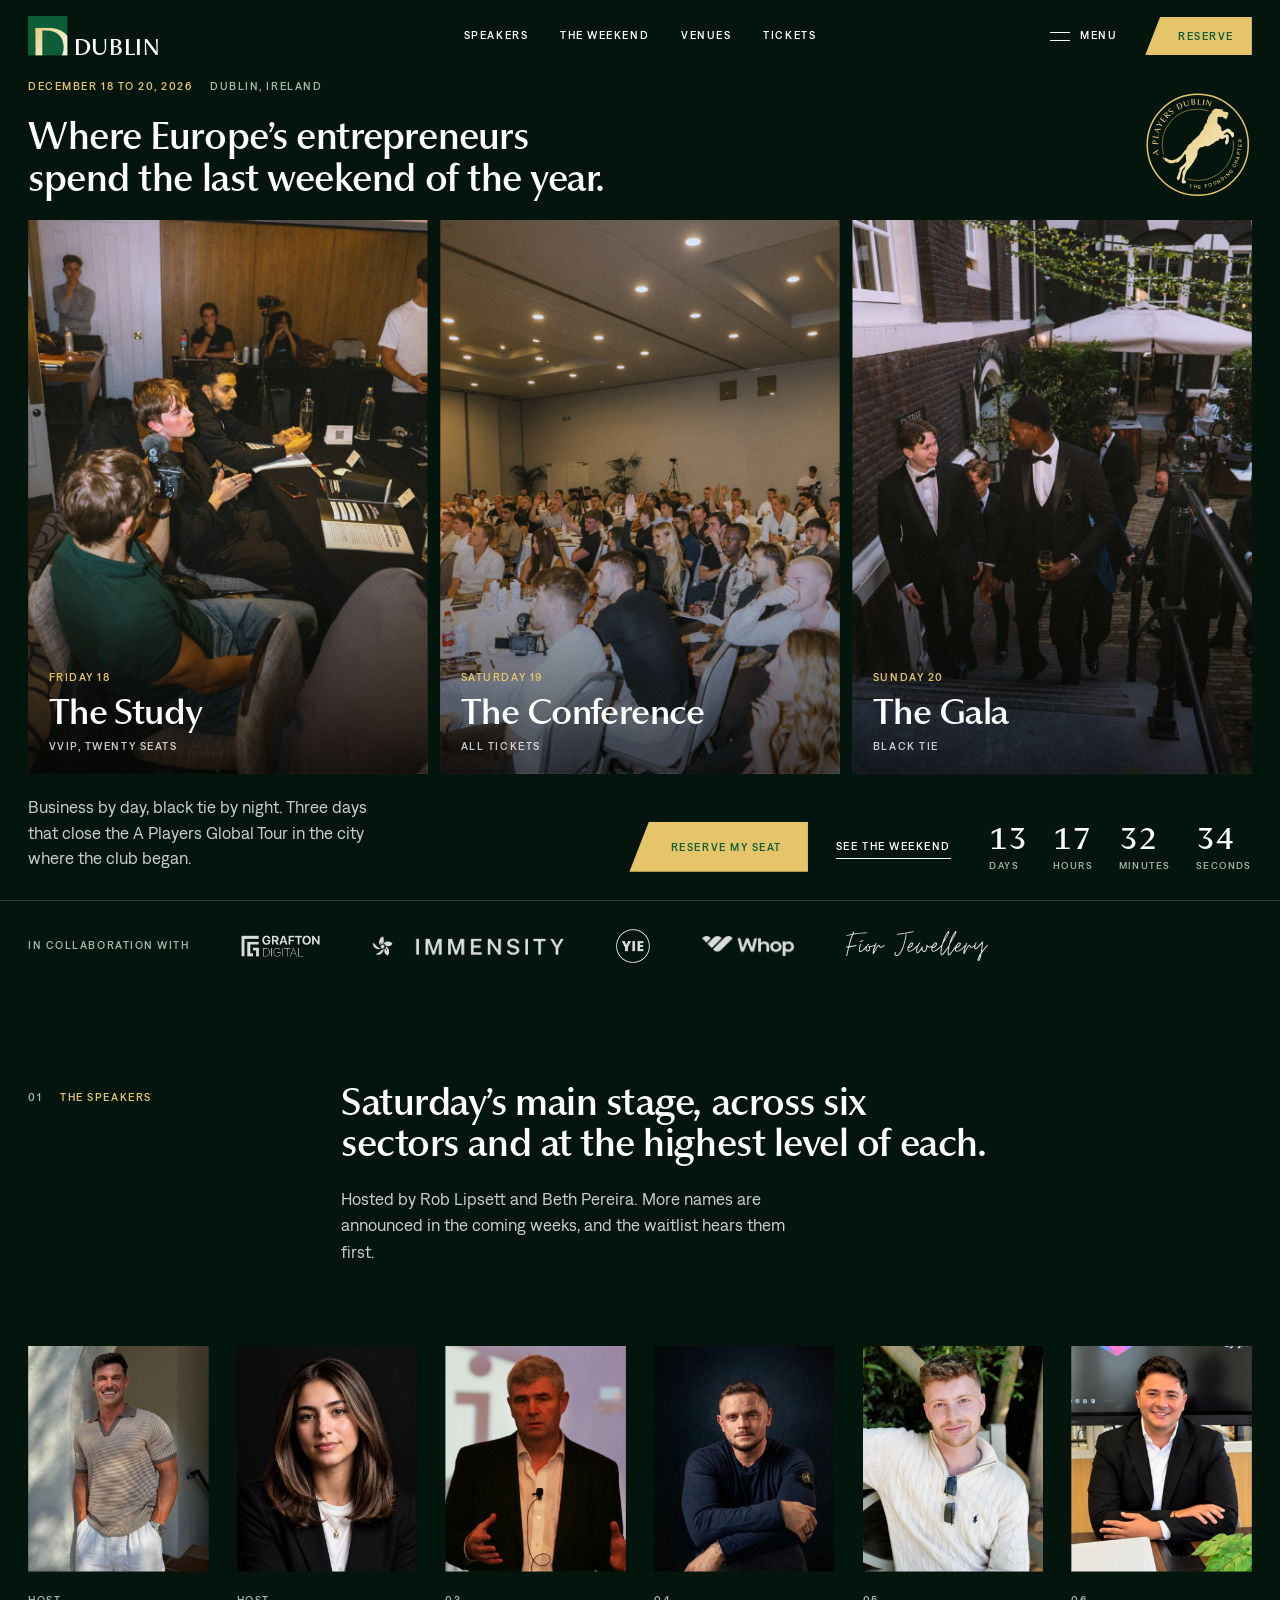
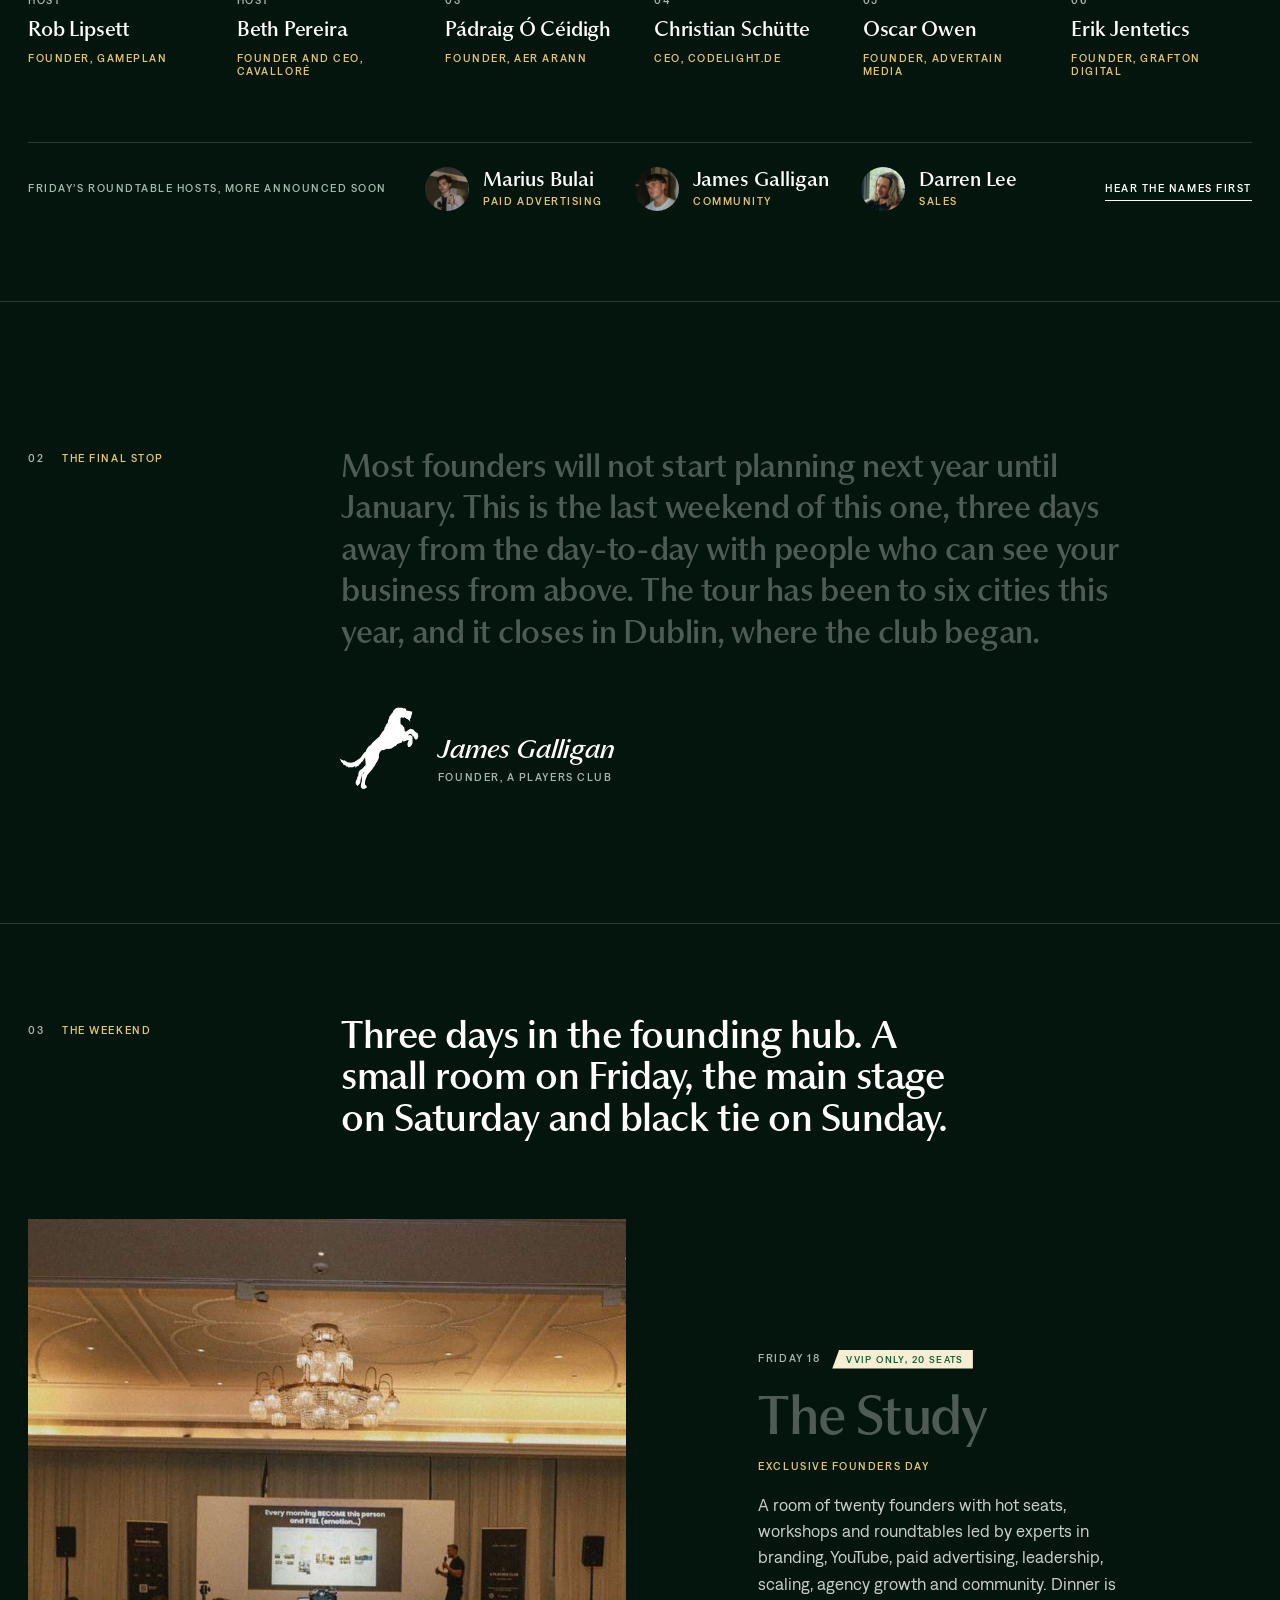
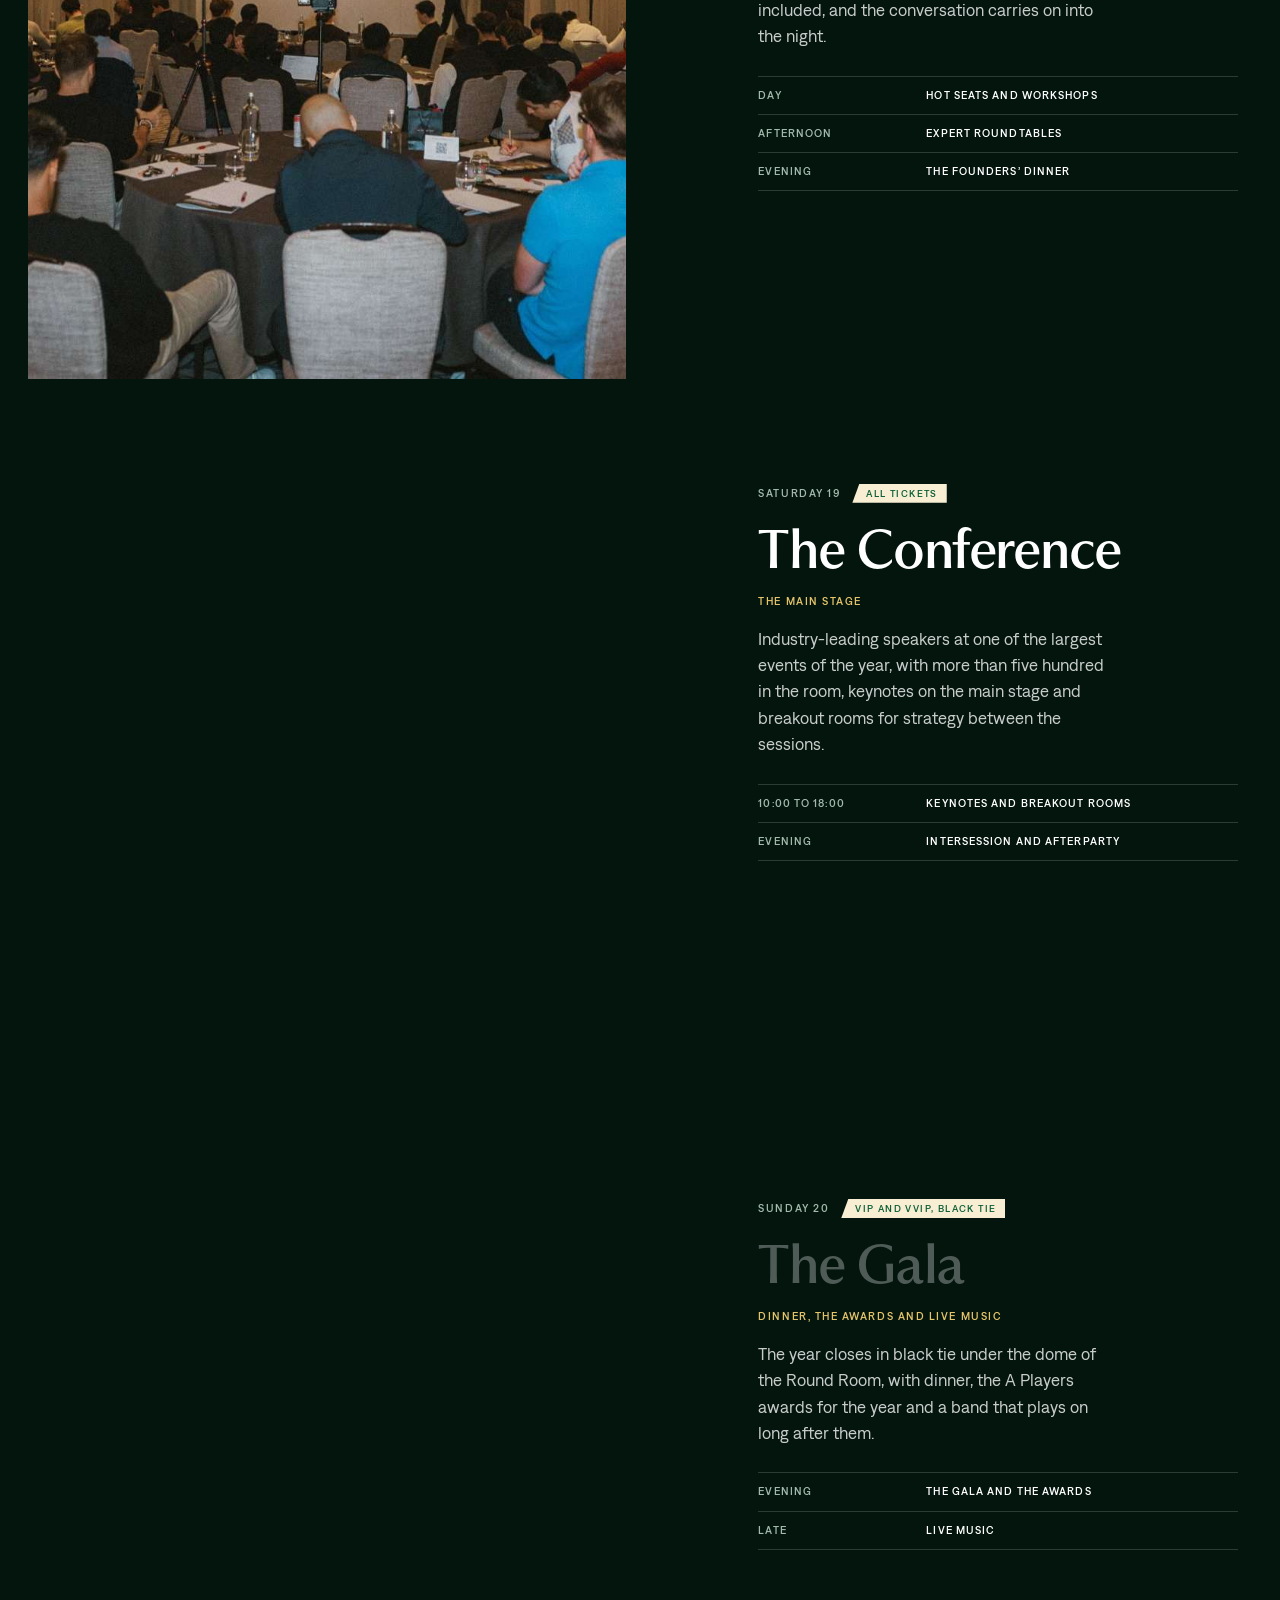
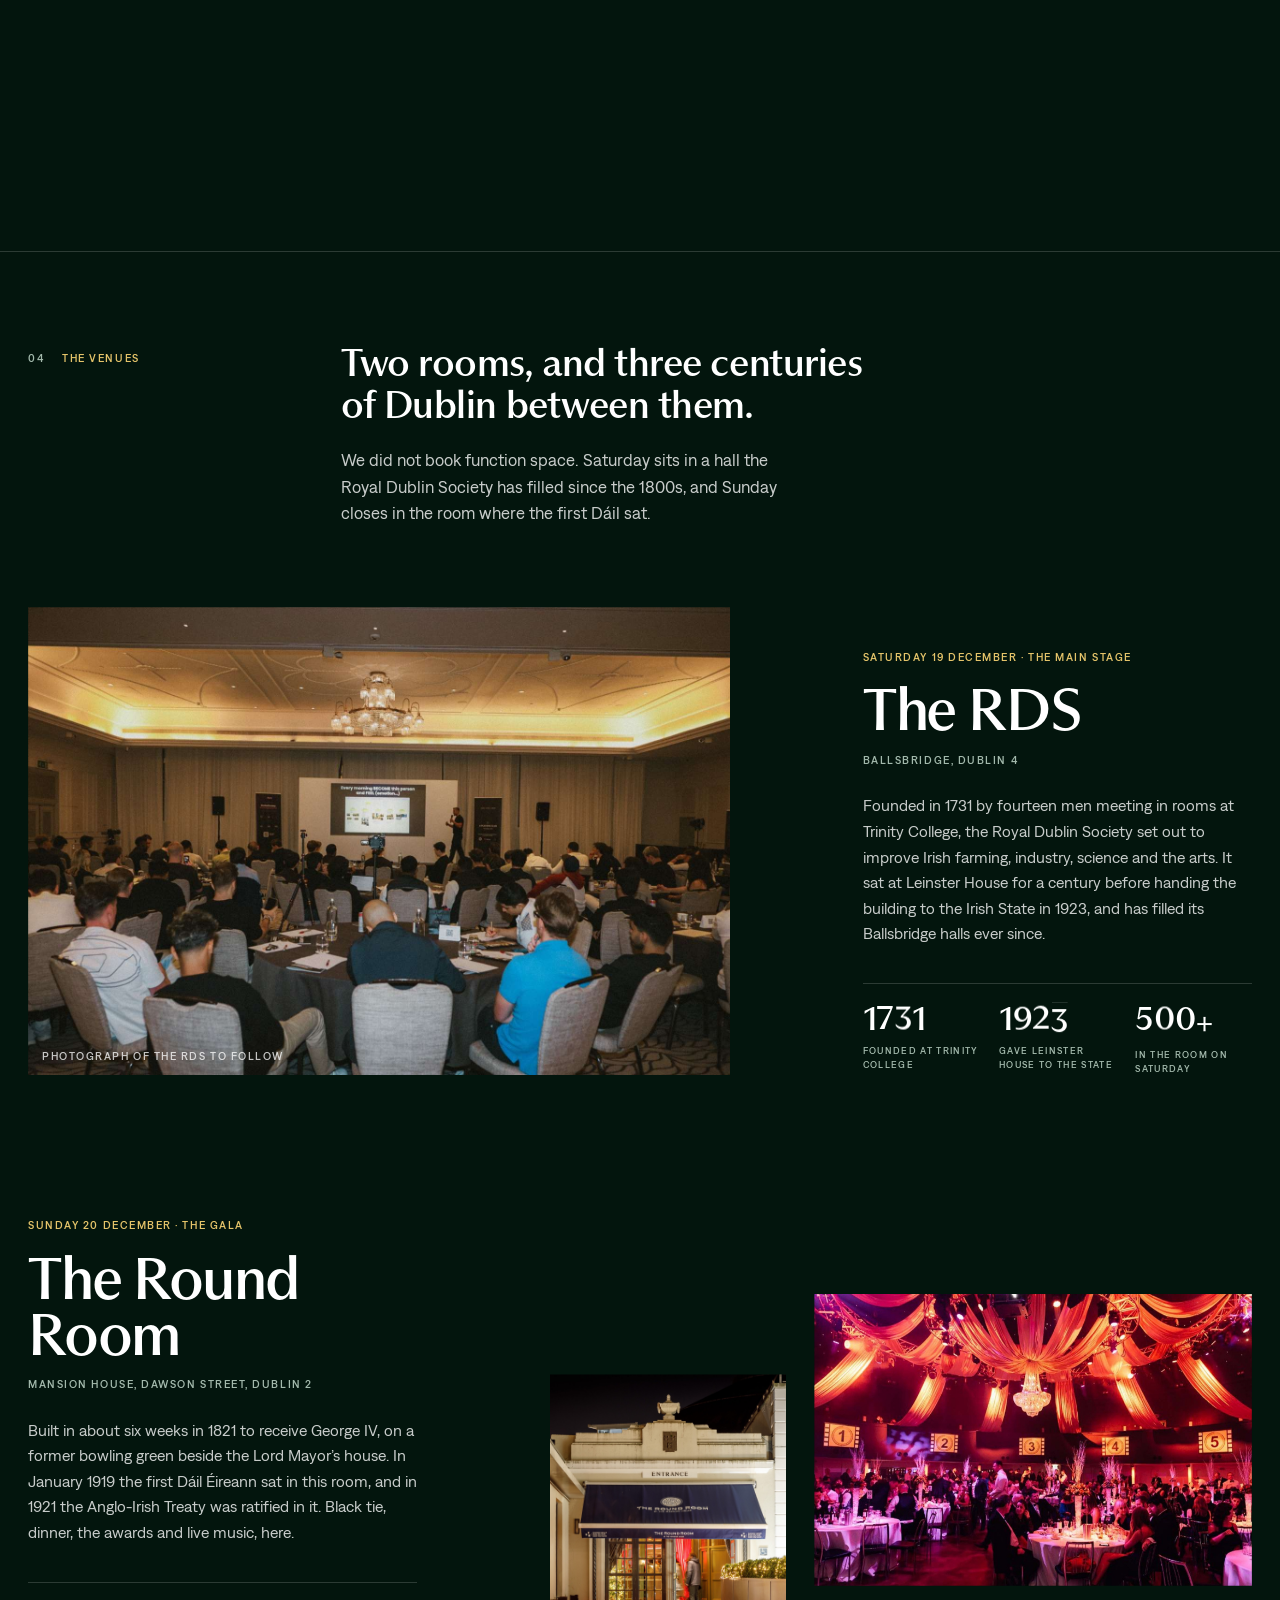
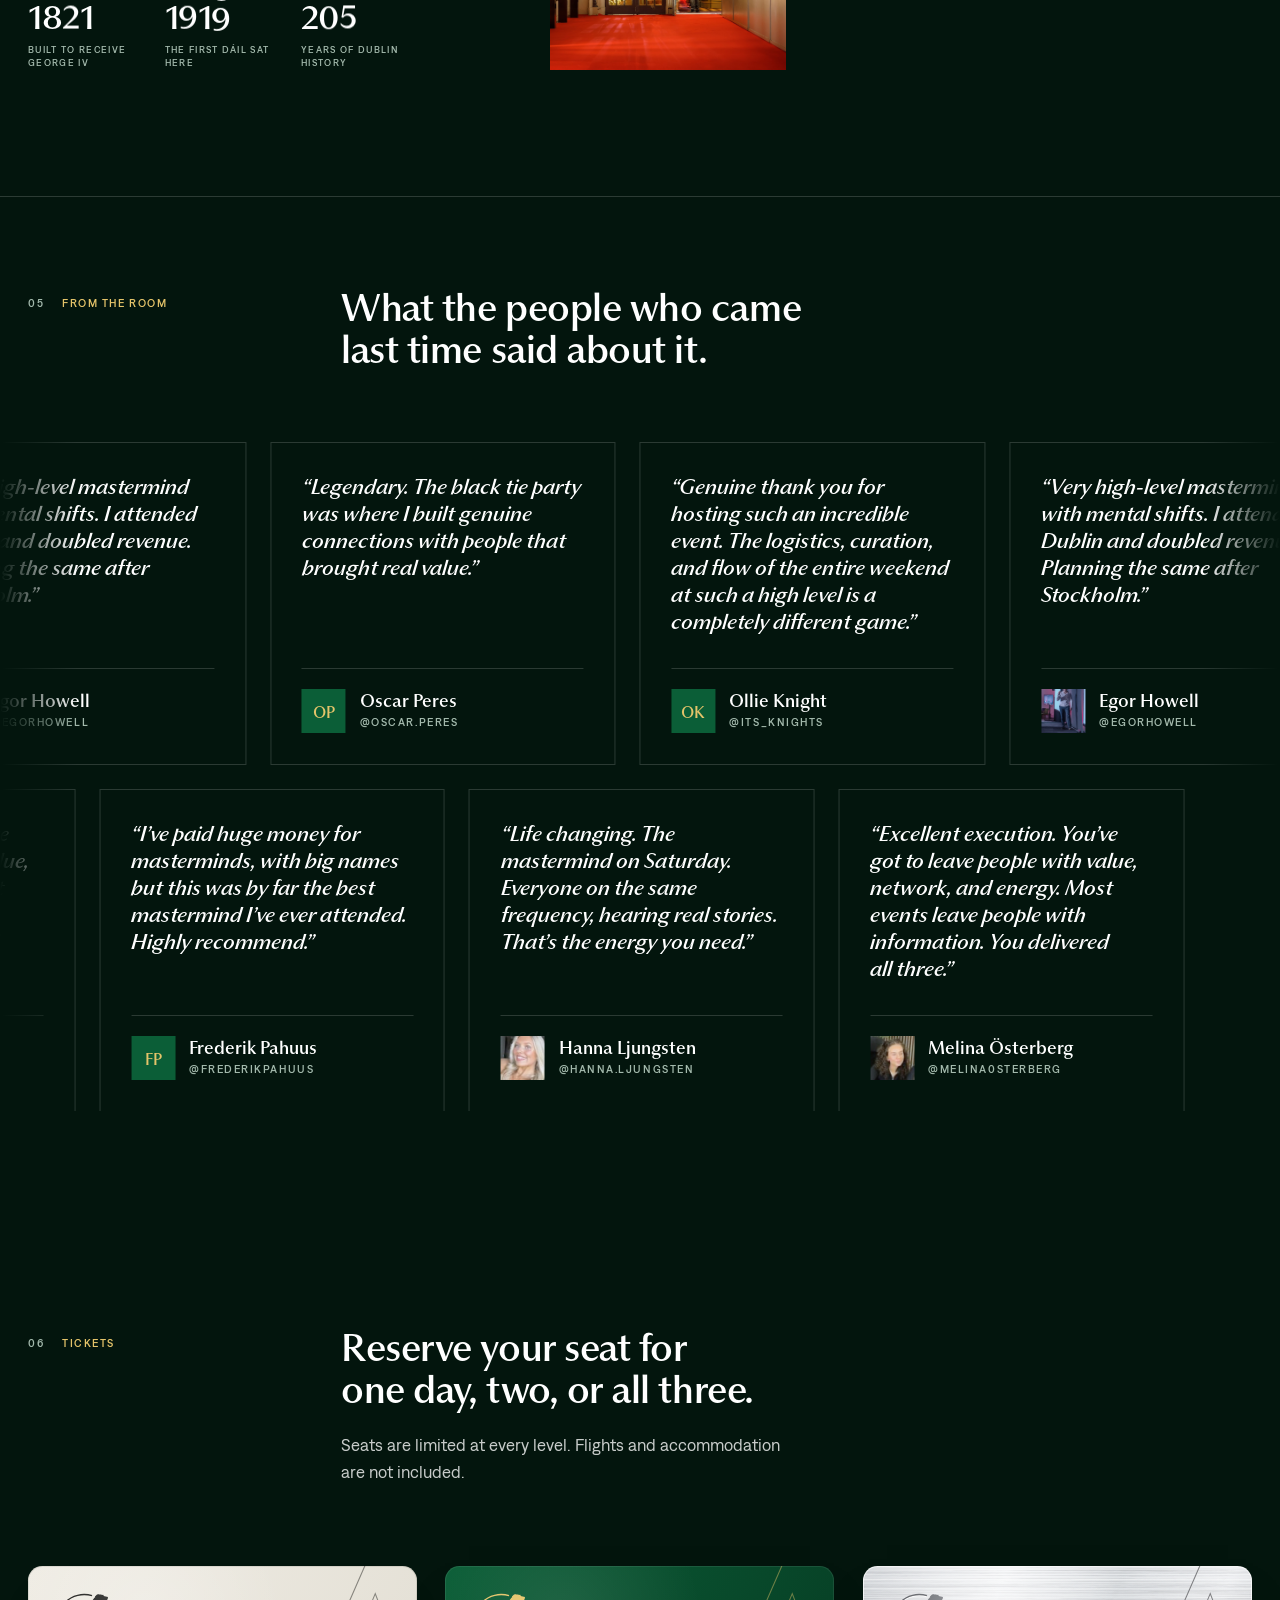
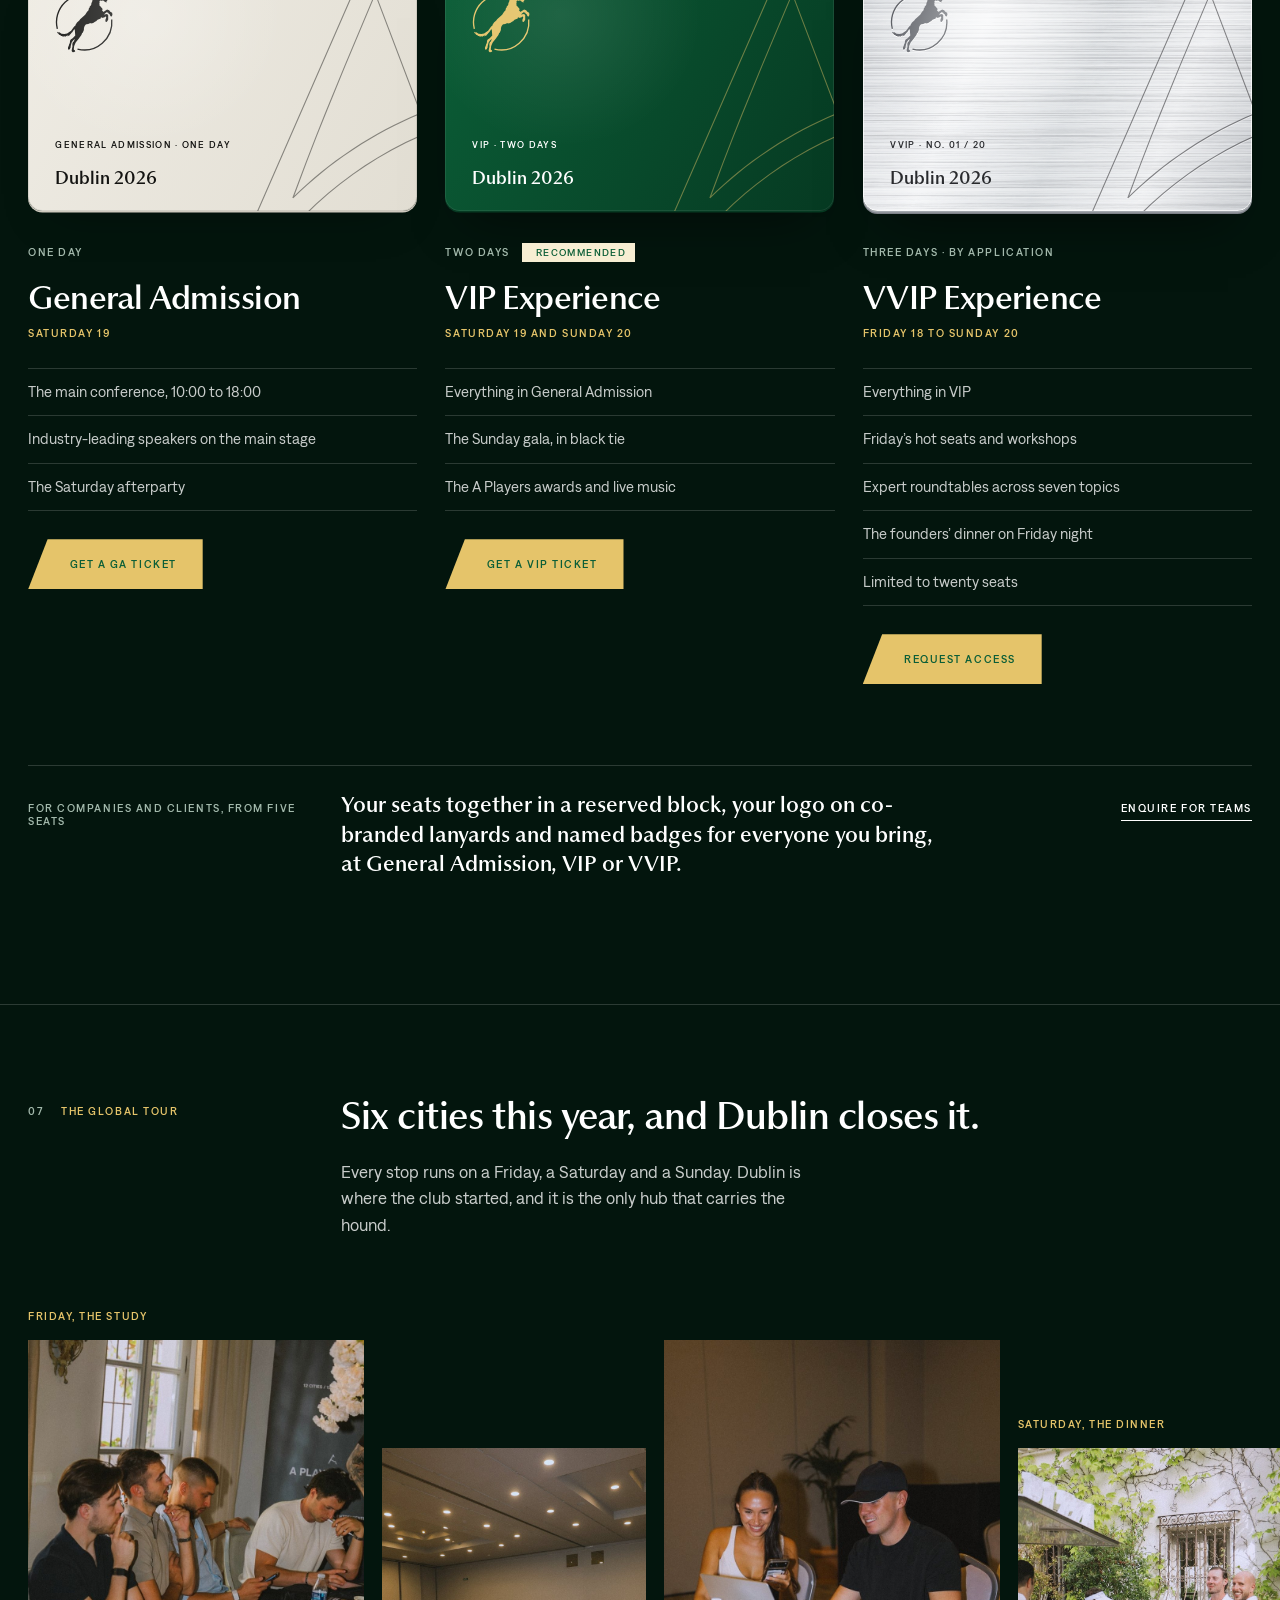
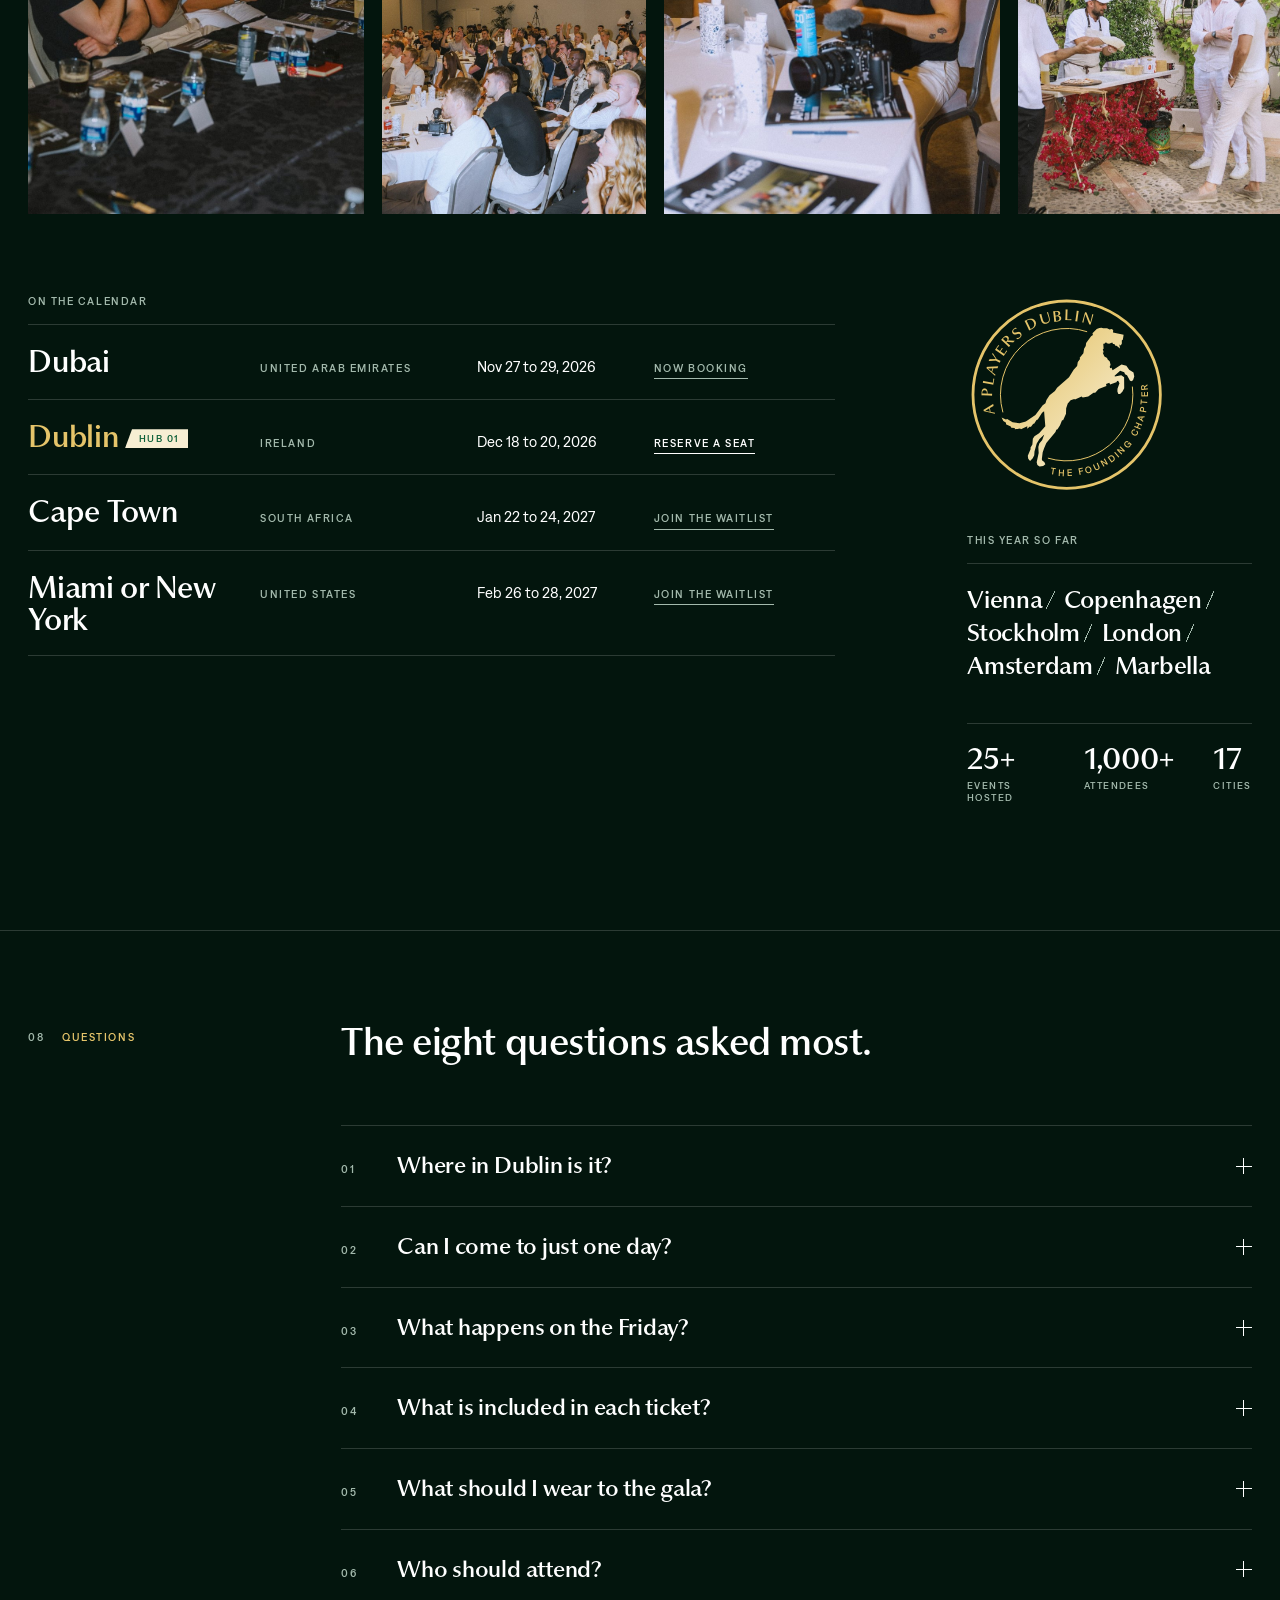
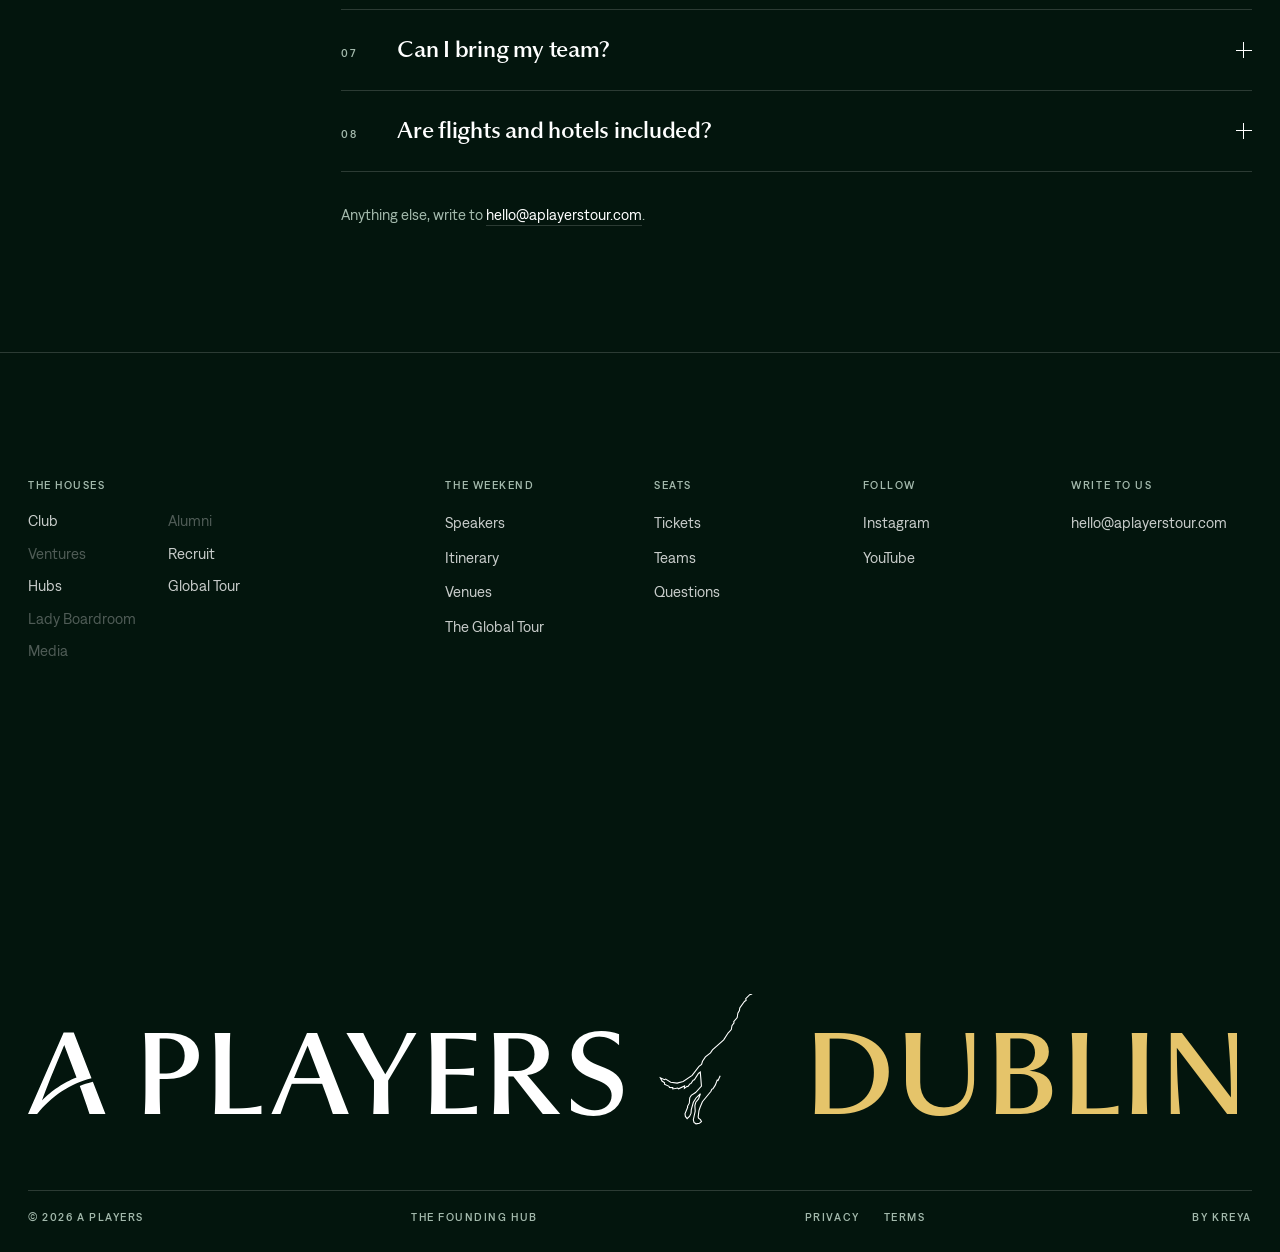
<file: index.html>
<!doctype html>
<html lang="en">
<head>
  <meta charset="utf-8" />
  <meta name="viewport" content="width=device-width, initial-scale=1" />
  <title>A Players Dublin · December 18 to 20, 2026</title>
  <meta name="description" content="A Players Global Tour, Dublin. An exclusive founders day on Friday, the main stage on Saturday and the black-tie gala on Sunday. December 18 to 20, 2026." />
  <meta name="theme-color" content="#03150D" />
  <meta property="og:title" content="A Players Dublin · December 18 to 20, 2026" />
  <meta property="og:description" content="Where Europe’s entrepreneurs spend the last weekend of the year. Business by day, black tie by night." />
  <meta property="og:type" content="website" />
  <link rel="preload" href="/fonts/museum-Regular.otf" as="font" type="font/otf" crossorigin />
  <link rel="preload" href="/fonts/denim-Medium.woff2" as="font" type="font/woff2" crossorigin />
  <link rel="icon" href="/favicon.ico?v=d3" sizes="any" />
  <link rel="icon" href="/favicon.svg?v=d3" type="image/svg+xml" />
  <link rel="apple-touch-icon" href="/apple-touch-icon.png?v=d3" />
  <!-- The live site's tracking, unchanged: Google Tag Manager and the A Players script load only on aplayersdublin.com, so
       previews never count as visits; the dataLayer helper (GTDL) runs everywhere because the forms call it. -->
  <script>
  if (/(^|\.)aplayersdublin\.com$/.test(location.hostname)) {
(function(w,d,s,l,i){w[l]=w[l]||[];w[l].push({'gtm.start':
new Date().getTime(),event:'gtm.js'});var f=d.getElementsByTagName(s)[0],
j=d.createElement(s),dl=l!='dataLayer'?'&l='+l:'';j.async=true;j.src=
'https://www.googletagmanager.com/gtm.js?id='+i+dl;f.parentNode.insertBefore(j,f);
})(window,document,'script','dataLayer','GTM-WL5TT2WF');
  (function(){ var s=document.createElement('script'); s.src='https://go.theaplayersclub.com/api/js/latest.js'; document.head.appendChild(s); })();
  }
  </script>
  <script>

  /* Every browser tag lives in GTM-WL5TT2WF. This file only pushes named
     events onto window.dataLayer; it never calls a vendor directly. */
  window.dataLayer = window.dataLayer || [];
  window.GTDL = (function () {
    var CITY = "dublin";
    var ID = "343bdc46-d940-4ce1-9dfb-e7068a5d6aea";
    var seen = {};
    function first(key) {
      if (seen[key]) return false;
      seen[key] = true;
      try {
        if (localStorage.getItem("gt_dl_" + key)) return false;
        localStorage.setItem("gt_dl_" + key, String(Date.now()));
      } catch (e) {}
      return true;
    }
    function push(name, fields) {
      var out = { event: name, event_city: CITY, event_id: ID };
      Object.keys(fields || {}).forEach(function (k) {
        var v = fields[k];
        if (v !== undefined && v !== null && v !== "") out[k] = v;
      });
      window.dataLayer.push(out);
      try { console.log("[dataLayer] " + name, JSON.stringify(out)); } catch (e) {}
      return out;
    }
    /* once per visitor, for the steps that are a milestone rather than an action */
    function once(name, fields) { return first(name) ? push(name, fields) : null; }
    /* once per key, for purchases: a refresh must not count twice */
    function onceFor(key, name, fields) { return first(name + ":" + key) ? push(name, fields) : null; }
    return { push: push, once: once, onceFor: onceFor, city: CITY, id: ID };
  })();
  document.addEventListener("DOMContentLoaded", function () {
    ["co-form", "tm-form", "vv-form"].forEach(function (id) {
      var f = document.getElementById(id);
      if (!f) return;
      var fire = function () { GTDL.once("event_form_start"); };
      f.addEventListener("focusin", fire);
      f.addEventListener("input", fire);
    });
  });
  </script>
  <script type="module" crossorigin src="/assets/main-C-PievPr.js"></script>
  <link rel="stylesheet" crossorigin href="/assets/main-HQrQuZ3r.css">
</head>
<body class="is-loading">
<noscript><iframe src="https://www.googletagmanager.com/ns.html?id=GTM-WL5TT2WF" height="0" width="0" style="display:none;visibility:hidden"></iframe></noscript>

  <header class="nav">
    <a class="nav__logo nav__logo--chapter" href="#top" aria-label="A Players Dublin, back to top" data-chapter></a>
    <nav class="nav__links label" aria-label="Dublin">
      <a href="#speakers">Speakers</a>
      <a href="#weekend">The weekend</a>
      <a href="#venues">Venues</a>
      <a href="#tickets">Tickets</a>
    </nav>
    <div class="nav__right">
      <button class="nav__menu label" type="button" aria-expanded="false" aria-controls="menu">
        <span class="nav__menu-icon" aria-hidden="true"><i></i><i></i></span>
        <span data-menu-label>Menu</span>
      </button>
      <a class="btn" href="#tickets">Reserve</a>
    </div>
  </header>

  <div class="menu" id="menu" aria-hidden="true" inert>
    <nav class="menu__run" aria-label="The houses of A Players"></nav>
    <div class="menu__peek" aria-hidden="true"></div>
    <div class="menu__foot label">
      <p class="menu__note"><span data-menu-status></span><span data-menu-note>The houses of A Players</span></p>
      <a href="https://www.instagram.com/aplayerstour/" target="_blank" rel="noopener">Instagram</a>
    </div>
  </div>

  <main id="top">

    <section class="hero" data-ground="navy">
      <div class="hero__text hero__text--top">
        <p class="label hero__label" data-rise>December 18 to 20, 2026 <span class="hero__where">Dublin, Ireland</span></p>
        <h1 class="hero__title" data-lines>Where Europe&rsquo;s entrepreneurs spend the last weekend of the year.</h1>
      </div>
      <div class="hero__stage">
        <div class="reel" data-reel>
          <div class="reel__slides" data-slides role="img" aria-label="Photographs from the tour: the gala balcony, a roundtable, the main stage, the gala dinner and the Round Room">
            <img src="/media/dublin/gala-balcony.jpg" alt="" />
            <img src="/media/dublin/roundtable.jpg" alt="" />
            <img src="/media/dublin/london-mastermind.jpg" alt="" />
            <img src="/media/dublin/gala-dinner.jpg" alt="" />
            <img src="/media/dublin/round-room-gala.jpg" alt="" />
            <img src="/media/dublin/tour-street.jpg" alt="" />
          </div>
          <span class="label reel__cap" data-slide-cap>The gala, last year</span>
          <button class="reel__toggle" type="button" aria-label="Pause the photographs" data-reel-toggle>
            <svg viewBox="0 0 16 16" class="i-pause" aria-hidden="true"><rect x="3.5" y="2.5" width="3" height="11" rx=".5"/><rect x="9.5" y="2.5" width="3" height="11" rx=".5"/></svg>
            <svg viewBox="0 0 16 16" class="i-play" aria-hidden="true"><path d="M4.5 2.5 13.5 8 4.5 13.5Z" stroke-linejoin="round"/></svg>
          </button>
          <span class="reel__bar" aria-hidden="true"><i data-reel-bar></i></span>
        </div>
        <div class="hero__seal" data-seal="full" role="img" aria-label="The seal of A Players Dublin, the founding hub"></div>
      </div>
      <div class="hero__text hero__text--foot">
        <p class="hero__sub" data-rise>Business by day, black tie by night. Three days that close the A Players Global Tour in the city where the club began.</p>
        <div class="hero__actions" data-rise>
          <a class="btn btn--lg" href="#tickets">Reserve my seat</a>
          <a class="link label" href="#weekend">See the weekend</a>
        </div>
        <dl class="figs figs--clock" data-rise data-clock aria-label="Time until the doors open">
          <div><dt class="label">Days</dt><dd data-clock-d>00</dd></div>
          <div><dt class="label">Hours</dt><dd data-clock-h>00</dd></div>
          <div><dt class="label">Minutes</dt><dd data-clock-m>00</dd></div>
          <div><dt class="label">Seconds</dt><dd data-clock-s>00</dd></div>
        </dl>
      </div>
    </section>

    <section class="partners" data-ground="navy" aria-labelledby="partners-label">
      <p class="label partners__label" id="partners-label">In collaboration with</p>
      <ul class="partners__row">
        <li><img src="/media/dublin/e07.png" alt="Partner" /></li>
        <li><img src="/media/dublin/e08.png" alt="Partner" /></li>
        <li><img src="/media/dublin/e09.png" alt="Partner" /></li>
        <li><img src="/media/dublin/e10.png" alt="Partner" /></li>
        <li><img src="/media/dublin/fior-white.svg" alt="F&iacute;or Jewellery" /></li>
      </ul>
    </section>

    <section class="board" id="speakers" data-ground="navy" aria-labelledby="board-title">
      <header class="board__head">
        <p class="label sec-label"><span>01</span>The speakers</p>
        <div>
          <h2 class="sec-title" id="board-title">Saturday&rsquo;s main stage, across six sectors and at the highest level of each.</h2>
          <p class="board__lede">Hosted by Rob Lipsett and Beth Pereira. More names are announced in the coming weeks, and the waitlist hears them first.</p>
        </div>
      </header>
      <ol class="board__list board__list--six">
        <li class="adv"><div class="adv__photo"><img src="/media/dublin/e01.jpg" alt="Rob Lipsett" loading="lazy" /></div><p class="label adv__no">Host</p><h3 class="adv__name">Rob Lipsett</h3><p class="label adv__role">Founder, GamePlan</p></li>
        <li class="adv"><div class="adv__photo"><img src="/media/dublin/e02.jpg" alt="Beth Pereira" loading="lazy" /></div><p class="label adv__no">Host</p><h3 class="adv__name">Beth Pereira</h3><p class="label adv__role">Founder and CEO, Cavalloré</p></li>
        <li class="adv"><div class="adv__photo"><img src="/media/dublin/e03.jpg" alt="Pádraig Ó Céidigh speaking" loading="lazy" /></div><p class="label adv__no">03</p><h3 class="adv__name">Pádraig Ó Céidigh</h3><p class="label adv__role">Founder, Aer Arann</p></li>
        <li class="adv"><div class="adv__photo"><img src="/media/dublin/e04.jpg" alt="Christian Schütte" loading="lazy" /></div><p class="label adv__no">04</p><h3 class="adv__name">Christian Schütte</h3><p class="label adv__role">CEO, codelight.de</p></li>
        <li class="adv"><div class="adv__photo"><img src="/media/dublin/e05.jpg" alt="Oscar Owen" loading="lazy" /></div><p class="label adv__no">05</p><h3 class="adv__name">Oscar Owen</h3><p class="label adv__role">Founder, Advertain Media</p></li>
        <li class="adv"><div class="adv__photo"><img src="/media/dublin/e06.jpg" alt="Erik Jentetics" loading="lazy" /></div><p class="label adv__no">06</p><h3 class="adv__name">Erik Jentetics</h3><p class="label adv__role">Founder, Grafton Digital</p></li>
      </ol>
      <div class="hosts">
        <p class="label hosts__label">Friday&rsquo;s roundtable hosts, more announced soon</p>
        <ul class="hosts__list">
          <li><img src="/media/dublin/e11.jpg" alt="" /><span><span class="hosts__name">Marius Bulai</span><span class="label">Paid advertising</span></span></li>
          <li><img src="/media/dublin/e12.jpg" alt="" /><span><span class="hosts__name">James Galligan</span><span class="label">Community</span></span></li>
          <li><img src="/media/dublin/darren-lee.jpg" alt="" /><span><span class="hosts__name">Darren Lee</span><span class="label">Sales</span></span></li>
        </ul>
        <a class="link label" href="#tickets">Hear the names first</a>
      </div>
    </section>

    <section class="note" id="story" data-ground="navy" aria-labelledby="note-label">
      <p class="label note__label" id="note-label"><span>02</span>The final stop</p>
      <div class="note__body">
        <p class="note__text" data-words>Most founders will not start planning next year until January. This is the last weekend of this one, three days away from the day-to-day with people who can see your business from above. The tour has been to six cities this year, and it closes in Dublin, where the club began.</p>
        <div class="note__sign">
          <span class="note__hound" data-hound aria-hidden="true"></span>
          <p><span class="note__name">James Galligan</span><span class="label note__role">Founder, A Players Club</span></p>
        </div>
      </div>
    </section>

    <section class="layers" id="weekend" data-ground="white" aria-labelledby="layers-title">
      <header class="layers__head">
        <p class="label sec-label"><span>03</span>The weekend</p>
        <h2 class="sec-title" id="layers-title">Three days in the founding hub. A small room on Friday, the main stage on Saturday and black tie on Sunday.</h2>
      </header>
      <div class="layers__grid">
        <div class="layers__frame" data-layers-frame aria-hidden="true"></div>
        <ol class="layers__list">
          <li class="layer" data-layer>
            <img class="layer__img" src="/media/dublin/roundtable.jpg" alt="Founders around a table during a roundtable" loading="lazy" />
            <p class="label layer__no">Friday 18 <span class="tag">VVIP only, 20 seats</span></p>
            <h3 class="layer__term">The Study</h3>
            <p class="label layer__sub">Exclusive Founders Day</p>
            <p class="layer__text">A room of twenty founders with hot seats, workshops and roundtables led by experts in branding, YouTube, paid advertising, leadership, scaling, agency growth and community. Dinner is included, and the conversation carries on into the night.</p>
            <ul class="layer__runs label"><li><b>Day</b>Hot seats and workshops</li><li><b>Afternoon</b>Expert roundtables</li><li><b>Evening</b>The founders&rsquo; dinner</li></ul>
          </li>
          <li class="layer" data-layer>
            <img class="layer__img" src="/media/dublin/london-mastermind.jpg" alt="A full conference room facing the stage" loading="lazy" />
            <p class="label layer__no">Saturday 19 <span class="tag">All tickets</span></p>
            <h3 class="layer__term">The Conference</h3>
            <p class="label layer__sub">The main stage</p>
            <p class="layer__text">Industry-leading speakers at one of the largest events of the year, with more than five hundred in the room, keynotes on the main stage and breakout rooms for strategy between the sessions.</p>
            <ul class="layer__runs label"><li><b>10:00 to 18:00</b>Keynotes and breakout rooms</li><li><b>Evening</b>Intersession and afterparty</li></ul>
          </li>
          <li class="layer" data-layer>
            <img class="layer__img" src="/media/dublin/gala-dinner.jpg" alt="Guests in black tie at a candlelit gala dinner" loading="lazy" />
            <p class="label layer__no">Sunday 20 <span class="tag">VIP and VVIP, black tie</span></p>
            <h3 class="layer__term">The Gala</h3>
            <p class="label layer__sub">Dinner, the awards and live music</p>
            <p class="layer__text">The year closes in black tie under the dome of the Round Room, with dinner, the A Players awards for the year and a band that plays on long after them.</p>
            <ul class="layer__runs label"><li><b>Evening</b>The gala and the awards</li><li><b>Late</b>Live music</li></ul>
          </li>
        </ol>
      </div>
    </section>

    <section class="venues" id="venues" data-ground="navy" aria-labelledby="venues-title">
      <header class="board__head">
        <p class="label sec-label"><span>04</span>The venues</p>
        <div>
          <h2 class="sec-title" id="venues-title">Two rooms, and three centuries of Dublin between them.</h2>
          <p class="board__lede">We did not book function space. Saturday sits in a hall the Royal Dublin Society has filled since the 1800s, and Sunday closes in the room where the first Dáil sat.</p>
        </div>
      </header>

      <article class="venue" data-venue>
        <div class="venue__photos">
          <figure class="venue__main"><img src="/media/dublin/london-mastermind.jpg" alt="A conference hall set for the main stage" loading="lazy" /><figcaption class="label">Photograph of the RDS to follow</figcaption></figure>
        </div>
        <div class="venue__body">
          <p class="label venue__when">Saturday 19 December · The main stage</p>
          <h3 class="venue__name">The RDS</h3>
          <p class="label venue__addr">Ballsbridge, Dublin 4</p>
          <p class="venue__text">Founded in 1731 by fourteen men meeting in rooms at Trinity College, the Royal Dublin Society set out to improve Irish farming, industry, science and the arts. It sat at Leinster House for a century before handing the building to the Irish State in 1923, and has filled its Ballsbridge halls ever since.</p>
          <dl class="venue__figs">
            <div><dt class="label">Founded at Trinity College</dt><dd><b data-count="1731" data-from="1000" data-plain>1731</b></dd></div>
            <div><dt class="label">Gave Leinster House to the State</dt><dd><b data-count="1923" data-from="1000" data-plain>1923</b></dd></div>
            <div><dt class="label">In the room on Saturday</dt><dd><b data-count="500" data-from="100" data-plain>500</b>+</dd></div>
          </dl>
        </div>
      </article>

      <article class="venue venue--flip" data-venue>
        <div class="venue__photos">
          <figure class="venue__side"><img src="/media/dublin/round-room-entrance.jpg" alt="The red carpet at the Mansion House on Dawson Street" loading="lazy" /></figure>
          <figure class="venue__main"><img src="/media/dublin/round-room-gala.jpg" alt="The Round Room dressed for a gala, under red drapes" loading="lazy" /></figure>
        </div>
        <div class="venue__body">
          <p class="label venue__when">Sunday 20 December · The gala</p>
          <h3 class="venue__name">The Round Room</h3>
          <p class="label venue__addr">Mansion House, Dawson Street, Dublin 2</p>
          <p class="venue__text">Built in about six weeks in 1821 to receive George IV, on a former bowling green beside the Lord Mayor&rsquo;s house. In January 1919 the first Dáil Éireann sat in this room, and in 1921 the Anglo-Irish Treaty was ratified in it. Black tie, dinner, the awards and live music, here.</p>
          <dl class="venue__figs">
            <div><dt class="label">Built to receive George IV</dt><dd><b data-count="1821" data-from="1000" data-plain>1821</b></dd></div>
            <div><dt class="label">The first Dáil sat here</dt><dd><b data-count="1919" data-from="1000" data-plain>1919</b></dd></div>
            <div><dt class="label">Years of Dublin history</dt><dd><b data-count="205" data-from="100" data-plain>205</b></dd></div>
          </dl>
        </div>
      </article>
    </section>

    <section class="wins" id="said" data-ground="navy" aria-labelledby="wins-title">
      <header class="wins__head">
        <p class="label sec-label"><span>05</span>From the room</p>
        <div>
          <h2 class="sec-title" id="wins-title">What the people who came last time said about it.</h2>
        </div>
      </header>
      <div class="wins__wall" data-wins></div>
    </section>

    <section class="tickets" id="tickets" data-ground="white" aria-labelledby="tickets-title">
      <header class="board__head">
        <p class="label sec-label"><span>06</span>Tickets</p>
        <div>
          <h2 class="sec-title" id="tickets-title">Reserve your seat for one day, two, or all three.</h2>
          <p class="board__lede">Seats are limited at every level. Flights and accommodation are not included.</p>
        </div>
      </header>
      <ol class="tix">
        <li class="tik">
          <div class="tik__card tik__card--ga" data-tcard="ga" aria-hidden="true"></div>
          <p class="label tik__days">One day</p>
          <h3 class="tik__name">General Admission</h3>
          <p class="label tik__when">Saturday 19</p>
          <ul class="tik__list"><li>The main conference, 10:00 to 18:00</li><li>Industry-leading speakers on the main stage</li><li>The Saturday afterparty</li></ul>
          <button class="btn btn--lg tik__btn" type="button" data-checkout="GA">Get a GA ticket</button>
        </li>
        <li class="tik tik--rec">
          <div class="tik__card tik__card--vip" data-tcard="vip" aria-hidden="true"></div>
          <p class="label tik__days">Two days <span class="tag">Recommended</span></p>
          <h3 class="tik__name">VIP Experience</h3>
          <p class="label tik__when">Saturday 19 and Sunday 20</p>
          <ul class="tik__list"><li>Everything in General Admission</li><li>The Sunday gala, in black tie</li><li>The A Players awards and live music</li></ul>
          <button class="btn btn--lg tik__btn" type="button" data-checkout="VIP">Get a VIP ticket</button>
        </li>
        <li class="tik tik--vvip">
          <div class="tik__card tik__card--vvip" data-tcard="vvip" aria-hidden="true"></div>
          <p class="label tik__days">Three days · By application</p>
          <h3 class="tik__name">VVIP Experience</h3>
          <p class="label tik__when">Friday 18 to Sunday 20</p>
          <ul class="tik__list"><li>Everything in VIP</li><li>Friday&rsquo;s hot seats and workshops</li><li>Expert roundtables across seven topics</li><li>The founders&rsquo; dinner on Friday night</li><li>Limited to twenty seats</li></ul>
          <button class="btn btn--lg tik__btn" type="button" data-vvip>Request access</button>
        </li>
      </ol>
      <div class="team">
        <p class="label team__label">For companies and clients, from five seats</p>
        <p class="team__text">Your seats together in a reserved block, your logo on co-branded lanyards and named badges for everyone you bring, at General Admission, VIP or VVIP.</p>
        <button class="link label" type="button" data-team>Enquire for teams</button>
      </div>
    </section>

    <section class="events tour" id="tour" data-ground="navy" aria-labelledby="events-title">
      <header class="events__head">
        <p class="label sec-label"><span>07</span>The Global Tour</p>
        <div>
          <h2 class="sec-title" id="events-title">Six cities this year, and Dublin closes it.</h2>
          <p class="events__lede">Every stop runs on a Friday, a Saturday and a Sunday. Dublin is where the club started, and it is the only hub that carries the hound.</p>
        </div>
      </header>

      <div class="strip" data-strip>
        <div class="strip__track" data-strip-track>
          <figure data-group="afternoon" class="strip__fig"><figcaption class="label">Friday, the study</figcaption><div class="strip__frame"><img src="/media/events/roundtable-day.jpg" alt="Founders around a table during an afternoon roundtable" loading="lazy" /></div></figure>
          <figure data-group="afternoon" class="strip__fig strip__fig--low"><div class="strip__frame"><img src="/media/events/conference.jpg" alt="A full room listening to a session" loading="lazy" /></div></figure>
          <figure data-group="afternoon" class="strip__fig"><div class="strip__frame"><img src="/media/events/workshop.jpg" alt="A founder filming a session at a table set with notes" loading="lazy" /></div></figure>
          <figure data-group="evening" class="strip__fig strip__fig--low"><figcaption class="label">Saturday, the dinner</figcaption><div class="strip__frame"><img src="/media/events/chef.jpg" alt="A chef preparing dinner in a villa garden" loading="lazy" /></div></figure>
          <figure data-group="evening" class="strip__fig"><div class="strip__frame"><img src="/media/events/courtyard.jpg" alt="Guests in white raising glasses in a courtyard" loading="lazy" /></div></figure>
          <figure data-group="evening" class="strip__fig strip__fig--low"><div class="strip__frame"><img src="/media/events/four-friends.jpg" alt="Four guests standing together at sunset" loading="lazy" /></div></figure>
          <figure data-group="night" class="strip__fig"><figcaption class="label">Sunday, the gala</figcaption><div class="strip__frame"><img src="/media/events/gala-gowns.jpg" alt="Guests in gowns at the gala" loading="lazy" /></div></figure>
          <figure data-group="night" class="strip__fig strip__fig--low"><div class="strip__frame"><img src="/media/events/dj-black-tie.jpg" alt="A DJ in black tie late at night" loading="lazy" /></div></figure>
        </div>
      </div>

      <div class="events__grid">
        <div class="events__next">
          <p class="label events__sub">On the calendar</p>
          <ol class="dates">
            <li class="date"><span class="date__city">Dubai</span><span class="label date__country">United Arab Emirates</span><span class="date__when">Nov 27 to 29, 2026</span><a class="label date__link date__link--quiet" href="https://aplayersdubai.com" target="_blank" rel="noopener">Now booking</a></li>
            <li class="date date--here"><span class="date__city">Dublin <span class="tag">Hub 01</span></span><span class="label date__country">Ireland</span><span class="date__when">Dec 18 to 20, 2026</span><a class="label date__link" href="#tickets">Reserve a seat</a></li>
            <li class="date"><span class="date__city">Cape Town</span><span class="label date__country">South Africa</span><span class="date__when">Jan 22 to 24, 2027</span><a class="label date__link date__link--quiet" href="https://aplayerswaitlist.com" target="_blank" rel="noopener">Join the waitlist</a></li>
            <li class="date"><span class="date__city">Miami or New York</span><span class="label date__country">United States</span><span class="date__when">Feb 26 to 28, 2027</span><a class="label date__link date__link--quiet" href="https://aplayerswaitlist.com" target="_blank" rel="noopener">Join the waitlist</a></li>
          </ol>
        </div>
        <div class="events__past">
          <div class="tour__seal" data-seal="full" role="img" aria-label="The seal of A Players Dublin, the founding hub"></div>
          <p class="label events__sub">This year so far</p>
          <p class="past" data-past>Vienna, Copenhagen, Stockholm, London, Amsterdam, Marbella</p>
          <dl class="figs">
            <div><dt class="label">Events hosted</dt><dd>25+</dd></div>
            <div><dt class="label">Attendees</dt><dd>1,000+</dd></div>
            <div><dt class="label">Cities</dt><dd>17</dd></div>
          </dl>
        </div>
      </div>
    </section>

    <section class="faq" id="faq" data-ground="navy" aria-labelledby="faq-title">
      <header class="faq__head">
        <p class="label sec-label"><span>08</span>Questions</p>
        <h2 class="sec-title" id="faq-title">The eight questions asked most.</h2>
      </header>
      <ol class="faq__list" data-faq>
        <li class="qa"><h3><button class="qa__q" type="button" aria-expanded="false"><span class="label qa__no">01</span><span class="qa__text">Where in Dublin is it?</span><i class="qa__icon" aria-hidden="true"></i></button></h3>
          <div class="qa__a" hidden><div><p>Saturday&rsquo;s main stage is at the RDS in Ballsbridge, Dublin 4. Sunday&rsquo;s gala is in the Round Room at the Mansion House on Dawson Street, Dublin 2. Friday&rsquo;s venue is shared with VVIP guests.</p></div></div></li>
        <li class="qa"><h3><button class="qa__q" type="button" aria-expanded="false"><span class="label qa__no">02</span><span class="qa__text">Can I come to just one day?</span><i class="qa__icon" aria-hidden="true"></i></button></h3>
          <div class="qa__a" hidden><div><p>Yes. Saturday&rsquo;s conference is the main day and the simplest way in. The Sunday gala and the Friday Exclusive Founders Day come with the fuller tickets.</p></div></div></li>
        <li class="qa"><h3><button class="qa__q" type="button" aria-expanded="false"><span class="label qa__no">03</span><span class="qa__text">What happens on the Friday?</span><i class="qa__icon" aria-hidden="true"></i></button></h3>
          <div class="qa__a" hidden><div><p>An exclusive founders day for twenty, running into the evening, with hot seats, workshops and roundtables led by industry experts in branding, YouTube, paid advertising, leadership, scaling, agency growth and community. Dinner is included.</p></div></div></li>
        <li class="qa"><h3><button class="qa__q" type="button" aria-expanded="false"><span class="label qa__no">04</span><span class="qa__text">What is included in each ticket?</span><i class="qa__icon" aria-hidden="true"></i></button></h3>
          <div class="qa__a" hidden><div><p>General Admission covers Saturday: the main conference from 10:00 to 18:00 and the evening afterparty. VIP adds Sunday&rsquo;s black-tie gala, the awards and live music. VVIP adds all of Friday: the hot seats, workshops, expert roundtables and the founders&rsquo; dinner. VVIP is twenty seats and goes by application.</p></div></div></li>
        <li class="qa"><h3><button class="qa__q" type="button" aria-expanded="false"><span class="label qa__no">05</span><span class="qa__text">What should I wear to the gala?</span><i class="qa__icon" aria-hidden="true"></i></button></h3>
          <div class="qa__a" hidden><div><p>Black tie. The gala is in the Round Room, with dinner, the awards and live music.</p></div></div></li>
        <li class="qa"><h3><button class="qa__q" type="button" aria-expanded="false"><span class="label qa__no">06</span><span class="qa__text">Who should attend?</span><i class="qa__icon" aria-hidden="true"></i></button></h3>
          <div class="qa__a" hidden><div><p>Founders serious about the long game, who want to be in a room with people ahead of them on the same path.</p></div></div></li>
        <li class="qa"><h3><button class="qa__q" type="button" aria-expanded="false"><span class="label qa__no">07</span><span class="qa__text">Can I bring my team?</span><i class="qa__icon" aria-hidden="true"></i></button></h3>
          <div class="qa__a" hidden><div><p>Yes. From five seats we keep your group together in a reserved block, put your logo on co-branded lanyards and print named badges for everyone you bring. Tell us whether you want General Admission, VIP or VVIP seats and we will come back within 24 hours.</p></div></div></li>
        <li class="qa"><h3><button class="qa__q" type="button" aria-expanded="false"><span class="label qa__no">08</span><span class="qa__text">Are flights and hotels included?</span><i class="qa__icon" aria-hidden="true"></i></button></h3>
          <div class="qa__a" hidden><div><p>No. Flights and accommodation are your own. Everything on the itinerary for your ticket is included.</p></div></div></li>
      </ol>
      <p class="faq__more">Anything else, write to <a href="mailto:hello@aplayerstour.com">hello@aplayerstour.com</a>.</p>
    </section>

  </main>

  <footer class="foot" id="footer" data-foot>
    <div class="foot__cta">
      <p class="foot__ask">The last weekend of the year. Be in the room.</p>
      <a class="btn btn--lg" href="#tickets">Reserve my seat</a>
    </div>
    <nav class="foot__cols" aria-label="Footer">
      <div class="foot__brand"><span class="foot__small" data-foot-seal aria-hidden="true"></span></div>
      <div class="foot__housecol">
        <p class="label">The houses</p>
        <ul data-foot-house-list></ul>
      </div>
      <div>
        <p class="label">The weekend</p>
        <ul>
          <li><a href="#speakers">Speakers</a></li>
          <li><a href="#weekend">Itinerary</a></li>
          <li><a href="#venues">Venues</a></li>
          <li><a href="#tour">The Global Tour</a></li>
        </ul>
      </div>
      <div>
        <p class="label">Seats</p>
        <ul>
          <li><a href="#tickets">Tickets</a></li>
          <li><a href="#tickets">Teams</a></li>
          <li><a href="#faq">Questions</a></li>
        </ul>
      </div>
      <div>
        <p class="label">Follow</p>
        <ul>
          <li><a href="https://www.instagram.com/aplayerstour/" target="_blank" rel="noopener">Instagram</a></li>
          <li><a href="https://www.youtube.com/@Jamesgalligann" target="_blank" rel="noopener">YouTube</a></li>
        </ul>
      </div>
      <div>
        <p class="label">Write to us</p>
        <ul><li><a href="mailto:hello@aplayerstour.com">hello<wbr>@aplayerstour.com</a></li></ul>
      </div>
    </nav>
    <div class="foot__sig" aria-hidden="true">
      <span class="foot__hound" data-foot-hound></span>
      <span class="foot__word" data-foot-lockup></span>
    </div>
    <div class="foot__base label">
      <span>&copy; 2026 A Players</span>
      <span>The founding hub</span>
      <span class="foot__legal"><a href="/privacy/">Privacy</a><a href="/terms/">Terms</a></span>
      <a class="foot__by" href="https://kreya.design" target="_blank" rel="noopener">by KREYA</a>
    </div>
  </footer>


  <!-- The ticket forms. The ids, names and hidden fields are the live site's, so public/forms.js (its scripts, unchanged)
       finds them; only the words and the styles are ours. -->
  <div class="co" id="checkout" hidden>
    <div class="co-scrim" data-co-close></div>
    <div class="co-panel" role="dialog" aria-modal="true" aria-labelledby="co-title" data-lenis-prevent>
      <button class="co-x label" type="button" data-co-close aria-label="Close">Close</button>
      <p class="label co-eyebrow">Dublin, December 18 to 20, 2026</p>
      <h2 id="co-title" class="co-title">Reserve your seat.</h2>
      <form class="co-form" id="co-form" novalidate>
        <input type="hidden" name="trakyo_id">
        <input type="hidden" name="form_name" value="GT Live Ticket">
        <input type="hidden" name="city" value="Dublin">
        <div class="co-hp" aria-hidden="true"><label for="company_website">Company website</label><input id="company_website" name="company_website" type="text" tabindex="-1" autocomplete="off"></div>
        <fieldset class="co-tiers">
          <legend class="label">Your ticket</legend>
          <label class="co-tier"><input type="radio" name="tier" id="co-tier-ga" value="GA" checked><span><b>General Admission</b><small>Saturday 19, the conference and the afterparty</small></span></label>
          <label class="co-tier"><input type="radio" name="tier" id="co-tier-vip" value="VIP"><span><b>VIP Experience</b><small>Saturday 19 and Sunday 20, with the gala</small></span></label>
        </fieldset>
        <div class="co-row">
          <label class="co-field"><span class="label">First name</span><input id="co-first" name="firstName" autocomplete="given-name" maxlength="100" required></label>
          <label class="co-field"><span class="label">Last name</span><input id="co-last" name="lastName" autocomplete="family-name" maxlength="100" required></label>
        </div>
        <label class="co-field"><span class="label">Email</span><input id="co-email" name="email" type="email" autocomplete="email" maxlength="255" required></label>
        <div class="co-field"><label class="label" for="co-phone">Phone</label>
          <div class="co-phone"><select id="co-dial" name="dial" aria-label="Country code"><option value="+353" selected>IE +353</option><option value="+44">GB +44</option><option value="+1">US +1</option><option value="+1">CA +1</option><option value="+49">DE +49</option><option value="+33">FR +33</option><option value="+31">NL +31</option><option value="+32">BE +32</option><option value="+34">ES +34</option><option value="+351">PT +351</option><option value="+39">IT +39</option><option value="+41">CH +41</option><option value="+43">AT +43</option><option value="+46">SE +46</option><option value="+45">DK +45</option><option value="+47">NO +47</option><option value="+358">FI +358</option><option value="+48">PL +48</option><option value="+971">AE +971</option><option value="+27">ZA +27</option><option value="+61">AU +61</option></select><input id="co-phone" name="phone" type="tel" inputmode="tel" autocomplete="tel-national" placeholder="85 123 4567" maxlength="20" required></div>
        </div>
        <p class="co-error" id="co-error" role="alert" hidden></p>
        <button class="btn btn--lg co-submit" id="co-submit" type="submit">Continue to checkout</button>
        <p class="co-note">Payment is taken on Whop, on the next page.</p>
      </form>
    </div>
  </div>

  <div class="co" id="team" hidden>
    <div class="co-scrim" data-tm-close></div>
    <div class="co-panel co-panel--wide" role="dialog" aria-modal="true" aria-labelledby="tm-title" data-lenis-prevent>
      <button class="co-x label" type="button" data-tm-close aria-label="Close">Close</button>
      <p class="label co-eyebrow">Dublin, December 18 to 20, 2026</p>
      <h2 id="tm-title" class="co-title">Bring your team.</h2>
      <div class="tm-grid">
        <form class="co-form" id="tm-form" novalidate>
          <div class="co-hp" aria-hidden="true"><label for="tm_website">Company website</label><input id="tm_website" name="tm_website" type="text" tabindex="-1" autocomplete="off"></div>
          <label class="co-field"><span class="label">Ticket</span>
            <select id="tm-tier" name="teamTier" class="tm-select">
              <option value="General Admission">General Admission, Saturday 19</option>
              <option value="VIP Experience" selected>VIP, Saturday 19 and Sunday 20</option>
              <option value="VVIP Experience">VVIP, all three days</option>
            </select>
          </label>
          <label class="co-field"><span class="label">Company</span><input id="tm-company" name="company" autocomplete="organization" maxlength="120" required></label>
          <div class="co-row">
            <label class="co-field"><span class="label">Your name</span><input id="tm-name" name="contactName" autocomplete="name" maxlength="120" required></label>
            <label class="co-field"><span class="label">Your role</span><input id="tm-role" name="role" autocomplete="organization-title" maxlength="80" placeholder="Founder"></label>
          </div>
          <div class="co-row">
            <label class="co-field"><span class="label">Email</span><input id="tm-email" name="email" type="email" autocomplete="email" maxlength="255" required></label>
            <label class="co-field"><span class="label">Seats</span><input id="tm-seats" name="seats" type="number" min="5" max="500" step="1" value="5" required></label>
          </div>
          <div class="co-field"><label class="label" for="tm-phone">Phone</label>
            <div class="co-phone"><select id="tm-dial" name="dial" aria-label="Country code"></select><input id="tm-phone" name="phone" type="tel" inputmode="tel" autocomplete="tel-national" placeholder="85 123 4567" maxlength="20" required></div>
          </div>
          <div class="co-field">
            <span class="label">Company logo</span>
            <label class="tm-drop" id="tm-drop" for="tm-logo"><b>Upload your logo</b><small>PNG, JPG or SVG, or drop it here</small></label>
            <input id="tm-logo" name="logo" type="file" accept="image/png,image/jpeg,image/svg+xml,image/webp" hidden>
          </div>
          <div class="tm-colour"><label class="label" for="tm-colour">Brand color</label><input id="tm-colour" type="color" value="#E5C46A"></div>
          <label class="co-field"><span class="label">Anything else (optional)</span><textarea id="tm-notes" name="notes" rows="3" maxlength="1000" placeholder="Who is coming, dietary needs, travel dates."></textarea></label>
          <p class="co-error" id="tm-error" role="alert" hidden></p>
          <button class="btn btn--lg co-submit" id="tm-submit" type="submit">Request team seats</button>
          <p class="co-note">We reply within 24 hours with seats and pricing.</p>
        </form>
        <div class="tm-preview" aria-hidden="true">
          <div class="lan-strap"></div>
          <div class="lan">
            <div class="lan-top">
              <div class="lan-a"><svg viewBox="0 0 1000 800" aria-hidden="true"><path fill="currentColor" d="M0 800A1000 1000 0 0 1 400 0H600A1000 1000 0 0 1 1000 800H740A480 480 0 0 0 500 384.31A480 480 0 0 0 260 800Z"/></svg></div>
              <div class="lan-b" id="tm-logo-slot"><span>Your logo</span></div>
            </div>
            <div class="lan-body">
              <span class="lan-name" id="tm-pv-name">Your name</span>
              <span class="lan-role" id="tm-pv-role">Founder</span>
              <span class="lan-co" id="tm-pv-co">Your company</span>
              <span class="lan-tier" id="tm-pv-tier">General Admission</span>
            </div>
            <div class="lan-foot">A Players Dublin, December 18 to 20, 2026</div>
          </div>
          <div class="tm-seats">
            <svg id="tm-seatmap" viewBox="0 0 200 120" role="img" aria-label="Seating plan with your block highlighted"></svg>
            <span class="tm-cap" id="tm-seat-cap">5 seats together</span>
          </div>
        </div>
      </div>
    </div>
  </div>

  <div class="co" id="vvip" hidden>
    <div class="co-scrim" data-vv-close></div>
    <div class="co-panel" role="dialog" aria-modal="true" aria-labelledby="vv-title" data-lenis-prevent>
      <button class="co-x label" type="button" data-vv-close aria-label="Close">Close</button>
      <p class="label co-eyebrow">VVIP, twenty seats, Friday 18 to Sunday 20</p>
      <h2 id="vv-title" class="co-title">Request access.</h2>
      <form class="co-form" id="vv-form" novalidate>
        <div class="co-hp" aria-hidden="true"><label for="vv_website">Company website</label><input id="vv_website" name="vv_website" type="text" tabindex="-1" autocomplete="off"></div>
        <div class="co-row">
          <label class="co-field"><span class="label">First name</span><input id="vv-first" name="firstName" autocomplete="given-name" maxlength="100" required></label>
          <label class="co-field"><span class="label">Last name</span><input id="vv-last" name="lastName" autocomplete="family-name" maxlength="100" required></label>
        </div>
        <label class="co-field"><span class="label">Email</span><input id="vv-email" name="email" type="email" autocomplete="email" maxlength="255" required></label>
        <div class="co-field"><label class="label" for="vv-phone">Phone</label>
          <div class="co-phone"><select id="vv-dial" name="dial" aria-label="Country code"></select><input id="vv-phone" name="phone" type="tel" inputmode="tel" autocomplete="tel-national" placeholder="85 123 4567" maxlength="20" required></div>
        </div>
        <label class="co-field"><span class="label">Company</span><input id="vv-company" name="company" autocomplete="organization" maxlength="120" required></label>
        <label class="co-field"><span class="label">What are you building (optional)</span><textarea id="vv-notes" name="notes" rows="3" maxlength="1000" placeholder="Your business and what you want from the weekend."></textarea></label>
        <div class="co-field"><label class="label" for="vv-revenue">Monthly revenue</label>
          <select id="vv-revenue" name="revenue" class="tm-select" required>
            <option value="">Select a range</option>
            <option value="&#8364;0-5k">&#8364;0-5k</option>
            <option value="&#8364;5-10k">&#8364;5-10k</option>
            <option value="&#8364;10-25k">&#8364;10-25k</option>
            <option value="&#8364;25-100k">&#8364;25-100k</option>
            <option value="&#8364;100-500k">&#8364;100-500k</option>
            <option value="&#8364;500k+">&#8364;500k+</option>
          </select>
        </div>
        <p class="co-error" id="vv-error" role="alert" hidden></p>
        <button class="btn btn--lg co-submit" id="vv-submit" type="submit">Request access</button>
        <p class="co-note">Twenty seats. We reply within 24 hours.</p>
      </form>
    </div>
  </div>

  <script src="/forms.js"></script>

</body>
</html>
</file>
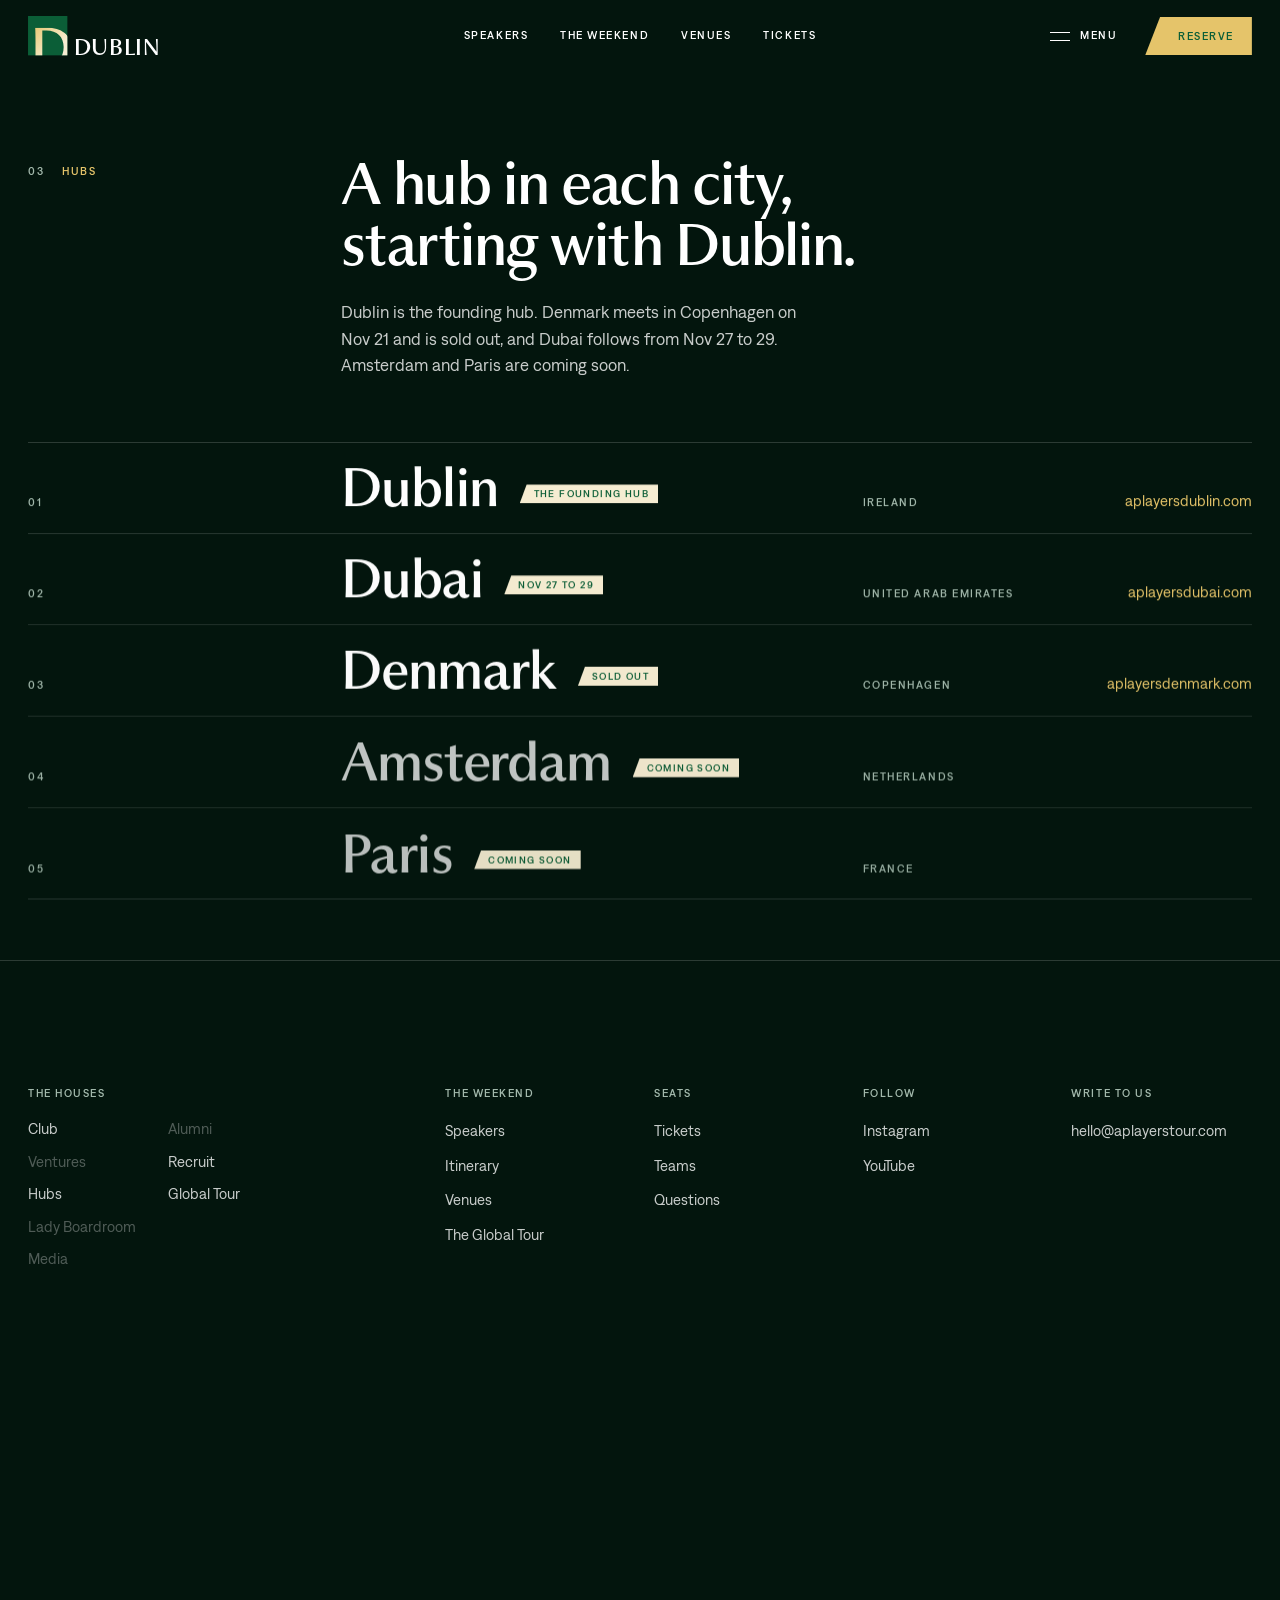
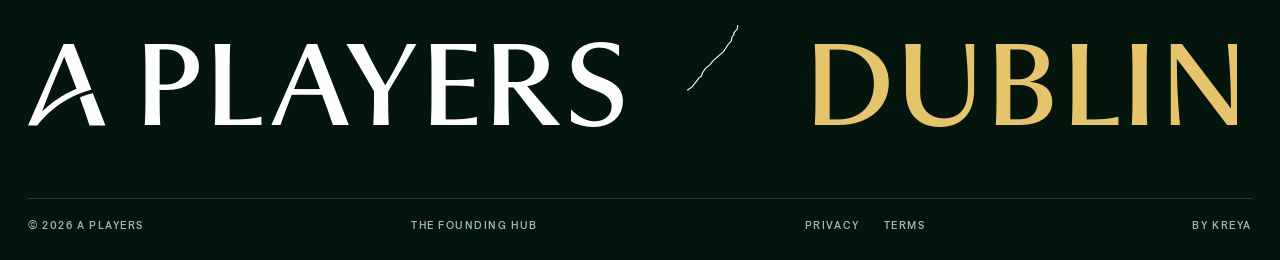
<file: chapters/index.html>
<!doctype html><html lang="en"><head><meta charset="utf-8"><title>Hubs</title><link rel="canonical" href="/hubs/"><meta http-equiv="refresh" content="0; url=/hubs/"><script>location.replace('/hubs/' + location.hash)</script></head><body><a href="/hubs/">The hubs</a></body></html>
</file>
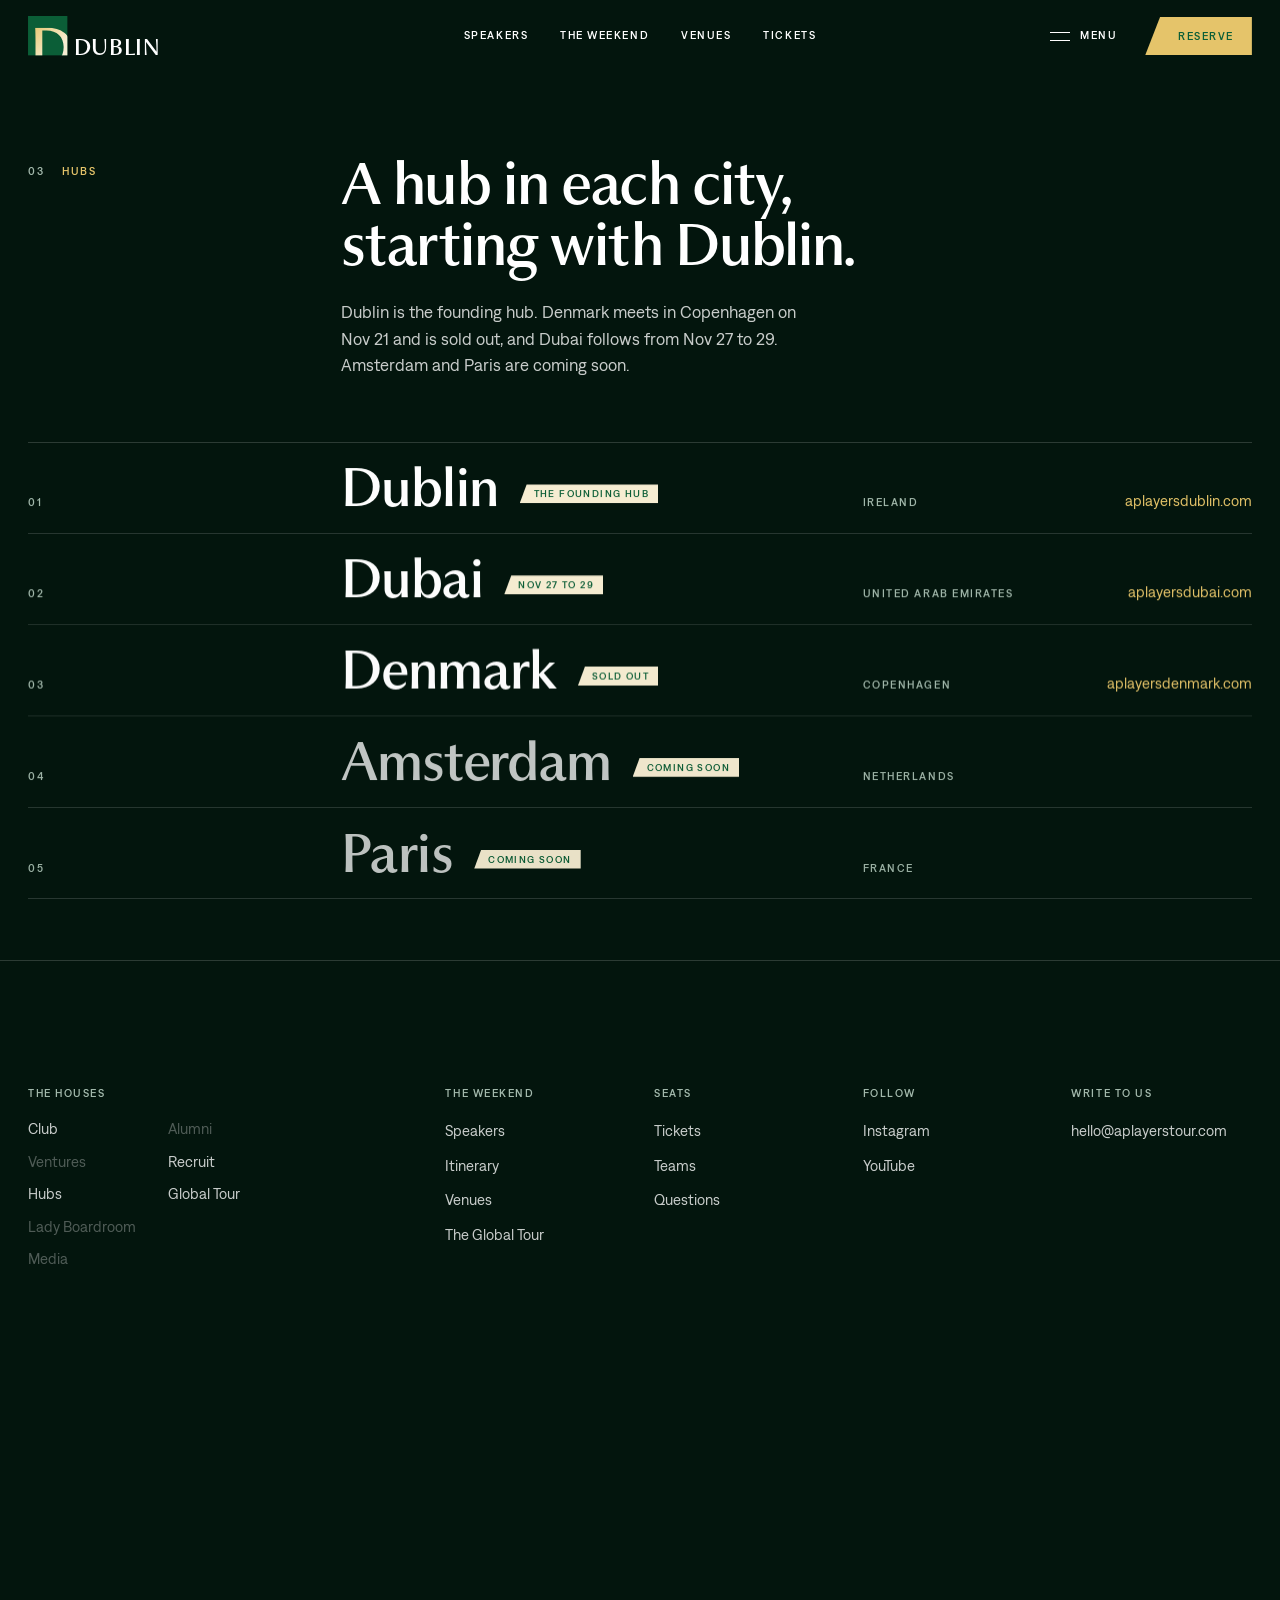
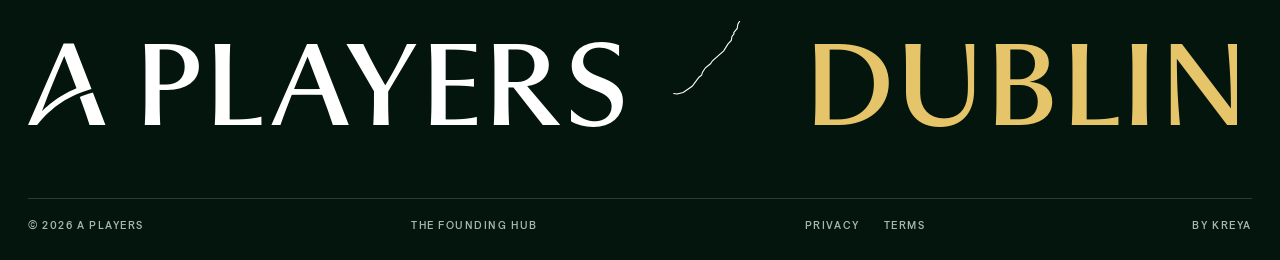
<file: hubs/index.html>
<!doctype html>
<html lang="en">
<head>
  <meta charset="utf-8" />
  <meta name="viewport" content="width=device-width, initial-scale=1" />
  <title>Hubs · A Players Dublin</title>
  <meta name="description" content="The hubs of A Players, one in each city, starting with Dublin. Denmark meets in Copenhagen on Nov 21, Dubai from Nov 27 to 29, and Amsterdam and Paris are coming soon." />
  <meta name="theme-color" content="#03150D" />
  <meta property="og:title" content="Hubs · A Players Dublin" />
  <meta property="og:description" content="The hubs of A Players, one in each city, starting with Dublin. Denmark meets in Copenhagen on Nov 21, Dubai from Nov 27 to 29, and Amsterdam and Paris are coming soon." />
  <meta property="og:type" content="website" />
  <link rel="preload" href="/fonts/museum-Regular.otf" as="font" type="font/otf" crossorigin />
  <link rel="preload" href="/fonts/denim-Medium.woff2" as="font" type="font/woff2" crossorigin />
  <link rel="icon" href="/favicon.ico?v=d3" sizes="any" />
  <link rel="icon" href="/favicon.svg?v=d3" type="image/svg+xml" />
  <link rel="apple-touch-icon" href="/apple-touch-icon.png?v=d3" />
  <!-- The live site's tracking, unchanged: Google Tag Manager and the A Players script load only on aplayersdublin.com, so
       previews never count as visits; the dataLayer helper (GTDL) runs everywhere because the forms call it. -->
  <script>
  if (/(^|\.)aplayersdublin\.com$/.test(location.hostname)) {
(function(w,d,s,l,i){w[l]=w[l]||[];w[l].push({'gtm.start':
new Date().getTime(),event:'gtm.js'});var f=d.getElementsByTagName(s)[0],
j=d.createElement(s),dl=l!='dataLayer'?'&l='+l:'';j.async=true;j.src=
'https://www.googletagmanager.com/gtm.js?id='+i+dl;f.parentNode.insertBefore(j,f);
})(window,document,'script','dataLayer','GTM-WL5TT2WF');
  (function(){ var s=document.createElement('script'); s.src='https://go.theaplayersclub.com/api/js/latest.js'; document.head.appendChild(s); })();
  }
  </script>
  <script>

  /* Every browser tag lives in GTM-WL5TT2WF. This file only pushes named
     events onto window.dataLayer; it never calls a vendor directly. */
  window.dataLayer = window.dataLayer || [];
  window.GTDL = (function () {
    var CITY = "dublin";
    var ID = "343bdc46-d940-4ce1-9dfb-e7068a5d6aea";
    var seen = {};
    function first(key) {
      if (seen[key]) return false;
      seen[key] = true;
      try {
        if (localStorage.getItem("gt_dl_" + key)) return false;
        localStorage.setItem("gt_dl_" + key, String(Date.now()));
      } catch (e) {}
      return true;
    }
    function push(name, fields) {
      var out = { event: name, event_city: CITY, event_id: ID };
      Object.keys(fields || {}).forEach(function (k) {
        var v = fields[k];
        if (v !== undefined && v !== null && v !== "") out[k] = v;
      });
      window.dataLayer.push(out);
      try { console.log("[dataLayer] " + name, JSON.stringify(out)); } catch (e) {}
      return out;
    }
    /* once per visitor, for the steps that are a milestone rather than an action */
    function once(name, fields) { return first(name) ? push(name, fields) : null; }
    /* once per key, for purchases: a refresh must not count twice */
    function onceFor(key, name, fields) { return first(name + ":" + key) ? push(name, fields) : null; }
    return { push: push, once: once, onceFor: onceFor, city: CITY, id: ID };
  })();
  document.addEventListener("DOMContentLoaded", function () {
    ["co-form", "tm-form", "vv-form"].forEach(function (id) {
      var f = document.getElementById(id);
      if (!f) return;
      var fire = function () { GTDL.once("event_form_start"); };
      f.addEventListener("focusin", fire);
      f.addEventListener("input", fire);
    });
  });
  </script>
  <script type="module" crossorigin src="/assets/main-C-PievPr.js"></script>
  <link rel="stylesheet" crossorigin href="/assets/main-HQrQuZ3r.css">
</head>
<body class="is-loading" data-page="hubs">
<noscript><iframe src="https://www.googletagmanager.com/ns.html?id=GTM-WL5TT2WF" height="0" width="0" style="display:none;visibility:hidden"></iframe></noscript>

  <header class="nav">
    <a class="nav__logo nav__logo--chapter" href="/" aria-label="A Players Dublin, home" data-chapter></a>
    <nav class="nav__links label" aria-label="Dublin">
      <a href="/#speakers">Speakers</a>
      <a href="/#weekend">The weekend</a>
      <a href="/#venues">Venues</a>
      <a href="/#tickets">Tickets</a>
    </nav>
    <div class="nav__right">
      <button class="nav__menu label" type="button" aria-expanded="false" aria-controls="menu">
        <span class="nav__menu-icon" aria-hidden="true"><i></i><i></i></span>
        <span data-menu-label>Menu</span>
      </button>
      <a class="btn" href="/#tickets">Reserve</a>
    </div>
  </header>

  <div class="menu" id="menu" aria-hidden="true" inert>
    <nav class="menu__run" aria-label="The houses of A Players"></nav>
    <div class="menu__peek" aria-hidden="true"></div>
    <div class="menu__foot label">
      <p class="menu__note"><span data-menu-status></span><span data-menu-note>The houses of A Players</span></p>
      <a href="https://www.instagram.com/aplayerstour/" target="_blank" rel="noopener">Instagram</a>
    </div>
  </div>

  <main id="top">

    <!-- The Club site's hubs page, in Dublin green; rows from shared/hubs.js -->
    <section class="chx-hero" data-ground="navy" aria-labelledby="chx-title">
      <header class="chx-hero__head">
        <p class="label sec-label" data-rise><span>03</span>Hubs</p>
        <div>
          <h1 class="chx-hero__title" id="chx-title" data-lines>A hub in each city, starting with Dublin.</h1>
          <p class="chx-hero__lede" data-rise>Dublin is the founding hub. Denmark meets in Copenhagen on Nov 21 and is sold out, and Dubai follows from Nov 27 to 29. Amsterdam and Paris are coming soon.</p>
        </div>
      </header>
      <ol class="chx-index" data-chx-index></ol>
      <div class="chx-peek" aria-hidden="true" data-chx-peek></div>
    </section>

  </main>

  <footer class="foot" id="footer" data-foot>
    <div class="foot__cta">
      <p class="foot__ask">The last weekend of the year. Be in the room.</p>
      <a class="btn btn--lg" href="/#tickets">Reserve my seat</a>
    </div>
    <nav class="foot__cols" aria-label="Footer">
      <div class="foot__brand"><span class="foot__small" data-foot-seal aria-hidden="true"></span></div>
      <div class="foot__housecol">
        <p class="label">The houses</p>
        <ul data-foot-house-list></ul>
      </div>
      <div>
        <p class="label">The weekend</p>
        <ul>
          <li><a href="/#speakers">Speakers</a></li>
          <li><a href="/#weekend">Itinerary</a></li>
          <li><a href="/#venues">Venues</a></li>
          <li><a href="/#tour">The Global Tour</a></li>
        </ul>
      </div>
      <div>
        <p class="label">Seats</p>
        <ul>
          <li><a href="/#tickets">Tickets</a></li>
          <li><a href="/#tickets">Teams</a></li>
          <li><a href="/#faq">Questions</a></li>
        </ul>
      </div>
      <div>
        <p class="label">Follow</p>
        <ul>
          <li><a href="https://www.instagram.com/aplayerstour/" target="_blank" rel="noopener">Instagram</a></li>
          <li><a href="https://www.youtube.com/@Jamesgalligann" target="_blank" rel="noopener">YouTube</a></li>
        </ul>
      </div>
      <div>
        <p class="label">Write to us</p>
        <ul><li><a href="mailto:hello@aplayerstour.com">hello<wbr>@aplayerstour.com</a></li></ul>
      </div>
    </nav>
    <div class="foot__sig" aria-hidden="true">
      <span class="foot__hound" data-foot-hound></span>
      <span class="foot__word" data-foot-lockup></span>
    </div>
    <div class="foot__base label">
      <span>&copy; 2026 A Players</span>
      <span>The founding hub</span>
      <span class="foot__legal"><a href="/privacy/">Privacy</a><a href="/terms/">Terms</a></span>
      <a class="foot__by" href="https://kreya.design" target="_blank" rel="noopener">by KREYA</a>
    </div>
  </footer>

</body>
</html>
</file>
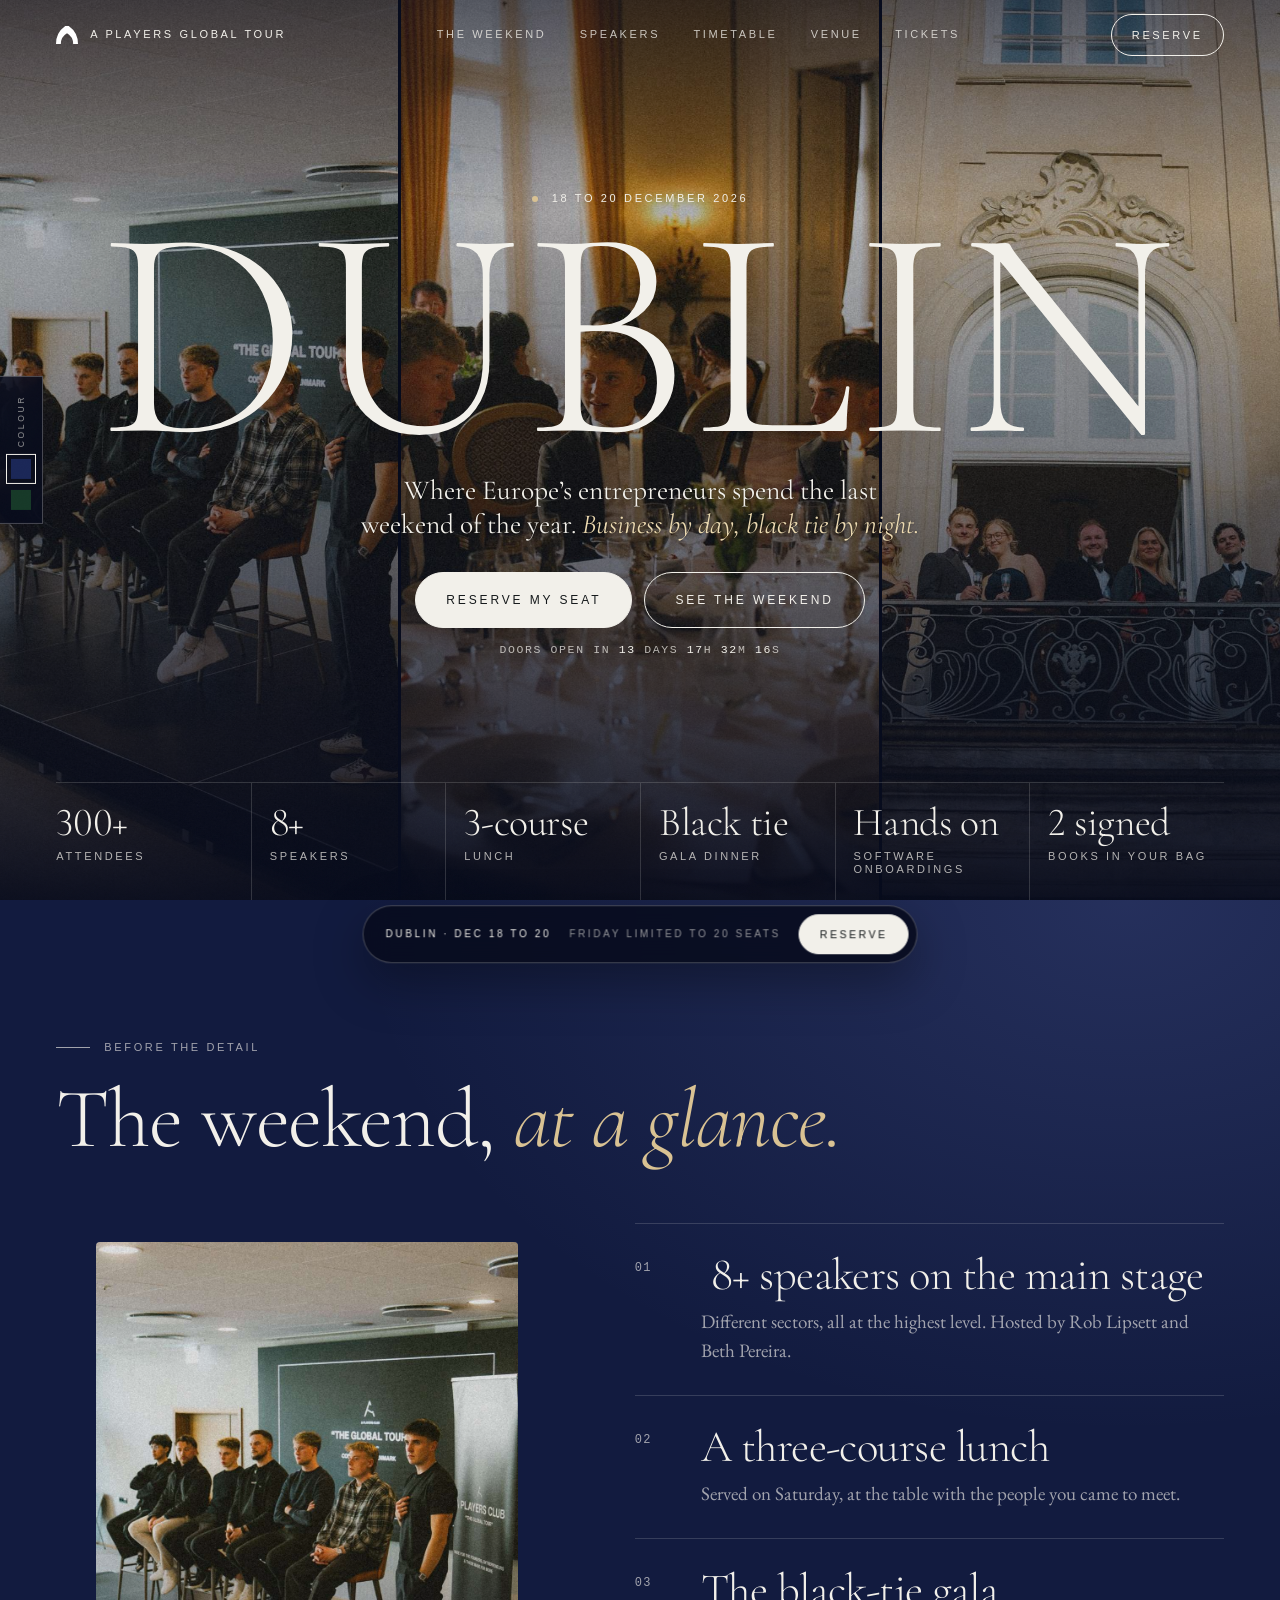
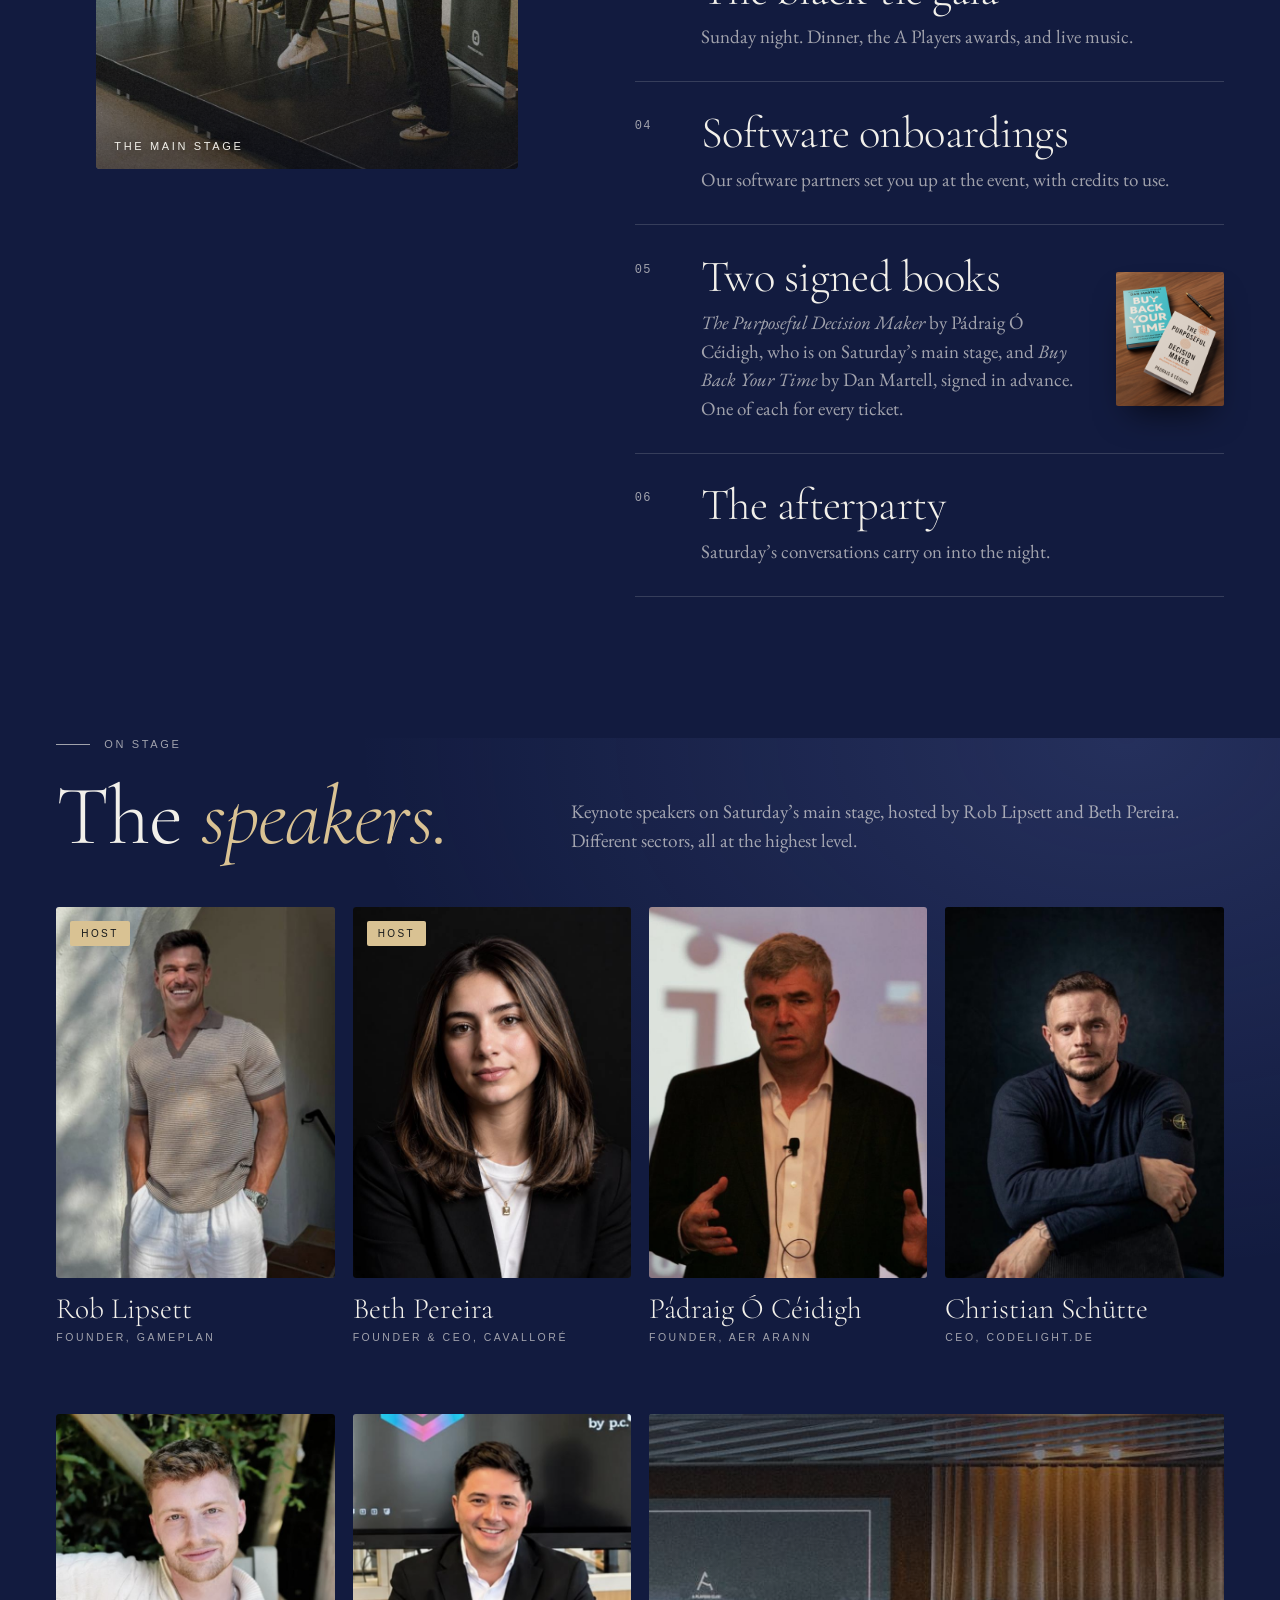
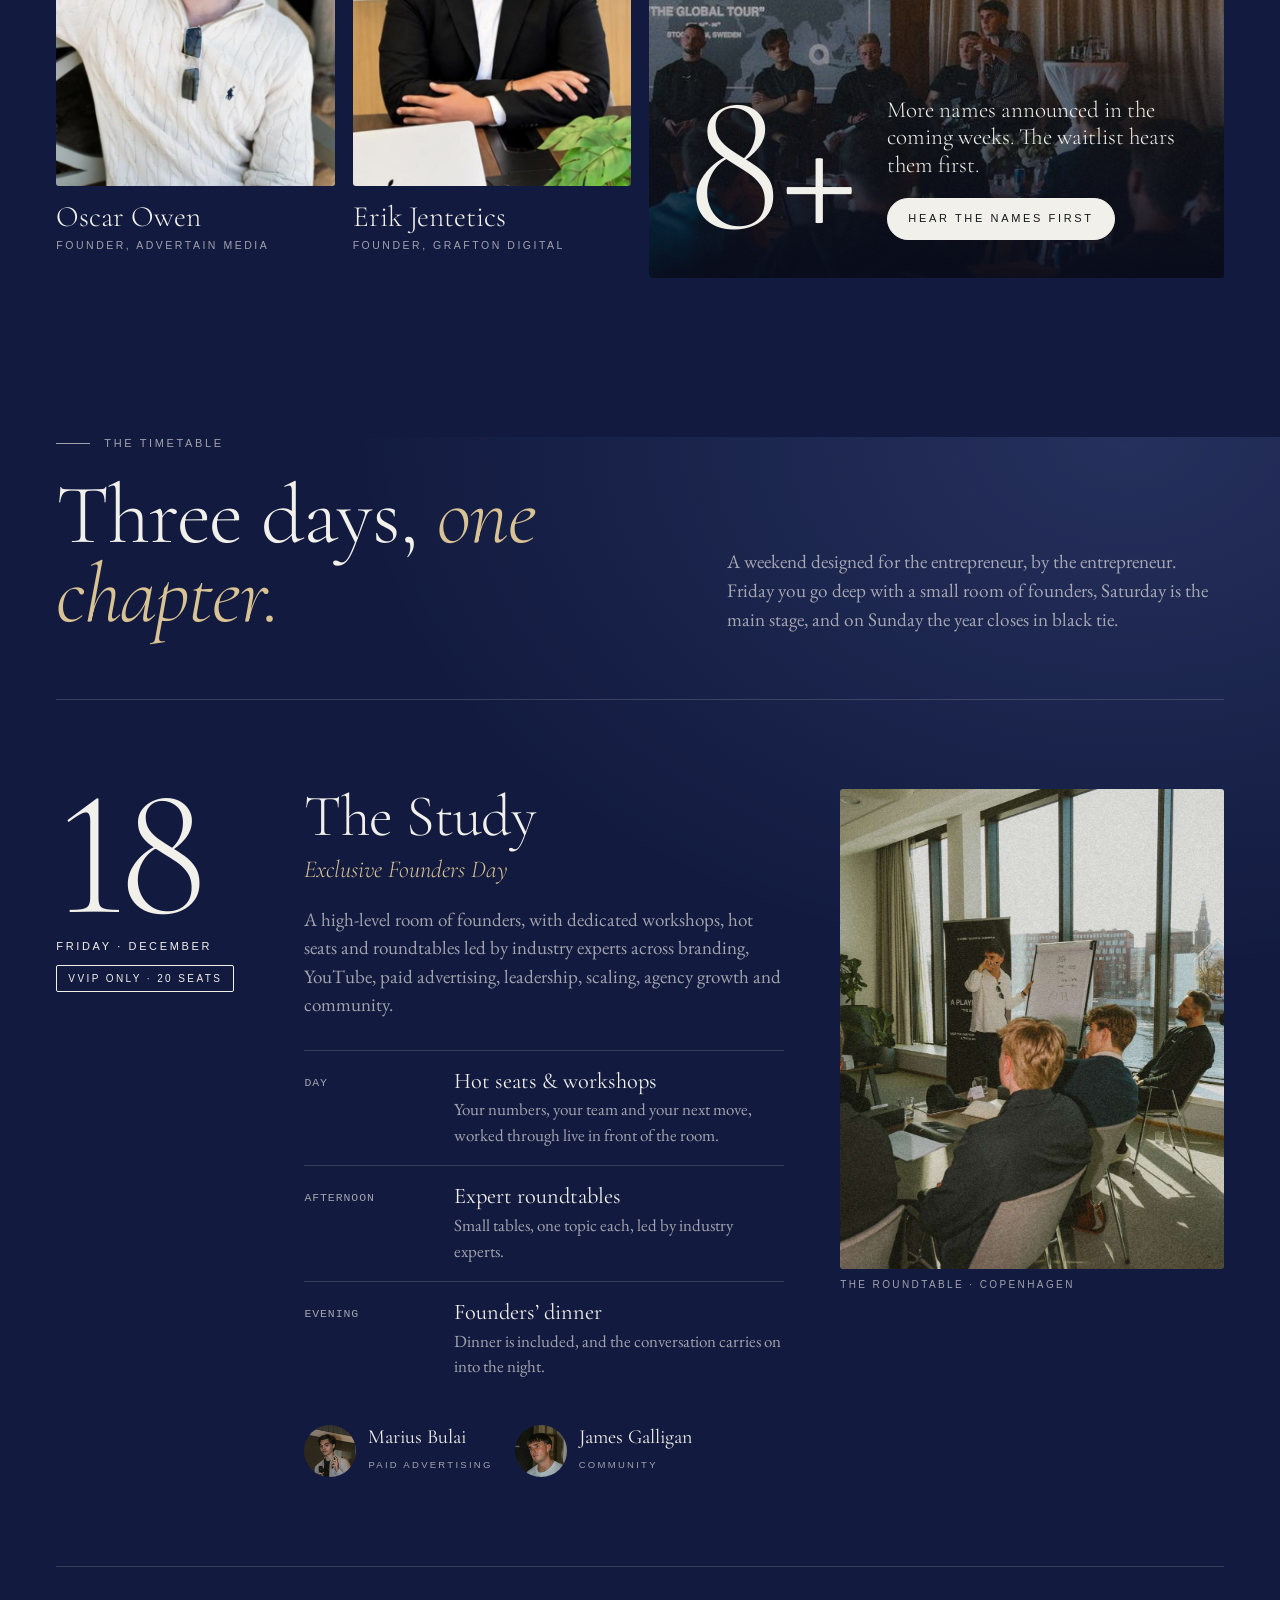
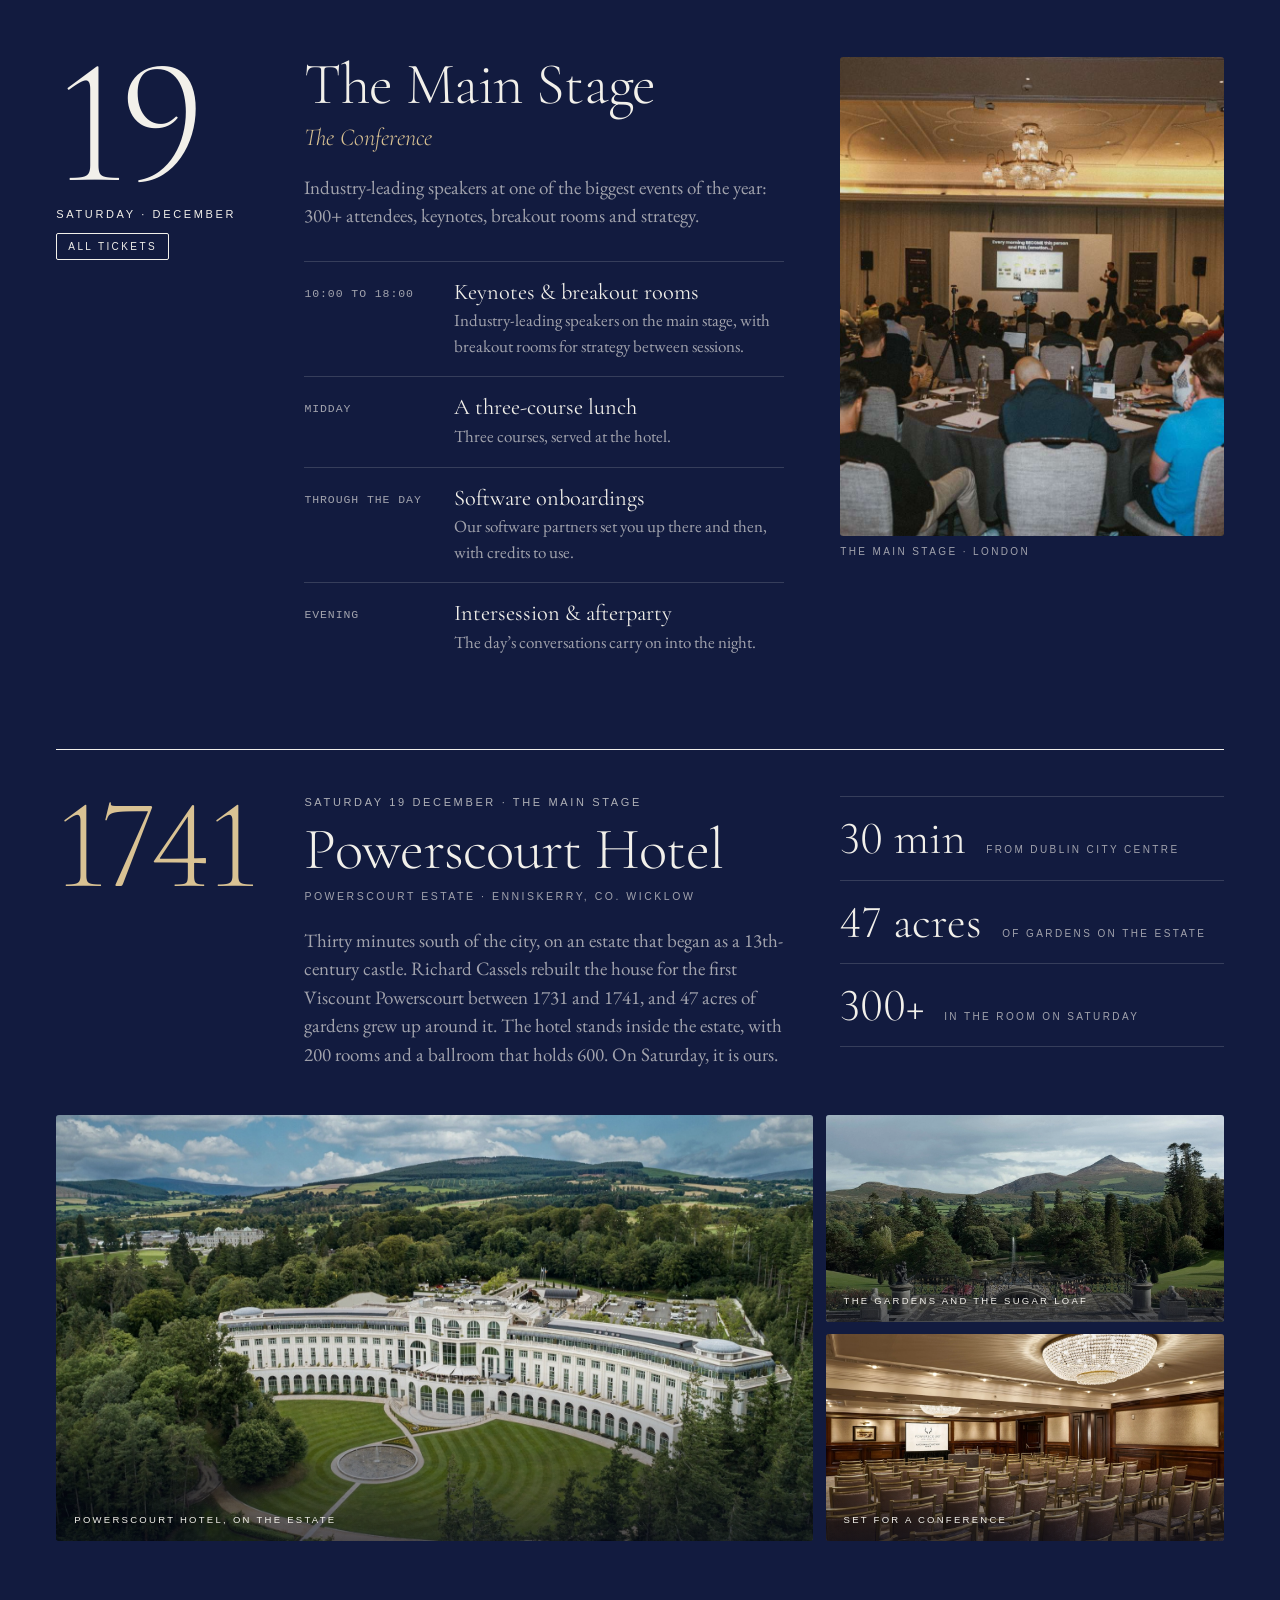
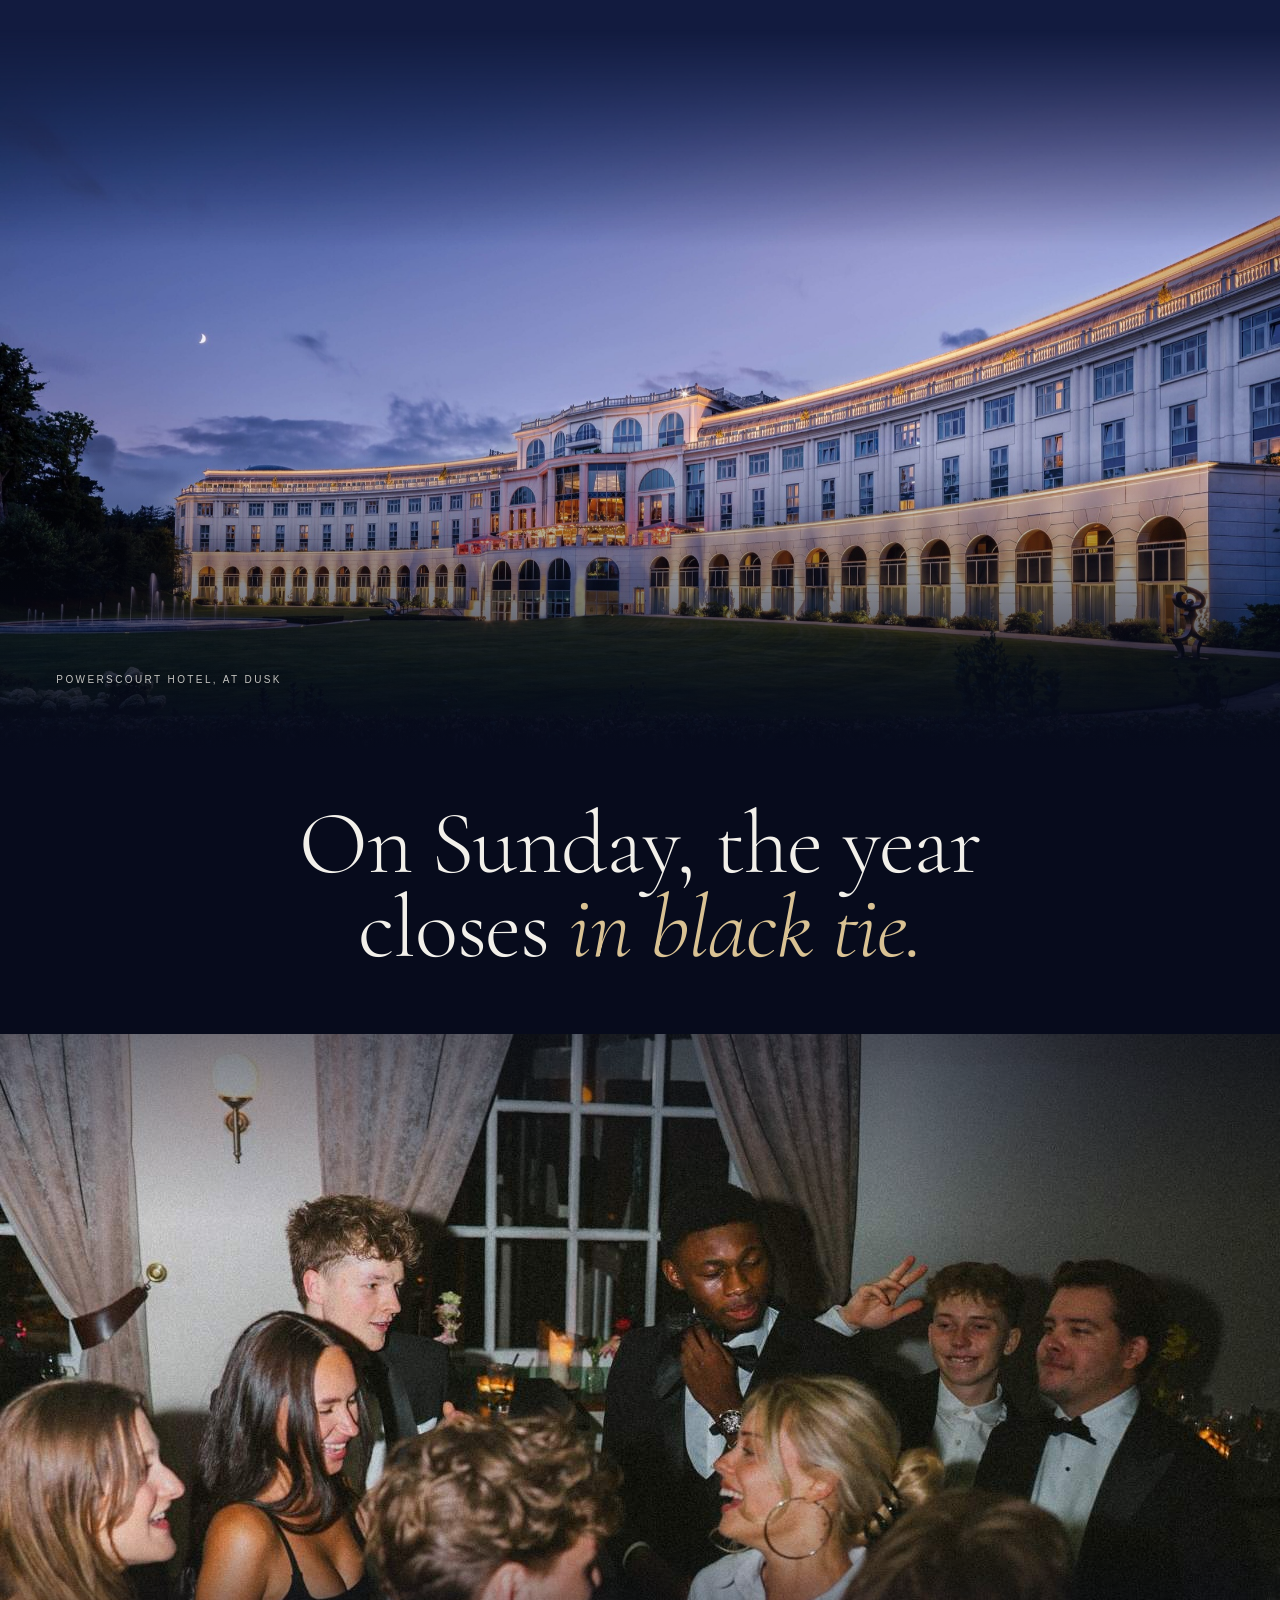
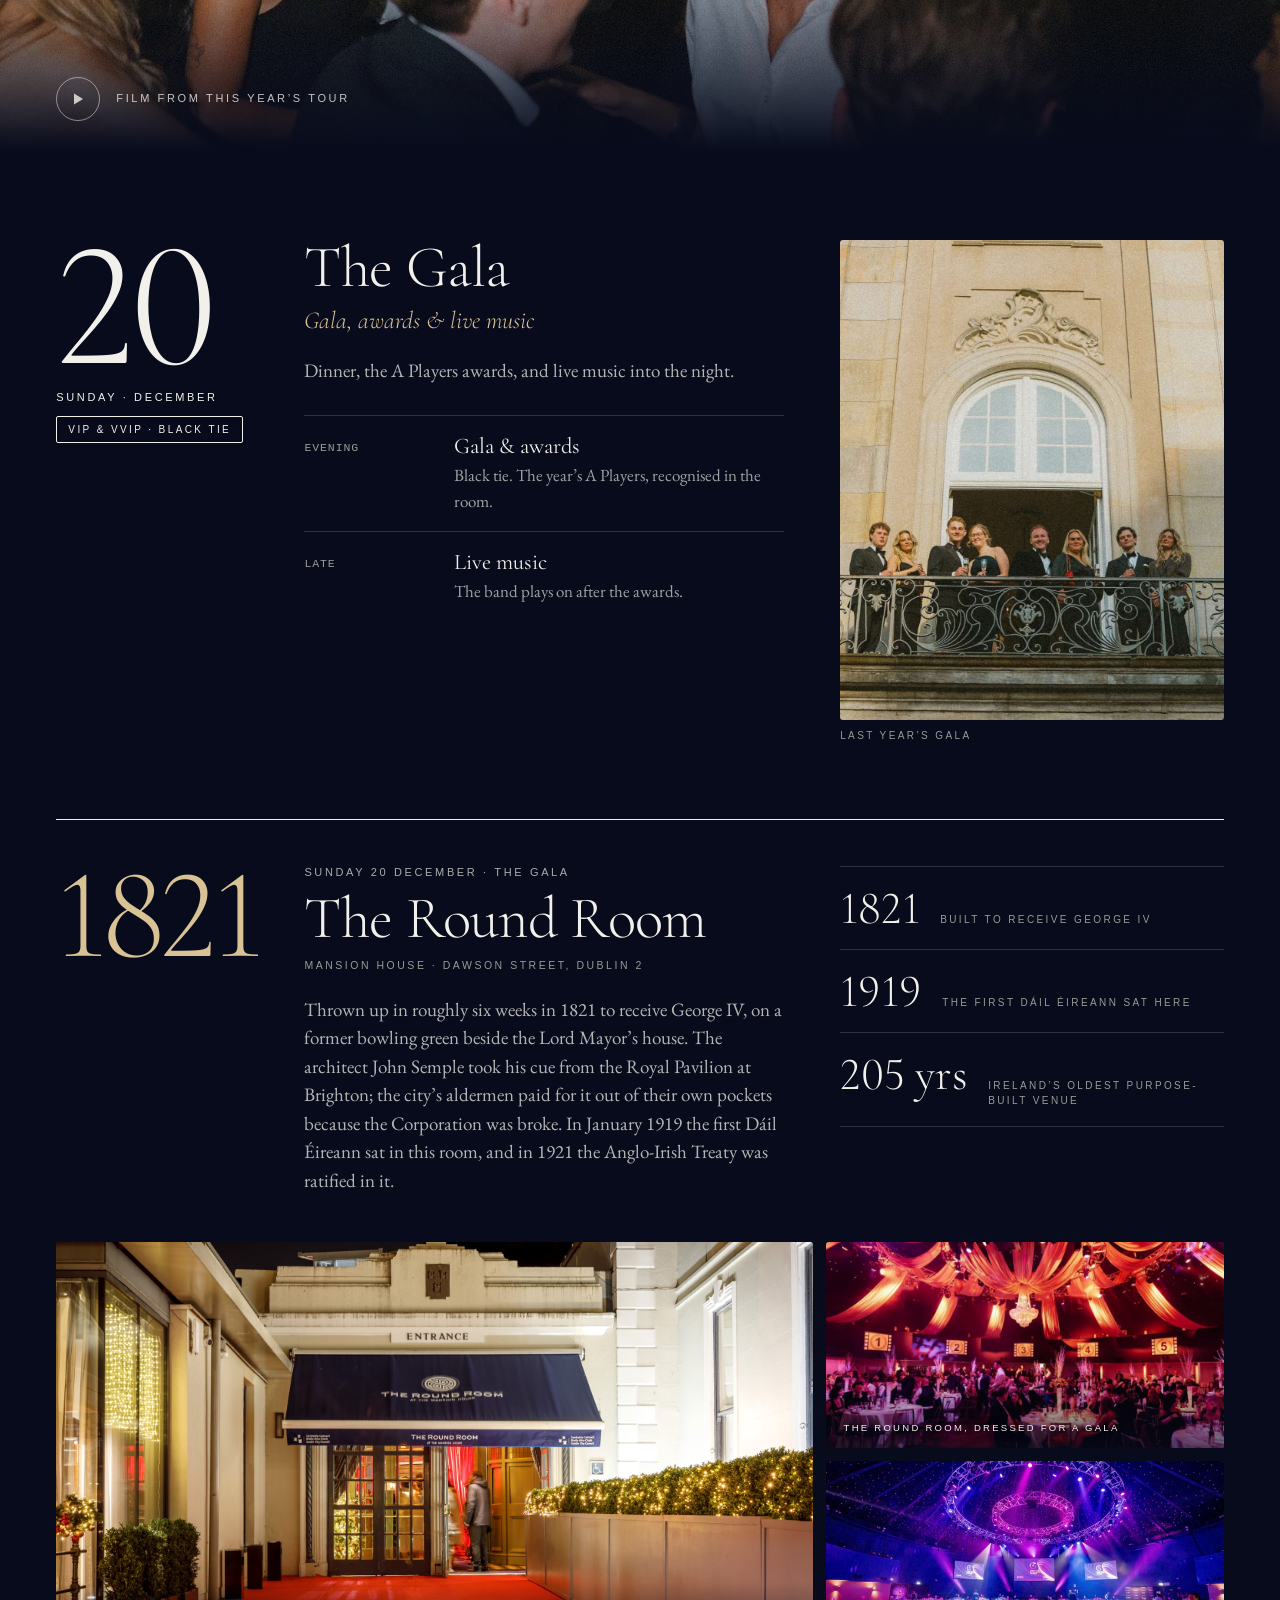
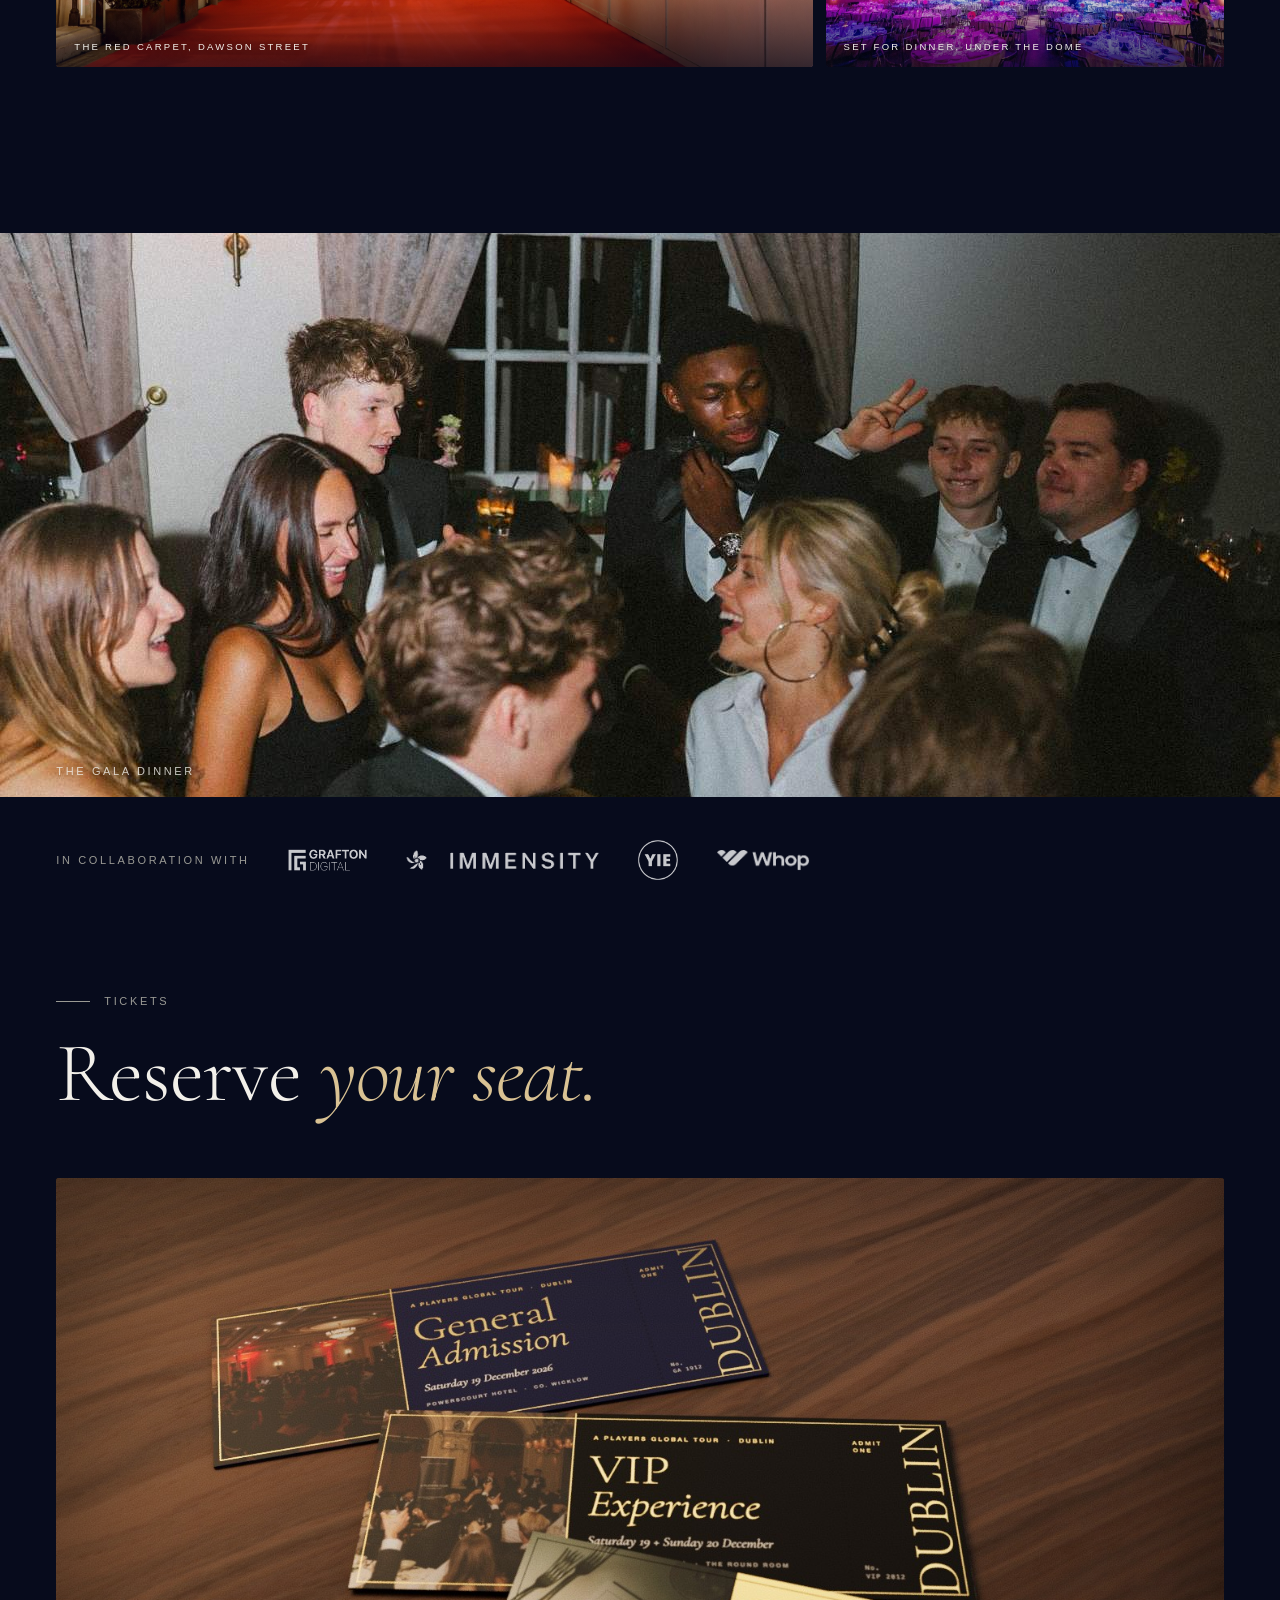
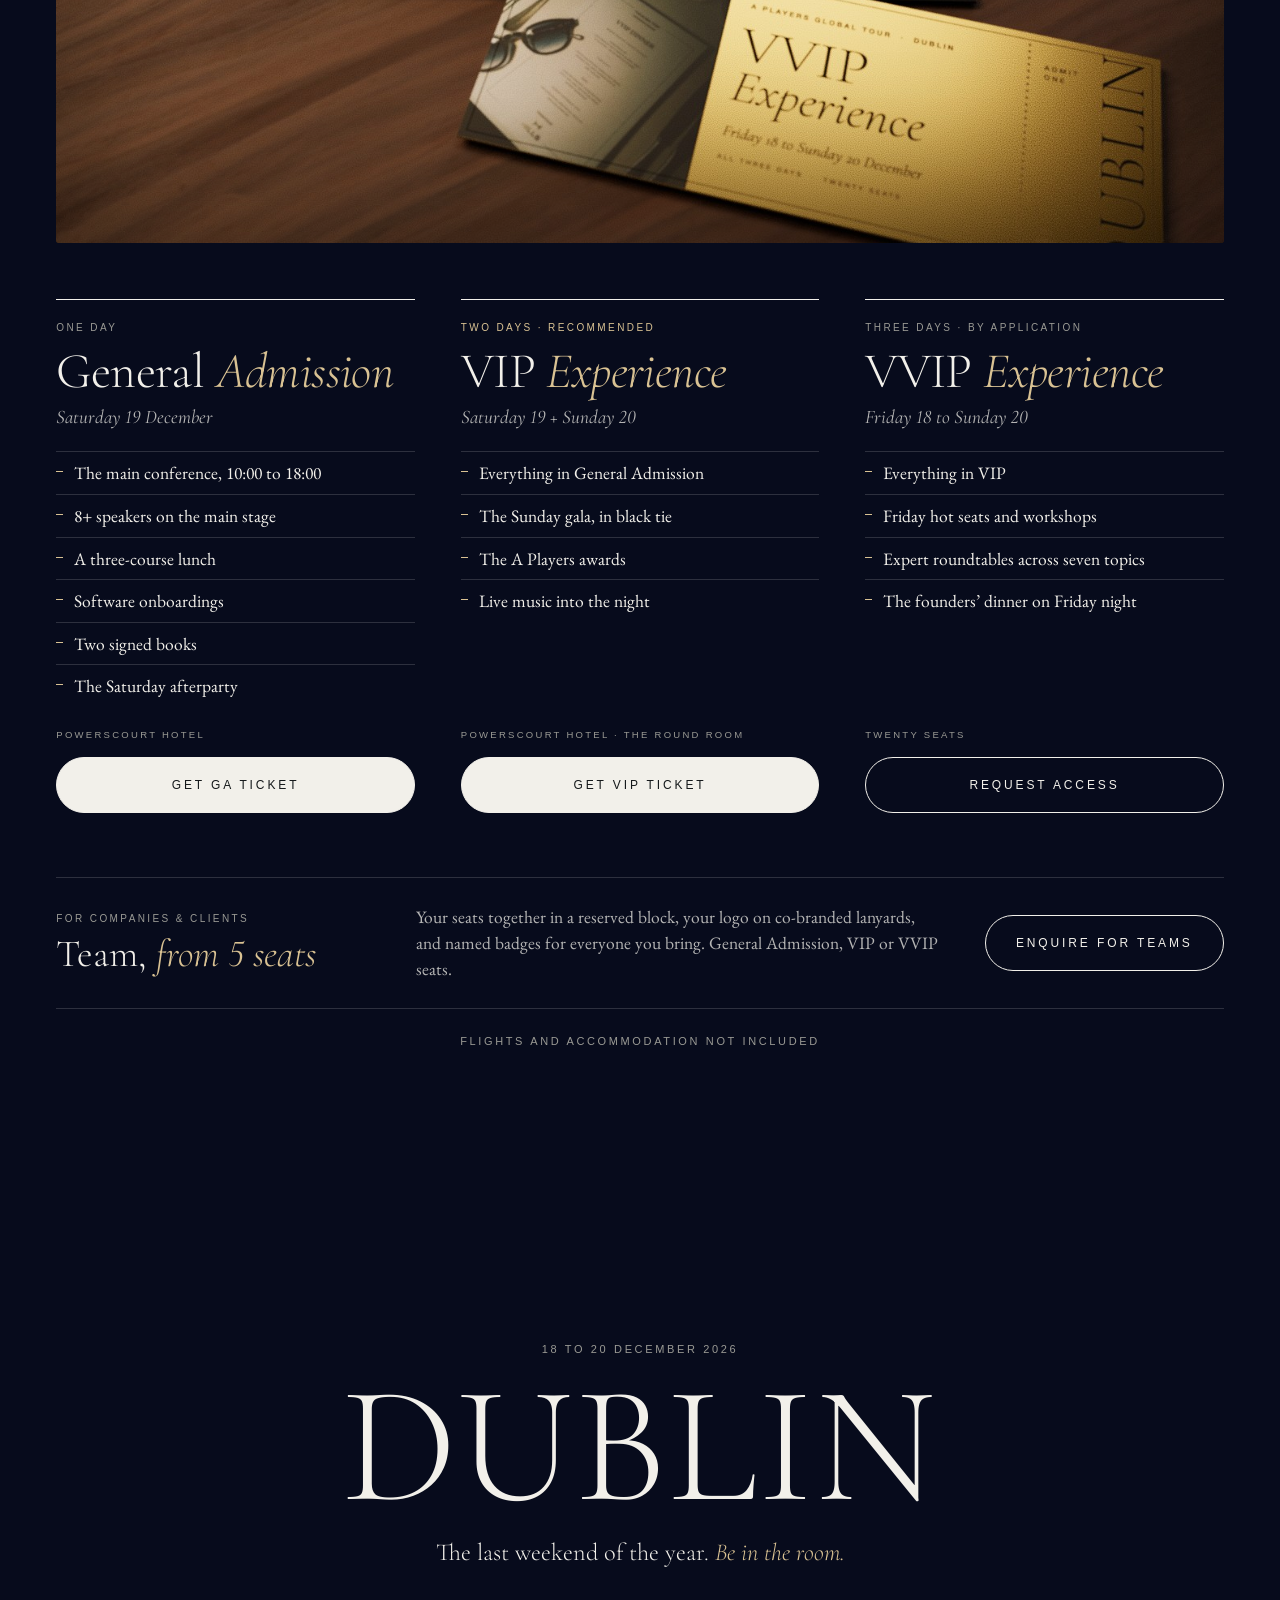
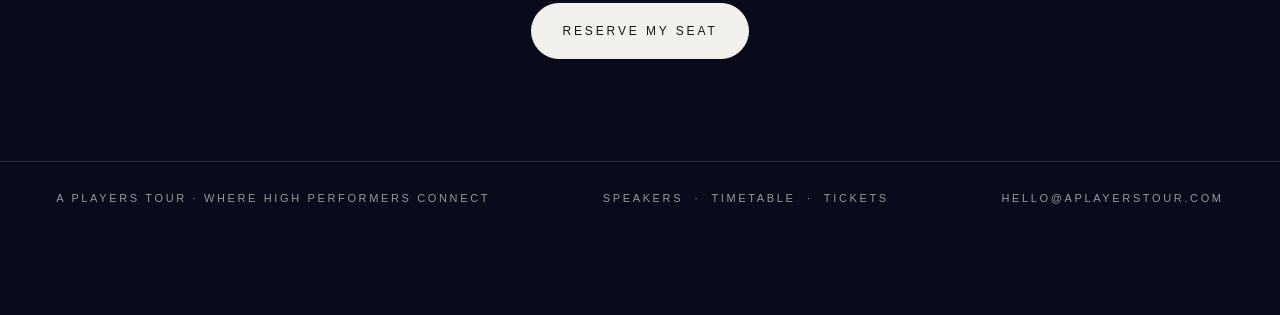
<file: premium/index.html>
<!doctype html>
<html lang="en">
<head>
<meta charset="utf-8">
<meta name="viewport" content="width=device-width, initial-scale=1">
<title>A Players Dublin · 18 to 20 December 2026 · premium</title>
<meta name="description" content="Where Europe's entrepreneurs spend the last weekend of the year. Business by day, black tie by night.">
<meta name="robots" content="noindex">
<!-- The premium version of Niall's Dublin page (premium/), 16 Nov 2026. The uplift page in a deep colour instead of
     cream: ?look=blue or ?look=green. Local review only. Made by build.py from uplift/index.html.
     Nothing typed into a form is sent anywhere. -->
<meta http-equiv="Content-Security-Policy" content="connect-src 'none'; frame-src 'none'">
<link rel="preconnect" href="https://fonts.googleapis.com">
<link rel="preconnect" href="https://fonts.gstatic.com" crossorigin>
<link href="https://fonts.googleapis.com/css2?family=Cormorant+Garamond:ital,wght@0,300;0,400;0,500;1,300;1,400&family=EB+Garamond:ital,wght@0,400;0,500;1,400&display=swap" rel="stylesheet">
<link rel="preload" as="image" href="../img/hero/gala-dinner.jpg">
<link rel="stylesheet" href="../uplift/site.css">
<link rel="stylesheet" href="premium.css">
<script>
  document.documentElement.classList.add('js');
  document.documentElement.setAttribute('data-look', /[?&]look=green/.test(location.search) ? 'green' : 'blue');
</script>
</head>
<body>

<header class="nav" id="nav">
  <a class="brand label" href="#top" aria-label="A Players Global Tour, back to the top"><img src="../uplift/img/mark.svg" alt="" width="22" height="22"><span>A Players Global Tour</span></a>
  <nav class="nav-links label" aria-label="On this page">
    <a href="#weekend">The weekend</a><a href="#speakers">Speakers</a><a href="#days">Timetable</a><a href="#venues">Venue</a><a href="#tickets">Tickets</a>
  </nav>
  <button class="pill ghost small" data-open="reserve">Reserve</button>
</header>

<main id="top">
<!-- ============ the hero: the whole screen ============ -->
<section class="hero" aria-label="A Players Dublin">
  <div class="tri" aria-hidden="true">
    <div class="pane"><img class="on" src="../img/hero/roundtable.jpg" alt=""><img src="../img/hero/tour-panel.jpg" alt=""></div>
    <div class="pane mid"><img class="on" src="../img/hero/gala-dinner.jpg" alt=""><img src="../img/hero/poster.jpg" alt=""></div>
    <div class="pane"><img class="on" src="../img/hero/gala-balcony.jpg" alt=""><img src="../img/hero/tour-street.jpg" alt=""></div>
  </div>
  <div class="hero-main">
    <p class="hero-date label"><i></i>18 to 20 December 2026</p>
    <h1>Dublin</h1>
    <p class="hero-line">Where Europe’s entrepreneurs spend the last weekend of the year. <em>Business by day, black tie by night.</em></p>
    <div class="hero-cta">
      <button class="pill solid" data-open="reserve">Reserve my seat</button>
      <a class="pill ghost" href="#weekend">See the weekend</a>
    </div>
    <p class="count" id="count" aria-live="off">Doors open 18 December</p>
  </div>
  <div class="rail" role="list" aria-label="The weekend in six figures">
    <div role="listitem"><b>300+</b><span class="label">Attendees</span></div>
    <div role="listitem"><b>8+</b><span class="label">Speakers</span></div>
    <div role="listitem"><b>3-course</b><span class="label">Lunch</span></div>
    <div role="listitem"><b>Black tie</b><span class="label">Gala dinner</span></div>
    <div role="listitem"><b>Hands on</b><span class="label">Software onboardings</span></div>
    <div role="listitem"><b>2 signed</b><span class="label">Books in your bag</span></div>
  </div>
</section>

<!-- ============ by day ============ -->
<section class="day-ground pad" id="weekend">
  <div class="wrap">
    <p class="kicker label rise">Before the detail</p>
    <h2 class="rise">The weekend, <em>at a glance.</em></h2>
    <div class="glance-grid">
      <figure class="stage rise" id="stage" aria-hidden="true">
        <img class="s on" src="../img/hero/tour-panel.jpg" alt="" loading="lazy">
        <img class="s" src="../uplift/img/e44.jpg" alt="" loading="lazy">
        <img class="s" src="../img/hero/gala-dinner.jpg" alt="" loading="lazy">
        <img class="s" src="../uplift/img/e31.jpg" alt="" loading="lazy">
        <img class="s" src="img/books-on-table.jpg" alt="" loading="lazy">
        <img class="s" src="../uplift/img/e17.jpg" alt="" loading="lazy">
        <figcaption class="label" id="stage-cap">The main stage</figcaption>
      </figure>
      <ol class="six" id="six">
        <li class="on rise" data-cap="The main stage"><img src="../img/hero/tour-panel.jpg" alt="A panel of speakers on stage" loading="lazy"><div><h3>8+ speakers on the main stage</h3><p>Different sectors, all at the highest level. Hosted by Rob Lipsett and Beth Pereira.</p></div></li>
        <li class="rise" data-cap="At the table"><img src="../uplift/img/e44.jpg" alt="Members at a long table" loading="lazy"><div><h3>A three-course lunch</h3><p>Served on Saturday, at the table with the people you came to meet.</p></div></li>
        <li class="rise" data-cap="Last year’s gala"><img src="../img/hero/gala-dinner.jpg" alt="Guests in black tie at the gala dinner" loading="lazy"><div><h3>The black-tie gala</h3><p>Sunday night. Dinner, the A Players awards, and live music.</p></div></li>
        <li class="rise" data-cap="Working sessions"><img src="../uplift/img/e31.jpg" alt="A working session around a table" loading="lazy"><div><h3>Software onboardings</h3><p>Our software partners set you up at the event, with credits to use.</p></div></li>
        <li class="rise has-books" data-cap="Both signed, one of each"><img src="img/books-on-table.jpg" alt="The Purposeful Decision Maker and Buy Back Your Time lying on a walnut table, with a pen" loading="lazy"><div><h3>Two signed books</h3><p><i>The Purposeful Decision Maker</i> by Pádraig Ó Céidigh, who is on Saturday’s main stage, and <i>Buy Back Your Time</i> by Dan Martell, signed in advance. One of each for every ticket.</p></div></li>
        <li class="rise" data-cap="After the main stage"><img src="../uplift/img/e17.jpg" alt="Guests laughing at an evening event" loading="lazy"><div><h3>The afterparty</h3><p>Saturday’s conversations carry on into the night.</p></div></li>
      </ol>
    </div>
  </div>
</section>

<section class="day-ground pad" id="speakers" style="padding-top:0">
  <div class="wrap spk-head">
    <div>
      <p class="kicker label rise">On stage</p>
      <h2 class="rise">The <em>speakers.</em></h2>
    </div>
    <p class="lede rise">Keynote speakers on Saturday’s main stage, hosted by Rob Lipsett and Beth Pereira. Different sectors, all at the highest level.</p>
  </div>
  <div class="spk-rail" id="spk-rail">
    <button class="spk rise" data-profile="rob"><figure><img src="../uplift/img/e01.jpg" alt="Rob Lipsett" loading="lazy"></figure><span class="tag label">Host</span><h3>Rob Lipsett</h3><p class="role label">Founder, GamePlan</p><p class="more">Read his story</p></button>
    <button class="spk rise" data-profile="beth" style="--d:.06s"><figure><img src="../uplift/img/e02.jpg" alt="Beth Pereira" loading="lazy"></figure><span class="tag label">Host</span><h3>Beth Pereira</h3><p class="role label">Founder &amp; CEO, Cavalloré</p><p class="more">Read her story</p></button>
    <button class="spk rise" data-profile="padraig" style="--d:.12s"><figure><img src="../uplift/img/e03.jpg" alt="Pádraig Ó Céidigh" loading="lazy"></figure><h3>Pádraig Ó Céidigh</h3><p class="role label">Founder, Aer Arann</p><p class="more">Read his story</p></button>
    <button class="spk rise" data-profile="christian" style="--d:.18s"><figure><img src="../uplift/img/e04.jpg" alt="Christian Schütte" loading="lazy"></figure><h3>Christian Schütte</h3><p class="role label">CEO, codelight.de</p><p class="more">Read his story</p></button>
    <button class="spk rise" data-profile="oscar"><figure><img src="../uplift/img/e05.jpg" alt="Oscar Owen" loading="lazy"></figure><h3>Oscar Owen</h3><p class="role label">Founder, Advertain Media</p><p class="more">Read his story</p></button>
    <button class="spk rise" data-profile="erik"><figure><img src="../uplift/img/e06.jpg" alt="Erik Jentetics" loading="lazy"></figure><h3>Erik Jentetics</h3><p class="role label">Founder, Grafton Digital</p><p class="more">Read his story</p></button>
    <div class="spk-more rise"><img class="bg" src="../uplift/img/e16.jpg" alt="A panel on stage on the Global Tour, the room listening" loading="lazy"><b>8+</b><div><p>More names announced in the coming weeks. The waitlist hears them first.</p><button class="pill solid small" data-open="names" style="margin-top:18px">Hear the names first</button></div></div>
  </div>
</section>

<section class="day-ground" id="days">
  <div class="wrap">
    <div class="days-head" style="padding-bottom:clamp(40px,5vw,80px)">
      <div><p class="kicker label rise">The timetable</p><h2 class="rise">Three days, <em>one chapter.</em></h2></div>
      <p class="lede rise">A weekend designed for the entrepreneur, by the entrepreneur. Friday you go deep with a small room of founders, Saturday is the main stage, and on Sunday the year closes in black tie.</p>
    </div>

    <article class="dayrow">
      <div class="dnum rise"><b>18</b><span class="label">Friday · December</span><span class="who label">VVIP only · 20 seats</span></div>
      <div class="rise">
        <h3>The Study</h3>
        <p class="sub">Exclusive Founders Day</p>
        <p class="txt">A high-level room of founders, with dedicated workshops, hot seats and roundtables led by industry experts across branding, YouTube, paid advertising, leadership, scaling, agency growth and community.</p>
        <ul class="slots">
          <li><span class="when">Day</span><div><b>Hot seats &amp; workshops</b><span>Your numbers, your team and your next move, worked through live in front of the room.</span></div></li>
          <li><span class="when">Afternoon</span><div><b>Expert roundtables</b><span>Small tables, one topic each, led by industry experts.</span></div></li>
          <li><span class="when">Evening</span><div><b>Founders’ dinner</b><span>Dinner is included, and the conversation carries on into the night.</span></div></li>
        </ul>
        <div class="hosts" aria-label="Roundtable hosts, more announced soon">
          <div><img src="../uplift/img/e11.jpg" alt="" loading="lazy"><p><b>Marius Bulai</b><span class="label">Paid advertising</span></p></div>
          <div><img src="../uplift/img/e12.jpg" alt="" loading="lazy"><p><b>James Galligan</b><span class="label">Community</span></p></div>
        </div>
      </div>
      <figure class="dphoto rise"><img src="../img/hero/roundtable.jpg" alt="A roundtable in session, a founder at the flipchart" loading="lazy"><figcaption class="label">The roundtable · Copenhagen</figcaption></figure>
    </article>

    <article class="dayrow with-venue">
      <div class="dnum rise"><b>19</b><span class="label">Saturday · December</span><span class="who label">All tickets</span></div>
      <div class="rise">
        <h3>The Main Stage</h3>
        <p class="sub">The Conference</p>
        <p class="txt">Industry-leading speakers at one of the biggest events of the year: 300+ attendees, keynotes, breakout rooms and strategy.</p>
        <ul class="slots">
          <li><span class="when">10:00 to 18:00</span><div><b>Keynotes &amp; breakout rooms</b><span>Industry-leading speakers on the main stage, with breakout rooms for strategy between sessions.</span></div></li>
          <li><span class="when">Midday</span><div><b>A three-course lunch</b><span>Three courses, served at the hotel.</span></div></li>
          <li><span class="when">Through the day</span><div><b>Software onboardings</b><span>Our software partners set you up there and then, with credits to use.</span></div></li>
          <li><span class="when">Evening</span><div><b>Intersession &amp; afterparty</b><span>The day’s conversations carry on into the night.</span></div></li>
        </ul>
      </div>
      <figure class="dphoto rise"><img src="../img/hero/london-mastermind.jpg" alt="The main stage, a full room at round tables facing the screen" loading="lazy"><figcaption class="label">The main stage · London</figcaption></figure>
    </article>
    <div class="venue has-shots" id="venues">
      <div class="yr" aria-hidden="true">1741</div>
      <div class="v-main">
        <p class="label" style="opacity:.7">Saturday 19 December · The main stage</p>
        <h4>Powerscourt Hotel</h4>
        <p class="addr label">Powerscourt Estate · Enniskerry, Co. Wicklow</p>
      <p class="about">Thirty minutes south of the city, on an estate that began as a 13th-century castle. Richard Cassels rebuilt the house for the first Viscount Powerscourt between 1731 and 1741, and 47 acres of gardens grew up around it. The hotel stands inside the estate, with 200 rooms and a ballroom that holds 600. On Saturday, it is ours.</p>
      </div>
      <div class="facts">
        <div><b>30 min</b><span class="label">From Dublin city centre</span></div>
        <div><b>47 acres</b><span class="label">Of gardens on the estate</span></div>
        <div><b>300+</b><span class="label">In the room on Saturday</span></div>
      </div>
    </div>
    <div class="venue-shots rise">
      <figure class="big"><img src="../uplift/img/venue/powerscourt-aerial.jpg" alt="Powerscourt Hotel from the air, a white crescent on its lawn with the Wicklow hills behind" loading="lazy"><figcaption class="label">Powerscourt Hotel, on the estate</figcaption></figure>
      <figure><img src="../uplift/img/venue/powerscourt-gardens.jpg" alt="The gardens at Powerscourt, looking to the Sugar Loaf" loading="lazy"><figcaption class="label">The gardens and the Sugar Loaf</figcaption></figure>
      <figure><img src="../uplift/img/venue/powerscourt-room.jpg" alt="A panelled room at the hotel under chandeliers, set in rows for a conference" loading="lazy"><figcaption class="label">Set for a conference</figcaption></figure>
    </div>
  </div>
</section>

<!-- ============ dusk: the page turns ============ -->
<section class="dusk" aria-label="Then, the evening">
  <figure class="hinge"><img src="../uplift/img/venue/powerscourt-dusk.jpg" alt="Powerscourt Hotel lit up at dusk, seen across the lawn" loading="lazy"><figcaption class="label">Powerscourt Hotel, at dusk</figcaption></figure>
  <div class="turn"><h2 class="rise">On Sunday, the year closes <em>in black tie.</em></h2></div>
  <div class="reel">
    <video id="reel" src="../uplift/media/reel.mp4" poster="../uplift/img/e13.jpg" muted loop playsinline preload="metadata" aria-label="Film from this year’s tour"></video>
    <div class="cap"><button id="reel-btn" aria-label="Pause the film"><svg viewBox="0 0 14 14" aria-hidden="true"><path id="reel-ico" d="M3 2h3v10H3zM8 2h3v10H8z" fill="currentColor"/></svg></button><span class="label">Film from this year’s tour</span></div>
  </div>
</section>

<!-- ============ by night ============ -->
<section class="night" id="gala">
  <div class="wrap">
    <article class="dayrow with-venue" style="border-top:0">
      <div class="dnum rise"><b>20</b><span class="label">Sunday · December</span><span class="who label">VIP &amp; VVIP · Black tie</span></div>
      <div class="rise">
        <h3>The Gala</h3>
        <p class="sub">Gala, awards &amp; live music</p>
        <p class="txt">Dinner, the A Players awards, and live music into the night.</p>
        <ul class="slots">
          <li><span class="when">Evening</span><div><b>Gala &amp; awards</b><span>Black tie. The year’s A Players, recognised in the room.</span></div></li>
          <li><span class="when">Late</span><div><b>Live music</b><span>The band plays on after the awards.</span></div></li>
        </ul>
      </div>
      <figure class="dphoto rise"><img src="../img/hero/gala-balcony.jpg" alt="Guests in black tie on the balcony at last year’s gala" loading="lazy"><figcaption class="label">Last year’s gala</figcaption></figure>
    </article>
    <div class="venue has-shots">
      <div class="yr" aria-hidden="true">1821</div>
      <div class="v-main">
        <p class="label" style="opacity:.7">Sunday 20 December · The gala</p>
        <h4>The Round Room</h4>
        <p class="addr label">Mansion House · Dawson Street, Dublin 2</p>
      <p class="about">Thrown up in roughly six weeks in 1821 to receive George IV, on a former bowling green beside the Lord Mayor’s house. The architect John Semple took his cue from the Royal Pavilion at Brighton; the city’s aldermen paid for it out of their own pockets because the Corporation was broke. In January 1919 the first Dáil Éireann sat in this room, and in 1921 the Anglo-Irish Treaty was ratified in it.</p>
      </div>
      <div class="facts">
        <div><b>1821</b><span class="label">Built to receive George IV</span></div>
        <div><b>1919</b><span class="label">The first Dáil Éireann sat here</span></div>
        <div><b>205 yrs</b><span class="label">Ireland’s oldest purpose-built venue</span></div>
      </div>
    </div>
    <div class="venue-shots rise carpet">
      <figure class="big"><img src="img/venue/round-room-entrance.jpg" alt="The Round Room’s entrance on Dawson Street at night: a red carpet under the navy canopy, the hedges strung with lights" loading="lazy"><figcaption class="label">The red carpet, Dawson Street</figcaption></figure>
      <figure><img src="img/venue/round-room-gala.jpg" alt="The Round Room dressed for a gala dinner, the ceiling draped in red and gold, every table full" loading="lazy"><figcaption class="label">The Round Room, dressed for a gala</figcaption></figure>
      <figure><img src="img/venue/round-room-dinner.jpg" alt="The Round Room set for dinner, round tables under the ring of lights" loading="lazy"><figcaption class="label">Set for dinner, under the dome</figcaption></figure>
    </div>
  </div>
  <figure class="wide-photo rise"><img src="../uplift/img/e13.jpg" alt="The gala dinner in full swing" loading="lazy"><figcaption class="label">The gala dinner</figcaption></figure>
</section>

<section class="night partners">
  <div class="wrap">
    <div class="with rise"><span class="label">In collaboration with</span><img src="../uplift/img/e07.png" alt="Grafton Digital" loading="lazy"><img src="../uplift/img/e08.png" alt="Immensity" loading="lazy"><img class="sq" src="../uplift/img/e09.png" alt="YIE" loading="lazy"><img src="../uplift/img/e10.png" alt="Whop" loading="lazy"></div>
  </div>
</section>

<section class="night pad" id="tickets" style="padding-top:0">
  <div class="wrap">
    <p class="kicker label rise">Tickets</p>
    <h2 class="rise">Reserve <em>your seat.</em></h2>
    <figure class="tk-shot rise">
      <img class="for-blue" src="img/tickets-blue.jpg" alt="The three tickets lying on a walnut table: General Admission, VIP and VVIP, each with its photograph and gold foil lettering" loading="lazy">
      <img class="for-green" src="img/tickets-green.jpg" alt="The three tickets lying on a walnut table: General Admission, VIP and VVIP, each with its photograph and gold foil lettering" loading="lazy">
    </figure>
    <div class="tiers">
      <article class="tier rise">
        <p class="label k">One day</p>
        <h3>General <em>Admission</em></h3>
        <p class="days">Saturday 19 December</p>
        <ul><li>The main conference, 10:00 to 18:00</li><li>8+ speakers on the main stage</li><li>A three-course lunch</li><li>Software onboardings</li><li>Two signed books</li><li>The Saturday afterparty</li></ul>
        <p class="label meta">Powerscourt Hotel</p>
        <button class="pill solid" data-open="reserve" data-ticket="GA">Get GA ticket</button>
      </article>
      <article class="tier rise pick">
        <p class="label k">Two days · recommended</p>
        <h3>VIP <em>Experience</em></h3>
        <p class="days">Saturday 19 + Sunday 20</p>
        <ul><li>Everything in General Admission</li><li>The Sunday gala, in black tie</li><li>The A Players awards</li><li>Live music into the night</li></ul>
        <p class="label meta">Powerscourt Hotel · The Round Room</p>
        <button class="pill solid" data-open="reserve" data-ticket="VIP">Get VIP ticket</button>
      </article>
      <article class="tier rise">
        <p class="label k">Three days · by application</p>
        <h3>VVIP <em>Experience</em></h3>
        <p class="days">Friday 18 to Sunday 20</p>
        <ul><li>Everything in VIP</li><li>Friday hot seats and workshops</li><li>Expert roundtables across seven topics</li><li>The founders’ dinner on Friday night</li></ul>
        <p class="label meta">Twenty seats</p>
        <button class="pill ghost" data-open="vvip">Request access</button>
      </article>
    </div>
    <article class="team-line rise">
      <div><p class="label k">For companies &amp; clients</p><h3>Team, <em>from 5 seats</em></h3></div>
      <p>Your seats together in a reserved block, your logo on co-branded lanyards, and named badges for everyone you bring. General Admission, VIP or VVIP seats.</p>
      <button class="pill ghost" data-open="team">Enquire for teams</button>
    </article>
    <p class="tk-note label">Flights and accommodation not included</p>
  </div>
</section>

<section class="night close">
  <p class="label rise" style="color:var(--mute)">18 to 20 December 2026</p>
  <h2 class="rise">Dublin</h2>
  <p class="rise">The last weekend of the year. <em style="font-style:italic;color:var(--gold-lt)">Be in the room.</em></p>
  <button class="pill solid rise" data-open="reserve">Reserve my seat</button>
</section>
</main>

<footer class="foot label">
  <span>A Players Tour · Where high performers connect</span>
  <span><a href="#speakers">Speakers</a> &nbsp;·&nbsp; <a href="#days">Timetable</a> &nbsp;·&nbsp; <a href="#tickets">Tickets</a></span>
  <a href="mailto:hello@aplayerstour.com">hello@aplayerstour.com</a>
</footer>

<div class="looks label" id="looks" role="group" aria-label="Review only: switch the colour">
  <span>Colour</span><button data-look-set="blue" aria-label="Blue"></button><button data-look-set="green" aria-label="Green"></button>
</div>

<div class="bar label" id="bar"><span>Dublin · Dec 18 to 20</span><span class="dim">Friday limited to 20 seats</span><button class="pill" data-open="reserve">Reserve</button></div>

<dialog id="dlg-profile" aria-label="Speaker profile"><button class="dlg-x" data-close aria-label="Close">×</button><div class="prof" id="prof"></div></dialog>
<dialog id="dlg-form" aria-label="Reserve"><button class="dlg-x" data-close aria-label="Close">×</button><div class="form" id="form"></div></dialog>

<script src="../uplift/data.js"></script>
<script src="premium.js"></script>
</body>
</html>
</file>
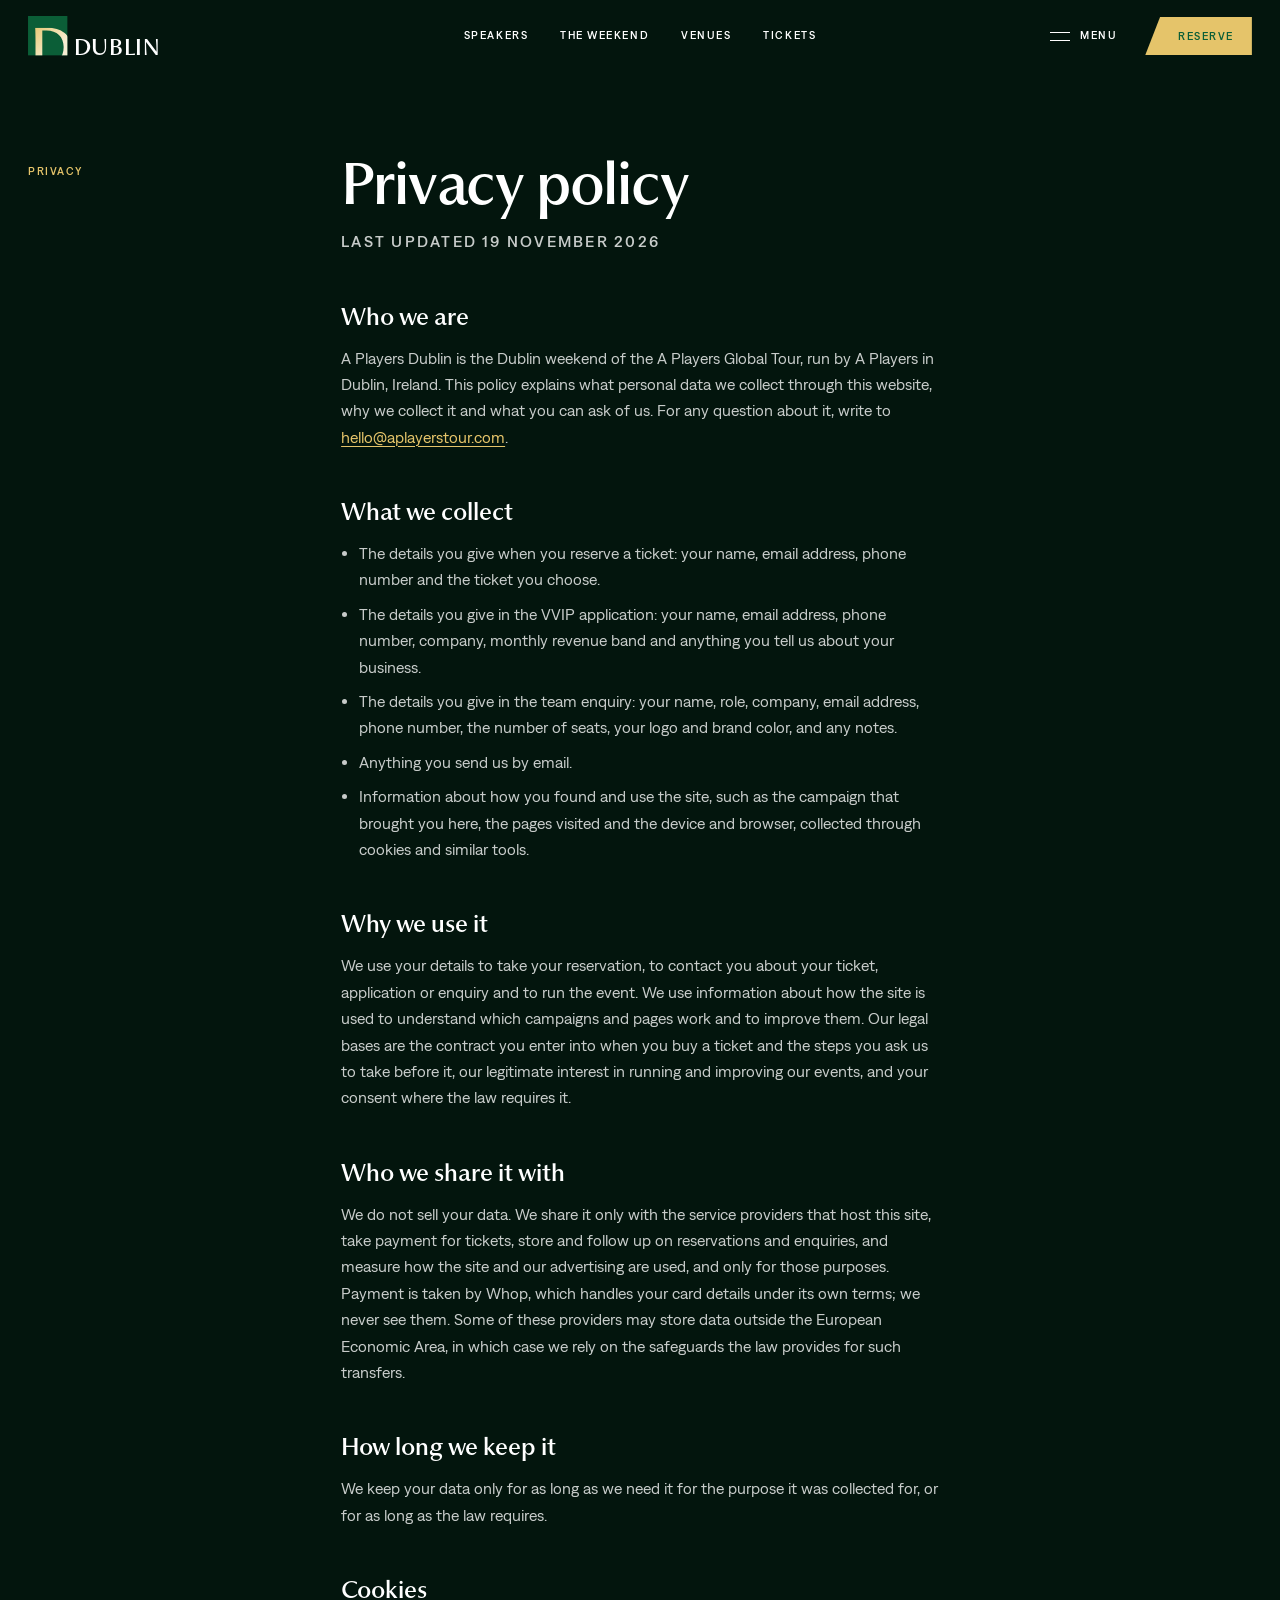
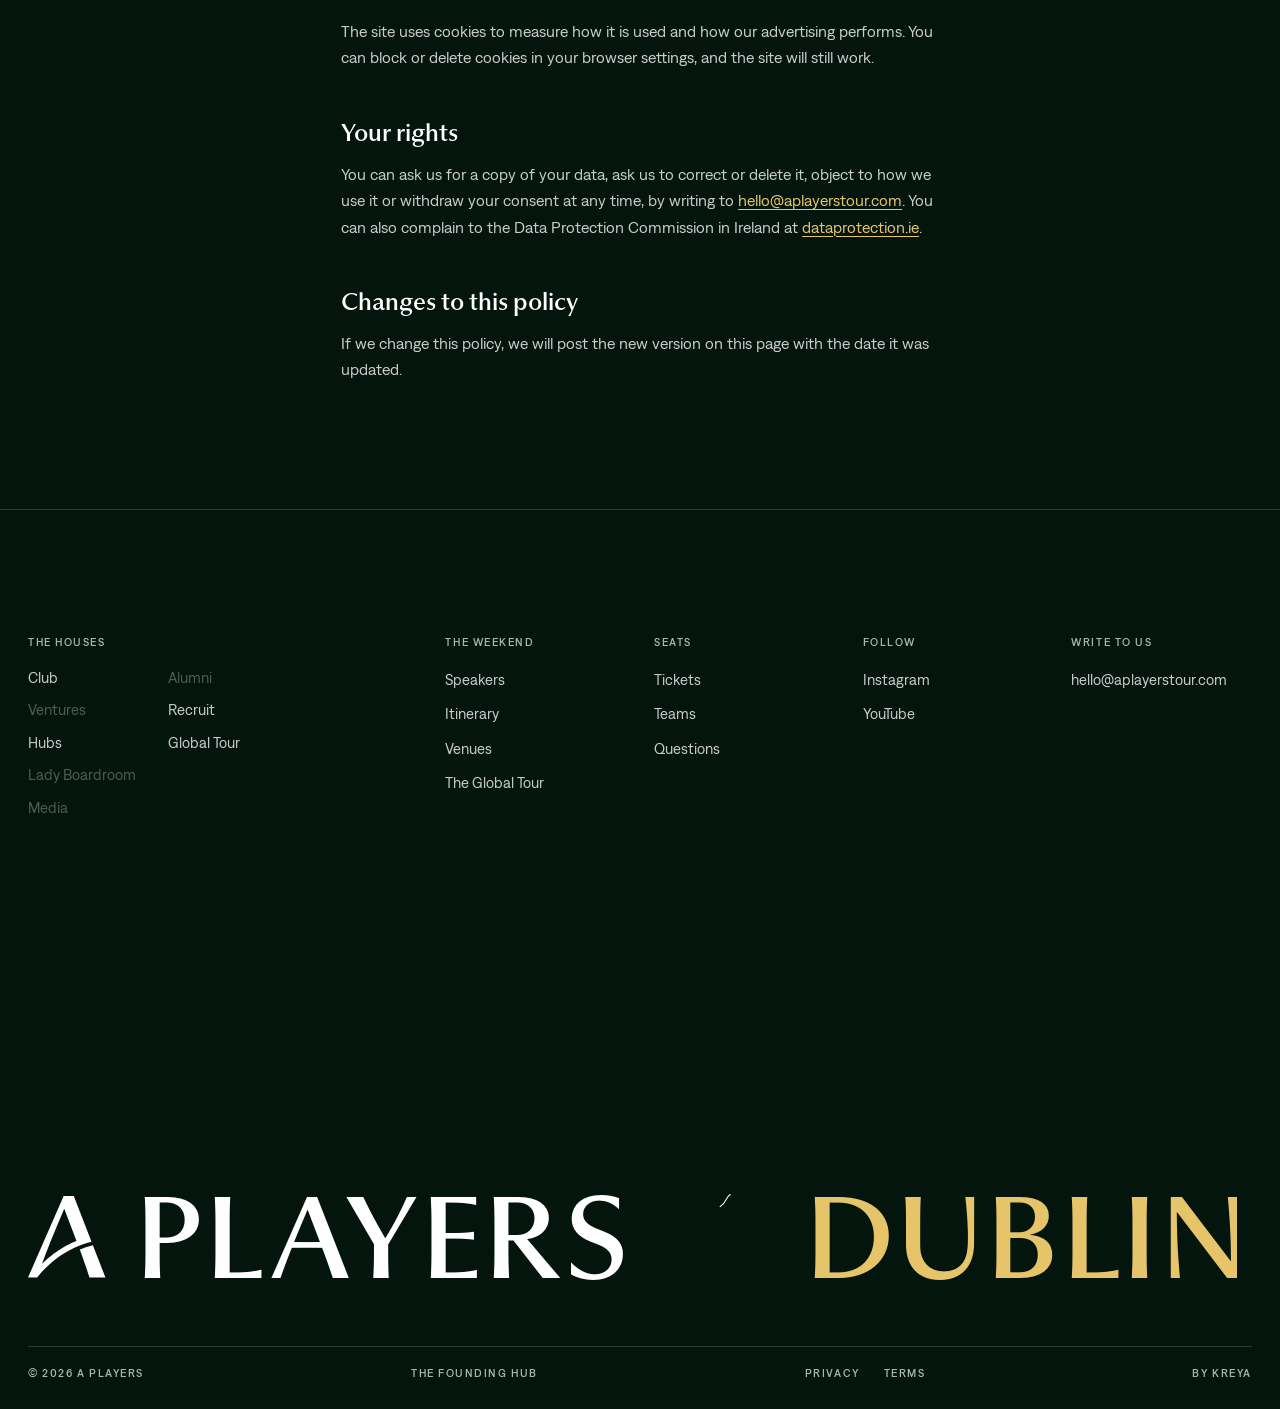
<file: privacy/index.html>
<!doctype html>
<html lang="en">
<head>
  <meta charset="utf-8" />
  <meta name="viewport" content="width=device-width, initial-scale=1" />
  <title>Privacy · A Players Dublin</title>
  <meta name="description" content="How A Players Dublin collects and uses personal data through this website." />
  <meta name="theme-color" content="#03150D" />
  <meta property="og:title" content="Privacy · A Players Dublin" />
  <meta property="og:description" content="How A Players Dublin collects and uses personal data through this website." />
  <meta property="og:type" content="website" />
  <link rel="preload" href="/fonts/museum-Regular.otf" as="font" type="font/otf" crossorigin />
  <link rel="preload" href="/fonts/denim-Medium.woff2" as="font" type="font/woff2" crossorigin />
  <link rel="icon" href="/favicon.ico?v=d3" sizes="any" />
  <link rel="icon" href="/favicon.svg?v=d3" type="image/svg+xml" />
  <link rel="apple-touch-icon" href="/apple-touch-icon.png?v=d3" />
  <!-- The live site's tracking, unchanged: Google Tag Manager and the A Players script load only on aplayersdublin.com, so
       previews never count as visits; the dataLayer helper (GTDL) runs everywhere because the forms call it. -->
  <script>
  if (/(^|\.)aplayersdublin\.com$/.test(location.hostname)) {
(function(w,d,s,l,i){w[l]=w[l]||[];w[l].push({'gtm.start':
new Date().getTime(),event:'gtm.js'});var f=d.getElementsByTagName(s)[0],
j=d.createElement(s),dl=l!='dataLayer'?'&l='+l:'';j.async=true;j.src=
'https://www.googletagmanager.com/gtm.js?id='+i+dl;f.parentNode.insertBefore(j,f);
})(window,document,'script','dataLayer','GTM-WL5TT2WF');
  (function(){ var s=document.createElement('script'); s.src='https://go.theaplayersclub.com/api/js/latest.js'; document.head.appendChild(s); })();
  }
  </script>
  <script>

  /* Every browser tag lives in GTM-WL5TT2WF. This file only pushes named
     events onto window.dataLayer; it never calls a vendor directly. */
  window.dataLayer = window.dataLayer || [];
  window.GTDL = (function () {
    var CITY = "dublin";
    var ID = "343bdc46-d940-4ce1-9dfb-e7068a5d6aea";
    var seen = {};
    function first(key) {
      if (seen[key]) return false;
      seen[key] = true;
      try {
        if (localStorage.getItem("gt_dl_" + key)) return false;
        localStorage.setItem("gt_dl_" + key, String(Date.now()));
      } catch (e) {}
      return true;
    }
    function push(name, fields) {
      var out = { event: name, event_city: CITY, event_id: ID };
      Object.keys(fields || {}).forEach(function (k) {
        var v = fields[k];
        if (v !== undefined && v !== null && v !== "") out[k] = v;
      });
      window.dataLayer.push(out);
      try { console.log("[dataLayer] " + name, JSON.stringify(out)); } catch (e) {}
      return out;
    }
    /* once per visitor, for the steps that are a milestone rather than an action */
    function once(name, fields) { return first(name) ? push(name, fields) : null; }
    /* once per key, for purchases: a refresh must not count twice */
    function onceFor(key, name, fields) { return first(name + ":" + key) ? push(name, fields) : null; }
    return { push: push, once: once, onceFor: onceFor, city: CITY, id: ID };
  })();
  document.addEventListener("DOMContentLoaded", function () {
    ["co-form", "tm-form", "vv-form"].forEach(function (id) {
      var f = document.getElementById(id);
      if (!f) return;
      var fire = function () { GTDL.once("event_form_start"); };
      f.addEventListener("focusin", fire);
      f.addEventListener("input", fire);
    });
  });
  </script>
  <script type="module" crossorigin src="/assets/main-C-PievPr.js"></script>
  <link rel="stylesheet" crossorigin href="/assets/main-HQrQuZ3r.css">
</head>
<body class="is-loading" data-page="privacy">
<noscript><iframe src="https://www.googletagmanager.com/ns.html?id=GTM-WL5TT2WF" height="0" width="0" style="display:none;visibility:hidden"></iframe></noscript>

  <header class="nav">
    <a class="nav__logo nav__logo--chapter" href="/" aria-label="A Players Dublin, home" data-chapter></a>
    <nav class="nav__links label" aria-label="Dublin">
      <a href="/#speakers">Speakers</a>
      <a href="/#weekend">The weekend</a>
      <a href="/#venues">Venues</a>
      <a href="/#tickets">Tickets</a>
    </nav>
    <div class="nav__right">
      <button class="nav__menu label" type="button" aria-expanded="false" aria-controls="menu">
        <span class="nav__menu-icon" aria-hidden="true"><i></i><i></i></span>
        <span data-menu-label>Menu</span>
      </button>
      <a class="btn" href="/#tickets">Reserve</a>
    </div>
  </header>

  <div class="menu" id="menu" aria-hidden="true" inert>
    <nav class="menu__run" aria-label="The houses of A Players"></nav>
    <div class="menu__peek" aria-hidden="true"></div>
    <div class="menu__foot label">
      <p class="menu__note"><span data-menu-status></span><span data-menu-note>The houses of A Players</span></p>
      <a href="https://www.instagram.com/aplayerstour/" target="_blank" rel="noopener">Instagram</a>
    </div>
  </div>

  <main id="top">

    <section class="legal" data-ground="navy" aria-labelledby="legal-title">
      <p class="label sec-label">Privacy</p>
      <div class="legal__body">
        <h1 class="legal__title" id="legal-title">Privacy policy</h1>
        <p class="label legal__date">Last updated 19 November 2026</p>

        <h2>Who we are</h2>
        <p>A Players Dublin is the Dublin weekend of the A Players Global Tour, run by A Players in Dublin, Ireland. This policy explains what personal data we collect through this website, why we collect it and what you can ask of us. For any question about it, write to <a href="mailto:hello@aplayerstour.com">hello@aplayerstour.com</a>.</p>

        <h2>What we collect</h2>
        <ul>
          <li>The details you give when you reserve a ticket: your name, email address, phone number and the ticket you choose.</li>
          <li>The details you give in the VVIP application: your name, email address, phone number, company, monthly revenue band and anything you tell us about your business.</li>
          <li>The details you give in the team enquiry: your name, role, company, email address, phone number, the number of seats, your logo and brand color, and any notes.</li>
          <li>Anything you send us by email.</li>
          <li>Information about how you found and use the site, such as the campaign that brought you here, the pages visited and the device and browser, collected through cookies and similar tools.</li>
        </ul>

        <h2>Why we use it</h2>
        <p>We use your details to take your reservation, to contact you about your ticket, application or enquiry and to run the event. We use information about how the site is used to understand which campaigns and pages work and to improve them. Our legal bases are the contract you enter into when you buy a ticket and the steps you ask us to take before it, our legitimate interest in running and improving our events, and your consent where the law requires it.</p>

        <h2>Who we share it with</h2>
        <p>We do not sell your data. We share it only with the service providers that host this site, take payment for tickets, store and follow up on reservations and enquiries, and measure how the site and our advertising are used, and only for those purposes. Payment is taken by Whop, which handles your card details under its own terms; we never see them. Some of these providers may store data outside the European Economic Area, in which case we rely on the safeguards the law provides for such transfers.</p>

        <h2>How long we keep it</h2>
        <p>We keep your data only for as long as we need it for the purpose it was collected for, or for as long as the law requires.</p>

        <h2>Cookies</h2>
        <p>The site uses cookies to measure how it is used and how our advertising performs. You can block or delete cookies in your browser settings, and the site will still work.</p>

        <h2>Your rights</h2>
        <p>You can ask us for a copy of your data, ask us to correct or delete it, object to how we use it or withdraw your consent at any time, by writing to <a href="mailto:hello@aplayerstour.com">hello@aplayerstour.com</a>. You can also complain to the Data Protection Commission in Ireland at <a href="https://www.dataprotection.ie" target="_blank" rel="noopener">dataprotection.ie</a>.</p>

        <h2>Changes to this policy</h2>
        <p>If we change this policy, we will post the new version on this page with the date it was updated.</p>
      </div>
    </section>

  </main>

  <footer class="foot" id="footer" data-foot>
    <div class="foot__cta">
      <p class="foot__ask">The last weekend of the year. Be in the room.</p>
      <a class="btn btn--lg" href="/#tickets">Reserve my seat</a>
    </div>
    <nav class="foot__cols" aria-label="Footer">
      <div class="foot__brand"><span class="foot__small" data-foot-seal aria-hidden="true"></span></div>
      <div class="foot__housecol">
        <p class="label">The houses</p>
        <ul data-foot-house-list></ul>
      </div>
      <div>
        <p class="label">The weekend</p>
        <ul>
          <li><a href="/#speakers">Speakers</a></li>
          <li><a href="/#weekend">Itinerary</a></li>
          <li><a href="/#venues">Venues</a></li>
          <li><a href="/#tour">The Global Tour</a></li>
        </ul>
      </div>
      <div>
        <p class="label">Seats</p>
        <ul>
          <li><a href="/#tickets">Tickets</a></li>
          <li><a href="/#tickets">Teams</a></li>
          <li><a href="/#faq">Questions</a></li>
        </ul>
      </div>
      <div>
        <p class="label">Follow</p>
        <ul>
          <li><a href="https://www.instagram.com/aplayerstour/" target="_blank" rel="noopener">Instagram</a></li>
          <li><a href="https://www.youtube.com/@Jamesgalligann" target="_blank" rel="noopener">YouTube</a></li>
        </ul>
      </div>
      <div>
        <p class="label">Write to us</p>
        <ul><li><a href="mailto:hello@aplayerstour.com">hello<wbr>@aplayerstour.com</a></li></ul>
      </div>
    </nav>
    <div class="foot__sig" aria-hidden="true">
      <span class="foot__hound" data-foot-hound></span>
      <span class="foot__word" data-foot-lockup></span>
    </div>
    <div class="foot__base label">
      <span>&copy; 2026 A Players</span>
      <span>The founding hub</span>
      <span class="foot__legal"><a href="/privacy/">Privacy</a><a href="/terms/">Terms</a></span>
      <a class="foot__by" href="https://kreya.design" target="_blank" rel="noopener">by KREYA</a>
    </div>
  </footer>

</body>
</html>
</file>
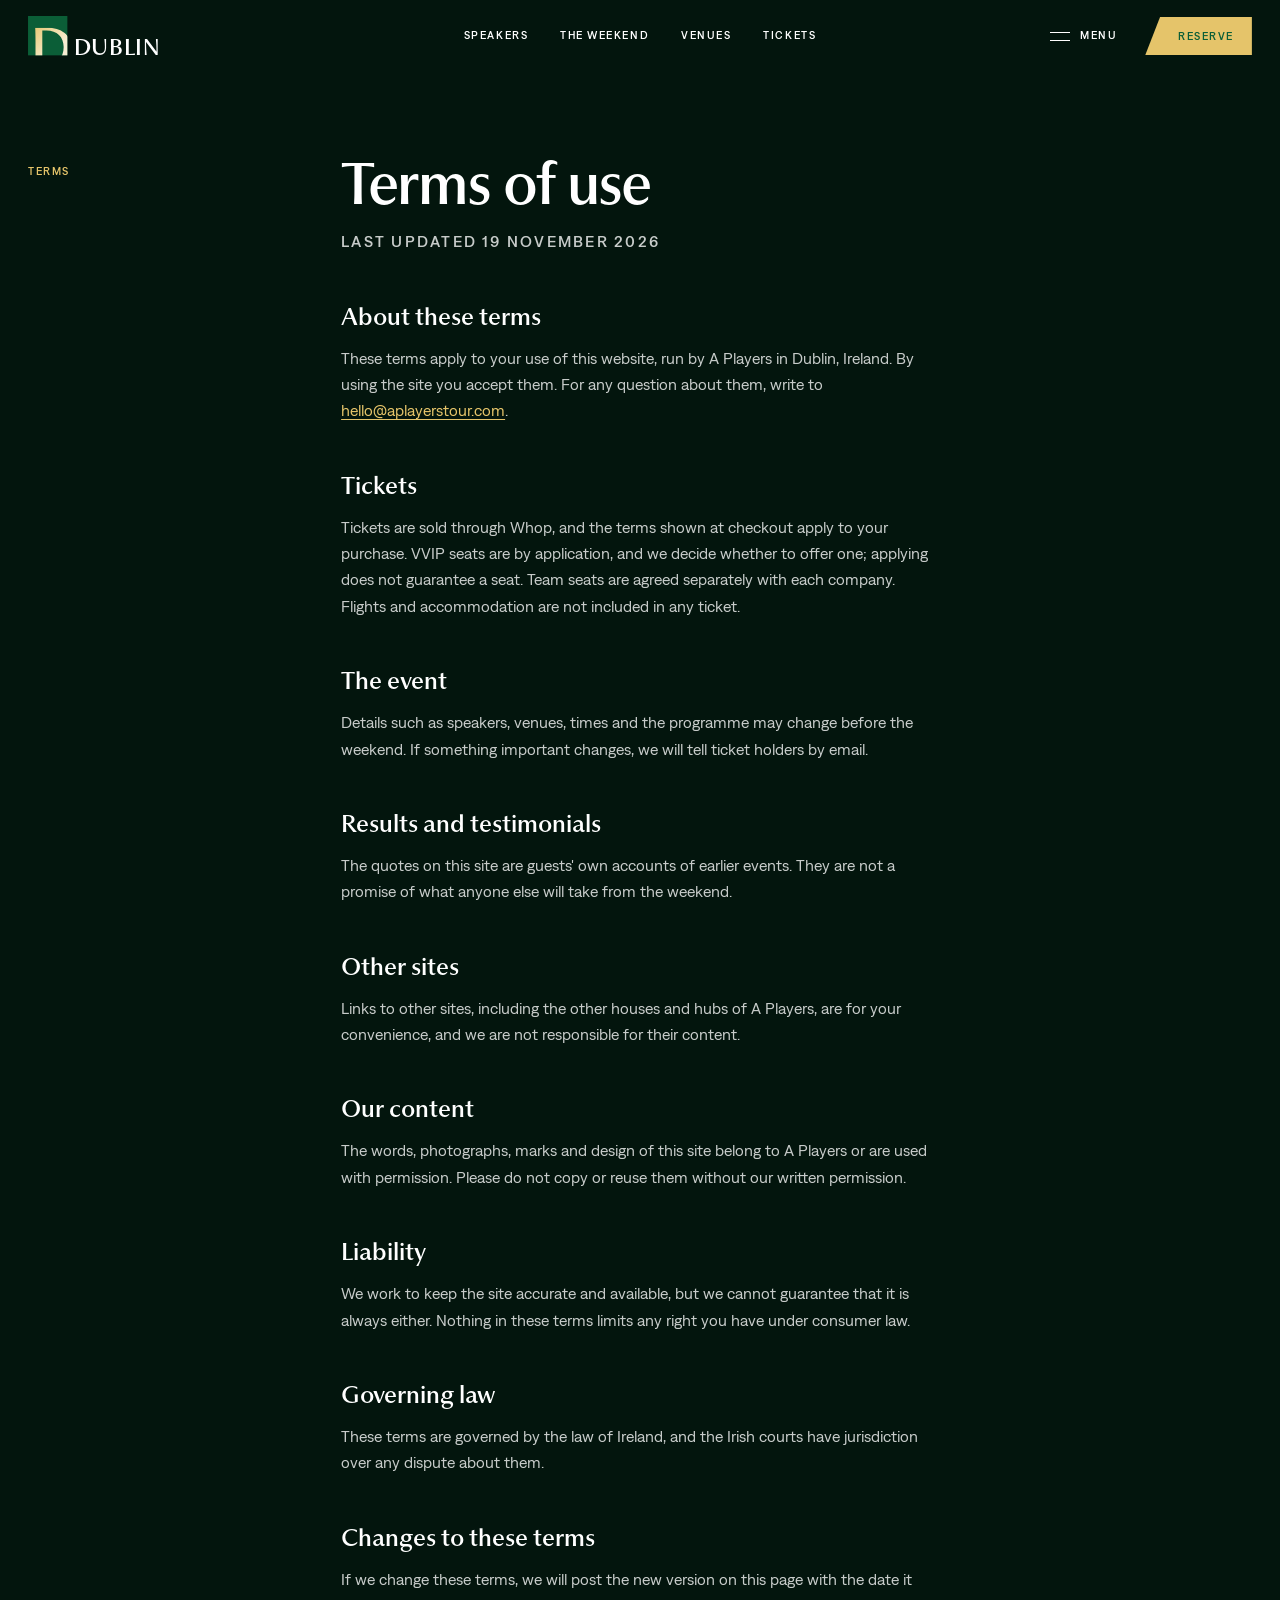
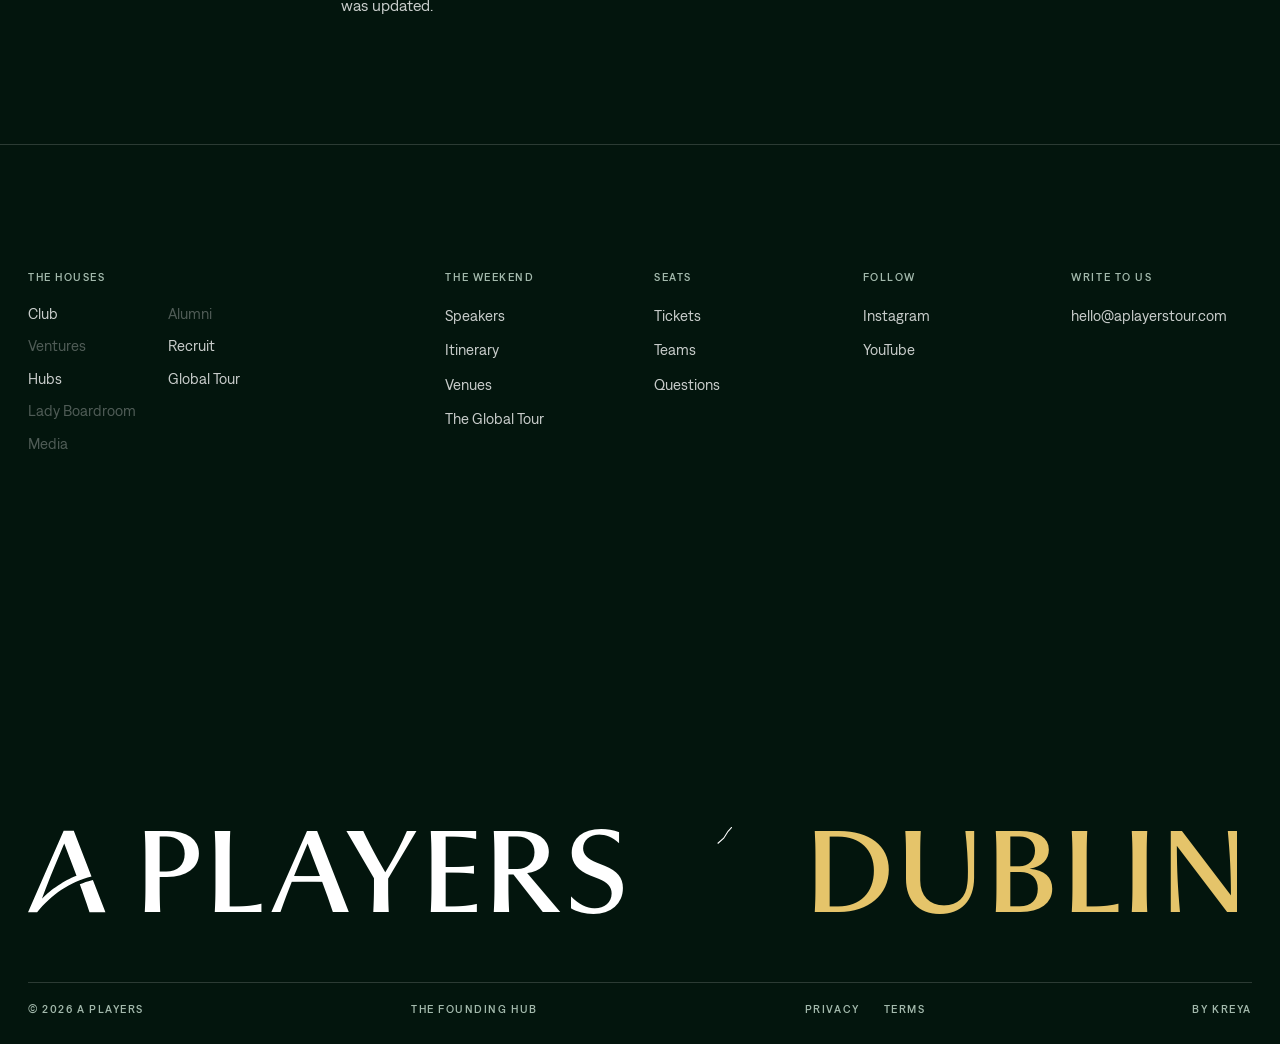
<file: terms/index.html>
<!doctype html>
<html lang="en">
<head>
  <meta charset="utf-8" />
  <meta name="viewport" content="width=device-width, initial-scale=1" />
  <title>Terms · A Players Dublin</title>
  <meta name="description" content="The terms of use of the A Players Dublin website." />
  <meta name="theme-color" content="#03150D" />
  <meta property="og:title" content="Terms · A Players Dublin" />
  <meta property="og:description" content="The terms of use of the A Players Dublin website." />
  <meta property="og:type" content="website" />
  <link rel="preload" href="/fonts/museum-Regular.otf" as="font" type="font/otf" crossorigin />
  <link rel="preload" href="/fonts/denim-Medium.woff2" as="font" type="font/woff2" crossorigin />
  <link rel="icon" href="/favicon.ico?v=d3" sizes="any" />
  <link rel="icon" href="/favicon.svg?v=d3" type="image/svg+xml" />
  <link rel="apple-touch-icon" href="/apple-touch-icon.png?v=d3" />
  <!-- The live site's tracking, unchanged: Google Tag Manager and the A Players script load only on aplayersdublin.com, so
       previews never count as visits; the dataLayer helper (GTDL) runs everywhere because the forms call it. -->
  <script>
  if (/(^|\.)aplayersdublin\.com$/.test(location.hostname)) {
(function(w,d,s,l,i){w[l]=w[l]||[];w[l].push({'gtm.start':
new Date().getTime(),event:'gtm.js'});var f=d.getElementsByTagName(s)[0],
j=d.createElement(s),dl=l!='dataLayer'?'&l='+l:'';j.async=true;j.src=
'https://www.googletagmanager.com/gtm.js?id='+i+dl;f.parentNode.insertBefore(j,f);
})(window,document,'script','dataLayer','GTM-WL5TT2WF');
  (function(){ var s=document.createElement('script'); s.src='https://go.theaplayersclub.com/api/js/latest.js'; document.head.appendChild(s); })();
  }
  </script>
  <script>

  /* Every browser tag lives in GTM-WL5TT2WF. This file only pushes named
     events onto window.dataLayer; it never calls a vendor directly. */
  window.dataLayer = window.dataLayer || [];
  window.GTDL = (function () {
    var CITY = "dublin";
    var ID = "343bdc46-d940-4ce1-9dfb-e7068a5d6aea";
    var seen = {};
    function first(key) {
      if (seen[key]) return false;
      seen[key] = true;
      try {
        if (localStorage.getItem("gt_dl_" + key)) return false;
        localStorage.setItem("gt_dl_" + key, String(Date.now()));
      } catch (e) {}
      return true;
    }
    function push(name, fields) {
      var out = { event: name, event_city: CITY, event_id: ID };
      Object.keys(fields || {}).forEach(function (k) {
        var v = fields[k];
        if (v !== undefined && v !== null && v !== "") out[k] = v;
      });
      window.dataLayer.push(out);
      try { console.log("[dataLayer] " + name, JSON.stringify(out)); } catch (e) {}
      return out;
    }
    /* once per visitor, for the steps that are a milestone rather than an action */
    function once(name, fields) { return first(name) ? push(name, fields) : null; }
    /* once per key, for purchases: a refresh must not count twice */
    function onceFor(key, name, fields) { return first(name + ":" + key) ? push(name, fields) : null; }
    return { push: push, once: once, onceFor: onceFor, city: CITY, id: ID };
  })();
  document.addEventListener("DOMContentLoaded", function () {
    ["co-form", "tm-form", "vv-form"].forEach(function (id) {
      var f = document.getElementById(id);
      if (!f) return;
      var fire = function () { GTDL.once("event_form_start"); };
      f.addEventListener("focusin", fire);
      f.addEventListener("input", fire);
    });
  });
  </script>
  <script type="module" crossorigin src="/assets/main-C-PievPr.js"></script>
  <link rel="stylesheet" crossorigin href="/assets/main-HQrQuZ3r.css">
</head>
<body class="is-loading" data-page="terms">
<noscript><iframe src="https://www.googletagmanager.com/ns.html?id=GTM-WL5TT2WF" height="0" width="0" style="display:none;visibility:hidden"></iframe></noscript>

  <header class="nav">
    <a class="nav__logo nav__logo--chapter" href="/" aria-label="A Players Dublin, home" data-chapter></a>
    <nav class="nav__links label" aria-label="Dublin">
      <a href="/#speakers">Speakers</a>
      <a href="/#weekend">The weekend</a>
      <a href="/#venues">Venues</a>
      <a href="/#tickets">Tickets</a>
    </nav>
    <div class="nav__right">
      <button class="nav__menu label" type="button" aria-expanded="false" aria-controls="menu">
        <span class="nav__menu-icon" aria-hidden="true"><i></i><i></i></span>
        <span data-menu-label>Menu</span>
      </button>
      <a class="btn" href="/#tickets">Reserve</a>
    </div>
  </header>

  <div class="menu" id="menu" aria-hidden="true" inert>
    <nav class="menu__run" aria-label="The houses of A Players"></nav>
    <div class="menu__peek" aria-hidden="true"></div>
    <div class="menu__foot label">
      <p class="menu__note"><span data-menu-status></span><span data-menu-note>The houses of A Players</span></p>
      <a href="https://www.instagram.com/aplayerstour/" target="_blank" rel="noopener">Instagram</a>
    </div>
  </div>

  <main id="top">

    <section class="legal" data-ground="navy" aria-labelledby="legal-title">
      <p class="label sec-label">Terms</p>
      <div class="legal__body">
        <h1 class="legal__title" id="legal-title">Terms of use</h1>
        <p class="label legal__date">Last updated 19 November 2026</p>

        <h2>About these terms</h2>
        <p>These terms apply to your use of this website, run by A Players in Dublin, Ireland. By using the site you accept them. For any question about them, write to <a href="mailto:hello@aplayerstour.com">hello@aplayerstour.com</a>.</p>

        <h2>Tickets</h2>
        <p>Tickets are sold through Whop, and the terms shown at checkout apply to your purchase. VVIP seats are by application, and we decide whether to offer one; applying does not guarantee a seat. Team seats are agreed separately with each company. Flights and accommodation are not included in any ticket.</p>

        <h2>The event</h2>
        <p>Details such as speakers, venues, times and the programme may change before the weekend. If something important changes, we will tell ticket holders by email.</p>

        <h2>Results and testimonials</h2>
        <p>The quotes on this site are guests' own accounts of earlier events. They are not a promise of what anyone else will take from the weekend.</p>

        <h2>Other sites</h2>
        <p>Links to other sites, including the other houses and hubs of A Players, are for your convenience, and we are not responsible for their content.</p>

        <h2>Our content</h2>
        <p>The words, photographs, marks and design of this site belong to A Players or are used with permission. Please do not copy or reuse them without our written permission.</p>

        <h2>Liability</h2>
        <p>We work to keep the site accurate and available, but we cannot guarantee that it is always either. Nothing in these terms limits any right you have under consumer law.</p>

        <h2>Governing law</h2>
        <p>These terms are governed by the law of Ireland, and the Irish courts have jurisdiction over any dispute about them.</p>

        <h2>Changes to these terms</h2>
        <p>If we change these terms, we will post the new version on this page with the date it was updated.</p>
      </div>
    </section>

  </main>

  <footer class="foot" id="footer" data-foot>
    <div class="foot__cta">
      <p class="foot__ask">The last weekend of the year. Be in the room.</p>
      <a class="btn btn--lg" href="/#tickets">Reserve my seat</a>
    </div>
    <nav class="foot__cols" aria-label="Footer">
      <div class="foot__brand"><span class="foot__small" data-foot-seal aria-hidden="true"></span></div>
      <div class="foot__housecol">
        <p class="label">The houses</p>
        <ul data-foot-house-list></ul>
      </div>
      <div>
        <p class="label">The weekend</p>
        <ul>
          <li><a href="/#speakers">Speakers</a></li>
          <li><a href="/#weekend">Itinerary</a></li>
          <li><a href="/#venues">Venues</a></li>
          <li><a href="/#tour">The Global Tour</a></li>
        </ul>
      </div>
      <div>
        <p class="label">Seats</p>
        <ul>
          <li><a href="/#tickets">Tickets</a></li>
          <li><a href="/#tickets">Teams</a></li>
          <li><a href="/#faq">Questions</a></li>
        </ul>
      </div>
      <div>
        <p class="label">Follow</p>
        <ul>
          <li><a href="https://www.instagram.com/aplayerstour/" target="_blank" rel="noopener">Instagram</a></li>
          <li><a href="https://www.youtube.com/@Jamesgalligann" target="_blank" rel="noopener">YouTube</a></li>
        </ul>
      </div>
      <div>
        <p class="label">Write to us</p>
        <ul><li><a href="mailto:hello@aplayerstour.com">hello<wbr>@aplayerstour.com</a></li></ul>
      </div>
    </nav>
    <div class="foot__sig" aria-hidden="true">
      <span class="foot__hound" data-foot-hound></span>
      <span class="foot__word" data-foot-lockup></span>
    </div>
    <div class="foot__base label">
      <span>&copy; 2026 A Players</span>
      <span>The founding hub</span>
      <span class="foot__legal"><a href="/privacy/">Privacy</a><a href="/terms/">Terms</a></span>
      <a class="foot__by" href="https://kreya.design" target="_blank" rel="noopener">by KREYA</a>
    </div>
  </footer>

</body>
</html>
</file>
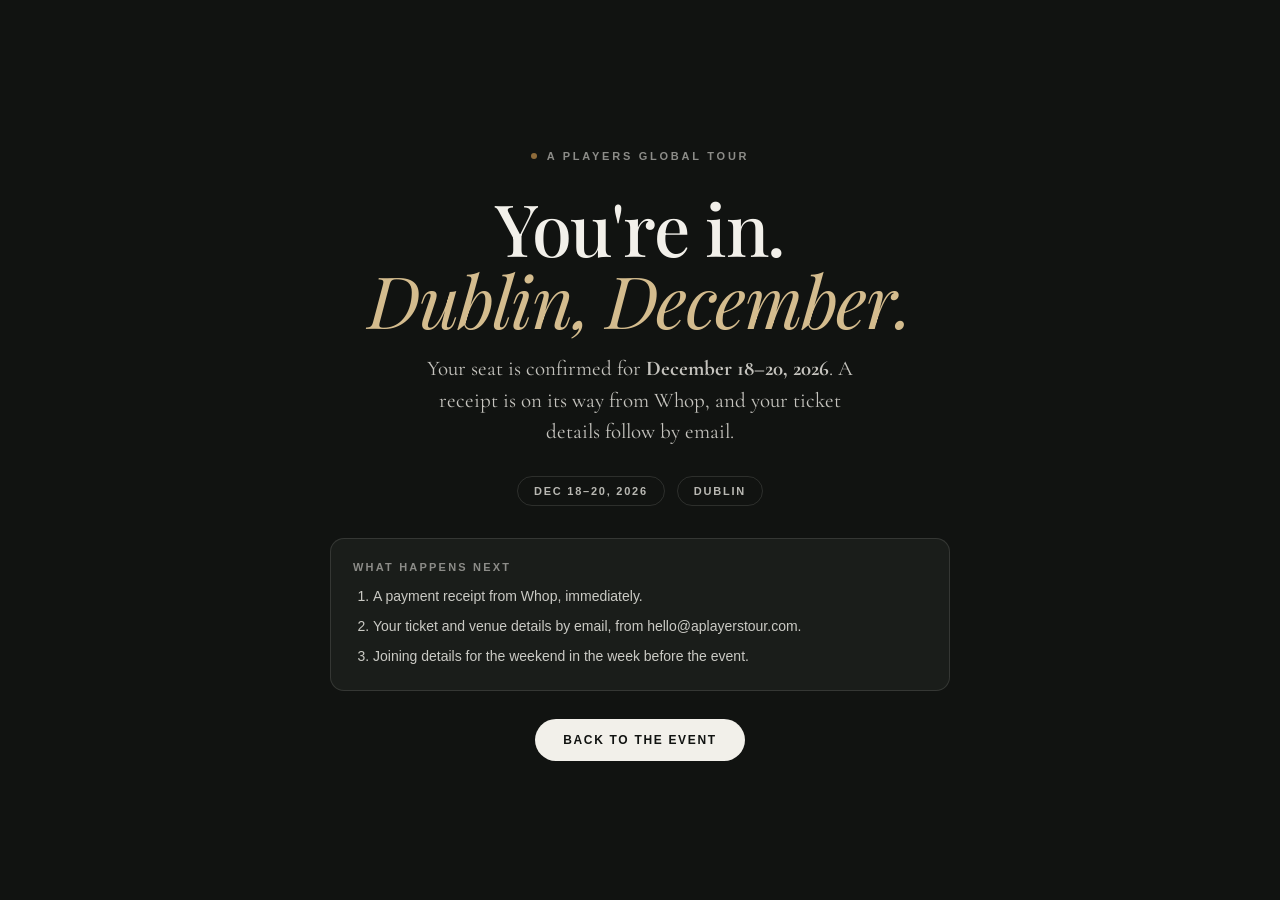
<file: thanks/index.html>
<!doctype html>
<html lang="en">
<head>
<meta charset="utf-8">
<meta name="viewport" content="width=device-width, initial-scale=1, viewport-fit=cover">
<title>You're in · A Players Dublin · December 18–20, 2026</title>
<meta name="description" content="Your seat at A Players Dublin, December 18–20, 2026, is confirmed.">
<meta name="theme-color" content="#111311">
<meta name="robots" content="noindex">
<!-- Google Tag Manager -->
<script>(function(w,d,s,l,i){w[l]=w[l]||[];w[l].push({'gtm.start':
new Date().getTime(),event:'gtm.js'});var f=d.getElementsByTagName(s)[0],
j=d.createElement(s),dl=l!='dataLayer'?'&l='+l:'';j.async=true;j.src=
'https://www.googletagmanager.com/gtm.js?id='+i+dl;f.parentNode.insertBefore(j,f);
})(window,document,'script','dataLayer','GTM-WL5TT2WF');</script>
<!-- End Google Tag Manager -->
<script>
  /* Same helper as the main page: this file pushes named events and GTM
     owns every tag. event_purchase is pushed once per order, so a refresh
     or a back button cannot count the sale twice. */
  window.dataLayer = window.dataLayer || [];
  window.GTDL = (function () {
    var CITY = "dublin";
    var ID = "343bdc46-d940-4ce1-9dfb-e7068a5d6aea";
    var seen = {};
    function first(key) {
      if (seen[key]) return false;
      seen[key] = true;
      try {
        if (localStorage.getItem("gt_dl_" + key)) return false;
        localStorage.setItem("gt_dl_" + key, String(Date.now()));
      } catch (e) {}
      return true;
    }
    function push(name, fields) {
      var out = { event: name, event_city: CITY, event_id: ID };
      Object.keys(fields || {}).forEach(function (k) {
        var v = fields[k];
        if (v !== undefined && v !== null && v !== "") out[k] = v;
      });
      window.dataLayer.push(out);
      try { console.log("[dataLayer] " + name, JSON.stringify(out)); } catch (e) {}
      return out;
    }
    function once(name, fields) { return first(name) ? push(name, fields) : null; }
    function onceFor(key, name, fields) { return first(name + ":" + key) ? push(name, fields) : null; }
    return { push: push, once: once, onceFor: onceFor, city: CITY, id: ID };
  })();
</script>
<link rel="icon" href="../favicon.ico" sizes="any">
<link rel="icon" type="image/svg+xml" href="../favicon.svg">
<link rel="apple-touch-icon" href="../apple-touch-icon.png">
<link rel="preconnect" href="https://fonts.googleapis.com">
<link rel="preconnect" href="https://fonts.gstatic.com" crossorigin>
<link rel="stylesheet" href="https://fonts.googleapis.com/css2?family=Cormorant+Garamond:ital,wght@0,300;0,400;0,500;1,400&family=Playfair+Display:ital,wght@0,500;1,400&display=swap">
<script src="https://go.theaplayersclub.com/api/js/latest.js"></script>
<style>
  *, *::before, *::after { box-sizing: border-box; }
  :root {
    --bg: #111311; --card: #1A1D1A; --fg: #F2F0EA; --mute: #8C8C88;
    --gold: #8E6B3A; --gold-lt: #D4BC8E; --line: rgba(242,240,234,.12);
    --serif: "Playfair Display", Georgia, serif;
    --garamond: "Cormorant Garamond", Georgia, serif;
    --sans: -apple-system, BlinkMacSystemFont, "Segoe UI", Roboto, Helvetica, Arial, sans-serif;
  }
  body { margin: 0; background: var(--bg); color: var(--fg); font-family: var(--sans); -webkit-font-smoothing: antialiased; }
  main { min-height: 100svh; display: grid; place-items: center; padding: 32px 20px; }
  .card { width: 100%; max-width: 620px; text-align: center; }
  .dot-label { display: inline-flex; align-items: center; gap: 10px; font-size: 11px; font-weight: 700; letter-spacing: .25em; text-transform: uppercase; color: var(--mute); }
  .dot-label::before { content: ""; width: 6px; height: 6px; border-radius: 50%; background: var(--gold); }
  h1 { font-family: var(--serif); font-size: clamp(44px, 9vw, 72px); font-weight: 500; line-height: 1; letter-spacing: -.02em; margin: 18px 0 0; }
  h1 em { display: block; font-style: italic; font-weight: 400; color: var(--gold-lt); }
  .lede { font-family: var(--garamond); font-size: clamp(18px, 2.4vw, 21px); line-height: 1.5; color: rgba(242,240,234,.8); margin: 18px auto 0; max-width: 46ch; }
  .facts { display: flex; flex-wrap: wrap; justify-content: center; gap: 12px; margin-top: 28px; }
  .facts span { padding: 8px 16px; border: 1px solid var(--line); border-radius: 999px; font-size: 11px; font-weight: 700; letter-spacing: .16em; text-transform: uppercase; color: rgba(242,240,234,.75); }
  .next { margin-top: 32px; padding: 22px; border: 1px solid var(--line); border-radius: 14px; background: var(--card); text-align: left; }
  .next h2 { font-size: 11px; font-weight: 700; letter-spacing: .2em; text-transform: uppercase; color: var(--mute); margin: 0 0 12px; }
  .next ol { margin: 0; padding-left: 20px; }
  .next li { font-size: 14px; line-height: 1.6; color: rgba(242,240,234,.82); margin-bottom: 8px; }
  .next li:last-child { margin-bottom: 0; }
  a.home { display: inline-block; margin-top: 28px; padding: 14px 28px; border-radius: 999px; background: var(--fg); color: var(--bg); font-size: 12px; font-weight: 700; letter-spacing: .14em; text-transform: uppercase; text-decoration: none; }
  a.home:hover { background: var(--gold-lt); }
  .ref { margin-top: 20px; font-size: 11px; letter-spacing: .1em; color: rgba(140,140,136,.7); }
</style>
</head>
<body>
<!-- Google Tag Manager (noscript) -->
<noscript><iframe src="https://www.googletagmanager.com/ns.html?id=GTM-WL5TT2WF"
height="0" width="0" style="display:none;visibility:hidden"></iframe></noscript>
<!-- End Google Tag Manager (noscript) -->
<main>
  <div class="card">
    <p class="dot-label">A Players Global Tour</p>
    <h1>You're in.<em>Dublin, December.</em></h1>
    <p class="lede">Your seat is confirmed for <b>December 18–20, 2026</b>. A receipt is on its way from Whop, and your ticket details follow by email.</p>
    <div class="facts">
      <span>Dec 18–20, 2026</span>
      <span>Dublin</span>
      <span id="tier-chip" hidden></span>
    </div>
    <div class="next">
      <h2>What happens next</h2>
      <ol>
        <li>A payment receipt from Whop, immediately.</li>
        <li>Your ticket and venue details by email, from hello@aplayerstour.com.</li>
        <li>Joining details for the weekend in the week before the event.</li>
      </ol>
    </div>
    <a class="home" href="/">Back to the event</a>
    <p class="ref" id="ref" hidden></p>
  </div>
</main>
<script>
  (function () {
    // Set to the worker origin at the same time as the main page. Without it
    // the page still confirms the sale and still pushes event_purchase.
    var WORKER = "";
    var qs = new URLSearchParams(location.search);
    var tier = (qs.get("tier") || "").toUpperCase();
    var uid = qs.get("event_uid") || "";
    var order = qs.get("order_id") || qs.get("receipt_id") || qs.get("payment_id") || qs.get("session_id") || "";

    if (tier) {
      var chip = document.getElementById("tier-chip");
      chip.textContent = tier === "GA" ? "General Admission" : tier === "VIP" ? "VIP Experience" : tier === "VVIP" ? "VVIP Experience" : tier;
      chip.hidden = false;
    }

    function fire(extra) {
      var key = uid || order || String(Date.now());
      GTDL.onceFor(key, "event_purchase", Object.assign({
        tier: tier || undefined,
        order_id: order || undefined,
        event_uid: uid || undefined
      }, extra || {}));
      if (order) {
        var ref = document.getElementById("ref");
        ref.textContent = "Order " + order;
        ref.hidden = false;
      }
    }

    /* The webhook knows the real money and the order id. Ask the worker for
       them for a few seconds; if it cannot say in time, the purchase is
       still reported with everything the browser already holds. */
    async function reconcile() {
      if (!WORKER || !uid) return fire();
      for (var i = 0; i < 8; i++) {
        try {
          var r = await fetch(WORKER + "/order?event_uid=" + encodeURIComponent(uid), { headers: { accept: "application/json" } });
          if (r.ok) {
            var j = await r.json();
            if (j && j.found) {
              order = order || j.order_id || "";
              return fire({ value: j.value, currency: j.currency, email: j.email });
            }
          }
        } catch (e) {}
        await new Promise(function (res) { setTimeout(res, 1000); });
      }
      fire();
    }
    reconcile();
  })();
</script>
</body>
</html>
</file>
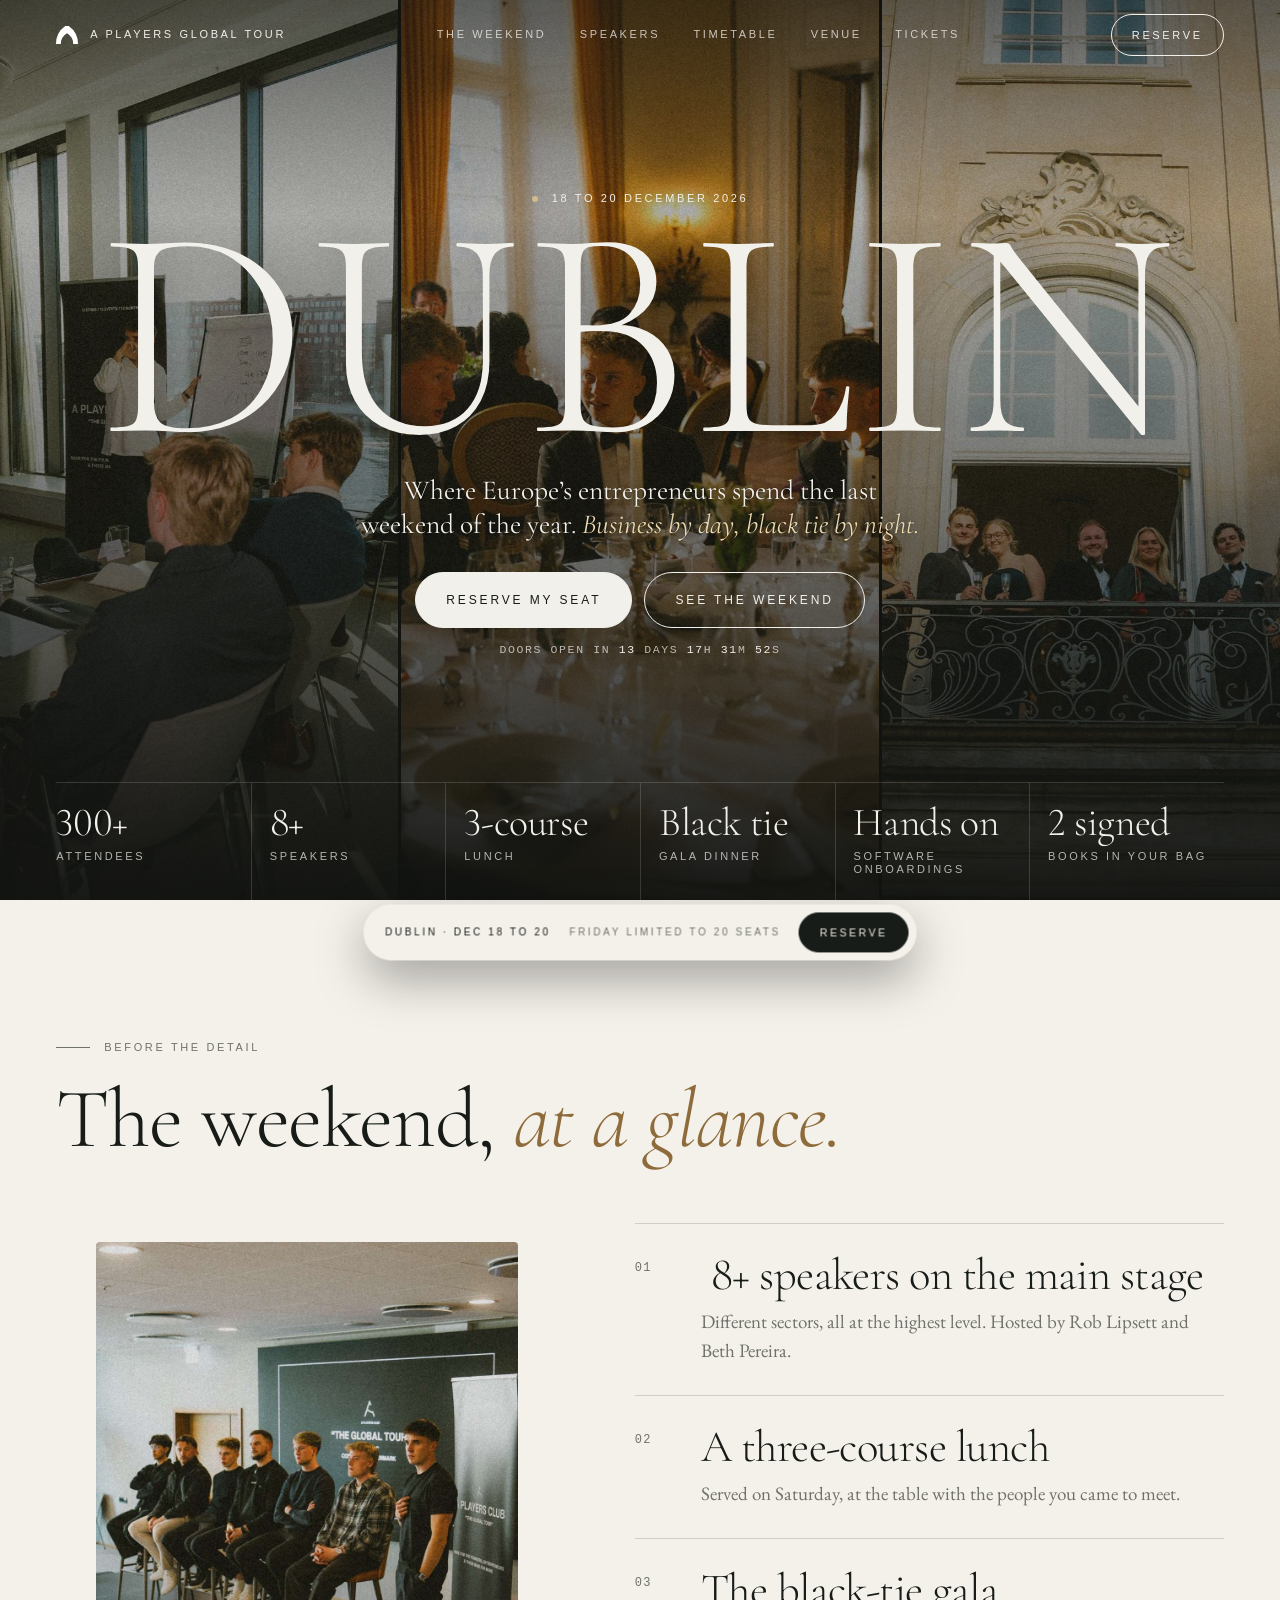
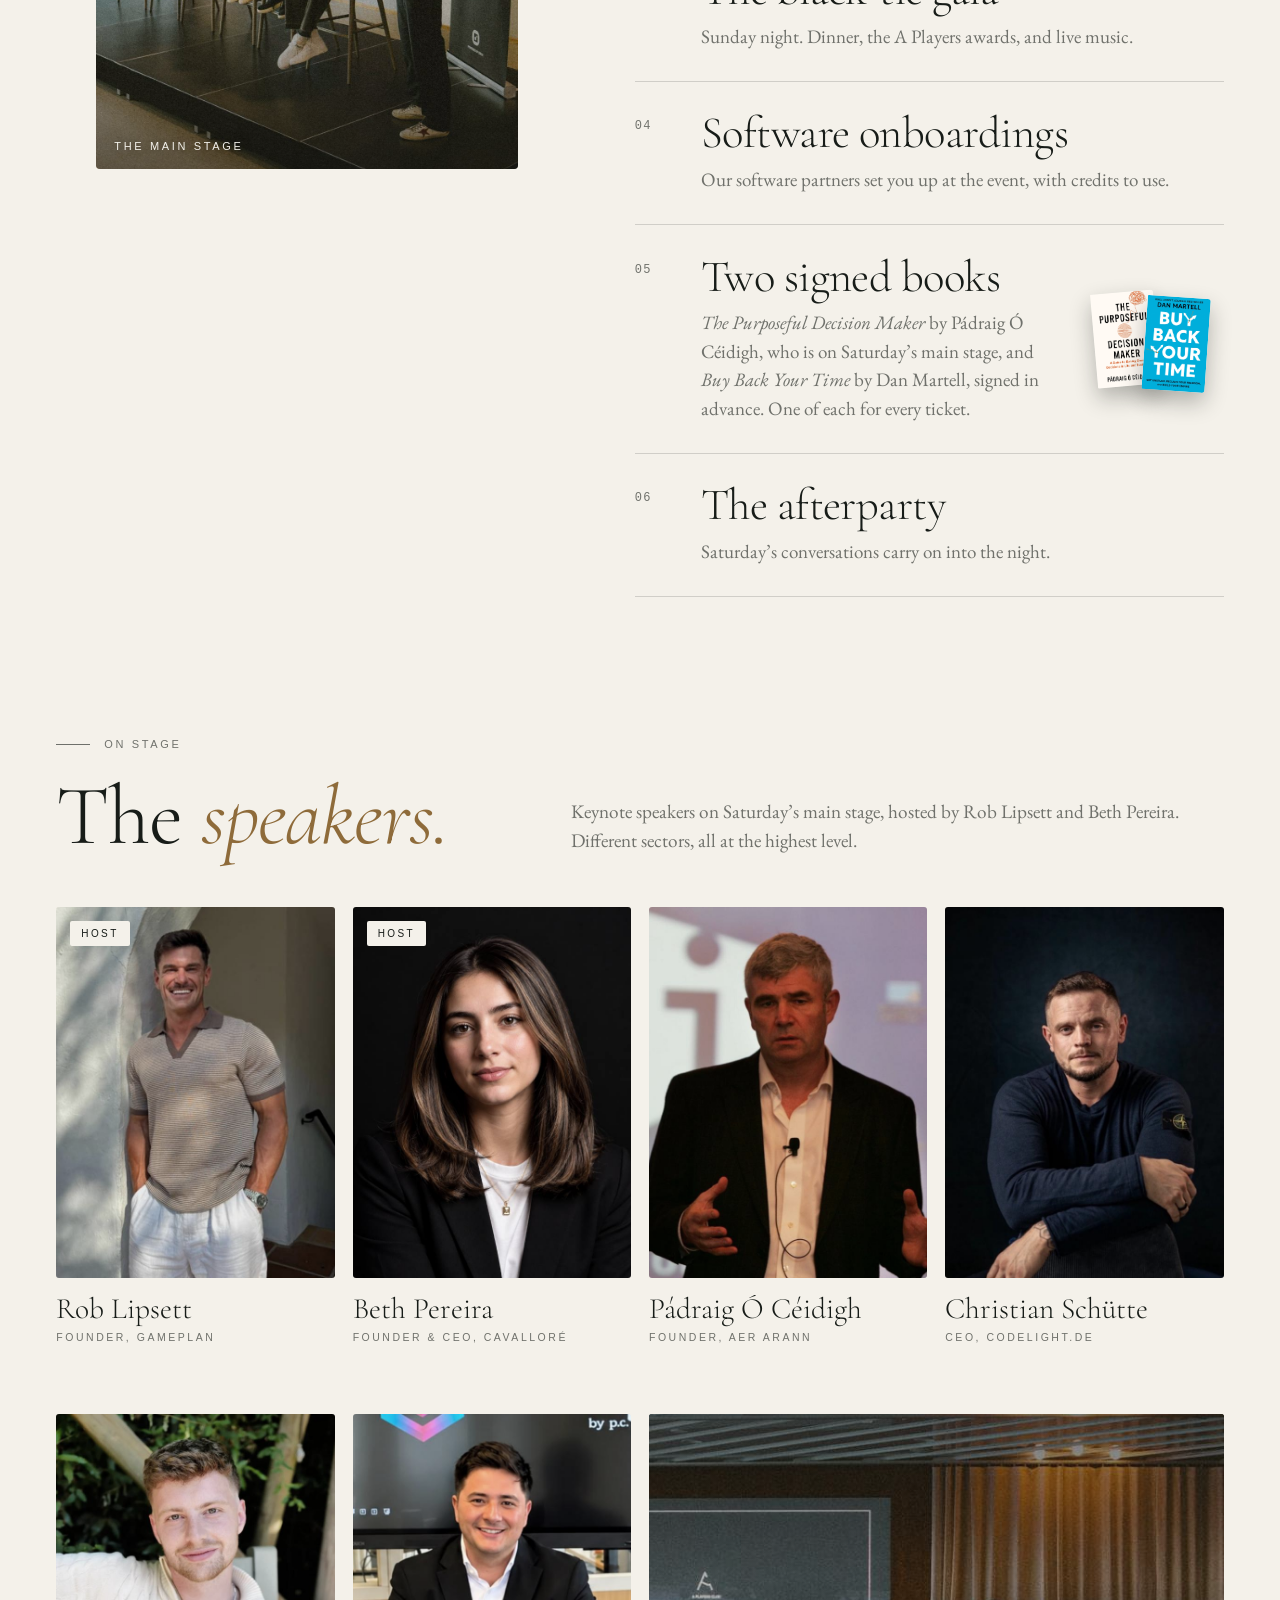
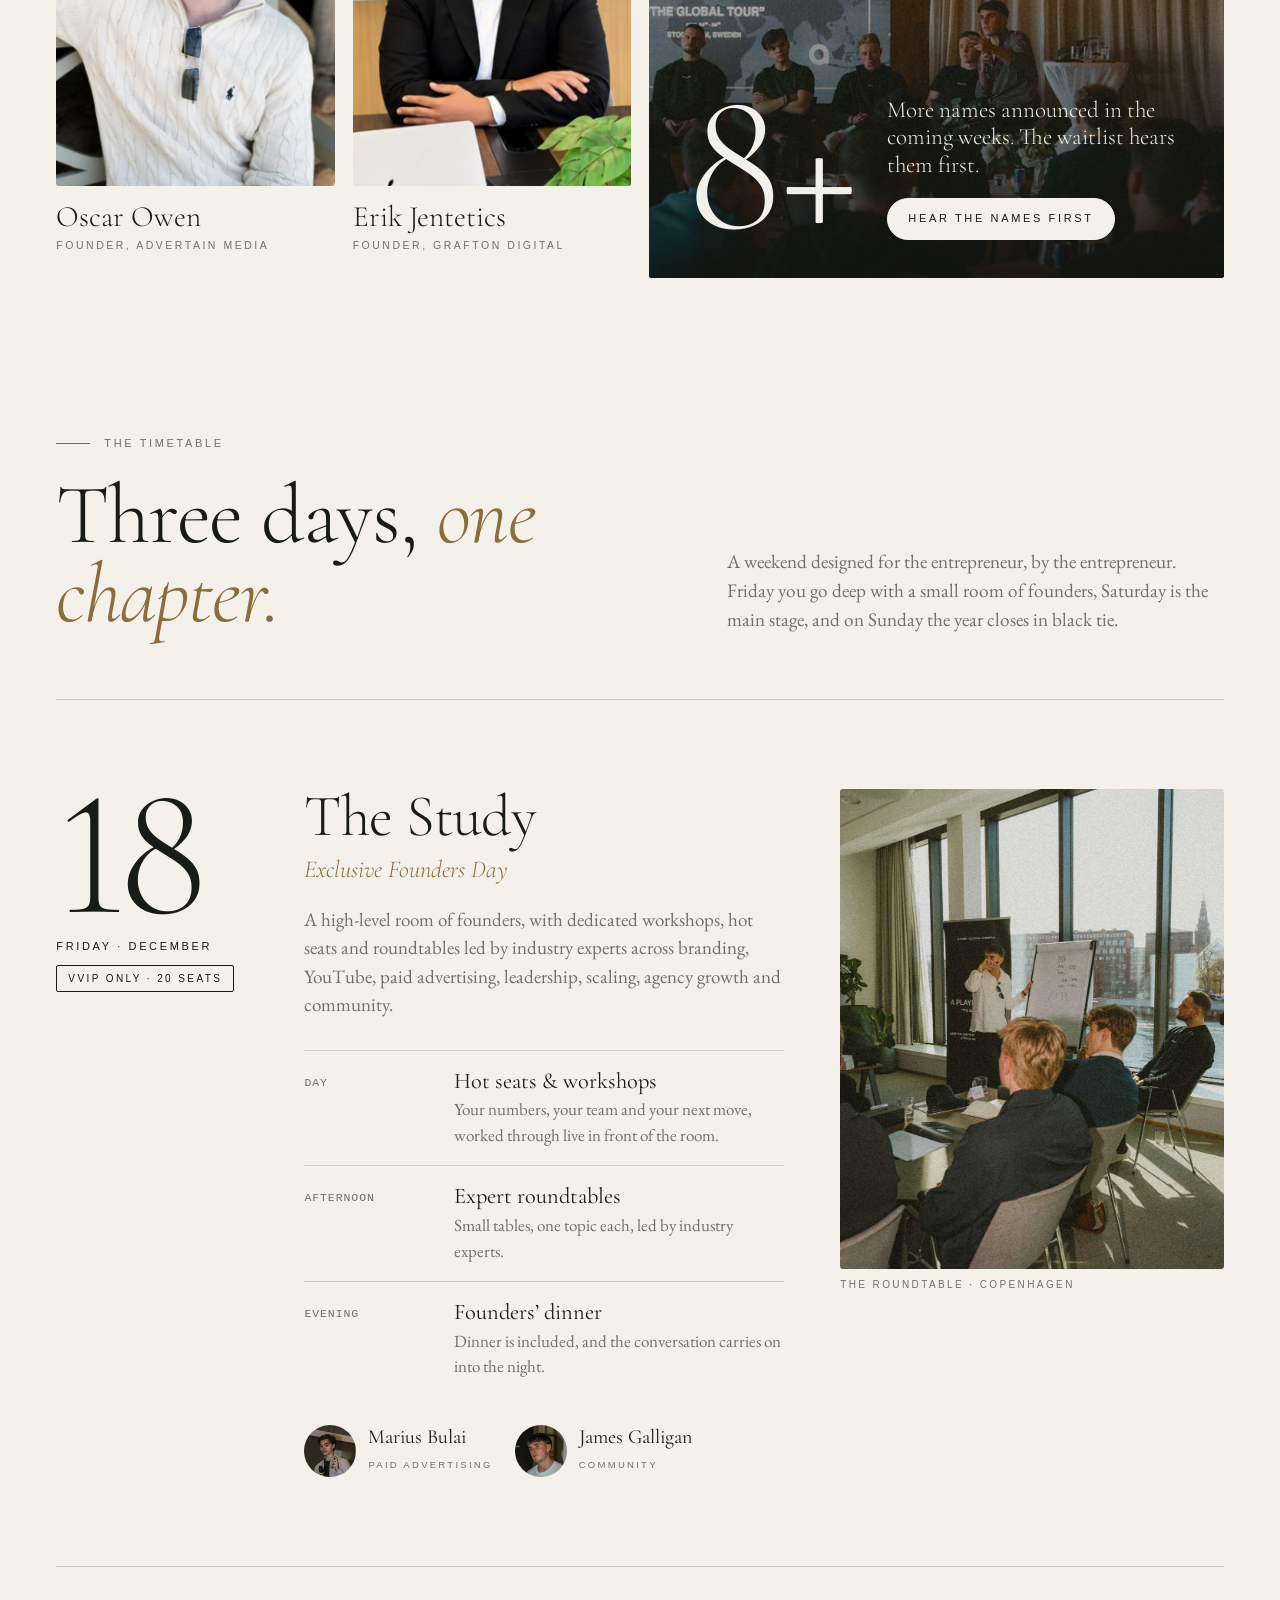
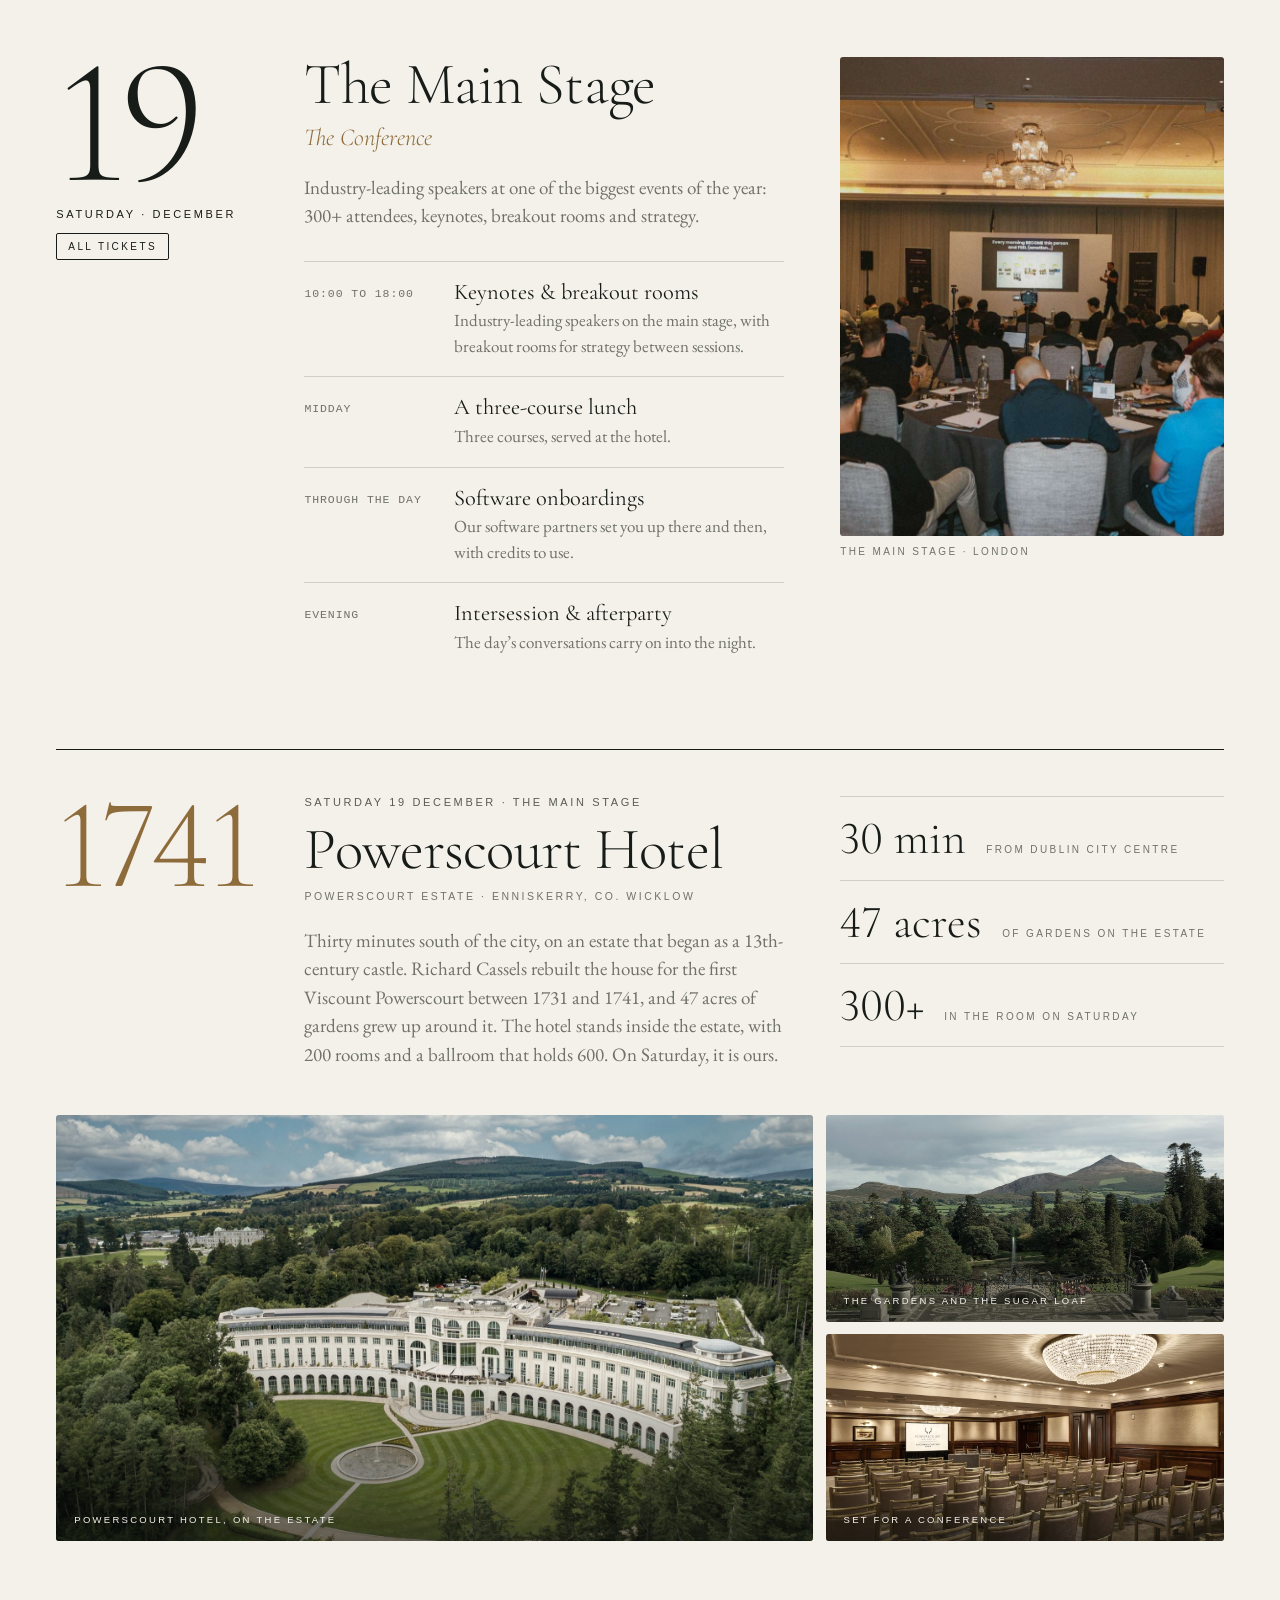
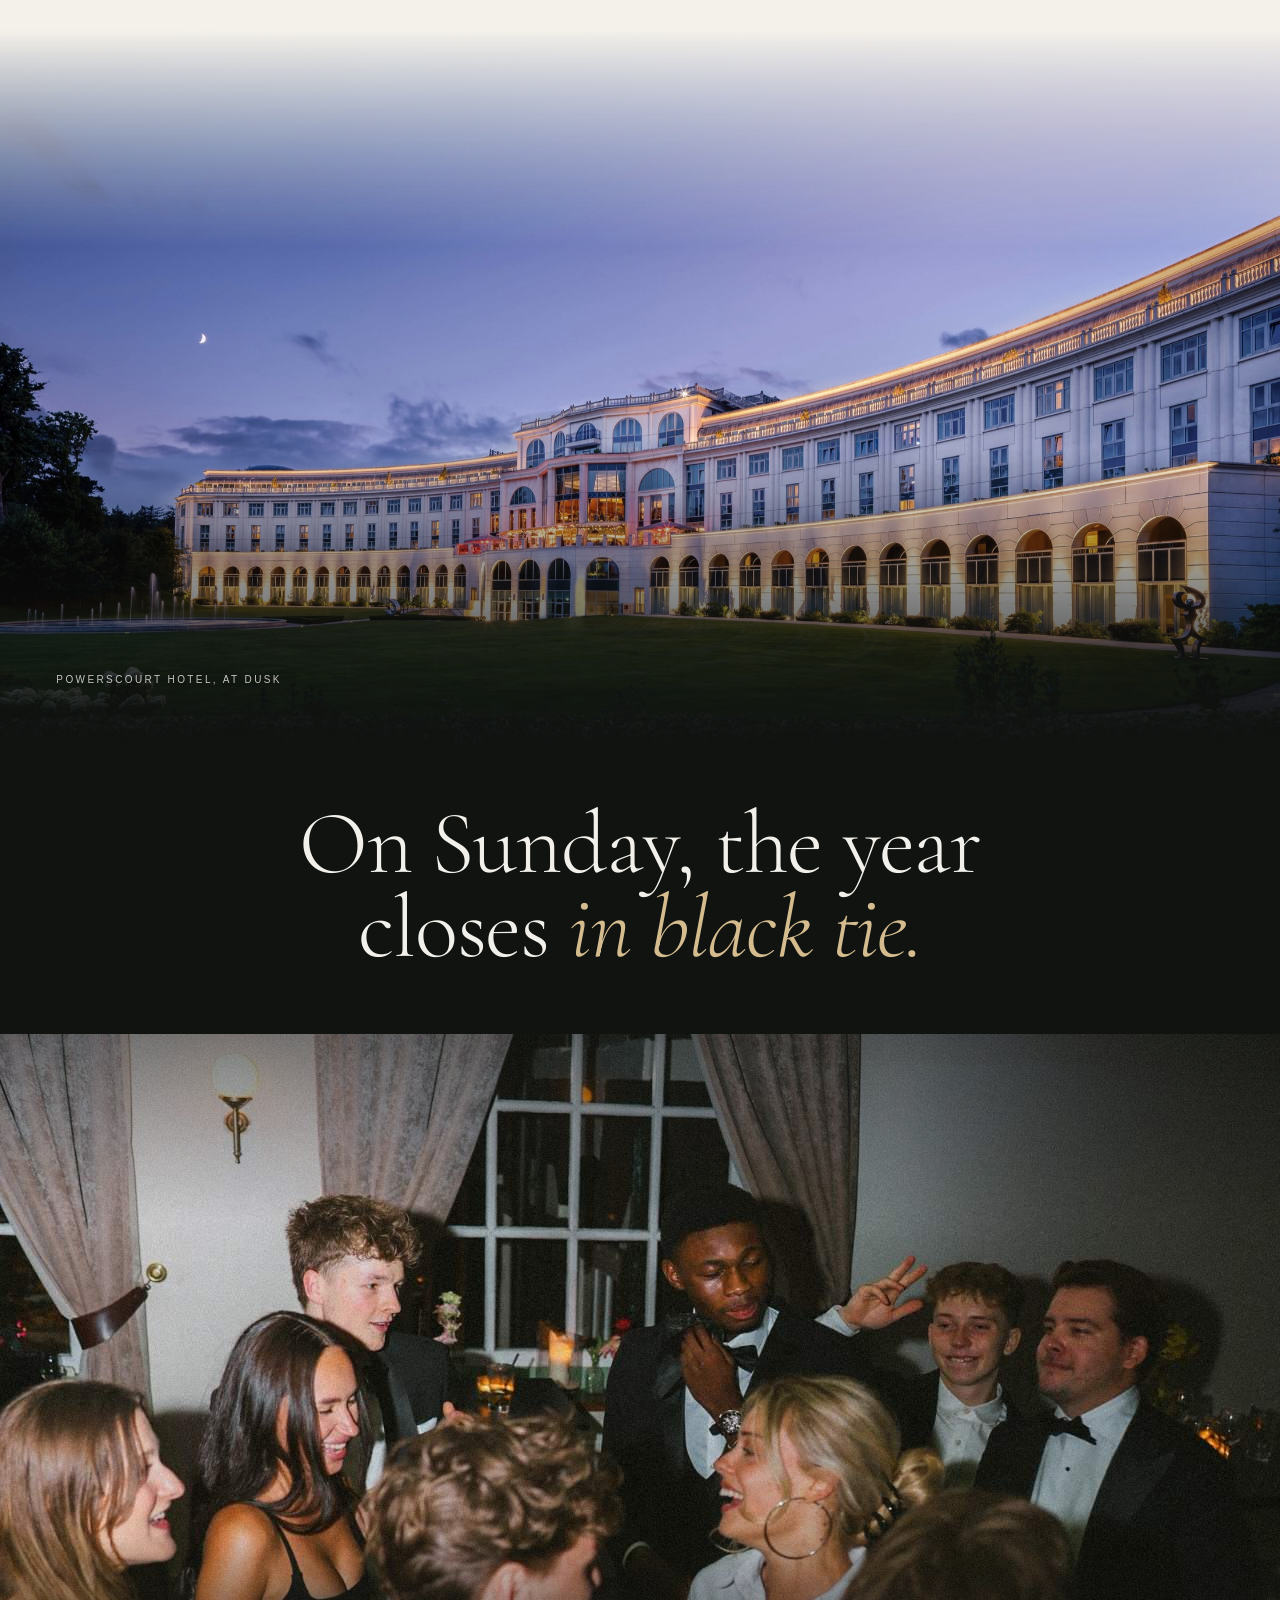
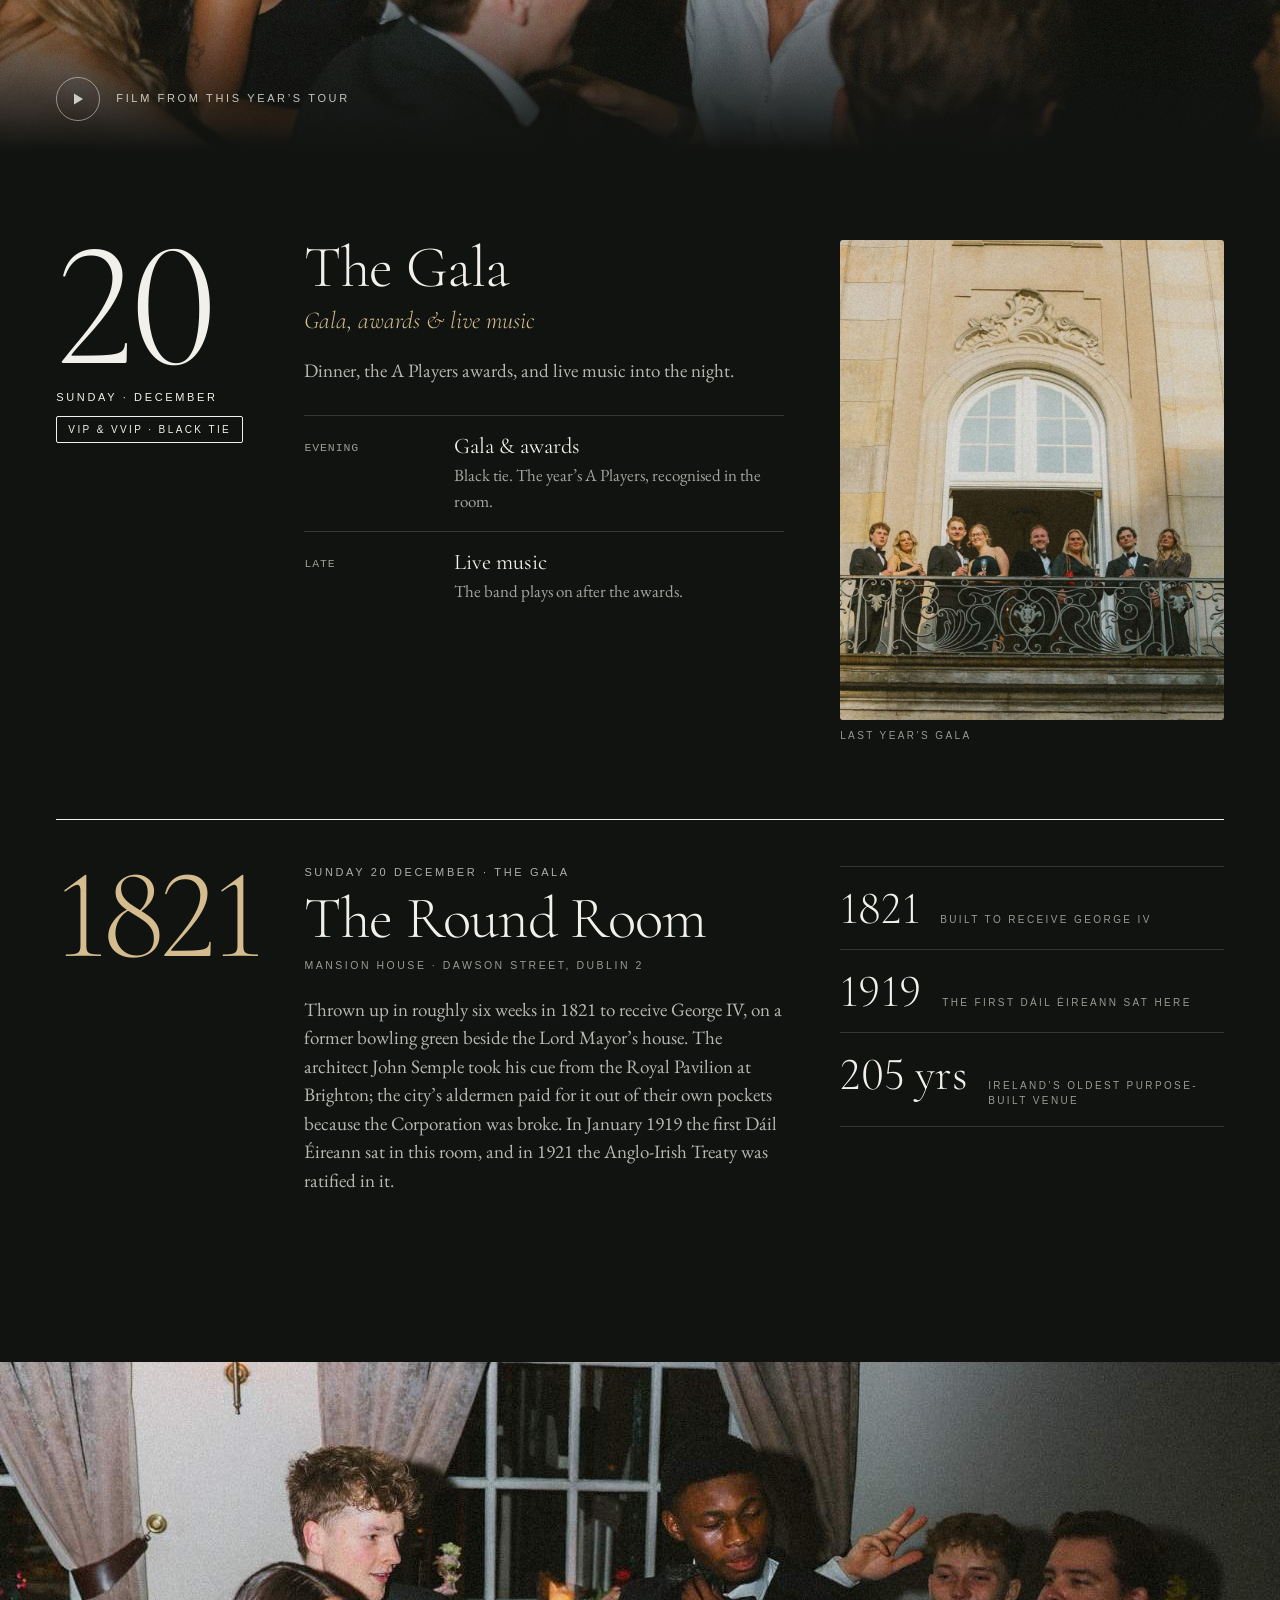
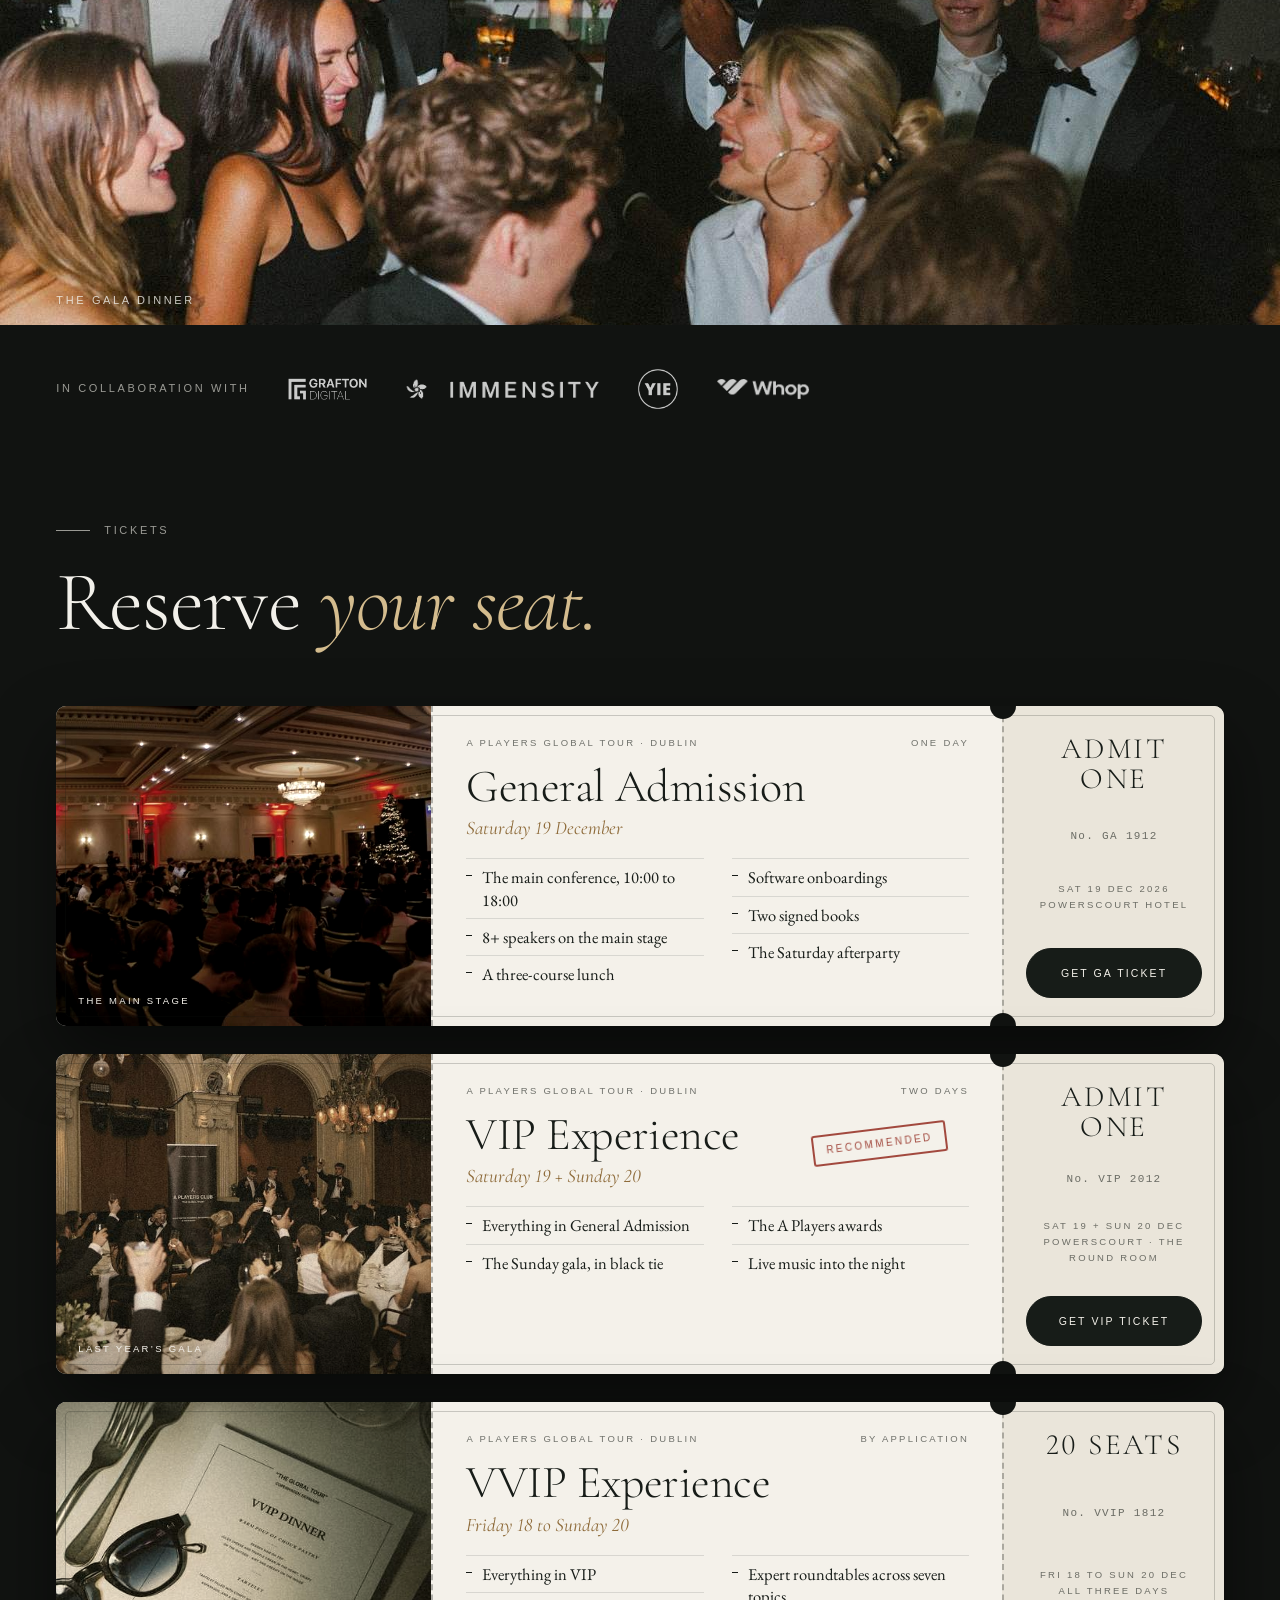
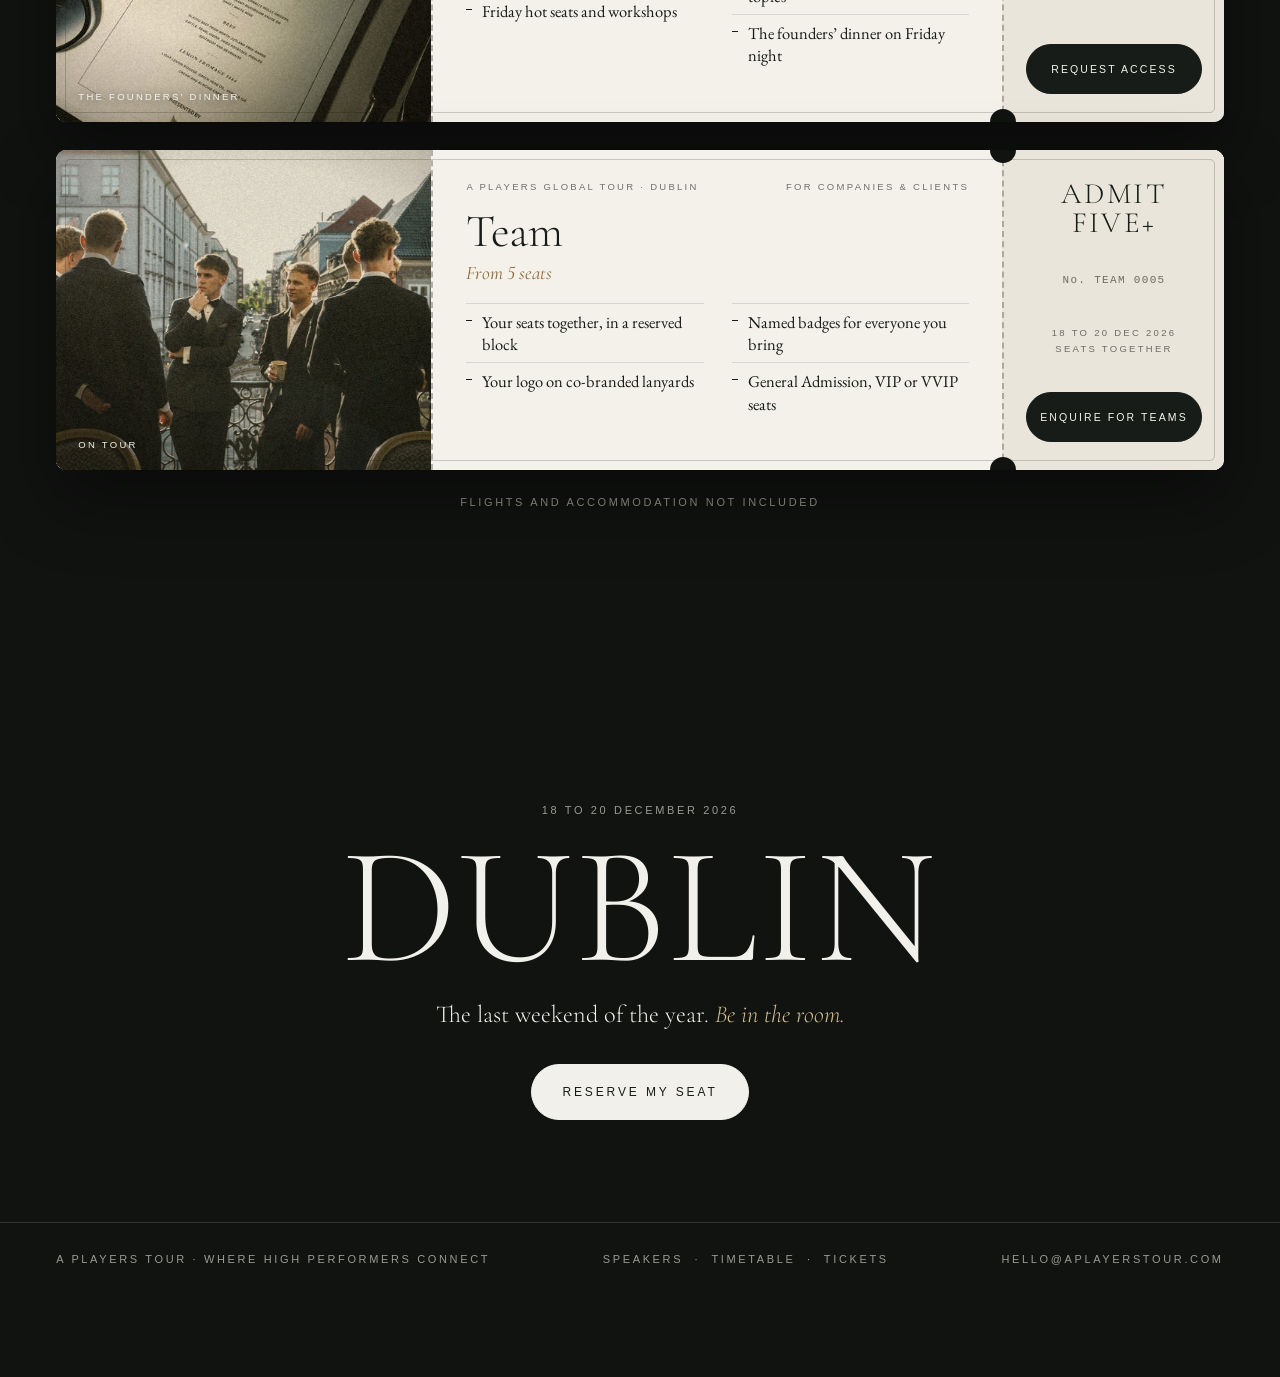
<file: uplift/index.html>
<!doctype html>
<html lang="en">
<head>
<meta charset="utf-8">
<meta name="viewport" content="width=device-width, initial-scale=1">
<title>A Players Dublin · 18 to 20 December 2026</title>
<meta name="description" content="Where Europe's entrepreneurs spend the last weekend of the year. Business by day, black tie by night.">
<meta name="robots" content="noindex">
<!-- Niall's version of the Dublin page (uplift/), built 16 Nov 2026 beside James's index.html, which is untouched.
     Review copy: no tag manager, no tracker, and nothing typed into a form is sent anywhere. Tickets go to the
     local stand-in (../checkout.local.html). To go live it needs James's lead capture and his Whop checkout links. -->
<meta http-equiv="Content-Security-Policy" content="connect-src 'none'; frame-src 'none'">
<link rel="preconnect" href="https://fonts.googleapis.com">
<link rel="preconnect" href="https://fonts.gstatic.com" crossorigin>
<link href="https://fonts.googleapis.com/css2?family=Cormorant+Garamond:ital,wght@0,300;0,400;0,500;1,300;1,400&family=EB+Garamond:ital,wght@0,400;0,500;1,400&display=swap" rel="stylesheet">
<link rel="preload" as="image" href="../img/hero/gala-dinner.jpg">
<link rel="stylesheet" href="site.css">
<script>document.documentElement.classList.add('js');</script>
</head>
<body>

<header class="nav" id="nav">
  <a class="brand label" href="#top" aria-label="A Players Global Tour, back to the top"><img src="img/mark.svg" alt="" width="22" height="22"><span>A Players Global Tour</span></a>
  <nav class="nav-links label" aria-label="On this page">
    <a href="#weekend">The weekend</a><a href="#speakers">Speakers</a><a href="#days">Timetable</a><a href="#venues">Venue</a><a href="#tickets">Tickets</a>
  </nav>
  <button class="pill ghost small" data-open="reserve">Reserve</button>
</header>

<main id="top">
<!-- ============ the hero: the whole screen ============ -->
<section class="hero" aria-label="A Players Dublin">
  <div class="tri" aria-hidden="true">
    <div class="pane"><img class="on" src="../img/hero/roundtable.jpg" alt=""><img src="../img/hero/tour-panel.jpg" alt=""></div>
    <div class="pane mid"><img class="on" src="../img/hero/gala-dinner.jpg" alt=""><img src="../img/hero/poster.jpg" alt=""></div>
    <div class="pane"><img class="on" src="../img/hero/gala-balcony.jpg" alt=""><img src="../img/hero/tour-street.jpg" alt=""></div>
  </div>
  <div class="hero-main">
    <p class="hero-date label"><i></i>18 to 20 December 2026</p>
    <h1>Dublin</h1>
    <p class="hero-line">Where Europe’s entrepreneurs spend the last weekend of the year. <em>Business by day, black tie by night.</em></p>
    <div class="hero-cta">
      <button class="pill solid" data-open="reserve">Reserve my seat</button>
      <a class="pill ghost" href="#weekend">See the weekend</a>
    </div>
    <p class="count" id="count" aria-live="off">Doors open 18 December</p>
  </div>
  <div class="rail" role="list" aria-label="The weekend in six figures">
    <div role="listitem"><b>300+</b><span class="label">Attendees</span></div>
    <div role="listitem"><b>8+</b><span class="label">Speakers</span></div>
    <div role="listitem"><b>3-course</b><span class="label">Lunch</span></div>
    <div role="listitem"><b>Black tie</b><span class="label">Gala dinner</span></div>
    <div role="listitem"><b>Hands on</b><span class="label">Software onboardings</span></div>
    <div role="listitem"><b>2 signed</b><span class="label">Books in your bag</span></div>
  </div>
</section>

<!-- ============ by day ============ -->
<section class="day-ground pad" id="weekend">
  <div class="wrap">
    <p class="kicker label rise">Before the detail</p>
    <h2 class="rise">The weekend, <em>at a glance.</em></h2>
    <div class="glance-grid">
      <figure class="stage rise" id="stage" aria-hidden="true">
        <img class="s on" src="../img/hero/tour-panel.jpg" alt="" loading="lazy">
        <img class="s" src="img/e44.jpg" alt="" loading="lazy">
        <img class="s" src="../img/hero/gala-dinner.jpg" alt="" loading="lazy">
        <img class="s" src="img/e31.jpg" alt="" loading="lazy">
        <div class="s books-slide"><div class="books">
          <div class="book"><img src="img/books/purposeful-decision-maker.jpg" alt="" loading="lazy"><span class="signed label">Signed</span></div>
          <div class="book"><img src="img/books/buy-back-your-time.jpg" alt="" loading="lazy"><span class="signed label">Signed</span></div>
        </div></div>
        <img class="s" src="img/e17.jpg" alt="" loading="lazy">
        <figcaption class="label" id="stage-cap">The main stage</figcaption>
      </figure>
      <ol class="six" id="six">
        <li class="on rise" data-cap="The main stage"><img src="../img/hero/tour-panel.jpg" alt="A panel of speakers on stage" loading="lazy"><div><h3>8+ speakers on the main stage</h3><p>Different sectors, all at the highest level. Hosted by Rob Lipsett and Beth Pereira.</p></div></li>
        <li class="rise" data-cap="At the table"><img src="img/e44.jpg" alt="Members at a long table" loading="lazy"><div><h3>A three-course lunch</h3><p>Served on Saturday, at the table with the people you came to meet.</p></div></li>
        <li class="rise" data-cap="Last year’s gala"><img src="../img/hero/gala-dinner.jpg" alt="Guests in black tie at the gala dinner" loading="lazy"><div><h3>The black-tie gala</h3><p>Sunday night. Dinner, the A Players awards, and live music.</p></div></li>
        <li class="rise" data-cap="Working sessions"><img src="img/e31.jpg" alt="A working session around a table" loading="lazy"><div><h3>Software onboardings</h3><p>Our software partners set you up at the event, with credits to use.</p></div></li>
        <li class="rise has-books" data-cap="Both signed"><div class="row-books"><img src="img/books/purposeful-decision-maker.jpg" alt="The cover of The Purposeful Decision Maker by Pádraig Ó Céidigh" loading="lazy"><img src="img/books/buy-back-your-time.jpg" alt="The cover of Buy Back Your Time by Dan Martell" loading="lazy"></div><div><h3>Two signed books</h3><p><i>The Purposeful Decision Maker</i> by Pádraig Ó Céidigh, who is on Saturday’s main stage, and <i>Buy Back Your Time</i> by Dan Martell, signed in advance. One of each for every ticket.</p></div></li>
        <li class="rise" data-cap="After the main stage"><img src="img/e17.jpg" alt="Guests laughing at an evening event" loading="lazy"><div><h3>The afterparty</h3><p>Saturday’s conversations carry on into the night.</p></div></li>
      </ol>
    </div>
  </div>
</section>

<section class="day-ground pad" id="speakers" style="padding-top:0">
  <div class="wrap spk-head">
    <div>
      <p class="kicker label rise">On stage</p>
      <h2 class="rise">The <em>speakers.</em></h2>
    </div>
    <p class="lede rise">Keynote speakers on Saturday’s main stage, hosted by Rob Lipsett and Beth Pereira. Different sectors, all at the highest level.</p>
  </div>
  <div class="spk-rail" id="spk-rail">
    <button class="spk rise" data-profile="rob"><figure><img src="img/e01.jpg" alt="Rob Lipsett" loading="lazy"></figure><span class="tag label">Host</span><h3>Rob Lipsett</h3><p class="role label">Founder, GamePlan</p><p class="more">Read his story</p></button>
    <button class="spk rise" data-profile="beth" style="--d:.06s"><figure><img src="img/e02.jpg" alt="Beth Pereira" loading="lazy"></figure><span class="tag label">Host</span><h3>Beth Pereira</h3><p class="role label">Founder &amp; CEO, Cavalloré</p><p class="more">Read her story</p></button>
    <button class="spk rise" data-profile="padraig" style="--d:.12s"><figure><img src="img/e03.jpg" alt="Pádraig Ó Céidigh" loading="lazy"></figure><h3>Pádraig Ó Céidigh</h3><p class="role label">Founder, Aer Arann</p><p class="more">Read his story</p></button>
    <button class="spk rise" data-profile="christian" style="--d:.18s"><figure><img src="img/e04.jpg" alt="Christian Schütte" loading="lazy"></figure><h3>Christian Schütte</h3><p class="role label">CEO, codelight.de</p><p class="more">Read his story</p></button>
    <button class="spk rise" data-profile="oscar"><figure><img src="img/e05.jpg" alt="Oscar Owen" loading="lazy"></figure><h3>Oscar Owen</h3><p class="role label">Founder, Advertain Media</p><p class="more">Read his story</p></button>
    <button class="spk rise" data-profile="erik"><figure><img src="img/e06.jpg" alt="Erik Jentetics" loading="lazy"></figure><h3>Erik Jentetics</h3><p class="role label">Founder, Grafton Digital</p><p class="more">Read his story</p></button>
    <div class="spk-more rise"><img class="bg" src="img/e16.jpg" alt="A panel on stage on the Global Tour, the room listening" loading="lazy"><b>8+</b><div><p>More names announced in the coming weeks. The waitlist hears them first.</p><button class="pill solid small" data-open="names" style="margin-top:18px">Hear the names first</button></div></div>
  </div>
</section>

<section class="day-ground" id="days">
  <div class="wrap">
    <div class="days-head" style="padding-bottom:clamp(40px,5vw,80px)">
      <div><p class="kicker label rise">The timetable</p><h2 class="rise">Three days, <em>one chapter.</em></h2></div>
      <p class="lede rise">A weekend designed for the entrepreneur, by the entrepreneur. Friday you go deep with a small room of founders, Saturday is the main stage, and on Sunday the year closes in black tie.</p>
    </div>

    <article class="dayrow">
      <div class="dnum rise"><b>18</b><span class="label">Friday · December</span><span class="who label">VVIP only · 20 seats</span></div>
      <div class="rise">
        <h3>The Study</h3>
        <p class="sub">Exclusive Founders Day</p>
        <p class="txt">A high-level room of founders, with dedicated workshops, hot seats and roundtables led by industry experts across branding, YouTube, paid advertising, leadership, scaling, agency growth and community.</p>
        <ul class="slots">
          <li><span class="when">Day</span><div><b>Hot seats &amp; workshops</b><span>Your numbers, your team and your next move, worked through live in front of the room.</span></div></li>
          <li><span class="when">Afternoon</span><div><b>Expert roundtables</b><span>Small tables, one topic each, led by industry experts.</span></div></li>
          <li><span class="when">Evening</span><div><b>Founders’ dinner</b><span>Dinner is included, and the conversation carries on into the night.</span></div></li>
        </ul>
        <div class="hosts" aria-label="Roundtable hosts, more announced soon">
          <div><img src="img/e11.jpg" alt="" loading="lazy"><p><b>Marius Bulai</b><span class="label">Paid advertising</span></p></div>
          <div><img src="img/e12.jpg" alt="" loading="lazy"><p><b>James Galligan</b><span class="label">Community</span></p></div>
        </div>
      </div>
      <figure class="dphoto rise"><img src="../img/hero/roundtable.jpg" alt="A roundtable in session, a founder at the flipchart" loading="lazy"><figcaption class="label">The roundtable · Copenhagen</figcaption></figure>
    </article>

    <article class="dayrow with-venue">
      <div class="dnum rise"><b>19</b><span class="label">Saturday · December</span><span class="who label">All tickets</span></div>
      <div class="rise">
        <h3>The Main Stage</h3>
        <p class="sub">The Conference</p>
        <p class="txt">Industry-leading speakers at one of the biggest events of the year: 300+ attendees, keynotes, breakout rooms and strategy.</p>
        <ul class="slots">
          <li><span class="when">10:00 to 18:00</span><div><b>Keynotes &amp; breakout rooms</b><span>Industry-leading speakers on the main stage, with breakout rooms for strategy between sessions.</span></div></li>
          <li><span class="when">Midday</span><div><b>A three-course lunch</b><span>Three courses, served at the hotel.</span></div></li>
          <li><span class="when">Through the day</span><div><b>Software onboardings</b><span>Our software partners set you up there and then, with credits to use.</span></div></li>
          <li><span class="when">Evening</span><div><b>Intersession &amp; afterparty</b><span>The day’s conversations carry on into the night.</span></div></li>
        </ul>
      </div>
      <figure class="dphoto rise"><img src="../img/hero/london-mastermind.jpg" alt="The main stage, a full room at round tables facing the screen" loading="lazy"><figcaption class="label">The main stage · London</figcaption></figure>
    </article>
    <div class="venue has-shots" id="venues">
      <div class="yr" aria-hidden="true">1741</div>
      <div class="v-main">
        <p class="label" style="opacity:.7">Saturday 19 December · The main stage</p>
        <h4>Powerscourt Hotel</h4>
        <p class="addr label">Powerscourt Estate · Enniskerry, Co. Wicklow</p>
      <p class="about">Thirty minutes south of the city, on an estate that began as a 13th-century castle. Richard Cassels rebuilt the house for the first Viscount Powerscourt between 1731 and 1741, and 47 acres of gardens grew up around it. The hotel stands inside the estate, with 200 rooms and a ballroom that holds 600. On Saturday, it is ours.</p>
      </div>
      <div class="facts">
        <div><b>30 min</b><span class="label">From Dublin city centre</span></div>
        <div><b>47 acres</b><span class="label">Of gardens on the estate</span></div>
        <div><b>300+</b><span class="label">In the room on Saturday</span></div>
      </div>
    </div>
    <div class="venue-shots rise">
      <figure class="big"><img src="img/venue/powerscourt-aerial.jpg" alt="Powerscourt Hotel from the air, a white crescent on its lawn with the Wicklow hills behind" loading="lazy"><figcaption class="label">Powerscourt Hotel, on the estate</figcaption></figure>
      <figure><img src="img/venue/powerscourt-gardens.jpg" alt="The gardens at Powerscourt, looking to the Sugar Loaf" loading="lazy"><figcaption class="label">The gardens and the Sugar Loaf</figcaption></figure>
      <figure><img src="img/venue/powerscourt-room.jpg" alt="A panelled room at the hotel under chandeliers, set in rows for a conference" loading="lazy"><figcaption class="label">Set for a conference</figcaption></figure>
    </div>
  </div>
</section>

<!-- ============ dusk: the page turns ============ -->
<section class="dusk" aria-label="Then, the evening">
  <figure class="hinge"><img src="img/venue/powerscourt-dusk.jpg" alt="Powerscourt Hotel lit up at dusk, seen across the lawn" loading="lazy"><figcaption class="label">Powerscourt Hotel, at dusk</figcaption></figure>
  <div class="turn"><h2 class="rise">On Sunday, the year closes <em>in black tie.</em></h2></div>
  <div class="reel">
    <video id="reel" src="media/reel.mp4" poster="img/e13.jpg" muted loop playsinline preload="metadata" aria-label="Film from this year’s tour"></video>
    <div class="cap"><button id="reel-btn" aria-label="Pause the film"><svg viewBox="0 0 14 14" aria-hidden="true"><path id="reel-ico" d="M3 2h3v10H3zM8 2h3v10H8z" fill="currentColor"/></svg></button><span class="label">Film from this year’s tour</span></div>
  </div>
</section>

<!-- ============ by night ============ -->
<section class="night" id="gala">
  <div class="wrap">
    <article class="dayrow with-venue" style="border-top:0">
      <div class="dnum rise"><b>20</b><span class="label">Sunday · December</span><span class="who label">VIP &amp; VVIP · Black tie</span></div>
      <div class="rise">
        <h3>The Gala</h3>
        <p class="sub">Gala, awards &amp; live music</p>
        <p class="txt">Dinner, the A Players awards, and live music into the night.</p>
        <ul class="slots">
          <li><span class="when">Evening</span><div><b>Gala &amp; awards</b><span>Black tie. The year’s A Players, recognised in the room.</span></div></li>
          <li><span class="when">Late</span><div><b>Live music</b><span>The band plays on after the awards.</span></div></li>
        </ul>
      </div>
      <figure class="dphoto rise"><img src="../img/hero/gala-balcony.jpg" alt="Guests in black tie on the balcony at last year’s gala" loading="lazy"><figcaption class="label">Last year’s gala</figcaption></figure>
    </article>
    <div class="venue">
      <div class="yr" aria-hidden="true">1821</div>
      <div class="v-main">
        <p class="label" style="opacity:.7">Sunday 20 December · The gala</p>
        <h4>The Round Room</h4>
        <p class="addr label">Mansion House · Dawson Street, Dublin 2</p>
      <p class="about">Thrown up in roughly six weeks in 1821 to receive George IV, on a former bowling green beside the Lord Mayor’s house. The architect John Semple took his cue from the Royal Pavilion at Brighton; the city’s aldermen paid for it out of their own pockets because the Corporation was broke. In January 1919 the first Dáil Éireann sat in this room, and in 1921 the Anglo-Irish Treaty was ratified in it.</p>
      </div>
      <div class="facts">
        <div><b>1821</b><span class="label">Built to receive George IV</span></div>
        <div><b>1919</b><span class="label">The first Dáil Éireann sat here</span></div>
        <div><b>205 yrs</b><span class="label">Ireland’s oldest purpose-built venue</span></div>
      </div>
    </div>
  </div>
  <figure class="wide-photo rise"><img src="img/e13.jpg" alt="The gala dinner in full swing" loading="lazy"><figcaption class="label">The gala dinner</figcaption></figure>
</section>

<section class="night partners">
  <div class="wrap">
    <div class="with rise"><span class="label">In collaboration with</span><img src="img/e07.png" alt="Grafton Digital" loading="lazy"><img src="img/e08.png" alt="Immensity" loading="lazy"><img class="sq" src="img/e09.png" alt="YIE" loading="lazy"><img src="img/e10.png" alt="Whop" loading="lazy"></div>
  </div>
</section>

<section class="night pad" id="tickets" style="padding-top:0">
  <div class="wrap">
    <p class="kicker label rise">Tickets</p>
    <h2 class="rise">Reserve <em>your seat.</em></h2>
    <div class="tickets">

      <article class="tk rise">
        <div class="tk-photo"><img src="img/e54.jpg" alt="The main stage with the room full" loading="lazy"><span class="from label">The main stage</span></div>
        <div class="tk-body">
          <p class="tk-top label"><span>A Players Global Tour · Dublin</span><span>One day</span></p>
          <h3>General Admission</h3>
          <p class="days">Saturday 19 December</p>
          <ul><li>The main conference, 10:00 to 18:00</li><li>8+ speakers on the main stage</li><li>A three-course lunch</li><li>Software onboardings</li><li>Two signed books</li><li>The Saturday afterparty</li></ul>
        </div>
        <div class="tk-stub"><p class="admit">Admit one</p><p class="no">No. GA 1912</p><p class="when label">Sat 19 Dec 2026<br>Powerscourt Hotel</p><button class="pill" data-open="reserve" data-ticket="GA">Get GA ticket</button></div>
      </article>

      <article class="tk rise">
        <span class="stamp label">Recommended</span>
        <div class="tk-photo"><img src="img/e55.jpg" alt="Last year’s gala, the room in black tie raising a glass" loading="lazy"><span class="from label">Last year’s gala</span></div>
        <div class="tk-body">
          <p class="tk-top label"><span>A Players Global Tour · Dublin</span><span>Two days</span></p>
          <h3>VIP Experience</h3>
          <p class="days">Saturday 19 + Sunday 20</p>
          <ul><li>Everything in General Admission</li><li>The Sunday gala, in black tie</li><li>The A Players awards</li><li>Live music into the night</li></ul>
        </div>
        <div class="tk-stub"><p class="admit">Admit one</p><p class="no">No. VIP 2012</p><p class="when label">Sat 19 + Sun 20 Dec<br>Powerscourt · The Round Room</p><button class="pill" data-open="reserve" data-ticket="VIP">Get VIP ticket</button></div>
      </article>

      <article class="tk rise">
        <div class="tk-photo"><img src="img/e60.jpg" alt="The VVIP dinner menu on the table" loading="lazy"><span class="from label">The founders’ dinner</span></div>
        <div class="tk-body">
          <p class="tk-top label"><span>A Players Global Tour · Dublin</span><span>By application</span></p>
          <h3>VVIP Experience</h3>
          <p class="days">Friday 18 to Sunday 20</p>
          <ul><li>Everything in VIP</li><li>Friday hot seats and workshops</li><li>Expert roundtables across seven topics</li><li>The founders’ dinner on Friday night</li></ul>
        </div>
        <div class="tk-stub"><p class="admit">20 seats</p><p class="no">No. VVIP 1812</p><p class="when label">Fri 18 to Sun 20 Dec<br>All three days</p><button class="pill" data-open="vvip">Request access</button></div>
      </article>

      <article class="tk rise">
        <div class="tk-photo"><img src="../img/hero/tour-street.jpg" alt="A group of members walking through the city" loading="lazy"><span class="from label">On tour</span></div>
        <div class="tk-body">
          <p class="tk-top label"><span>A Players Global Tour · Dublin</span><span>For companies &amp; clients</span></p>
          <h3>Team</h3>
          <p class="days">From 5 seats</p>
          <ul><li>Your seats together, in a reserved block</li><li>Your logo on co-branded lanyards</li><li>Named badges for everyone you bring</li><li>General Admission, VIP or VVIP seats</li></ul>
        </div>
        <div class="tk-stub"><p class="admit">Admit five+</p><p class="no">No. TEAM 0005</p><p class="when label">18 to 20 Dec 2026<br>Seats together</p><button class="pill" data-open="team">Enquire for teams</button></div>
      </article>
    </div>
    <p class="tk-note label">Flights and accommodation not included</p>
  </div>
</section>

<section class="night close">
  <p class="label rise" style="color:var(--mute)">18 to 20 December 2026</p>
  <h2 class="rise">Dublin</h2>
  <p class="rise">The last weekend of the year. <em style="font-style:italic;color:var(--gold-lt)">Be in the room.</em></p>
  <button class="pill solid rise" data-open="reserve">Reserve my seat</button>
</section>
</main>

<footer class="foot label">
  <span>A Players Tour · Where high performers connect</span>
  <span><a href="#speakers">Speakers</a> &nbsp;·&nbsp; <a href="#days">Timetable</a> &nbsp;·&nbsp; <a href="#tickets">Tickets</a></span>
  <a href="mailto:hello@aplayerstour.com">hello@aplayerstour.com</a>
</footer>

<div class="bar label" id="bar"><span>Dublin · Dec 18 to 20</span><span class="dim">Friday limited to 20 seats</span><button class="pill" data-open="reserve">Reserve</button></div>

<dialog id="dlg-profile" aria-label="Speaker profile"><button class="dlg-x" data-close aria-label="Close">×</button><div class="prof" id="prof"></div></dialog>
<dialog id="dlg-form" aria-label="Reserve"><button class="dlg-x" data-close aria-label="Close">×</button><div class="form" id="form"></div></dialog>

<script src="data.js"></script>
<script src="site.js"></script>
</body>
</html>
</file>
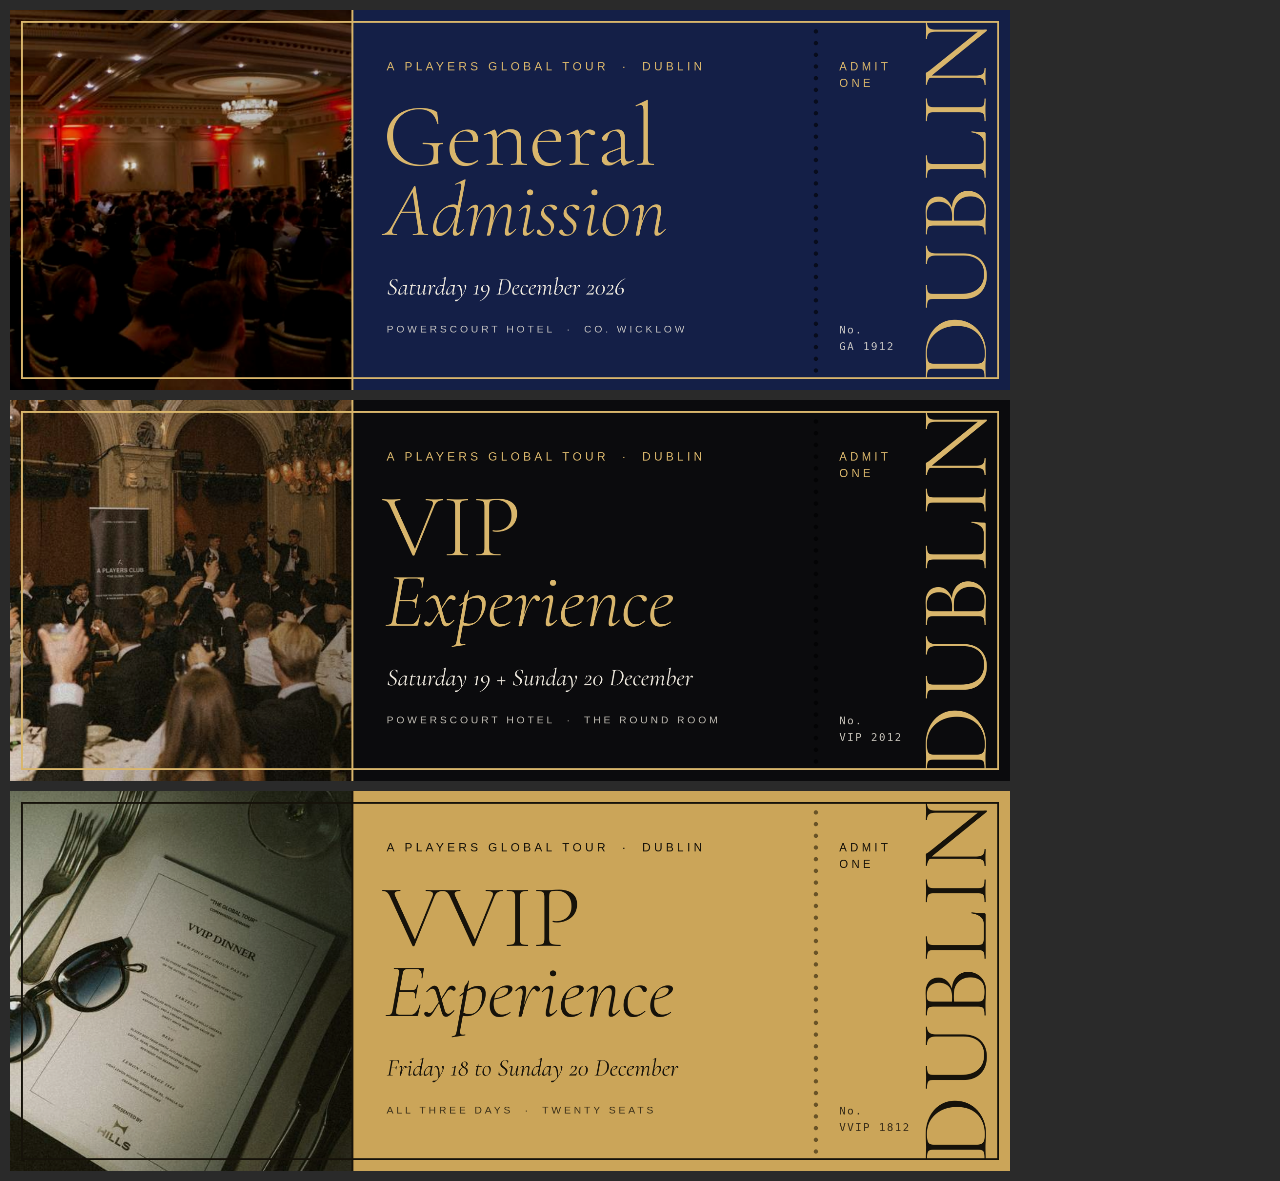
<file: premium/studio/art.html>
<!doctype html>
<meta charset="utf-8">
<title>The tickets' artwork, flat</title>
<link href="https://fonts.googleapis.com/css2?family=Cormorant+Garamond:ital,wght@0,300;0,400;1,300;1,400&display=swap" rel="stylesheet">
<body style="margin:0;background:#2a2a2a;display:grid;gap:10px;padding:10px">
<canvas id="c1" style="width:1000px"></canvas><canvas id="c2" style="width:1000px"></canvas><canvas id="c3" style="width:1000px"></canvas>
<script type="module" src="art-view.js"></script>
</file>
<file: assets/main-HQrQuZ3r.css>
@font-face{font-family:Museum;font-weight:400;font-display:swap;src:url(/fonts/museum-Regular.otf) format("opentype")}@font-face{font-family:Museum;font-weight:400;font-style:italic;font-display:swap;src:url(/fonts/museum-RegularItalic.otf) format("opentype")}@font-face{font-family:Denim;font-weight:400;font-display:swap;src:url(/fonts/denim-Regular.woff2) format("woff2")}@font-face{font-family:Denim;font-weight:500;font-display:swap;src:url(/fonts/denim-Medium.woff2) format("woff2")}:root{--white: #FFFFFF;--ink: #131311;--flint: #6C6A62;--ground: #070B18;--fg: #FFFFFF;--fg2: rgba(255, 255, 255, .78);--mute: #A9B1CB;--faint: rgba(255, 255, 255, .3);--line: rgba(255, 255, 255, .16);--accent: #ACBBFE;--btn: #ACBBFE;--btn-fg: #232F57;--btn-wipe: #FFFFFF;--btn-alt: #232F57;--club-word: #ACBBFE;--navy: #232F57;--peri: #ACBBFE;--tint: #E6EBFE;--navy-wipe: #141C38;--serif: Museum, "Iowan Old Style", Georgia, serif;--sans: Denim, "Helvetica Neue", Arial, sans-serif;--m: clamp(16px, 2.2vw, 32px);--nav-h: 72px}*{box-sizing:border-box;margin:0;padding:0}html{-webkit-text-size-adjust:100%}body{background:var(--ground);color:var(--fg);font:400 16px/1.5 var(--sans);-webkit-font-smoothing:antialiased}img,video,svg{display:block;max-width:100%}a{color:inherit;text-decoration:none}button{font:inherit;color:inherit;background:none;border:0;cursor:pointer}[hidden]{display:none!important}.is-loading .hero{visibility:hidden}.label{font:500 11px/1.2 var(--sans);letter-spacing:.14em;text-transform:uppercase}.btn{--h: 38px;display:inline-flex;align-items:center;height:var(--h);padding:0 18px 0 calc(18px + var(--h) * .3886);clip-path:polygon(calc(var(--h) * .3886) 0,100% 0,100% 100%,0 100%);background:var(--btn);color:var(--btn-fg);font:500 11px/1 var(--sans);letter-spacing:.14em;text-transform:uppercase;transition:background-color .25s ease,transform .16s cubic-bezier(.2,.8,.2,1)}.btn{position:relative;isolation:isolate;overflow:hidden;white-space:nowrap;flex:none}.link{white-space:nowrap}.btn:before{content:"";position:absolute;top:0;right:-40%;bottom:0;left:-40%;z-index:1;pointer-events:none;background:var(--btn-wipe);transform:translate(-100%) skew(-21.23deg);transition:transform .55s cubic-bezier(.6,0,.2,1)}.btn>b{position:relative;z-index:2;display:block;overflow:hidden;height:1.1em;padding-bottom:.1em;margin-bottom:-.1em;box-sizing:content-box;font-weight:inherit}.btn>b span{display:block;line-height:1.1em;transition:transform .55s cubic-bezier(.6,0,.2,1)}.btn>b span+span{color:var(--btn-alt)}.btn:hover:before,.btn:focus-visible:before{transform:translate(0) skew(-21.23deg)}.btn:hover>b span,.btn:focus-visible>b span{transform:translateY(-100%)}.btn:active{transform:scale(.97)}.btn--lg{--h: 50px;padding:0 26px 0 calc(22px + var(--h) * .3886)}.btn:focus-visible{outline:2px solid var(--btn-fg);outline-offset:-5px}.link{position:relative;padding:6px 0}.link:after{content:"";position:absolute;left:0;right:0;bottom:0;height:1px;background:currentColor;transform-origin:left;transition:transform .35s cubic-bezier(.6,0,.2,1)}.link:hover:after{transform:scaleX(.35)}:focus-visible{outline:2px solid var(--accent);outline-offset:3px}.nav{position:fixed;inset:0 0 auto;z-index:60;height:var(--nav-h);display:grid;grid-template-columns:1fr auto 1fr;align-items:center;gap:24px;padding:0 var(--m);background:var(--ground);transition:background-color .4s ease}.nav__logo{width:112px;color:var(--fg)}.nav__logo svg{width:100%;height:auto;overflow:visible}.nav__links{display:flex;gap:32px;transition:opacity .4s ease}.nav__links a{transition:opacity .2s}.nav__links a:hover{opacity:.55}.nav__links .nav__login{color:var(--mute)}.nav__right{display:flex;align-items:center;justify-content:flex-end;gap:28px}.nav__menu{display:inline-flex;align-items:center;gap:10px;height:38px}.nav__menu-icon{position:relative;width:20px;height:9px}.nav__menu-icon i{position:absolute;left:0;right:0;height:1px;background:currentColor;transition:transform .6s cubic-bezier(.6,0,.2,1),top .6s cubic-bezier(.6,0,.2,1)}.nav__menu-icon i:nth-child(1){top:0}.nav__menu-icon i:nth-child(2){top:8px}.menu-open .nav{background:transparent}.menu-open .nav{--fg: #131311;--mute: #6C6A62;--club-word: #131311;--btn: var(--navy);--btn-fg: #FFFFFF;--btn-wipe: var(--navy-wipe);--btn-alt: var(--peri);color:var(--fg)}.menu-open .nav__links{opacity:0;pointer-events:none}.menu-open .nav__menu-icon i:nth-child(1){top:4px;transform:rotate(24deg)}.menu-open .nav__menu-icon i:nth-child(2){top:4px;transform:rotate(-24deg)}.menu{position:fixed;top:0;right:0;bottom:0;left:0;z-index:50;background:var(--white);color:var(--ink);display:grid;place-items:center;padding:16vh var(--m) 13vh;clip-path:inset(0 0 100% 0);visibility:hidden}.menu__run{position:relative;max-width:15em;text-align:center;font:400 clamp(34px,5.4vw,88px)/1.1 var(--serif);letter-spacing:-.012em}.run__item{display:inline;white-space:nowrap;color:inherit;transition:color .5s cubic-bezier(.2,.8,.2,1)}.run__item[aria-disabled=true]{cursor:default}.run__item sup{font:500 max(10px,.14em)/1 var(--sans);letter-spacing:.08em;vertical-align:baseline;position:relative;top:-3.6em;margin-left:.5em}.run__tile{display:none}.sl{display:inline-block;width:.34em;height:.74em;margin:0 .2em 0 .16em;vertical-align:-.04em;background:linear-gradient(to top left,transparent calc(50% - .014em),currentColor calc(50% - .014em),currentColor calc(50% + .014em),transparent calc(50% + .014em))}.menu__run.is-choosing .run__item:not(.is-on){color:#8c8a82}.menu__peek{position:absolute;left:0;top:0;z-index:3;width:clamp(110px,12vw,180px);aspect-ratio:1;pointer-events:none;opacity:0;transition:opacity .3s ease;will-change:transform;outline:1px solid rgba(19,19,17,.18);outline-offset:-1px}.menu__peek.is-on{opacity:1}.menu__peek svg{position:absolute;top:0;right:0;bottom:0;left:0;width:100%;height:100%;visibility:hidden}.menu__peek svg.is-on{visibility:visible}.menu__soon{position:absolute;left:0;bottom:100%;padding:5px 7px 4px;white-space:nowrap;font:500 8.5px/1 var(--sans);letter-spacing:.16em;text-transform:uppercase;background:var(--soon-bg, #232F57);color:var(--soon-fg, #FFFFFF);opacity:0;transition:opacity .25s}.menu__peek.is-soon .menu__soon{opacity:1}.menu .run__soon{display:none}.menu__run.is-choosing .run__item[aria-disabled=true].is-on{color:#8c8a82}@media(hover:none),(pointer:coarse),(max-width:700px){.menu .run__soon{display:inline-block;margin-left:.7em;font:500 8.5px/1 var(--sans);letter-spacing:.16em;text-transform:uppercase;color:#a8a69e;vertical-align:.9em}}@media(max-width:700px){.menu .run__name{display:inline-flex;align-items:baseline;gap:8px}.menu .run__soon{margin-left:0;vertical-align:baseline}}.menu__foot{position:absolute;left:var(--m);right:var(--m);bottom:var(--m);display:flex;align-items:baseline;gap:32px}.menu__note{flex:1;display:flex;gap:14px;min-height:1.2em}.menu__note [data-menu-status]{color:var(--navy)}.menu__note [data-menu-status]:empty{display:none}.menu__foot a{transition:opacity .2s}.menu__foot a:hover{opacity:.55}.hero{position:relative;min-height:100svh;padding:calc(var(--nav-h) + 8px) var(--m) var(--m);display:grid;--stage-h: calc(100svh - var(--nav-h) - 8px - var(--m));grid-template-columns:minmax(0,1fr) calc(var(--stage-h) * .8) minmax(0,1fr);gap:var(--m);align-items:stretch}.hero__stage{width:calc(var(--stage-h) * .8);height:var(--stage-h);min-width:0}.hero__text--top{align-self:start;padding-top:16px}.hero__text--foot{align-self:end;padding-bottom:8px}.hero__label{color:var(--accent);margin-bottom:22px}.hero__title{font:400 clamp(30px,2.75vw,44px)/1.08 var(--serif);letter-spacing:-.012em;text-wrap:balance}.hero__sub{max-width:34ch;font-size:17px;line-height:1.5;color:var(--fg2)}.hero__actions{display:flex;flex-wrap:wrap;align-items:center;gap:18px 28px;margin-top:32px}.figs{display:flex;gap:clamp(28px,3vw,48px);margin-top:40px;padding-top:20px;border-top:1px solid var(--line)}.figs dt{color:var(--mute);font-size:10px;order:2;margin-top:6px}.figs div{display:flex;flex-direction:column}.figs dd{font:400 30px/1 var(--serif);order:1}.ln-mask{display:block;overflow:hidden;padding-bottom:.14em;margin-bottom:-.14em}.reel{position:relative;width:100%;height:100%;overflow:hidden;background:var(--ground)}.reel__video{display:block;width:100%;height:100%;min-width:0;object-fit:cover}.reel__toggle{position:absolute;right:10px;top:10px;width:40px;height:40px;display:grid;place-items:center;background:none;color:#fff}.reel__toggle svg{width:18px;height:18px;fill:transparent;stroke:currentColor;stroke-width:1.2;filter:drop-shadow(0 0 3px rgba(0,0,0,.35));transition:fill .25s ease}.reel__toggle:focus-visible svg{fill:currentColor}@media(hover:hover){.reel__toggle:hover svg{fill:currentColor}}.reel__toggle .i-play,.reel.is-paused .i-pause{display:none}.reel.is-paused .i-play{display:block}.reel__bar{position:absolute;left:0;right:0;bottom:0;height:2px;background:#ffffff59}.reel__bar i{position:absolute;top:0;right:0;bottom:0;left:0;background:var(--white);transform-origin:left;transform:scaleX(0)}.note{display:grid;grid-template-columns:repeat(12,minmax(0,1fr));column-gap:var(--m);padding:clamp(96px,16vh,180px) var(--m) clamp(96px,15vh,170px)}.note__label{grid-column:1 / span 3;display:flex;gap:18px;color:var(--accent);padding-top:.6em}.note__label span{color:var(--mute)}.note__body{grid-column:4 / span 8}.note__text{font:400 clamp(26px,2.5vw,38px)/1.3 var(--serif);letter-spacing:-.008em;max-width:25em;text-wrap:pretty}.note__text .w{color:var(--faint);transition:color .3s ease}.note__text .w.is-read{color:var(--fg)}.note__sign{display:flex;align-items:flex-end;gap:20px;margin-top:clamp(40px,6vh,64px)}.note__hound{width:clamp(64px,6vw,88px);color:var(--fg)}.note__hound svg{width:100%;height:auto;overflow:visible}.note__sign p{display:flex;flex-direction:column;gap:8px;padding-bottom:4px}.note__name{font:italic 400 clamp(24px,2vw,30px)/1 var(--serif)}.note__role{color:var(--mute)}.note__hound svg{overflow:visible}.voice{display:grid;grid-template-columns:repeat(12,minmax(0,1fr));column-gap:var(--m);padding:clamp(80px,13vh,150px) var(--m);border-top:1px solid var(--line)}.voice__side{grid-column:1 / span 3}.voice__label{color:var(--accent);padding-top:1.2em}.voice__photo{position:relative;margin-top:40px;aspect-ratio:4 / 5;overflow:hidden;background:var(--ground)}.voice__photo img{position:absolute;top:0;right:0;bottom:0;left:0;width:100%;height:100%;max-width:none;object-fit:cover}.voice__body{grid-column:4 / span 9}.voice__figs{display:flex;align-items:flex-end;gap:clamp(20px,3vw,48px)}.voice__fig{display:flex;flex-direction:column;gap:14px}.voice__fig dt{color:var(--mute)}.voice__fig dd{display:flex;align-items:baseline;gap:14px;font:400 clamp(48px,5.4vw,88px)/.9 var(--serif);letter-spacing:-.02em;white-space:nowrap}.voice__fig dd b{font-weight:400}.voice__fig dd>span{font:500 11px/1 var(--sans);letter-spacing:.14em;text-transform:uppercase;color:var(--mute)}.voice__fig--then dd{color:var(--faint)}.voice__sl{flex:none;width:clamp(26px,2.6vw,44px);height:clamp(48px,5.4vw,88px);align-self:flex-end;background:linear-gradient(to top left,transparent calc(50% - .75px),var(--accent) calc(50% - .75px),var(--accent) calc(50% + .75px),transparent calc(50% + .75px))}.voice__note{color:var(--accent);margin-top:28px}.rb{position:relative;display:inline-block;height:.9em;line-height:.9em;clip-path:inset(-.06em -.4em)}.rb__i{display:inline-flex;align-items:flex-start;white-space:nowrap}.rb__i--next{position:absolute;left:0;top:0}.rl{position:relative;display:inline-block;height:.9em;clip-path:inset(-.06em -.3em)}.rl__s{position:absolute;left:0;right:0;top:0;display:flex;flex-direction:column;will-change:transform}.rl__s>span{display:block;height:.9em;line-height:.9em;text-align:center}.rl__c{display:inline-block}.rb__say{position:absolute;width:1px;height:1px;overflow:hidden;clip-path:inset(50%);white-space:nowrap}.voice__quote{margin-top:clamp(40px,6vh,64px);max-width:30em}.voice__quote p{font:italic 400 clamp(24px,2.2vw,34px)/1.32 var(--serif);letter-spacing:-.006em;text-wrap:pretty}.voice__quote p:before{content:"“"}.voice__quote p:after{content:"”"}.voice__said{margin-top:clamp(40px,6vh,64px);max-width:30em;font:400 clamp(22px,2vw,30px)/1.35 var(--serif);letter-spacing:-.006em;text-wrap:pretty}.voice__by{display:flex;align-items:baseline;gap:16px;margin-top:32px}.voice__name{font:400 clamp(20px,1.6vw,24px)/1 var(--serif)}.voice__by .label{color:var(--mute)}.sec-label{display:flex;gap:18px;color:var(--accent)}.sec-label span{color:var(--mute)}.sec-title{font:400 clamp(30px,3vw,48px)/1.08 var(--serif);letter-spacing:-.012em;max-width:18em;text-wrap:balance}.layers{padding:clamp(64px,10vh,120px) var(--m) clamp(96px,14vh,160px);border-top:1px solid var(--line)}.layers__head,.year__head{display:grid;grid-template-columns:repeat(12,minmax(0,1fr));column-gap:var(--m);margin-bottom:clamp(56px,9vh,96px)}.layers__head .sec-label,.year__head .sec-label{grid-column:1 / span 3;padding-top:.9em}.layers__head .sec-title,.year__head .sec-title{grid-column:4 / span 8}.layers__grid{display:grid;grid-template-columns:repeat(12,minmax(0,1fr));column-gap:var(--m)}.layers__frame{grid-column:1 / span 6;align-self:start;position:sticky;top:calc(var(--nav-h) + 24px);height:min(calc(100svh - var(--nav-h) - 48px),760px);aspect-ratio:4 / 5;max-width:100%;overflow:hidden;background:var(--tint)}.layers__frame img{position:absolute;top:0;right:0;bottom:0;left:0;width:100%;height:100%;max-width:none;object-fit:cover}.layers__list{grid-column:8 / span 5;list-style:none}.layer{min-height:78svh;display:flex;flex-direction:column;justify-content:center;padding:48px 0}.layer__img{display:none}.layer__no{color:var(--mute);margin-bottom:20px}.layer__term{font:400 clamp(40px,4.2vw,64px)/1 var(--serif);letter-spacing:-.015em;color:var(--faint);transition:color .5s ease}.layer.is-on .layer__term{color:var(--fg)}.layer__sub{color:var(--accent);margin-top:18px}.layer__text{margin-top:18px;max-width:36ch;font-size:17px;line-height:1.55;color:var(--fg2)}.year{padding:clamp(64px,10vh,120px) var(--m) clamp(96px,14vh,160px);border-top:1px solid var(--line)}.year__table{--p: 0;--cols: 48px minmax(0, 2.3fr) minmax(0, 3.3fr) minmax(0, 5.4fr) 72px;position:relative}.year__months,.step{display:grid;grid-template-columns:var(--cols);column-gap:var(--m)}.year__months{color:var(--mute);padding-bottom:14px}.year__mlabel{grid-column:1 / span 3;text-align:right}.year__rail{grid-column:4;display:grid;grid-template-columns:repeat(12,minmax(0,1fr));list-style:none}.year__rail li{padding-left:6px;font-size:10px}.year__rows{list-style:none;border-top:1px solid var(--line)}.step{align-items:center;padding:26px 0;border-bottom:1px solid var(--line)}.step__no{color:var(--mute);align-self:start;padding-top:.5em}.step__name{font:400 clamp(22px,1.9vw,28px)/1.1 var(--serif);letter-spacing:-.01em}.step__when{display:block;color:var(--accent);margin-top:10px}.step__line{font-size:15px;line-height:1.5;color:var(--fg2);max-width:38ch}.step__rail{position:relative;height:52px;background:linear-gradient(to right,var(--line) 1px,transparent 1px) 0 0 / calc(100% / 12) 100%;box-shadow:inset -1px 0 0 var(--line)}.marks{position:absolute;top:0;right:0;bottom:0;left:0;color:var(--faint)}.marks--ink{color:var(--fg);clip-path:inset(-4px calc((1 - var(--p)) * 100%) -4px 0)}.year__now{position:absolute;top:0;bottom:0;width:1px;background:var(--accent);pointer-events:none;left:calc(var(--rail-x, 0px) + var(--p) * var(--rail-w, 0px));opacity:calc(var(--p) * 40)}.year__mcount{text-align:right}.sq{position:absolute;top:50%;width:8px;height:8px;margin:-4px 0 0 -4px;background:currentColor}.band{position:absolute;top:50%;right:0;height:4px;margin-top:-2px;background:currentColor}.step__count{text-align:right}.step__count b{font:400 34px/1 var(--serif);font-variant-numeric:tabular-nums}.step__count .label{color:var(--mute)}.tag{display:inline-block;padding:5px 9px 4px 14px;background:var(--tint);color:var(--navy);font:500 10px/1 var(--sans);letter-spacing:.14em;text-transform:uppercase;vertical-align:.5em;clip-path:polygon(7px 0,100% 0,100% 100%,0 100%)}.logos{display:grid;grid-template-columns:repeat(12,minmax(0,1fr));column-gap:var(--m);align-items:center;padding:0 var(--m);border-top:1px solid var(--line);border-bottom:1px solid var(--line)}.logos__label{grid-column:1 / span 2;color:var(--mute);padding:34px 0}.logos__run{grid-column:3 / span 10;overflow:hidden;padding:30px 0;-webkit-mask-image:linear-gradient(to right,transparent,#000 8%,#000 92%,transparent);mask-image:linear-gradient(to right,transparent,#000 8%,#000 92%,transparent);transform:translateZ(0)}.logos__track{display:flex;align-items:center;width:max-content;list-style:none;will-change:transform}.logos__track li{flex:none;padding:0 clamp(28px,3.4vw,56px)}.logos__track img{height:var(--h, 24px);width:auto;max-width:none;filter:brightness(0) invert(1);opacity:.78}.events{padding:clamp(64px,10vh,120px) 0 clamp(96px,14vh,160px);border-top:1px solid var(--line);overflow:hidden}.events__head{display:grid;grid-template-columns:repeat(12,minmax(0,1fr));column-gap:var(--m);padding:0 var(--m);margin-bottom:clamp(48px,8vh,88px)}.events__head .sec-label{grid-column:1 / span 3;padding-top:.9em}.events__head>div{grid-column:4 / span 8}.events__lede{margin-top:22px;max-width:46ch;font-size:17px;line-height:1.55;color:var(--fg2)}.strip{padding:0 var(--m)}.strip__track{display:flex;align-items:flex-end;gap:clamp(12px,1.4vw,20px);width:max-content;will-change:transform}.strip__fig{position:relative;flex:none;height:clamp(320px,56vh,540px);aspect-ratio:2 / 3;padding-top:30px}.strip__fig--low{height:clamp(260px,44vh,420px)}.strip__frame{position:absolute;top:30px;right:0;bottom:0;left:0;overflow:hidden}.strip__frame img{position:absolute;top:0;right:0;bottom:0;left:0;width:100%;height:100%;max-width:none;object-fit:cover}.strip__fig figcaption{position:absolute;top:0;left:0;white-space:nowrap;color:var(--accent)}.events__grid{display:grid;grid-template-columns:repeat(12,minmax(0,1fr));column-gap:var(--m);padding:0 var(--m);margin-top:clamp(56px,9vh,96px)}.events__next{grid-column:1 / span 8}.events__past{grid-column:10 / span 3}.events__sub{color:var(--mute);padding-bottom:16px;border-bottom:1px solid var(--line)}.dates{list-style:none}.date{display:grid;grid-template-columns:minmax(0,1.35fr) minmax(0,1.25fr) minmax(0,1fr) minmax(0,1.15fr);align-items:baseline;gap:20px;padding:20px 0;border-bottom:1px solid var(--line)}.date__city{font:400 clamp(26px,2.4vw,36px)/1.05 var(--serif);letter-spacing:-.01em}.date__country{color:var(--mute)}.date__when{font-size:15px}.date__link{justify-self:start}a.date__link{border-bottom:1px solid currentColor;padding-bottom:3px;transition:opacity .2s}a.date__link:hover{opacity:.55}.date__link--quiet{color:var(--mute)}.past{padding-top:20px;font:400 clamp(22px,1.9vw,28px)/1.35 var(--serif);letter-spacing:-.01em}.past .sl{display:inline-block;width:.34em;height:.74em;margin:0 .2em 0 .16em;vertical-align:-.04em;background:linear-gradient(to top left,transparent calc(50% - .02em),var(--mute) calc(50% - .02em),var(--mute) calc(50% + .02em),transparent calc(50% + .02em))}.past__c{white-space:nowrap}.events__past .figs{margin-top:40px}.board{padding:clamp(64px,10vh,120px) var(--m) clamp(96px,14vh,160px)}.board__head{display:grid;grid-template-columns:repeat(12,minmax(0,1fr));column-gap:var(--m);margin-bottom:clamp(56px,9vh,96px)}.board__head .sec-label{grid-column:1 / span 3;padding-top:.9em}.board__head>div{grid-column:4 / span 8}.board__lede{margin-top:22px;max-width:46ch;font-size:17px;line-height:1.55;color:var(--fg2)}.board__list{list-style:none;display:grid;grid-template-columns:repeat(4,minmax(0,1fr));column-gap:var(--m);row-gap:56px}.adv__photo{position:relative;aspect-ratio:4 / 5;overflow:hidden;background:#edebe6;margin-bottom:22px}.adv__photo img{position:absolute;top:0;right:0;bottom:0;left:0;width:100%;height:100%;max-width:none;object-fit:cover;transition:transform 1.1s cubic-bezier(.2,.8,.2,1)}.adv:hover .adv__photo img{transform:scale(1.04)}.adv__no{color:var(--mute)}.adv__name{margin-top:12px;font:400 clamp(24px,2vw,30px)/1.05 var(--serif);letter-spacing:-.01em}.adv__role{color:var(--accent);margin-top:12px}.adv__line{margin-top:14px;max-width:32ch;font-size:15px;line-height:1.5;color:var(--fg2)}.partner{display:grid;grid-template-columns:repeat(12,minmax(0,1fr));column-gap:var(--m);row-gap:40px;align-items:end;margin-top:clamp(72px,12vh,128px);padding:clamp(36px,5vw,64px);background:#0d3b2a;color:#f7f5ef}.partner__label{grid-column:1 / span 6;grid-row:1;color:#7fd69a}.partner__lockup{grid-column:1 / span 6;grid-row:2}.partner__lockup svg{display:block;width:100%;height:auto}.partner__body{grid-column:9 / span 4;grid-row:2;display:flex;flex-direction:column;align-items:flex-start;gap:16px}.partner__line{max-width:34ch;font-size:15px;line-height:1.5;color:#f7f5efd1}.tag--ventures{background:#7fd69a;color:#0d3b2a;vertical-align:baseline}.wins{padding:clamp(64px,10vh,120px) 0 clamp(96px,14vh,160px);border-top:1px solid var(--line);overflow:hidden}.wins__head{display:grid;grid-template-columns:repeat(12,minmax(0,1fr));column-gap:var(--m);padding:0 var(--m);margin-bottom:clamp(48px,8vh,88px)}.wins__head .sec-label{grid-column:1 / span 3;padding-top:.9em}.wins__head>div{grid-column:4 / span 8}.wins__lede{margin-top:22px;max-width:46ch;font-size:17px;line-height:1.55;color:var(--fg2)}.wins__wall{display:flex;flex-direction:column;gap:clamp(16px,2vw,24px)}.wins__row{overflow:hidden;-webkit-mask-image:linear-gradient(to right,transparent,#000 6%,#000 94%,transparent);mask-image:linear-gradient(to right,transparent,#000 6%,#000 94%,transparent);transform:translateZ(0)}.wins__track{display:flex;align-items:stretch;width:max-content;list-style:none;will-change:transform}.win{flex:none;display:flex;flex-direction:column;width:clamp(300px,27vw,420px);margin-right:clamp(16px,2vw,24px);padding:clamp(26px,2.4vw,36px);border:1px solid var(--line)}.win__fig{font:400 clamp(40px,3.6vw,60px)/.95 var(--serif);letter-spacing:-.02em;white-space:nowrap}.win__ctx{margin-top:14px;color:var(--accent)}.win__quote{margin:28px 0 32px}.win__quote p{font-size:15px;line-height:1.55;color:var(--fg2);text-wrap:pretty}.win__quote p:before{content:"“"}.win__quote p:after{content:"”"}.win__quote--lead{margin-top:0}.win__quote--lead p{font:italic 400 clamp(20px,1.6vw,24px)/1.32 var(--serif);color:var(--fg)}.win__by{display:flex;align-items:center;gap:14px;margin-top:auto;padding-top:20px;border-top:1px solid var(--line)}.win__by img,.win__ini{flex:none;width:44px;height:44px;object-fit:cover}.win__ini{display:block;text-align:center;background:var(--navy);color:var(--accent);font:400 16px/46px var(--serif)}.win__by>span{display:flex;flex-direction:column;gap:6px}.win__name{font:400 18px/1 var(--serif)}.win__role{color:var(--mute)}.apply{padding:clamp(64px,10vh,120px) var(--m) clamp(96px,14vh,160px);border-top:1px solid var(--line)}.apply__head{display:grid;grid-template-columns:repeat(12,minmax(0,1fr));column-gap:var(--m);margin-bottom:clamp(48px,8vh,88px)}.apply__head .sec-label{grid-column:1 / span 3;padding-top:.9em}.apply__head>div{grid-column:4 / span 8}.apply__lede{margin-top:22px;max-width:48ch;font-size:17px;line-height:1.55;color:var(--fg2)}.apply__grid{display:grid;grid-template-columns:repeat(12,minmax(0,1fr));column-gap:var(--m);align-items:start}.apply__main{grid-column:1 / span 6}.apply__side{grid-column:8 / span 5;position:sticky;top:110px}.terms{display:grid;grid-template-columns:repeat(4,minmax(0,1fr));column-gap:20px;margin-bottom:clamp(48px,7vh,72px)}.terms>div{padding-top:16px;border-top:1px solid var(--line)}.terms dt{color:var(--mute)}.terms dd{margin-top:12px;font:400 clamp(19px,1.5vw,22px)/1.15 var(--serif)}.form{display:grid;grid-template-columns:repeat(2,minmax(0,1fr));column-gap:28px;row-gap:34px}.field{display:flex;flex-direction:column;gap:12px}.field--wide{grid-column:1 / -1}.field .label{color:var(--mute);transition:color .2s}.field:focus-within .label{color:var(--accent)}.field.is-bad .label{color:#f2a3a3}.field input,.field select{width:100%;padding:4px 0 12px;border:0;border-bottom:1px solid var(--line);border-radius:0;background:transparent;color:var(--fg);font:400 19px/1.3 var(--sans);outline:none;transition:border-color .2s;-webkit-appearance:none;-moz-appearance:none;appearance:none}.field input::placeholder{color:var(--faint)}.field input:focus,.field select:focus{border-bottom-color:var(--accent)}.field.is-bad input,.field.is-bad select{border-bottom-color:#f2a3a3}.field select{cursor:pointer;padding-right:28px;background:linear-gradient(45deg,transparent 50%,var(--mute) 50%) right 6px top 11px / 6px 6px no-repeat,linear-gradient(135deg,var(--mute) 50%,transparent 50%) right 0 top 11px / 6px 6px no-repeat}.field select:invalid{color:var(--faint)}.field select option{color:#131311;background:#fff}.field--tel{position:relative}.tel{display:flex;align-items:stretch;border-bottom:1px solid var(--line);transition:border-color .2s}.tel:focus-within{border-bottom-color:var(--accent)}.field .tel input{border-bottom:0}.tel__cc{flex:none;display:flex;align-items:baseline;gap:8px;padding:4px 14px 12px 0;margin-right:14px;border-right:1px solid var(--line);font:400 19px/1.3 var(--sans);color:var(--fg)}.tel__iso{color:var(--mute)}.tel__chev{align-self:center;width:6px;height:6px;margin:-6px 0 0 2px;border-right:1px solid var(--mute);border-bottom:1px solid var(--mute);transform:rotate(45deg);transition:transform .3s}.field--tel.is-open .tel__chev{transform:translateY(4px) rotate(225deg)}.field--tel.is-open .label,.tel__cc:focus-visible .tel__iso{color:var(--accent)}.tel__cc:focus-visible{outline:none}.cc{position:absolute;left:0;top:100%;z-index:30;width:min(360px,100%);margin-top:8px;background:var(--ground);border:1px solid var(--line);box-shadow:0 24px 48px -16px #0000008c}.field .cc__find{width:100%;padding:14px 16px;border:0;border-bottom:1px solid var(--line);background:transparent;color:var(--fg);font:400 15px/1.3 var(--sans);outline:none}.field .cc__find::placeholder{color:var(--faint)}.cc__list{list-style:none;max-height:264px;overflow-y:auto;overscroll-behavior:contain;padding:6px 0}.cc__list li{display:flex;justify-content:space-between;gap:16px;padding:9px 16px;font-size:15px;color:var(--fg2);cursor:pointer;transition:background-color .15s,color .15s}.cc__list li.is-at{background:var(--line);color:var(--fg)}@media(hover:hover){.cc__list li[data-i]:hover{background:color-mix(in srgb,var(--fg) 7%,transparent);color:var(--fg)}.cc__list:hover li.is-at:not(:hover){background:transparent;color:var(--fg2)}.cc__list li[aria-selected=true][data-i]{color:var(--accent)}}.cc__list li[aria-selected=true]{color:var(--accent)}.cc__d{color:var(--mute)}.cc__list .cc__none{cursor:default;color:var(--mute)}.field--dd{position:relative}.dd__native{position:absolute;width:1px;height:1px;opacity:0;pointer-events:none}.dd{display:flex;align-items:center;justify-content:space-between;width:100%;padding:4px 0 12px;border-bottom:1px solid var(--line);text-align:left;font:400 19px/1.3 var(--sans);color:var(--fg);transition:border-color .2s}.dd .tel__chev{margin:-6px 4px 0 0}.dd:focus-visible,.field--dd.is-open .dd{outline:none;border-bottom-color:var(--accent)}.dd__v.is-empty{color:var(--faint)}.field--dd.is-open .tel__chev{transform:translateY(4px) rotate(225deg)}.field--dd.is-open .label,.field--dd:focus-within .label{color:var(--accent)}.field.is-bad:not(.is-open) .dd{border-bottom-color:#f2a3a3}.dd__pop{width:100%}.form__foot{grid-column:1 / -1;display:flex;align-items:center;flex-wrap:wrap;gap:18px 28px;margin-top:10px}.form__note{font-size:13px;line-height:1.45;color:var(--mute);max-width:26ch}.form__draft{grid-column:1 / -1;color:var(--accent);font-size:14px}.apply__side{perspective:1200px}.mcard{--sx: 30%;--sy: 20%;position:relative;aspect-ratio:1.586;transform-style:preserve-3d;will-change:transform;background:repeating-linear-gradient(111.23deg,transparent 0 9px,rgba(172,187,254,.06) 9px 10px),linear-gradient(150deg,var(--navy),var(--ground) 130%);box-shadow:inset 0 0 0 1px #acbbfe38,0 30px 60px -20px #0009;color:#f7f5ef}.mcard__sheen{position:absolute;top:0;right:0;bottom:0;left:0;border-radius:inherit;pointer-events:none;background:radial-gradient(circle at var(--sx) var(--sy),rgba(255,255,255,.13),transparent 45%)}.mcard--metal .mcard__sheen{background:radial-gradient(ellipse 60% 90% at var(--sx) var(--sy),rgba(255,255,255,.6),transparent 60%)}.mcard__in{position:absolute;top:0;right:0;bottom:0;left:0;display:flex;flex-direction:column;padding:clamp(22px,2.2vw,32px)}.mcard__top{display:flex;align-items:flex-start;justify-content:space-between;gap:16px}.mcard__lockup{display:block;width:clamp(92px,8vw,120px);color:#f7f5ef}.mcard__lockup svg{display:block;width:100%;height:auto}.mcard__no{color:var(--accent)}.mcard__name{margin-top:auto;padding:.1em 0 .2em;margin-bottom:-.2em;font:400 clamp(26px,2.4vw,36px)/1.05 var(--serif);letter-spacing:-.01em;overflow:hidden;white-space:nowrap;text-overflow:ellipsis}.mcard__rows{display:grid;grid-template-columns:1.2fr 1fr .9fr;gap:16px;margin-top:18px;padding-top:14px;border-top:1px solid rgba(172,187,254,.22)}.mcard__rows dt{color:#f7f5ef80;font-size:9.5px}.mcard__rows dd{margin-top:7px;font-size:13px;line-height:1.3;overflow:hidden;white-space:nowrap;text-overflow:ellipsis}.mcard .is-empty{color:#f7f5ef61}.mcard__art,.mcard__mark{display:none}.mcard--metal{--ink: rgba(20, 21, 24, .9);border-radius:3.7%/5.87%;color:var(--ink);background:url(/media/club/brushed.webp) 0 0 / 100% 100%,linear-gradient(112deg,#d2d5d9,#f3f4f6 30%,#dcdfe2 54%,#eff0f2 76%,#c9ccd0);box-shadow:inset 0 0 0 1px #ffffffb3,inset 0 -1px 0 1px #00000014,0 1.5px #a3a7ad,0 3px #7d8188,0 30px 60px -20px #000000bf}.mcard--metal .mcard__in{border-radius:inherit}.mcard--metal .mcard__art{display:block;position:absolute;top:0;right:0;bottom:0;left:0;overflow:hidden;border-radius:inherit}.mcard--metal .mcard__no,.mcard--metal .mcard__name,.mcard--metal .mcard__rows dt,.mcard--metal .mcard__rows dd{color:var(--ink);text-shadow:0 1px 0 rgba(255,255,255,.8),0 -.5px 0 rgba(0,0,0,.25)}.mcard--metal .mcard__rows{border-top:0;padding-top:0}.mcard--metal .mcard__rows dt{opacity:.62}.mcard--metal .mcard__name{font-size:clamp(24px,2.1vw,32px)}.mcard--metal .is-empty{color:#1415184d}.mcard--metal .mcard__lockup svg,.mcard--metal .mcard__mark svg{filter:drop-shadow(0 1px 0 rgba(255,255,255,.85))}.mcard--a .mcard__lockup,.mcard--c .mcard__lockup,.mcard--d .mcard__lockup{display:none}.mcard--a .mcard__mark{display:block;width:clamp(34px,3vw,44px)}.mcard--a .mcard__mark svg,.mcard__big{display:block;width:100%;height:auto}.mcard__big{position:absolute;width:auto;height:128%;right:-30%;top:-10%}.mcard--c .mcard__rows,.mcard--d .mcard__rows{width:60%;grid-template-columns:1.6fr 1fr}.mcard--c .mcard__rows>div:nth-child(3),.mcard--d .mcard__rows>div:nth-child(3){display:none}.mcard--metal .mcard__lockup{color:var(--ink)}.mcard--c .mcard__big{color:#1415188c;filter:drop-shadow(0 1px 0 rgba(255,255,255,.9))}.asks{margin-top:clamp(40px,6vh,56px)}.asks__label{color:var(--mute);padding-bottom:14px;border-bottom:1px solid var(--line)}.asks__list{list-style:none;counter-reset:ask}.asks__list li{counter-increment:ask;display:grid;grid-template-columns:34px 1fr;padding:12px 0;border-bottom:1px solid var(--line);font-size:15px;line-height:1.45;color:var(--fg2)}.asks__list li:before{content:counter(ask,decimal-leading-zero);font:500 11px/1.9 var(--sans);letter-spacing:.14em;color:var(--accent)}.faq{display:grid;grid-template-columns:repeat(12,minmax(0,1fr));column-gap:var(--m);padding:clamp(64px,10vh,120px) var(--m) clamp(96px,14vh,160px);border-top:1px solid var(--line)}.faq__head{grid-column:1 / -1;display:grid;grid-template-columns:subgrid;margin-bottom:clamp(40px,7vh,72px)}.faq__head .sec-label{grid-column:1 / span 3;padding-top:.9em}.faq__head .sec-title{grid-column:4 / span 8}.faq__list{grid-column:4 / span 9;list-style:none;border-top:1px solid var(--line)}.qa{border-bottom:1px solid var(--line)}.qa__q{display:grid;grid-template-columns:56px 1fr 28px;align-items:baseline;width:100%;padding:26px 0;text-align:left}.qa__no{color:var(--mute);transition:color .3s}.qa__text{font:400 clamp(21px,1.8vw,28px)/1.2 var(--serif);letter-spacing:-.01em;transition:color .3s}@media(hover:hover){.qa__q:hover .qa__text{color:var(--accent)}}.qa.is-open .qa__no{color:var(--accent)}.qa__icon{position:relative;justify-self:end;width:16px;height:16px;align-self:center}.qa__icon:before,.qa__icon:after{content:"";position:absolute;left:50%;top:50%;background:currentColor;transition:transform .55s cubic-bezier(.6,0,.2,1),opacity .3s}.qa__icon:before{width:16px;height:1px;margin:-.5px 0 0 -8px}.qa__icon:after{width:1px;height:16px;margin:-8px 0 0 -.5px}.qa.is-open .qa__icon:before{transform:scaleX(0);opacity:0}.qa.is-open .qa__icon:after{transform:rotate(21.23deg) scaleY(1.15)}.qa__a{overflow:hidden}.qa__a>div{padding:0 28px 30px 56px}.qa__a p{max-width:62ch;font-size:16px;line-height:1.6;color:var(--fg2)}.qa__a p+p{margin-top:12px}.faq__more{grid-column:4 / span 9;margin-top:32px;font-size:15px;color:var(--mute)}.faq__more a{color:var(--fg);border-bottom:1px solid var(--line);padding-bottom:2px;transition:border-color .2s}.faq__more a:hover{border-color:var(--accent)}.foot{padding:clamp(64px,10vh,112px) var(--m) var(--m);border-top:1px solid var(--line);overflow:hidden}.foot__cta,.foot__houses{display:none}.foot__cols{display:grid;grid-template-columns:repeat(12,minmax(0,1fr));column-gap:var(--m);row-gap:36px}.foot__brand{grid-column:1 / span 3;display:none}.foot__cols>div.foot__housecol.foot__housecol{grid-column:1 / span 4}.foot__cols .foot__housecol ul{display:grid;grid-template-columns:auto auto;grid-template-rows:repeat(5,auto);grid-auto-flow:column;gap:10px 32px;justify-content:start}.foot__housecol li{white-space:nowrap;font-size:15px;line-height:1.5}.foot__housecol .is-later{font-size:15px;line-height:1.5;color:var(--faint)}.foot--c .foot__housecol{display:none}.foot__small{display:block;width:clamp(110px,9vw,140px)}.foot__small svg,.foot__word svg{display:block;width:100%;height:auto}.foot__cols>div:not(.foot__brand){grid-column:span 2}.foot__cols>div:last-child{grid-column:span 2}.foot__cols .label{color:var(--mute);margin-bottom:18px}.foot__cols ul{list-style:none;display:flex;flex-direction:column;gap:10px}.foot__cols a{font-size:15px;color:var(--fg2);transition:color .2s}.foot__cols a:hover{color:var(--accent)}.foot__sig{display:flex;align-items:flex-end;gap:clamp(16px,2.4vw,40px);margin-top:clamp(80px,14vh,160px)}.foot__hound{flex:none;display:none;color:var(--fg)}.foot__hound svg{display:block;height:100%;width:auto;overflow:visible}.foot__word{flex:1;min-width:0;color:var(--fg)}.foot__base{display:flex;flex-wrap:wrap;justify-content:space-between;gap:12px 32px;margin-top:clamp(28px,4vh,44px);padding-top:20px;border-top:1px solid var(--line);color:var(--mute)}.foot__base a{transition:color .2s}.foot__base a:hover{color:var(--fg)}.foot__legal{display:flex;gap:24px}.foot--d{min-height:100svh;display:flex;flex-direction:column;padding-top:clamp(96px,14vh,140px)}.foot--d .foot__sig{margin-top:auto;padding-top:clamp(48px,8vh,96px)}.foot--a .foot__hound{display:block}.foot--c .foot__cta{display:flex;align-items:flex-end;justify-content:space-between;gap:32px;padding-bottom:clamp(48px,8vh,80px)}.foot__ask{font:400 clamp(40px,5.2vw,84px)/1 var(--serif);letter-spacing:-.02em;max-width:12em}.foot--c .foot__houses{display:block;padding:26px 0;margin-bottom:clamp(48px,8vh,80px);border-top:1px solid var(--line);border-bottom:1px solid var(--line);font:400 clamp(20px,1.8vw,26px)/1.5 var(--serif);letter-spacing:-.01em}.foot__house{white-space:nowrap}.foot__houses a{transition:color .2s}.foot__houses a:hover{color:var(--accent)}.foot__houses .is-later{color:var(--faint)}.foot__houses .sl{display:inline-block;width:.34em;height:.74em;margin:0 .24em 0 .2em;vertical-align:-.04em;background:linear-gradient(to top left,transparent calc(50% - .02em),var(--mute) calc(50% - .02em),var(--mute) calc(50% + .02em),transparent calc(50% + .02em))}.foot--c .foot__brand{display:block}.foot--c .foot__sig{display:none}.next{min-height:70vh;display:grid;place-items:center;border-top:1px solid var(--line);color:var(--mute)}.themes{position:fixed;left:var(--m);bottom:var(--m);z-index:55;display:flex;align-items:center;gap:4px;padding:6px 6px 6px 14px;background:#fafaf8;color:#131311;box-shadow:0 6px 24px #0000002e}.themes__label{color:#6c6a62;margin-right:8px;font-size:10px}.themes__btn{display:flex;align-items:center;gap:8px;padding:7px 10px;color:#131311;transition:background-color .2s}.themes__btn i{width:14px;height:14px;box-shadow:inset 0 0 0 1px #ffffff40,0 0 0 1px #13131140}.themes__btn .label{font-size:10px}.themes__btn:hover{background:#1313110f}.themes__btn.is-on{background:#131311;color:#fff}.menu-open .themes{opacity:0;pointer-events:none}@media(max-width:1000px){.nav__links{display:none}.nav{grid-template-columns:1fr auto}}@media(max-width:700px){:root{--nav-h: 60px}.note{display:block;padding:88px var(--m) 96px}.note__label{padding:0;margin-bottom:28px}.note__text{font-size:24px;line-height:1.32}.note__sign{margin-top:36px}.note__hound{width:60px}.themes{left:8px;right:8px;bottom:8px;padding:4px;justify-content:space-between}.themes__label{display:none}.themes__btn{flex-direction:column;gap:4px;padding:6px 4px;flex:1}.themes__btn .label{font-size:8.5px;letter-spacing:.08em}.voice{display:block;padding:80px var(--m)}.voice__label{padding:0}.voice__photo{width:64%;margin:24px 0 40px}.voice__label:last-child{margin-bottom:32px}.board{padding:72px var(--m) 88px}.board__head{display:block;margin-bottom:40px}.board__head .sec-label{padding:0;margin-bottom:20px}.board__lede{font-size:16px}.board__list{grid-template-columns:repeat(2,minmax(0,1fr));column-gap:14px;row-gap:40px}.adv__photo{margin-bottom:16px}.adv__name{font-size:21px}.adv__line{font-size:14px}.partner{display:block;padding:28px 22px}.partner__lockup{width:88%;margin-top:28px}.partner__body{margin-top:28px}.voice__figs{gap:14px}.voice__fig dd{flex-direction:column;align-items:flex-start;gap:10px;font-size:44px}.voice__sl{width:22px;height:44px;margin-bottom:21px}.voice__quote p,.voice__said{font-size:22px}.layers{padding:72px var(--m) 88px}.layers__head,.layers__grid,.year__head{display:block}.layers__head,.year__head{margin-bottom:40px}.layers__head .sec-label,.year__head .sec-label{padding:0;margin-bottom:20px}.sec-title{font-size:30px}.layers__frame{display:none}.layer{min-height:0;padding:0 0 56px}.layer__img{display:block;width:100%;aspect-ratio:4 / 5;object-fit:cover;margin-bottom:24px}.layer__term{font-size:40px;color:var(--fg)}.layer__text{font-size:16px}.year{padding:72px var(--m) 88px}.year__table{--cols: 1fr}.year__months,.year__now{display:none}.step__count{grid-column:2;text-align:left}.events{padding:72px 0 88px}.events__head,.events__grid{display:block}.events__head .sec-label{padding:0;margin-bottom:20px}.events__lede{font-size:16px}.wins{padding:72px 0 88px}.wins__head{display:block;margin-bottom:40px}.wins__head .sec-label{padding:0;margin-bottom:20px}.wins__lede{font-size:16px}.wins__row{-webkit-mask-image:none;mask-image:none}.win{width:80vw}.foot{padding-top:64px}.foot--d{padding-top:80px}.foot--d .foot__sig{padding-top:32px}.foot__cols>div.foot__housecol.foot__housecol{grid-column:1 / -1}.foot__cols{grid-template-columns:repeat(3,minmax(0,1fr));column-gap:16px;row-gap:26px}.foot__cols>div:not(.foot__brand),.foot__cols>div:last-child{grid-column:auto}.foot__brand{grid-column:1 / -1;display:none}.foot--c .foot__brand{display:block}.foot__cols>div:last-child{grid-column:1 / -1}.foot--c .foot__cta{flex-direction:column;align-items:flex-start}.foot__base{flex-direction:column}.faq{display:block;padding:72px var(--m) 88px}.faq__head{display:block;margin-bottom:32px}.faq__head .sec-label{padding:0;margin-bottom:20px}.qa__q{grid-template-columns:38px 1fr 24px;padding:22px 0}.qa__a>div{padding:0 0 26px 38px}.qa__a p{font-size:15px}.apply{padding:72px var(--m) 88px}.apply__head{display:block;margin-bottom:40px}.apply__head .sec-label{padding:0;margin-bottom:20px}.apply__lede{font-size:16px}.apply__grid{display:flex;flex-direction:column-reverse;align-items:stretch;gap:48px}.apply__side{position:static}.asks{display:none}.mcard__rows{grid-template-columns:1fr 1.2fr}.mcard__rows>div:nth-child(3){display:none}.terms{grid-template-columns:repeat(2,minmax(0,1fr));row-gap:24px}.form{grid-template-columns:1fr;row-gap:28px}.strip__fig{height:360px}.strip__fig--low{height:290px}.events__past{margin-top:56px}.date{grid-template-columns:minmax(0,1.2fr) minmax(0,1fr);row-gap:8px;column-gap:16px}.date__country{grid-column:1;grid-row:2}.date__when{grid-column:2;grid-row:1}.date__link{grid-column:2;grid-row:2}.step{grid-template-columns:32px 1fr;row-gap:12px;padding:24px 0}.step__no{grid-row:1}.step__line,.step__rail{grid-column:2}.step__line{font-size:15px}.step__rail{height:40px}.nav__logo{width:92px}.logos{display:block;padding:0}.logos__label{padding:24px var(--m) 0}.logos__run{padding:22px 0 26px}.nav__right{gap:18px}.hero{display:flex;flex-direction:column;gap:0;min-height:0;padding-top:var(--nav-h)}.hero__stage{width:calc(100% + 2 * var(--m));margin:28px calc(-1 * var(--m)) 0;height:auto;aspect-ratio:4 / 5}.hero__text--top,.hero__text--foot{padding-top:24px}.hero__title{font-size:34px;line-height:1.08}.hero__label{margin-bottom:16px}.hero__sub{font-size:16px}.hero__actions{margin-top:24px;gap:22px}.figs{margin-top:36px;gap:32px}.figs dd{font-size:26px}.menu{place-items:center start;padding:84px var(--m) 72px;overflow-y:auto}.menu__run{max-width:none;text-align:left;font-size:30px;line-height:.72;display:grid;row-gap:12px}.menu__run .run__item{display:flex;align-items:flex-end;gap:14px}.run__tile{display:block;flex:none;width:52px;height:52px;outline:1px solid rgba(19,19,17,.18);outline-offset:-1px}.run__tile svg{width:100%;height:100%}.menu__run .run__item sup,.menu__run .run__item .sl{display:none}.menu__run .run__item[aria-disabled=true]{color:#8c8a82}.menu__peek{display:none}.menu__foot{flex-wrap:wrap;gap:12px 24px}.menu__note{flex-basis:100%}}@media(hover:none),(pointer:coarse){.menu__peek{display:none}}@media(prefers-reduced-motion:reduce){.logos__run{-webkit-mask-image:none;mask-image:none}.logos__track{flex-wrap:wrap;width:auto;row-gap:28px}.wins__row{overflow-x:auto;padding:0 var(--m);-webkit-mask-image:none;mask-image:none}*,*:before,*:after{transition-duration:.01ms!important;animation-duration:.01ms!important;animation-iteration-count:1!important}}.nav{transform:translateZ(0);box-shadow:0 3px 0 0 var(--ground)}.menu-open .nav{box-shadow:none}.nav__logo--chapter{width:132px}.hero__where{color:var(--mute);margin-left:14px}.hero__stage{position:relative}.hero__seal{position:absolute;left:calc(var(--stage-h) * -.11);bottom:calc(var(--stage-h) * .06);width:calc(var(--stage-h) * .24);aspect-ratio:1;color:var(--accent);z-index:2;pointer-events:none}.hero__seal svg{width:100%;height:100%;overflow:visible;filter:drop-shadow(0 6px 24px rgba(0,0,0,.45))}.reel__slides{position:absolute;top:-5%;right:0;bottom:-5%;left:0}.reel__slides img{position:absolute;top:0;right:0;bottom:0;left:0;width:100%;height:100%;max-width:none;object-fit:cover}.reel__cap{position:absolute;z-index:30;right:16px;bottom:16px;color:#fff;text-shadow:0 1px 12px rgba(0,0,0,.6);overflow:hidden}.reel .reel__toggle,.reel .reel__bar{z-index:30}.hero__seal:before{content:"";position:absolute;top:2%;right:2%;bottom:2%;left:2%;border-radius:50%;background:var(--ground)}.hero__seal svg{position:relative}.figs--clock{gap:clamp(18px,2vw,32px)}.figs--clock dd{font-variant-numeric:tabular-nums;min-width:1.15em}.hero--b{display:flex;flex-direction:column;min-height:100svh;padding:calc(var(--nav-h) + 8px) var(--m) var(--m)}.hb__frame{position:relative;flex:1;display:flex;overflow:hidden}.hb__frame .reel{position:absolute;top:0;right:0;bottom:0;left:0;width:auto;height:auto}.hb__shade{position:absolute;top:0;right:0;bottom:0;left:0;z-index:20;pointer-events:none;background:linear-gradient(to top,rgba(0,0,0,.72),rgba(0,0,0,.18) 46%,transparent 62%),linear-gradient(to bottom,rgba(0,0,0,.6),transparent 30%)}.hb__over{position:relative;flex:1;min-height:clamp(380px,52svh,640px);z-index:25;display:flex;flex-direction:column;padding:clamp(18px,2.2vw,32px);color:#fff;pointer-events:none}.hb__over a,.hb__over button{pointer-events:auto}.hb__top{display:flex;justify-content:space-between;align-items:flex-start}.hb__seal{width:clamp(104px,9vw,148px);aspect-ratio:1;color:var(--accent)}.hb__seal svg{width:100%;height:100%;overflow:visible;filter:drop-shadow(0 4px 18px rgba(0,0,0,.5))}.hb__mid{margin-top:auto;padding-top:26px;display:grid;grid-template-columns:minmax(0,1.1fr) minmax(0,1fr);gap:var(--m);align-items:end}.hb__mid .hero__title{font-size:clamp(30px,3vw,50px);max-width:15em}.hb__offer{justify-self:end;max-width:30rem}.hb__offer .hero__sub,.hb__offer .figs dt{color:#fffc}.hb__offer .figs{border-top-color:#ffffff40;margin-top:20px;padding-top:16px}.hb__offer .hero__actions{margin-top:22px}.hb__offer .link{color:#fff}.hb__city{flex:none;margin-top:var(--m);width:100%;color:var(--fg)}.hb__city svg{width:100%;height:auto;max-height:26svh;display:block;overflow:visible}.hero--b .reel__cap,.hero--b .reel__toggle{display:none}.hero--b .reel__slides img{object-position:50% 68%}.hero--c{display:flex;flex-direction:column;gap:clamp(18px,2.4vh,28px);height:100svh;min-height:680px;padding:calc(var(--nav-h) + 8px) var(--m) var(--m)}.hc__head{display:flex;justify-content:space-between;align-items:flex-end;gap:var(--m)}.hc__head .hero__title{max-width:18em;font-size:clamp(30px,3vw,48px)}.hc__seal{flex:none;width:clamp(96px,8.4vw,136px);aspect-ratio:1;color:var(--accent)}.hc__seal svg{width:100%;height:100%;overflow:visible}.hc__days{flex:1;min-height:0;display:flex;gap:clamp(8px,1vw,14px)}.hc__day{position:relative;flex:1 1 0;min-width:0;overflow:hidden;transition:flex-grow .9s cubic-bezier(.6,0,.2,1)}@media(hover:hover){.hc__days:hover .hc__day{flex-grow:.8}.hc__days .hc__day:hover{flex-grow:1.7}}.hc__day img{position:absolute;top:0;right:0;bottom:0;left:0;width:100%;height:100%;max-width:none;object-fit:cover;transition:transform 1.2s cubic-bezier(.2,.7,.2,1)}.hc__day:hover img{transform:scale(1.04)}.hc__day:after{content:"";position:absolute;top:0;right:0;bottom:0;left:0;background:linear-gradient(to top,rgba(0,0,0,.7),transparent 50%);pointer-events:none}.hc__day figcaption{position:absolute;z-index:2;left:clamp(16px,1.6vw,24px);right:16px;bottom:clamp(16px,1.6vw,22px);display:flex;flex-direction:column;gap:10px;color:#fff}.hc__d{color:var(--accent)}.hc__name{font:400 clamp(28px,2.8vw,46px)/1 var(--serif);letter-spacing:-.015em;white-space:nowrap}.hc__tag{color:#ffffffc7}.hc__foot{display:grid;grid-template-columns:minmax(0,1fr) auto auto;align-items:end;gap:clamp(24px,3vw,56px)}.hc__foot .hero__actions{margin-top:0}.hc__foot .figs{margin-top:0;padding-top:0;border-top:0}@media(max-width:900px){.hc__foot{grid-template-columns:minmax(0,1fr);gap:28px}.hc__foot .hero__actions{margin-top:0}}@media(max-width:700px){.hero--c{height:auto;min-height:0;gap:24px;padding:calc(var(--nav-h) + 20px) var(--m) 48px}.hc__head{align-items:flex-start;gap:16px}.hc__head .hero__title{font-size:clamp(30px,8.4vw,38px)}.hero__where{display:block;margin:6px 0 0}.hc__seal{width:72px;margin-top:4px}.hc__days{flex:none;flex-direction:column;gap:8px}.hc__day{flex:none;height:clamp(112px,15svh,136px)}.hc__day:nth-child(1) img{object-position:50% 34%}.hc__day:nth-child(2) img{object-position:50% 64%}.hc__day:nth-child(3) img{object-position:50% 47%}.hc__d,.hc__tag{font-size:10px}.hc__day figcaption{gap:6px}.hc__name{font-size:26px}.hc__day:after{background:linear-gradient(to right,rgba(0,0,0,.66),transparent 75%)}.hc__day figcaption{left:16px;bottom:12px}}.themes__label--gap{margin-left:14px;padding-left:14px;border-left:1px solid rgba(19,19,17,.15)}.themes__btn--hero{min-width:30px;justify-content:center}.partners{display:flex;align-items:center;gap:clamp(24px,4vw,64px);padding:28px var(--m);border-top:1px solid var(--line)}.partners__label{color:var(--mute);flex:none}.partners__row{list-style:none;display:flex;align-items:center;gap:clamp(28px,4vw,64px);flex-wrap:wrap}.partners__row img{height:22px;width:auto;opacity:.85}.partners__row li:nth-child(3) img{height:34px}.partners__row li:nth-child(5) img{height:30px}.layer__no{display:flex;align-items:center;gap:12px;flex-wrap:wrap}.layer__runs{list-style:none;margin-top:26px;border-top:1px solid var(--line);max-width:30rem}.layer__runs li{display:grid;grid-template-columns:9.5rem 1fr;gap:16px;padding:12px 0;border-bottom:1px solid var(--line);color:var(--fg);letter-spacing:.1em}.layer__runs b{font-weight:500;color:var(--mute)}.board__list--six{grid-template-columns:repeat(6,minmax(0,1fr))}.board__list--six .adv__name{font-size:clamp(20px,1.6vw,26px)}.board .adv__photo{background:#ffffff0f}.hosts{display:flex;align-items:center;gap:clamp(20px,3vw,48px);flex-wrap:wrap;margin-top:clamp(48px,7vh,72px);padding-top:24px;border-top:1px solid var(--line)}.hosts__label{color:var(--mute)}.hosts__list{list-style:none;display:flex;flex-wrap:wrap;gap:20px 32px}.hosts__list li{display:flex;align-items:center;gap:14px}.hosts__list img{width:44px;height:44px;object-fit:cover;border-radius:50%}.hosts__list li>span{display:flex;flex-direction:column;gap:6px}.hosts__list .label{color:var(--accent)}.hosts__name{font:400 20px/1 var(--serif)}.hosts .link{margin-left:auto}.venues{padding:clamp(64px,10vh,120px) var(--m) clamp(96px,14vh,160px);border-top:1px solid var(--line)}.venue{display:grid;grid-template-columns:repeat(12,minmax(0,1fr));column-gap:var(--m);align-items:end}.venue+.venue{margin-top:clamp(96px,16vh,180px)}.venue__photos{grid-column:1 / span 7;position:relative}.venue__body{grid-column:9 / span 4}.venue--flip .venue__photos{grid-column:6 / span 7;order:2}.venue--flip .venue__body{grid-column:1 / span 4;order:1}.venue__photos figure{position:relative;overflow:hidden}.venue__photos img{width:100%;height:100%;object-fit:cover}.venue__main{aspect-ratio:3 / 2}.venue__main figcaption{position:absolute;left:14px;bottom:12px;color:#ffffffbf}.venue--flip .venue__photos{display:grid;grid-template-columns:minmax(0,1fr) minmax(0,1.85fr);column-gap:var(--m);align-items:start}.venue__side{aspect-ratio:4 / 5;margin-top:34%}.venue__when{color:var(--accent)}.venue__name{margin-top:18px;font:400 clamp(44px,4.6vw,76px)/.95 var(--serif);letter-spacing:-.02em}.venue__addr{margin-top:16px;color:var(--mute)}.venue__text{margin-top:26px;font-size:16px;line-height:1.6;color:var(--fg2);max-width:44ch}.venue__figs{display:grid;grid-template-columns:repeat(3,minmax(0,1fr));gap:20px;margin-top:36px;padding-top:20px;border-top:1px solid var(--line)}.venue__figs div{display:flex;flex-direction:column}.venue__figs dt{order:2;margin-top:10px;color:var(--mute);font-size:9.5px;line-height:1.45}.venue__figs dd{order:1;display:flex;align-items:baseline;font:400 clamp(30px,2.6vw,42px)/.9 var(--serif);letter-spacing:-.015em}.venue__figs dd b{font-weight:400}.tickets{padding:clamp(64px,10vh,120px) var(--m) clamp(96px,14vh,160px)}.tix{list-style:none;display:grid;grid-template-columns:repeat(3,minmax(0,1fr));column-gap:var(--m);align-items:stretch}.tik{display:flex;flex-direction:column;padding:28px 0 0;border-top:1px solid var(--fg)}.tik__days{min-height:22px;display:flex;align-items:center;gap:12px;color:var(--mute)}.tik__name{margin-top:18px;font:400 clamp(30px,2.6vw,42px)/1 var(--serif);letter-spacing:-.015em}.tik__when{margin-top:12px;color:var(--accent)}.tik__list{list-style:none;margin:28px 0;border-top:1px solid var(--line)}.tik__list li{padding:12px 0;border-bottom:1px solid var(--line);font-size:15px;color:var(--fg2)}.tik__btn{align-self:flex-start}.tik{position:relative;perspective:900px;border-top:0;padding-top:0}.tik__card{--sx: 30%;--sy: 20%;position:relative;aspect-ratio:85.6 / 54;margin:0 0 30px;border-radius:3.7%/5.87%;overflow:hidden;transform-style:preserve-3d;will-change:transform}.tik__card--ga{color:#131311;background:linear-gradient(120deg,#efece4,#e2ded3);box-shadow:inset 0 0 0 1px #1313111a,0 1.5px #cfcabf,0 24px 44px -26px #00000059}.tik__card--vip{color:var(--peri);background:linear-gradient(120deg,var(--navy),var(--navy-wipe));box-shadow:inset 0 0 0 1px #ffffff14,0 1.5px 0 var(--navy-wipe),0 28px 48px -24px #00000080}.tik__card--vvip{color:#141518e6;background:url(/media/club/brushed.webp) 0 0 / 100% 100%,linear-gradient(112deg,#d2d5d9,#f3f4f6 30%,#dcdfe2 54%,#eff0f2 76%,#c9ccd0);box-shadow:inset 0 0 0 1px #ffffffb3,0 1.5px #a3a7ad,0 3px #7d8188,0 30px 50px -24px #0000008c}.vcard__sheen{position:absolute;top:0;right:0;bottom:0;left:0;pointer-events:none;z-index:3;background:radial-gradient(ellipse 60% 90% at var(--sx) var(--sy),rgba(255,255,255,.5),transparent 60%)}.tik__card--ga .vcard__sheen{opacity:.5}.tik__card--vip .vcard__sheen{opacity:.18}.vcard__a{position:absolute;height:128%;width:auto;right:-30%;top:-10%;opacity:.45}.tik__card--vvip .vcard__a{opacity:1;color:#14151880;filter:drop-shadow(0 1px 0 rgba(255,255,255,.9))}.vcard__seal{position:absolute;left:7%;top:11%;width:15%}.vcard__seal svg{width:100%;height:auto;overflow:visible}.tik__card--vvip .vcard__seal svg{filter:drop-shadow(0 1px 0 rgba(255,255,255,.85))}.tik__card--vip .vcard__no,.tik__card--vip .vcard__name{color:#fff}.vcard__no{position:absolute;left:7%;bottom:25%;font-size:9.5px}.vcard__name{position:absolute;left:7%;bottom:10%;font:400 clamp(16px,1.4vw,22px)/1 var(--serif)}.team{display:grid;grid-template-columns:repeat(12,minmax(0,1fr));column-gap:var(--m);align-items:baseline;margin-top:clamp(56px,9vh,96px);padding-top:24px;border-top:1px solid var(--line)}.team__label{grid-column:1 / span 3;color:var(--mute)}.team__text{grid-column:4 / span 6;font:400 clamp(20px,1.7vw,26px)/1.35 var(--serif)}.team .link{grid-column:11 / span 2;justify-self:end}.tour__seal{width:min(220px,70%);aspect-ratio:1;color:var(--accent);margin-bottom:40px}.tour__seal svg{width:100%;height:100%;overflow:visible}@media(max-width:700px){.tour__seal{margin-left:auto;align-self:flex-end}}.date--here .date__city{color:var(--accent)}.foot__small{display:block;width:76px;color:var(--accent)}.foot__small svg{width:100%;height:auto;overflow:visible}@media(max-width:900px){.hero__seal{width:26%;left:auto;right:-4%;bottom:-6%}.partners{flex-direction:column;align-items:flex-start}.board__list--six{grid-template-columns:repeat(2,minmax(0,1fr))}.venue,.tix,.team{grid-template-columns:minmax(0,1fr)}.venue__photos,.venue__body,.venue--flip .venue__photos,.venue--flip .venue__body{grid-column:1;order:0}.venue__body{margin-top:40px}.venue__side{display:none}.venue--flip .venue__photos{grid-template-columns:minmax(0,1fr)}.tik+.tik{margin-top:56px}.team__label,.team__text,.team .link{grid-column:1;justify-self:start;margin-top:12px}.layer__runs li{grid-template-columns:7.5rem 1fr}}.win__ini{color:var(--peri)}:root{--ground: #03150D;--accent: #E5C46A;--btn: #E5C46A;--btn-fg: #0B5E37;--club-word: #E5C46A;--navy: #0B5E37;--peri: #E5C46A;--tint: #F7EED3;--navy-wipe: #063A22;--mute: #A3B9AC}#speakers{padding-bottom:clamp(72px,10vh,112px)}.note{border-top:1px solid var(--line)}@media(max-width:700px)and (max-height:760px){.menu{padding-top:76px}.menu__run{font-size:26px;row-gap:8px}.run__tile{width:40px;height:40px}}.menu-open .nav .btn:before{display:none}.menu-open .nav .btn>b{height:1em;padding-bottom:0;margin-bottom:0}.menu-open .nav .btn>b span+span{visibility:hidden}@media(max-width:700px){.foot__base{display:grid;grid-template-columns:minmax(0,1fr) auto;gap:12px 24px}.foot__base>:nth-child(1){grid-area:1 / 1}.foot__base>:nth-child(2){grid-area:2 / 1}.foot__by{grid-area:3 / 1;justify-self:start}.foot__legal{grid-area:1 / 2 / 3 / 3;flex-direction:column;align-items:flex-end;gap:12px}.foot__concept{display:none}}@media(max-width:700px){.hero__stage{aspect-ratio:6 / 5}.reel__slides img:nth-child(1){object-position:50% 90%}.reel__slides img:nth-child(4){object-position:50% 62%}.reel__slides img:nth-child(6){object-position:50% 74%}.reel__cap{right:auto;left:var(--m)}.hero__seal{width:23vw;right:var(--m);bottom:-11.5vw}.hero:not(.hero--b):not(.hero--c) .hero__text--foot{align-self:stretch;padding-top:calc(11.5vw + 28px)}}.strip--timeline{view-timeline:--strip block}.strip--timeline .strip__track{animation:strip-drift linear both;animation-timeline:--strip;animation-range:entry 100% exit 100%}@keyframes strip-drift{0%{transform:translateZ(0)}to{transform:translate3d(var(--strip-x, 0px),0,0)}}.strip--swipe{overflow-x:auto;overscroll-behavior-x:contain;scroll-snap-type:x proximity;scrollbar-width:none}.strip--swipe::-webkit-scrollbar{display:none}.strip--swipe .strip__fig{scroll-snap-align:start}.co{position:fixed;top:0;right:0;bottom:0;left:0;z-index:80;display:flex;align-items:center;justify-content:center;padding:24px}.co-scrim{position:absolute;top:0;right:0;bottom:0;left:0;background:#03150dc7;backdrop-filter:blur(6px);-webkit-backdrop-filter:blur(6px)}.co-panel{--fg: var(--ink);--mute: #6C6A62;--line: rgba(19, 19, 17, .14);--btn: var(--navy);--btn-fg: #FFFFFF;--btn-wipe: var(--navy-wipe);--btn-alt: var(--peri);position:relative;width:min(560px,100%);max-height:calc(100svh - 48px);overflow-y:auto;overscroll-behavior:contain;padding:clamp(32px,4vw,48px);background:var(--white);color:var(--ink);animation:co-in .45s cubic-bezier(.2,.7,.2,1)}.co-panel--wide{width:min(980px,100%)}@keyframes co-in{0%{opacity:0;transform:translateY(16px)}}.co-x{position:absolute;top:20px;right:22px;color:var(--mute);padding:6px 0;transition:color .2s}.co-x:hover{color:var(--ink)}.co-eyebrow{color:var(--navy);margin-bottom:16px;padding-right:64px}.co-title{font:400 clamp(30px,3vw,40px)/1.08 var(--serif);letter-spacing:-.012em;margin-bottom:28px}.co-form{display:grid;gap:18px}.co-row{display:grid;grid-template-columns:repeat(2,minmax(0,1fr));gap:18px}.co-field{display:grid;gap:8px;min-width:0}.co-field>.label,.co-field>label.label,.tm-colour .label,.co-tiers legend{color:var(--mute)}.co-form input:not([type=radio]):not([type=color]):not([type=file]),.co-form select,.co-form textarea{width:100%;min-width:0;font:400 16px/1.4 var(--sans);color:var(--ink);background:transparent;border:0;border-bottom:1px solid rgba(19,19,17,.28);border-radius:0;padding:8px 0 10px;transition:border-color .2s;-webkit-appearance:none;-moz-appearance:none;appearance:none}.co-form textarea{resize:vertical;min-height:84px;border:1px solid rgba(19,19,17,.2);padding:10px 12px}.co-form select{padding-right:22px;background:url("data:image/svg+xml,%3Csvg xmlns='http://www.w3.org/2000/svg' viewBox='0 0 10 6'%3E%3Cpath d='M1 1l4 4 4-4' fill='none' stroke='%23131311' stroke-width='1.2'/%3E%3C/svg%3E") right 2px center / 10px 6px no-repeat}.co-form input:focus,.co-form select:focus,.co-form textarea:focus{outline:none;border-color:var(--navy)}.co-form ::placeholder{color:#a8a69e}.co-phone{display:grid;grid-template-columns:104px minmax(0,1fr);gap:14px}.co-tiers{border:0;padding:0;margin:0;display:grid;gap:10px}.co-tiers legend{margin-bottom:10px;padding:0}.co-tier{position:relative;display:block;cursor:pointer}.co-tier input{position:absolute;opacity:0;pointer-events:none}.co-tier span{display:grid;gap:4px;padding:14px 16px 14px 44px;border:1px solid rgba(19,19,17,.18);transition:border-color .2s,background-color .2s}.co-tier span:before{content:"";position:absolute;left:16px;top:18px;width:14px;height:14px;border-radius:50%;border:1px solid rgba(19,19,17,.4)}.co-tier b{font:400 20px/1.1 var(--serif)}.co-tier small{font-size:13px;color:var(--mute)}.co-tier input:checked+span{border-color:var(--navy);background:#0b5e370d}.co-tier input:checked+span:before{border:4px solid var(--navy)}.co-tier input:focus-visible+span{outline:2px solid var(--navy);outline-offset:2px}.co-error{color:#a3271f;font-size:14px}.co-submit{justify-self:start;margin-top:6px}.co-submit:before{z-index:-1}.co-submit:disabled{opacity:.7;cursor:default}.co-note{font-size:13px;color:var(--mute)}.co-hp{position:absolute!important;left:-9999px;width:1px;height:1px;overflow:hidden}.tm-grid{display:grid;grid-template-columns:minmax(0,1.15fr) minmax(0,1fr);gap:clamp(28px,4vw,56px);align-items:start}.tm-drop{display:grid;gap:4px;padding:16px;border:1px dashed rgba(19,19,17,.3);cursor:pointer;transition:border-color .2s}.tm-drop:hover,.tm-drop.is-over,.tm-drop.over{border-color:var(--navy)}.tm-drop b{font-weight:500;font-size:15px}.tm-drop small{font-size:13px;color:var(--mute)}.tm-colour{display:flex;align-items:center;justify-content:space-between;gap:16px}.tm-colour input{width:44px;height:28px;padding:0;border:1px solid rgba(19,19,17,.2);background:none;cursor:pointer}.tm-preview{position:sticky;top:0;display:grid;gap:24px;justify-items:center;padding:28px 20px;background:#03150d;color:#fff}.lan-strap{width:34px;height:46px;margin-bottom:-24px;background:var(--navy)}.lan{width:min(260px,100%);background:#fff;color:var(--ink);box-shadow:0 20px 40px #00000059}.lan-top{display:flex;align-items:center;justify-content:space-between;gap:12px;padding:18px 18px 0}.lan-a{width:40px;color:var(--navy)}.lan-a svg{width:100%;height:auto;display:block}.lan-b{width:92px;height:44px;display:flex;align-items:center;justify-content:flex-end;font:500 10px/1.2 var(--sans);letter-spacing:.14em;text-transform:uppercase;color:var(--mute)}.lan-b img{max-width:100%;max-height:100%;object-fit:contain}.lan-body{display:grid;gap:6px;padding:26px 18px 22px}.lan-name{font:400 26px/1.05 var(--serif)}.lan-role,.lan-co{font-size:14px;color:var(--mute)}.lan-tier{justify-self:start;margin-top:10px;padding:5px 8px;font:500 10px/1 var(--sans);letter-spacing:.14em;text-transform:uppercase;background:var(--navy);color:#fff}.lan-foot{padding:12px 18px;border-top:1px solid rgba(19,19,17,.12);font:500 9.5px/1.2 var(--sans);letter-spacing:.14em;text-transform:uppercase;color:var(--mute)}.tm-seats{width:100%;display:grid;gap:10px;justify-items:center}.tm-seats svg{width:100%;max-width:280px;height:auto}#tm-seatmap text{font-family:var(--sans);letter-spacing:.1em}.tm-cap{font:500 10px/1.2 var(--sans);letter-spacing:.14em;text-transform:uppercase;color:var(--peri)}@media(max-width:700px){.co{padding:0;align-items:flex-end}.co-panel{width:100%;max-height:92svh;padding:28px var(--m) 32px}.co-panel--wide{width:100%}.co-x{top:14px;right:var(--m)}.co-row,.tm-grid{grid-template-columns:minmax(0,1fr)}.tm-preview{position:static;order:-1;padding:20px 16px}.tm-seats{display:none}}.is-loading .chx-hero{visibility:hidden}.chx-hero{position:relative;min-height:100svh;display:flex;flex-direction:column;justify-content:space-between;gap:64px;padding:calc(var(--nav-h) + clamp(48px,9vh,96px)) var(--m) clamp(40px,7vh,72px)}.chx-hero__head{display:grid;grid-template-columns:repeat(12,minmax(0,1fr));column-gap:var(--m)}.chx-hero__head .sec-label{grid-column:1 / span 3;padding-top:1.1em}.chx-hero__head>div{grid-column:4 / span 8}.chx-hero__title{font:400 clamp(40px,4.6vw,76px)/1.04 var(--serif);letter-spacing:-.015em;max-width:14em;text-wrap:balance}.chx-hero__lede{margin-top:24px;max-width:46ch;font-size:17px;line-height:1.55;color:var(--fg2)}.chx-index{list-style:none;border-top:1px solid var(--line)}.chx-row{display:grid;grid-template-columns:repeat(12,minmax(0,1fr));column-gap:var(--m);align-items:baseline;padding:clamp(14px,2vh,22px) 0;border-bottom:1px solid var(--line);transition:color .35s}.chx-row__no{grid-column:1 / span 3;color:var(--mute)}.chx-row__city{grid-column:4 / span 5;font:400 clamp(34px,4.2vw,68px)/1 var(--serif);letter-spacing:-.012em;transition:transform .5s cubic-bezier(.2,.7,.2,1)}.chx-row__tag{margin-left:10px;vertical-align:.9em;white-space:nowrap}.chx-row__country{grid-column:9 / span 2;color:var(--mute)}.chx-row__when{grid-column:11 / span 2;justify-self:end;font-size:15px;white-space:nowrap}@media(hover:hover)and (pointer:fine){.chx-index:hover .chx-row{color:var(--faint)}.chx-index:hover .chx-row:hover{color:var(--fg)}.chx-row:hover .chx-row__city{transform:translate(18px)}}.chx-peek{position:fixed;left:0;top:0;z-index:5;width:clamp(200px,17vw,280px);aspect-ratio:4 / 5;pointer-events:none;overflow:hidden;visibility:hidden}.chx-peek img{position:absolute;top:0;right:0;bottom:0;left:0;width:100%;height:100%;object-fit:cover}@media(max-width:900px){.chx-hero{min-height:0;gap:48px;padding-top:calc(var(--nav-h) + 40px)}.chx-hero__head,.chx-past__head,.chx-next{display:block}.chx-hero__head .sec-label,.chx-past__head .sec-label,.chx-next .sec-label{padding:0;margin-bottom:20px}.chx-hero__title{font-size:clamp(36px,9.6vw,52px)}.chx-hero__lede{font-size:16px}.chx-row{grid-template-columns:28px minmax(0,1fr);row-gap:8px;padding:18px 0}.chx-row__no{grid-column:1;grid-row:1 / span 2;padding-top:.6em}.chx-row__city{grid-column:2;font-size:clamp(32px,9vw,44px)}.chx-row__tag{margin-left:6px;vertical-align:.6em}.chx-row__country{display:none}.chx-row__when{grid-column:2;grid-row:2;justify-self:start;font-size:14px;color:var(--fg2)}}.chx-row--soon{cursor:default}.chx-row--soon .chx-row__city{color:var(--fg2)}.chx-row__when{color:var(--accent)}.legal{display:grid;grid-template-columns:repeat(12,minmax(0,1fr));column-gap:var(--m);padding:calc(var(--nav-h) + clamp(48px,9vh,96px)) var(--m) clamp(96px,14vh,160px)}.legal .sec-label{grid-column:1 / span 3;padding-top:1.1em}.legal__body{grid-column:4 / span 6}.legal__title{font:400 clamp(40px,4.6vw,72px)/1.04 var(--serif);letter-spacing:-.015em}.legal__date{margin-top:20px;color:var(--mute)}.legal__body h2{margin-top:48px;font:400 clamp(22px,1.9vw,28px)/1.15 var(--serif)}.legal__body p,.legal__body li{margin-top:14px;max-width:64ch;font-size:16px;line-height:1.65;color:var(--fg2)}.legal__body ul{padding-left:1.1em}.legal__body li+li{margin-top:8px}.legal__body a{color:var(--accent);text-decoration:underline;text-underline-offset:3px;text-decoration-thickness:1px}@media(max-width:900px){.legal{display:block;padding-top:calc(var(--nav-h) + 40px)}.legal .sec-label{padding:0;margin-bottom:20px}.legal__title{font-size:clamp(36px,9.6vw,52px)}}
</file>
<file: uplift/site.css>
/*
  A Players Dublin, Niall's version (uplift/). James's fonts and colours, kept: Cormorant Garamond for display,
  EB Garamond for reading, Helvetica caps for labels, his near-black green and his paper.
  The idea is his line: business by day, black tie by night. The page opens on a full-screen photograph, reads
  on paper through the daytime (the weekend at a glance, the speakers, Friday and Saturday), turns dark at dusk,
  and stays dark for the gala, the bag and the tickets.
*/
:root {
  --bg: #111311; --card: #1A1D1A; --card-2: #222622; --fg: #F2F0EA; --mute: #9A9A94;
  --paper: #F4F1EA; --paper-2: #EAE5DA; --ink: #171C18; --ink-mute: rgba(23,28,24,.6);
  --gold: #8E6B3A; --gold-lt: #D4BC8E;
  --line: rgba(242,240,234,.16); --line-lt: rgba(23,28,24,.16);
  --sans: "Helvetica Neue", Helvetica, Arial, sans-serif;
  --mono: ui-monospace, Menlo, Consolas, monospace;
  --serif: "Cormorant Garamond", "EB Garamond", Georgia, serif;
  --garamond: "EB Garamond", Georgia, serif;
  --gut: clamp(20px, 4.4vw, 76px);
  --ease: cubic-bezier(.32,.72,0,1);
}
* { box-sizing: border-box; }
html { scroll-behavior: smooth; -webkit-text-size-adjust: 100%; }
body { margin: 0; background: var(--bg); color: var(--fg); font-family: var(--garamond); font-size: 19px; line-height: 1.5; -webkit-font-smoothing: antialiased; overflow-x: hidden; font-variant-numeric: lining-nums; }
img, video { display: block; max-width: 100%; }
a { color: inherit; }
button { font: inherit; color: inherit; background: none; border: 0; padding: 0; cursor: pointer; }
:focus-visible { outline: 2px solid var(--gold-lt); outline-offset: 3px; }
.sr { position: absolute; width: 1px; height: 1px; overflow: hidden; clip: rect(0 0 0 0); white-space: nowrap; }
.label { font: 500 11px/1.2 var(--sans); letter-spacing: .24em; text-transform: uppercase; }
.wrap { max-width: 1640px; margin: 0 auto; padding: 0 var(--gut); }
h1, h2, h3 { font-family: var(--serif); font-weight: 300; margin: 0; }
h2 { font-size: clamp(46px, 6.6vw, 116px); line-height: .94; letter-spacing: -.012em; }
h2 em, h3 em, .hero-line em { font-style: italic; color: var(--gold); }
.night h2 em, .night h3 em, .hero-line em, .dusk h2 em { color: var(--gold-lt); }
p { margin: 0; }
.pill { display: inline-flex; align-items: center; justify-content: center; gap: 10px; height: 56px; padding: 0 30px; border-radius: 999px; border: 1px solid currentColor;
  font: 500 12px/1 var(--sans); letter-spacing: .24em; text-transform: uppercase; text-decoration: none; white-space: nowrap; transition: background-color .3s var(--ease), color .3s var(--ease), border-color .3s var(--ease), transform .3s var(--ease); }
.pill:active { transform: scale(.98); }
.pill.solid { background: var(--fg); color: var(--ink); border-color: var(--fg); }
.pill.solid:hover { background: var(--gold-lt); border-color: var(--gold-lt); }
.pill.ghost:hover { background: rgba(242,240,234,.12); }
.day-ground .pill.solid { background: var(--ink); color: var(--paper); border-color: var(--ink); }
.day-ground .pill.solid:hover { background: var(--gold); border-color: var(--gold); }
.pill.small { height: 42px; padding: 0 20px; font-size: 11px; }

/* things arrive as they scroll in; with no script, or reduced motion, they are simply there */
.js .rise { opacity: 0; transform: translateY(26px); transition: opacity .9s var(--ease), transform .9s var(--ease); transition-delay: var(--d, 0s); }
.js .rise.in { opacity: 1; transform: none; }

/* ---------- nav ---------- */
.nav { position: fixed; z-index: 40; top: 0; left: 0; right: 0; display: flex; align-items: center; justify-content: space-between; gap: 24px;
  padding: 14px var(--gut); color: var(--fg); transition: background-color .4s var(--ease); }
.nav.solid { background: rgba(17,19,17,.86); backdrop-filter: blur(14px); -webkit-backdrop-filter: blur(14px); }
.brand { display: flex; align-items: center; gap: 12px; text-decoration: none; }
.brand svg { width: 22px; height: 22px; }
.nav-links { display: flex; gap: clamp(18px, 2.6vw, 44px); }
.nav-links a { text-decoration: none; opacity: .78; transition: opacity .25s; }
.nav-links a:hover { opacity: 1; }
@media (max-width: 900px) { .nav-links { display: none; } }

/* ---------- hero: the whole screen ---------- */
.hero { position: relative; height: 100svh; min-height: 660px; overflow: hidden; background: var(--bg); display: flex; flex-direction: column; }
.tri { position: absolute; inset: 0; display: grid; grid-template-columns: 1fr 1.2fr 1fr; gap: 3px; }
.pane { position: relative; overflow: hidden; background: var(--card); }
.pane img { position: absolute; inset: 0; width: 100%; height: 100%; object-fit: cover; opacity: 0; transition: opacity 1.8s cubic-bezier(.4,0,.2,1); animation: drift 22s cubic-bezier(.45,0,.55,1) infinite alternate; }
.pane img.on { opacity: 1; }
.pane:nth-child(2) img { animation-duration: 26s; animation-direction: alternate-reverse; }
@keyframes drift { from { transform: scale(1.03); } to { transform: scale(1.12); } }
.hero::after { content: ""; position: absolute; inset: 0; pointer-events: none;
  background: linear-gradient(180deg, rgba(17,19,17,.62) 0%, rgba(17,19,17,.24) 24%, rgba(17,19,17,.5) 56%, rgba(17,19,17,.96) 100%); }
.hero-main { position: relative; z-index: 2; flex: 1; display: flex; flex-direction: column; align-items: center; justify-content: center; text-align: center; padding: 96px var(--gut) 0; min-height: 0; }
.hero-date { display: flex; align-items: center; gap: 14px; margin-bottom: clamp(6px, 1.4vh, 18px); }
.hero-date i { width: 6px; height: 6px; border-radius: 50%; background: var(--gold-lt); }
.hero h1 { font-size: clamp(92px, 23.5vw, 420px); line-height: .78; letter-spacing: .012em; text-transform: uppercase; margin: 0 0 clamp(12px, 2.4vh, 30px); text-shadow: 0 2px 60px rgba(0,0,0,.35); }
.hero-line { font: 400 clamp(21px, 2.15vw, 36px)/1.22 var(--serif); max-width: 22em; text-wrap: balance; text-shadow: 0 1px 22px rgba(0,0,0,.75), 0 0 2px rgba(0,0,0,.5); }
.hero-line em { color: #EBD9B0; }
.hero-cta { display: flex; flex-wrap: wrap; gap: 12px; justify-content: center; margin-top: clamp(18px, 3.4vh, 38px); }
.count { margin-top: 16px; font: 400 11.5px/1 var(--mono); letter-spacing: .14em; text-transform: uppercase; color: rgba(242,240,234,.72); }
.count b { font-weight: 500; color: var(--fg); }
.rail { position: relative; z-index: 2; display: grid; grid-template-columns: repeat(6, 1fr); border-top: 1px solid var(--line); margin: clamp(18px, 3.4vh, 40px) var(--gut) 0; }
.rail div { padding: clamp(14px, 2.2vh, 24px) 14px clamp(16px, 2.6vh, 28px) 0; border-left: 1px solid var(--line); padding-left: clamp(12px, 1.4vw, 24px); }
.rail div:first-child { border-left: 0; padding-left: 0; }
.rail b { display: block; font: 300 clamp(26px, 3.1vw, 54px)/1 var(--serif); letter-spacing: -.01em; white-space: nowrap; }
.rail span { display: block; margin-top: 8px; color: rgba(242,240,234,.72); }
.pane-cap { position: absolute; z-index: 2; left: 16px; bottom: 14px; color: rgba(242,240,234,.7); display: none; }
@media (max-width: 760px) {
  .tri { grid-template-columns: 1fr; } .pane:not(.mid) { display: none; }
  .hero { height: auto; min-height: 100svh; }
  .hero-main { padding-top: 110px; }
  .rail { grid-template-columns: repeat(2, 1fr); margin-top: 34px; }
  .rail div { border-left: 0; padding-left: 0; border-top: 1px solid var(--line); }
  .rail div:nth-child(-n+2) { border-top: 0; }
  .rail div:nth-child(even) { border-left: 1px solid var(--line); padding-left: 16px; }
  .pill { height: 52px; padding: 0 24px; }
}

/* ---------- daytime ---------- */
.day-ground { background: var(--paper); color: var(--ink); }
section { position: relative; }
.pad { padding: clamp(84px, 11vw, 190px) 0; }
.kicker { display: flex; align-items: center; gap: 14px; margin-bottom: clamp(18px, 2vw, 30px); color: var(--ink-mute); }
.kicker::before { content: ""; width: 34px; height: 1px; background: currentColor; }
.night .kicker, .dusk .kicker { color: var(--mute); }
.lede { font-size: clamp(19px, 1.5vw, 24px); line-height: 1.5; max-width: 34em; color: var(--ink-mute); }
.night .lede { color: rgba(242,240,234,.72); }

/* the weekend at a glance: six lines, and the photograph follows whichever one you are on */
.glance-grid { display: grid; grid-template-columns: minmax(0, .92fr) minmax(0, 1.08fr); gap: clamp(30px, 6vw, 120px); align-items: start; margin-top: clamp(40px, 5vw, 84px); }
.stage { position: sticky; top: 96px; aspect-ratio: 4 / 5; max-height: calc(100vh - 130px); border-radius: 4px; overflow: hidden; background: var(--paper-2); }
.stage .s { position: absolute; inset: 0; opacity: 0; transform: scale(1.05); transition: opacity .8s var(--ease), transform 1.4s var(--ease); }
.stage img.s { width: 100%; height: 100%; object-fit: cover; }
.stage .s.on { opacity: 1; transform: none; }
.stage figcaption { position: absolute; left: 18px; bottom: 16px; z-index: 2; color: var(--fg); text-shadow: 0 1px 12px rgba(0,0,0,.6); }
.stage::after { content: ""; position: absolute; inset: 55% 0 0; background: linear-gradient(transparent, rgba(17,19,17,.55)); }
.six { list-style: none; margin: 0; padding: 0; counter-reset: six; }
.six li { counter-increment: six; display: grid; grid-template-columns: 54px 1fr; column-gap: 12px; padding: clamp(20px, 2.3vw, 36px) 0; border-top: 1px solid var(--line-lt); cursor: default; transition: opacity .4s var(--ease); }
.six li:last-child { border-bottom: 1px solid var(--line-lt); }
.six li::before { content: counter(six, decimal-leading-zero); font: 400 12px/2.6 var(--mono); letter-spacing: .1em; color: var(--ink-mute); }
.six h3 { font-size: clamp(32px, 3.5vw, 60px); line-height: 1; letter-spacing: -.012em; transition: color .4s var(--ease), transform .5s var(--ease); }
.six p { margin-top: 10px; color: var(--ink-mute); max-width: 30em; }
.six img { display: none; }
/* the books' own line: the two real covers sit at the end of it, and fan apart when the line is the one in view */
.six li.has-books { grid-template-columns: 54px 1fr auto; }
.row-books { grid-column: 3; grid-row: 1; align-self: center; display: flex; padding: 0 16px 0 clamp(16px, 2.4vw, 40px); }
.six .row-books img { display: block; width: clamp(52px, 4.9vw, 82px); aspect-ratio: 2 / 3; object-fit: cover; border-radius: 1px 3px 3px 1px; box-shadow: 0 10px 22px rgba(23,28,24,.3); transform: rotate(-5deg); transition: transform .5s var(--ease); }
.six .row-books img + img { margin-left: -12px; transform: rotate(4deg) translateY(5px); }
.six li.on .row-books img { transform: rotate(-9deg) translateX(-7px); }
.six li.on .row-books img + img { transform: rotate(8deg) translate(7px, 5px); }
@media (hover: hover) and (min-width: 901px) {
  .six:hover li:not(.on) { opacity: .42; }
  .six li.on h3 { transform: translateX(10px); }
}
@media (max-width: 900px) {
  .glance-grid { grid-template-columns: 1fr; } .stage { display: none; }
  .six li { grid-template-columns: 40px 1fr; }
  /* on a phone each line carries its own photograph, above its number and words */
  .six img { display: block; grid-row: 1; grid-column: 1 / -1; width: 100%; aspect-ratio: 16 / 10; object-fit: cover; border-radius: 3px; margin-bottom: 16px; }
  .six li::before { grid-row: 2; grid-column: 1; }
  .six li > div { grid-row: 2; grid-column: 2; }
  /* the books' line on a phone: both covers stand on a dark ground where the other lines have their photograph */
  .six li.has-books { grid-template-columns: 40px 1fr; }
  .six li > .row-books { grid-column: 1 / -1; grid-row: 1; align-self: stretch; align-items: center; justify-content: center; gap: 7%; padding: 8.5% 0; margin-bottom: 16px; border-radius: 3px; overflow: hidden;
    background: radial-gradient(110% 80% at 50% 34%, #2b352e 0, #171c19 58%, #0d0f0d 100%); }
  .six .row-books img, .six .row-books img + img, .six li.on .row-books img, .six li.on .row-books img + img { flex: 0 0 27%; width: 27%; height: auto; margin: 0; border-radius: 2px 4px 4px 2px; box-shadow: 0 16px 34px rgba(0,0,0,.55); transform: rotate(-4deg); }
  .six .row-books img + img, .six li.on .row-books img + img { transform: rotate(4deg); }
}
@media (max-width: 520px) {
  .brand span { font-size: 9.5px; letter-spacing: .18em; white-space: nowrap; }
  .nav { gap: 10px; }
  h2 { font-size: clamp(42px, 12.5vw, 60px); }
  .dayrow h3, .venue h4 { font-size: clamp(38px, 11vw, 52px); }
  .tk h3 { font-size: 38px; }
  .rail b { font-size: clamp(26px, 8.4vw, 36px); }
}

/* the speakers: a row you drag sideways, portraits at their full size */
.spk-head { display: flex; align-items: end; justify-content: space-between; gap: 30px; flex-wrap: wrap; }
.spk-rail { scroll-padding: 0 var(--gut); display: flex; gap: clamp(12px, 1.4vw, 22px); overflow-x: auto; scroll-snap-type: x mandatory; padding: 0 var(--gut) 18px; margin-top: clamp(34px, 4vw, 64px); scrollbar-width: none; }
.spk-rail::-webkit-scrollbar { display: none; }
.spk { position: relative; flex: 0 0 clamp(240px, 23.2vw, 380px); scroll-snap-align: start; text-align: left; }
.spk figure { margin: 0; aspect-ratio: 3 / 4; overflow: hidden; border-radius: 3px; background: var(--paper-2); }
.spk img { width: 100%; height: 100%; object-fit: cover; filter: grayscale(.2); transition: transform 1.2s var(--ease), filter .6s var(--ease); }
.spk:hover img, .spk:focus-visible img { transform: scale(1.045); filter: none; }
.spk .tag { position: absolute; top: 14px; left: 14px; padding: 7px 11px 6px; background: var(--paper); color: var(--ink); border-radius: 2px; font-size: 10px; }
.spk h3 { font-size: clamp(27px, 2.3vw, 38px); line-height: 1.05; margin-top: 16px; }
.spk .role { margin-top: 6px; color: var(--ink-mute); font-size: 10.5px; }
.spk .more { margin-top: 10px; font: italic 400 17px/1 var(--serif); color: var(--gold); opacity: 0; transform: translateY(4px); transition: opacity .4s, transform .4s var(--ease); }
.spk:hover .more, .spk:focus-visible .more { opacity: 1; transform: none; }
.spk-more { flex: 0 0 clamp(240px, 23.2vw, 380px); scroll-snap-align: start; aspect-ratio: 3 / 4; border: 1px solid var(--line-lt); border-radius: 3px; padding: 26px; display: flex; flex-direction: column; justify-content: space-between; }
.spk-more { position: relative; isolation: isolate; overflow: hidden; border: 0; background: var(--bg); color: var(--fg); }
.spk-more .bg { position: absolute; inset: 0; z-index: -2; width: 100%; height: 100%; object-fit: cover; object-position: 50% 54%; transition: transform 1.4s var(--ease); }
.spk-more::after { content: ""; position: absolute; inset: 0; z-index: -1; background: linear-gradient(180deg, rgba(17,19,17,.5) 0, rgba(17,19,17,.2) 36%, rgba(17,19,17,.9) 100%); }
.spk-more:hover .bg { transform: scale(1.04); }
.spk-more .pill.solid { background: var(--paper); color: var(--ink); border-color: var(--paper); }
.spk-more .pill.solid:hover { background: var(--gold-lt); border-color: var(--gold-lt); }
.spk-more b { font: 300 clamp(60px, 7vw, 120px)/.9 var(--serif); }
.spk-more p { font: 300 clamp(22px, 1.8vw, 28px)/1.2 var(--serif); }
@media (max-width: 1099px) {
  .spk-more { flex-basis: clamp(272px, 27vw, 380px); padding: 22px; }
  .spk-more p { font-size: 19px; }
  .spk-more .pill.small { padding: 0 16px; }
}

/* the speakers, on a wide screen: all six on show, four across, and the "more names" panel closes the block */
@media (min-width: 1100px) {
  .spk-rail { display: grid; grid-template-columns: repeat(4, minmax(0, 1fr)); overflow: visible; max-width: 1640px; margin-left: auto; margin-right: auto; row-gap: clamp(34px, 3.4vw, 60px); }
  .spk, .spk-more { flex: none; width: auto; }
  .spk-more { grid-column: span 2; aspect-ratio: auto; flex-direction: row; align-items: flex-end; gap: 30px; padding: clamp(26px, 3vw, 48px); }
  .spk-more b { font-size: clamp(120px, 15vw, 260px); line-height: .76; }
  .spk-more p { max-width: 15em; }
}

/* ---------- the three days ---------- */
.days-head { display: grid; grid-template-columns: minmax(0, 1.1fr) minmax(0, .9fr); gap: clamp(24px, 5vw, 90px); align-items: end; }
.dayrow { display: grid; grid-template-columns: minmax(150px, .5fr) minmax(0, 1.25fr) minmax(0, 1fr); gap: clamp(24px, 4.4vw, 84px); align-items: start; padding: clamp(54px, 7vw, 120px) 0; border-top: 1px solid var(--line-lt); }
.night .dayrow { border-top-color: var(--line); }
.dnum { position: sticky; top: 104px; }
.dnum b { display: block; font: 300 clamp(110px, 14vw, 250px)/.74 var(--serif); letter-spacing: -.04em; }
.dnum span { display: block; margin-top: 18px; }
.dnum .who { display: inline-block; margin-top: 12px; padding: 7px 11px 6px; border: 1px solid currentColor; border-radius: 2px; font-size: 10px; }
.dayrow h3 { font-size: clamp(40px, 4.6vw, 80px); line-height: .96; letter-spacing: -.012em; }
.dayrow .sub { margin-top: 10px; font: italic 300 clamp(22px, 1.9vw, 30px)/1.15 var(--serif); color: var(--gold); }
.night .dayrow .sub { color: var(--gold-lt); }
.dayrow .txt { margin-top: 22px; max-width: 32em; color: var(--ink-mute); }
.night .dayrow .txt { color: rgba(242,240,234,.74); }
.slots { margin: 30px 0 0; padding: 0; list-style: none; }
.slots li { display: grid; grid-template-columns: 130px 1fr; column-gap: 20px; padding: 17px 0; border-top: 1px solid var(--line-lt); }
.night .slots li { border-top-color: var(--line); }
.slots time, .slots .when { font: 400 11.5px/1.9 var(--mono); letter-spacing: .08em; text-transform: uppercase; color: var(--ink-mute); }
.night .slots .when { color: var(--mute); }
.slots b { display: block; font: 400 clamp(22px, 1.75vw, 28px)/1.15 var(--serif); }
.slots span { display: block; margin-top: 4px; font-size: 17px; color: var(--ink-mute); }
.night .slots span { color: rgba(242,240,234,.66); }
.dphoto { margin: 0; position: sticky; top: 104px; }
.dphoto img { width: 100%; aspect-ratio: 4 / 5; object-fit: cover; border-radius: 3px; }
.dphoto figcaption { margin-top: 10px; color: var(--ink-mute); font-size: 10px; }
.night .dphoto figcaption { color: var(--mute); }
.hosts { display: flex; flex-wrap: wrap; gap: 22px; margin-top: 28px; }
.hosts div { display: flex; align-items: center; gap: 12px; }
.hosts img { width: 52px; height: 52px; border-radius: 50%; object-fit: cover; }
.hosts b { display: block; font: 400 20px/1.1 var(--serif); }
.hosts span { color: var(--ink-mute); font-size: 9.5px; }
@media (max-width: 1000px) {
  .days-head { grid-template-columns: 1fr; }
  .dayrow { grid-template-columns: 1fr; gap: 26px; }
  .dnum, .dphoto { position: static; }
  .dnum { display: flex; align-items: end; gap: 18px; flex-wrap: wrap; } .dnum b { font-size: 120px; } .dnum span { margin-top: 0; }
  .dphoto { order: -1; } .dphoto img { aspect-ratio: 16 / 11; }
  .slots li { grid-template-columns: 96px 1fr; }
}

/* a venue, under the day it belongs to, the full width of the page: one big date, the place, three figures.
   It sits after the day's row, not inside it, so the row's sticky date and photograph stop where the row ends. */
.dayrow.with-venue { padding-bottom: clamp(24px, 4.4vw, 84px); }
.venue { display: grid; grid-template-columns: minmax(150px, .5fr) minmax(0, 1.25fr) minmax(0, 1fr); gap: clamp(24px, 4.4vw, 84px); align-items: start;
  margin-top: clamp(6px, 1.6vw, 26px); padding: clamp(30px, 3.6vw, 60px) 0 clamp(54px, 7vw, 120px); border-top: 1px solid var(--ink); }
.night .venue { border-top-color: var(--fg); }
.venue .yr { font: 300 clamp(80px, 10vw, 190px)/.78 var(--serif); letter-spacing: -.035em; color: var(--gold); }
.night .venue .yr { color: var(--gold-lt); }
.venue h4 { margin: 12px 0 0; font: 300 clamp(40px, 4.6vw, 80px)/.96 var(--serif); letter-spacing: -.012em; }
.venue .addr { margin-top: 12px; color: var(--ink-mute); font-size: 10.5px; }
.night .venue .addr { color: var(--mute); }
.venue p.about { margin-top: 24px; max-width: 34em; color: var(--ink-mute); }
.night .venue p.about { color: rgba(242,240,234,.74); }
.facts div { display: grid; grid-template-columns: minmax(4.4ch, auto) 1fr; column-gap: 20px; align-items: baseline; padding: 18px 0; border-top: 1px solid var(--line-lt); }
.facts div:last-child { border-bottom: 1px solid var(--line-lt); }
.night .facts div { border-color: var(--line); }
.facts b { font: 300 clamp(36px, 3.6vw, 62px)/1 var(--serif); white-space: nowrap; }
.facts span { color: var(--ink-mute); font-size: 10px; line-height: 1.5; }
.night .facts span { color: var(--mute); }
@media (max-width: 1000px) { .venue { grid-template-columns: 1fr; gap: 20px; } }
/* the venue in photographs: one wide, two beside it. The hotel's own pictures are glossier than ours, so they are
   pulled a little toward the page's warmer, quieter colour. */
.venue.has-shots { padding-bottom: clamp(30px, 3.6vw, 60px); }
.venue-shots { display: grid; grid-template-columns: minmax(0, 1.9fr) minmax(0, 1fr); grid-template-rows: 1fr 1fr; gap: clamp(8px, 1vw, 14px); padding-bottom: clamp(54px, 7vw, 120px); }
.venue-shots figure { position: relative; margin: 0; overflow: hidden; border-radius: 3px; background: var(--paper-2); min-height: 0; }
.venue-shots .big { grid-row: 1 / span 2; aspect-ratio: 16 / 9; }
.venue-shots img { position: absolute; inset: 0; width: 100%; height: 100%; object-fit: cover; filter: saturate(.8) sepia(.12) contrast(1.02); }
.venue-shots figure::after { content: ""; position: absolute; inset: 60% 0 0; background: linear-gradient(transparent, rgba(17,19,17,.6)); }
.venue-shots figcaption { position: absolute; z-index: 2; left: 18px; bottom: 15px; color: var(--paper); font-size: 9.5px; text-shadow: 0 1px 10px rgba(0,0,0,.7); }
@media (max-width: 760px) {
  .venue-shots { grid-template-columns: 1fr 1fr; grid-template-rows: auto auto; }
  .venue-shots .big { grid-row: 1; grid-column: 1 / -1; aspect-ratio: 16 / 10; }
  .venue-shots figure:not(.big) { aspect-ratio: 4 / 3; }
  .venue-shots figcaption { left: 12px; bottom: 11px; font-size: 8.5px; }
}

/* ---------- dusk: the page turns ---------- */
.dusk { background: var(--bg); color: var(--fg); padding: 0; }
.hinge { position: relative; margin: 0; background: var(--paper); }
.hinge img { width: 100%; height: clamp(300px, 56.25vw, 96vh); object-fit: cover; object-position: 50% 70%; filter: saturate(.92);
  -webkit-mask-image: linear-gradient(180deg, transparent 0, #000 30%); mask-image: linear-gradient(180deg, transparent 0, #000 30%); }
.hinge::after { content: ""; position: absolute; inset: 58% 0 -1px; background: linear-gradient(180deg, transparent, var(--bg)); pointer-events: none; }
.hinge figcaption { position: absolute; z-index: 2; left: var(--gut); bottom: clamp(28px, 5vw, 80px); color: rgba(242,240,234,.8); font-size: 10px; text-shadow: 0 1px 12px rgba(0,0,0,.7); }
.dusk .turn { text-align: center; padding: clamp(24px, 4vw, 70px) var(--gut) clamp(40px, 5vw, 80px); }
.dusk h2 { font-size: clamp(42px, 7vw, 124px); text-wrap: balance; }
.reel { position: relative; height: min(86vh, 56vw); min-height: 320px; overflow: hidden; background: #000; }
.reel video { width: 100%; height: 100%; object-fit: cover; }
.reel::after { content: ""; position: absolute; inset: 0; pointer-events: none; background: linear-gradient(180deg, rgba(17,19,17,.5), transparent 26%, transparent 70%, var(--bg)); }
.reel .cap { position: absolute; z-index: 2; left: var(--gut); bottom: 30px; display: flex; align-items: center; gap: 16px; color: rgba(242,240,234,.8); }
.reel button { width: 44px; height: 44px; border-radius: 50%; border: 1px solid rgba(242,240,234,.5); display: grid; place-items: center; }
.reel button svg { width: 14px; height: 14px; }

/* ---------- night ---------- */
.night { background: var(--bg); color: var(--fg); }
.wide-photo { margin: clamp(44px, 6vw, 96px) 0 0; position: relative; }
.wide-photo img { width: 100%; height: clamp(260px, 44vw, 700px); object-fit: cover; }
.wide-photo figcaption { position: absolute; left: var(--gut); bottom: 18px; color: rgba(242,240,234,.82); text-shadow: 0 1px 14px rgba(0,0,0,.7); }

/* the bag: two books and the software */
.books-slide { z-index: 1; display: grid; place-items: center; background: radial-gradient(110% 80% at 50% 34%, #2b352e 0, #171c19 58%, #0d0f0d 100%); }
.books { display: flex; justify-content: center; align-items: flex-end; gap: 5%; width: 100%; padding: 0 6% 3%; perspective: 1400px; }
.book { position: relative; flex: 0 0 43.5%; aspect-ratio: 2 / 3; transform: rotateY(-20deg) rotateX(3deg); transform-style: preserve-3d; box-shadow: 22px 26px 46px rgba(0,0,0,.6); }
.book:nth-child(2) { transform: rotateY(17deg) rotateX(3deg) translateY(-7%); }
.book img { width: 100%; height: 100%; object-fit: cover; border-radius: 2px 4px 4px 2px; }
.book::before { content: ""; position: absolute; z-index: 1; left: 0; top: 0; bottom: 0; width: 6%; border-radius: 2px 0 0 2px; background: linear-gradient(90deg, rgba(0,0,0,.3), rgba(255,255,255,.14) 60%, transparent); }
.book .signed { position: absolute; z-index: 2; right: -12%; top: -4.5%; transform: rotate(-9deg) translateZ(20px); padding: 7px 10px 6px; border: 1.5px solid var(--gold-lt); color: var(--gold-lt); background: rgba(17,19,17,.92); border-radius: 2px; font-size: clamp(8px, .68vw, 10px); }
/* the partners' line, on its own between the gala and the tickets */
.partners { padding: clamp(30px, 3.4vw, 54px) 0 clamp(70px, 9vw, 150px); }
.partners .with { margin-top: 0; padding-top: 0; border-top: 0; }
.with { display: flex; align-items: center; flex-wrap: wrap; gap: clamp(18px, 3vw, 46px); margin-top: clamp(40px, 5vw, 70px); padding-top: 26px; border-top: 1px solid var(--line); color: var(--mute); }
.with img { height: 22px; width: auto; opacity: .78; }
.with img.sq { height: 40px; }

/* ---------- the tickets: printed stock, a photograph, a stub ---------- */
.tickets { display: grid; gap: clamp(18px, 2.2vw, 30px); margin-top: clamp(44px, 5vw, 84px); }
.tk { position: relative; display: grid; grid-template-columns: minmax(0, 1.05fr) minmax(0, 1.6fr) minmax(210px, .62fr); background: var(--paper); color: var(--ink); border-radius: 10px; overflow: hidden;
  box-shadow: 0 30px 70px rgba(0,0,0,.45); transition: transform .7s var(--ease); transform: rotate(var(--tilt, 0deg)); }
.tk:nth-child(1) { --tilt: -.35deg; } .tk:nth-child(2) { --tilt: .3deg; } .tk:nth-child(3) { --tilt: -.2deg; } .tk:nth-child(4) { --tilt: .25deg; }
.tk:hover { transform: rotate(0deg) translateY(-6px); }
.tk::after { content: ""; position: absolute; inset: 9px; border: 1px solid rgba(23,28,24,.2); border-radius: 5px; pointer-events: none; }
.tk-photo { position: relative; min-height: 320px; overflow: hidden; }
.tk-photo img { position: absolute; inset: 0; width: 100%; height: 100%; object-fit: cover; filter: sepia(.28) saturate(.82) contrast(1.06); transition: transform 1.4s var(--ease), filter .8s var(--ease); }
.tk:hover .tk-photo img { transform: scale(1.05); filter: none; }
.tk-photo::after { content: ""; position: absolute; inset: 0; background: radial-gradient(120% 90% at 50% 40%, transparent 40%, rgba(40,28,10,.5)); mix-blend-mode: multiply; }
.tk-photo .from { position: absolute; z-index: 2; left: 22px; bottom: 20px; color: var(--paper); font-size: 9.5px; text-shadow: 0 1px 10px rgba(0,0,0,.7); }
.tk-body { padding: clamp(24px, 2.4vw, 40px) clamp(22px, 2.6vw, 44px); border-left: 2px dashed rgba(23,28,24,.3); display: flex; flex-direction: column; }
.tk-top { display: flex; justify-content: space-between; gap: 14px; color: var(--ink-mute); font-size: 9.5px; }
.tk h3 { font-size: clamp(36px, 3.6vw, 62px); line-height: .98; margin-top: 16px; letter-spacing: -.012em; }
.tk .days { margin-top: 8px; font: italic 400 clamp(19px, 1.5vw, 24px)/1.2 var(--serif); color: var(--gold); }
.tk ul { list-style: none; margin: 18px 0 0; padding: 0; columns: 2; column-gap: 28px; font-size: 16.5px; line-height: 1.35; }
.tk li { break-inside: avoid; padding: 7px 0 7px 16px; position: relative; border-top: 1px solid rgba(23,28,24,.12); }
.tk li::before { content: ""; position: absolute; left: 0; top: 16px; width: 6px; height: 1px; background: var(--ink); }
.tk-stub { position: relative; padding: clamp(22px, 2.2vw, 34px) 22px; border-left: 2px dashed rgba(23,28,24,.3); display: flex; flex-direction: column; align-items: center; justify-content: space-between; gap: 16px; text-align: center; background: var(--paper-2); }
.tk-stub::before, .tk-stub::after { content: ""; position: absolute; left: -14px; width: 26px; height: 26px; border-radius: 50%; background: var(--bg); }
.tk-stub::before { top: -13px; } .tk-stub::after { bottom: -13px; }
.tk-stub .admit { font: 300 clamp(26px, 2.3vw, 38px)/1 var(--serif); letter-spacing: .08em; text-transform: uppercase; }
.tk-stub .no { font: 400 11px/1.6 var(--mono); letter-spacing: .12em; color: var(--ink-mute); }
.tk-stub .when { font-size: 9.5px; color: var(--ink-mute); line-height: 1.7; }
.tk-stub .pill { width: 100%; height: 50px; padding: 0 12px; font-size: 10.5px; letter-spacing: .2em; background: var(--ink); color: var(--paper); border-color: var(--ink); }
.tk-stub .pill:hover { background: var(--gold); border-color: var(--gold); }
.stamp { position: absolute; z-index: 3; top: 74px; right: calc(22% + 20px); transform: rotate(-7deg); padding: 8px 12px 7px; border: 2px solid #9b2f24; color: #9b2f24; border-radius: 3px; font-size: 10px; opacity: .86; mix-blend-mode: multiply; }
.tk-note { margin-top: 26px; text-align: center; color: var(--mute); }
@media (max-width: 1080px) { .tk ul { columns: 1; } }
@media (max-width: 820px) {
  .tk { grid-template-columns: 1fr; transform: none; }
  .tk-photo { min-height: 0; aspect-ratio: 16 / 10; }
  .tk-body, .tk-stub { border-left: 0; border-top: 2px dashed rgba(23,28,24,.3); }
  .tk-stub::before, .tk-stub::after { top: -14px; left: auto; } .tk-stub::before { left: -13px; } .tk-stub::after { right: -13px; bottom: auto; }
  .stamp { right: 18px; top: auto; bottom: auto; margin-top: 14px; position: absolute; top: 14px; mix-blend-mode: normal; background: var(--paper); }
}

/* ---------- the close, the footer ---------- */
.close { text-align: center; padding: clamp(90px, 12vw, 200px) var(--gut) clamp(70px, 8vw, 130px); }
.close h2 { font-size: clamp(60px, 13vw, 240px); text-transform: uppercase; letter-spacing: .012em; line-height: .82; }
.close p.label { font: 500 11px/1.2 var(--sans); margin: 0 0 22px; max-width: none; }
.close p { margin: 24px auto 34px; max-width: 26em; font: 300 clamp(21px, 1.9vw, 30px)/1.25 var(--serif); }
.foot { border-top: 1px solid var(--line); padding: 30px var(--gut) 110px; display: flex; flex-wrap: wrap; gap: 14px 40px; justify-content: space-between; color: var(--mute); }
.foot a { text-decoration: none; } .foot a:hover { color: var(--fg); }

/* the bar that follows you once the hero has gone */
.bar { position: fixed; z-index: 35; left: 50%; bottom: 18px; transform: translate(-50%, 140%); display: flex; align-items: center; gap: 18px; padding: 8px 8px 8px 22px; border-radius: 999px;
  background: rgba(244,241,234,.94); color: var(--ink); box-shadow: 0 18px 50px rgba(0,0,0,.35); backdrop-filter: blur(10px); transition: transform .6s var(--ease); white-space: nowrap; max-width: calc(100vw - 24px); }
.bar.show { transform: translate(-50%, 0); }
.bar .pill { height: 40px; padding: 0 20px; background: var(--ink); color: var(--paper); border-color: var(--ink); font-size: 10.5px; }
.bar span { font-size: 10px; } .bar .dim { color: var(--ink-mute); }
@media (max-width: 620px) { .bar .dim { display: none; } }

/* ---------- dialogs ---------- */
dialog { border: 0; padding: 0; color: var(--ink); background: var(--paper); width: min(960px, calc(100vw - 28px)); max-height: calc(100svh - 28px); border-radius: 8px; overflow: auto; }
dialog::backdrop { background: rgba(10,12,10,.78); backdrop-filter: blur(6px); }
.dlg-x { position: sticky; float: right; top: 14px; margin: 14px 14px 0 0; width: 42px; height: 42px; border-radius: 50%; background: var(--ink); color: var(--paper); z-index: 3; font: 300 24px/1 var(--sans); }
.prof { display: grid; grid-template-columns: minmax(0, .8fr) minmax(0, 1.2fr); }
.prof img { width: 100%; height: 100%; min-height: 420px; object-fit: cover; }
.prof .p-txt { padding: clamp(26px, 3.4vw, 54px); }
.prof h3 { font-size: clamp(38px, 4vw, 64px); line-height: .98; margin-top: 12px; }
.prof .p-role { margin-top: 8px; color: var(--ink-mute); font-size: 10.5px; }
.prof .p-lede { margin-top: 20px; font: italic 300 clamp(21px, 1.8vw, 27px)/1.25 var(--serif); color: var(--gold); }
.prof .p-txt p.b { margin-top: 14px; font-size: 18px; color: rgba(23,28,24,.82); }
.prof h4 { margin: 24px 0 8px; font: 500 10.5px/1.2 var(--sans); letter-spacing: .24em; text-transform: uppercase; color: var(--ink-mute); }
.prof ul { margin: 0; padding-left: 18px; font-size: 17.5px; }
@media (max-width: 720px) { .prof { grid-template-columns: 1fr; } .prof img { min-height: 0; aspect-ratio: 4 / 3; } }
.form { padding: clamp(26px, 3.6vw, 56px); }
.form h3 { font-size: clamp(40px, 4.4vw, 70px); line-height: .96; margin: 10px 0 8px; }
.form .fgrid { display: grid; grid-template-columns: 1fr 1fr; gap: 14px; margin-top: 26px; }
.form label { display: block; font: 500 10px/1.2 var(--sans); letter-spacing: .22em; text-transform: uppercase; color: var(--ink-mute); }
.form input, .form select { display: block; width: 100%; margin-top: 8px; height: 52px; padding: 0 14px; border: 1px solid rgba(23,28,24,.28); border-radius: 4px; background: #fbf9f4; font: 400 18px/1 var(--garamond); color: var(--ink); }
.form .full { grid-column: 1 / -1; }
.form .picks { display: grid; grid-template-columns: 1fr 1fr; gap: 10px; }
.form .picks label { border: 1px solid rgba(23,28,24,.28); border-radius: 4px; padding: 14px; cursor: pointer; letter-spacing: .16em; }
.form .picks input { position: absolute; opacity: 0; width: 0; height: 0; }
.form .picks label:has(input:checked) { background: var(--ink); color: var(--paper); border-color: var(--ink); }
.form .picks small { display: block; margin-top: 6px; font: 400 15px/1.2 var(--garamond); letter-spacing: 0; text-transform: none; opacity: .75; }
.form .go { margin-top: 22px; display: flex; align-items: center; gap: 18px; flex-wrap: wrap; }
.form .go .pill { background: var(--ink); color: var(--paper); border-color: var(--ink); }
.form .note { font-size: 15.5px; color: var(--ink-mute); }
.form .thanks { padding: 30px 0 10px; }
@media (max-width: 620px) { .form .fgrid, .form .picks { grid-template-columns: 1fr; } }

@media (prefers-reduced-motion: reduce) {
  html { scroll-behavior: auto; }
  .pane img, .js .rise, .tk, .stage .s, .row-books img, .spk-more .bg { animation: none !important; transition: none !important; }
  .js .rise { opacity: 1; transform: none; }
}

section[id], .venue { scroll-margin-top: 76px; }

/* Cormorant's default figures are old-style, where 1 reads as I. Lining figures everywhere; the font shorthand resets this, hence the weight. */
*, *::before, *::after { font-variant-numeric: lining-nums !important; }
</file>
<file: premium/premium.css>
/*
  A Players Dublin, the premium version. Laid over uplift/site.css, which it loads first: the same serif, the same
  photographs, the same page. What changes is the colour. The cream of the daytime sections is gone; in its place
  a deep colour with a little light in it, blue (the default) or green. The gold of the lettering stays, and is the
  same gold that is foil on the tickets. The night sections go a shade deeper in the same colour.

  The stylesheet underneath thinks in "paper" and "ink". Here paper is the deep colour and ink is the light type.
*/
html[data-look] {
  --paper: var(--day); --paper-2: var(--day-2);
  --ink: #F2F0EA; --ink-mute: rgba(242,240,234,.64);
  --gold: #D9C293; --gold-lt: #D9C293;
  --line-lt: rgba(242,240,234,.16);
}
html[data-look="blue"]  { --day: #121B3F; --day-2: #1A2656; --bg: #070B1C; --card: #0E1533; --card-2: #151E47; --bgrgb: 7,11,28;  --glow: 132,150,236; }
html[data-look="green"] { --day: #0F2A1E; --day-2: #163827; --bg: #06130C; --card: #0C2117; --card-2: #132E20; --bgrgb: 6,19,12;  --glow: 150,196,104; }

/* a little grain over everything, as film has */
body::after { content: ""; position: fixed; inset: 0; z-index: 70; pointer-events: none; opacity: .09; mix-blend-mode: soft-light;
  background-image: url("data:image/svg+xml,%3Csvg xmlns='http://www.w3.org/2000/svg' width='220' height='220'%3E%3Cfilter id='n'%3E%3CfeTurbulence type='fractalNoise' baseFrequency='.9' numOctaves='2' stitchTiles='stitch'/%3E%3CfeColorMatrix values='0 0 0 0 1  0 0 0 0 1  0 0 0 0 1  0 0 0 .55 0'/%3E%3C/filter%3E%3Crect width='220' height='220' filter='url(%23n)'/%3E%3C/svg%3E"); }

/* ---------- the deep colour is lit, not flat: light falls in from one corner of each daytime section ---------- */
.day-ground { background:
  radial-gradient(1100px 760px at 88% 0%, rgba(var(--glow), .17), rgba(var(--glow), 0) 70%),
  var(--paper); }
.nav.solid { background: rgba(var(--bgrgb), .84); }
.hero { background: var(--bg); }
.hero::after { background: linear-gradient(180deg, rgba(var(--bgrgb), .64) 0%, rgba(var(--bgrgb), .22) 24%, rgba(var(--bgrgb), .5) 56%, rgba(var(--bgrgb), .97) 100%); }
.stage::after { background: linear-gradient(transparent, rgba(var(--bgrgb), .6)); }
.venue-shots img { filter: saturate(.88) contrast(1.03); }
.venue-shots figure::after { background: linear-gradient(transparent, rgba(var(--bgrgb), .66)); }
.venue-shots figcaption { color: var(--fg); }
.night .venue-shots img { filter: saturate(.92) contrast(1.02); }
.venue-shots.carpet .big img { object-position: 50% 96%; filter: saturate(1) contrast(1.03); }
.venue-shots.carpet .big::after { inset: 80% 0 0; }
.reel::after { background: linear-gradient(180deg, rgba(var(--bgrgb), .5), transparent 26%, transparent 70%, var(--bg)); }
.spk-more::after { background: linear-gradient(180deg, rgba(var(--bgrgb), .55) 0, rgba(var(--bgrgb), .22) 36%, rgba(var(--bgrgb), .93) 100%); }

/* ---------- small things that assumed dark type on cream ---------- */
.spk .tag { background: var(--gold-lt); color: #15181A; }
.spk-more .pill.solid { background: var(--fg); color: #14181A; border-color: var(--fg); }
.spk-more .pill.solid:hover, .day-ground .pill.solid:hover, .pill.solid:hover { background: var(--gold-lt); border-color: var(--gold-lt); color: #14181A; }
.pill.solid, .day-ground .pill.solid { color: #14181A; }
.bar { background: rgba(var(--bgrgb), .86); color: var(--fg); border: 1px solid rgba(242,240,234,.26); backdrop-filter: blur(14px); -webkit-backdrop-filter: blur(14px); }
.bar .pill { background: var(--fg); color: #14181A; border-color: var(--fg); }
.bar .dim { color: rgba(242,240,234,.6); }
dialog { background: var(--paper); border: 1px solid rgba(242,240,234,.22); }
.dlg-x { color: #14181A; }
.prof .p-txt p.b { color: rgba(242,240,234,.82); }
.prof ul { color: rgba(242,240,234,.82); }
.form input, .form select { border-color: rgba(242,240,234,.3); background: rgba(255,255,255,.05); color: var(--fg); }
.form select option { color: #14181A; }
.form .picks label { border-color: rgba(242,240,234,.3); }
.form .picks label:has(input:checked) { color: #14181A; }
.form .go .pill { color: #14181A; }

/* ---------- the two signed books: the photograph, in the at-a-glance picture and on the books' own line ---------- */
.six li.has-books { grid-template-columns: 54px 1fr auto; }
.six li.has-books > img { display: block; grid-column: 3; grid-row: 1; align-self: center; width: clamp(92px, 8.4vw, 140px); aspect-ratio: 4 / 5; object-fit: cover; margin-left: clamp(16px, 2.4vw, 40px); border-radius: 2px;
  box-shadow: 0 18px 34px -14px rgba(0,0,0,.7); transition: transform .6s var(--ease); }
.six li.has-books.on > img { transform: scale(1.04); }
@media (max-width: 900px) {
  .six li.has-books { grid-template-columns: 40px 1fr; }
  .six li.has-books > img { grid-row: 1; grid-column: 1 / -1; width: 100%; aspect-ratio: 5 / 4; object-position: 50% 42%; margin: 0 0 16px; box-shadow: none; transform: none; }
}

/* ---------- the tickets: the photograph, then what each one includes ---------- */
.tk-shot { position: relative; margin: clamp(40px, 5vw, 80px) 0 0; overflow: hidden; border-radius: 3px; background: #1a120c; }
.tk-shot img { width: 100%; height: clamp(280px, 52vw, 780px); object-fit: cover; object-position: 50% 52%; }
html[data-look="blue"] .for-green, html[data-look="green"] .for-blue { display: none; }
.tk-shot::after { content: ""; position: absolute; inset: 0; pointer-events: none; box-shadow: inset 0 0 160px rgba(0,0,0,.5); }
.tiers { display: grid; grid-template-columns: repeat(3, minmax(0, 1fr)); gap: clamp(26px, 3.6vw, 64px); margin-top: clamp(36px, 4.4vw, 70px); }
.tier { display: flex; flex-direction: column; padding-top: 22px; border-top: 1px solid var(--fg); }
.tier .k { color: var(--mute); font-size: 10px; }
.tier.pick .k { color: var(--gold-lt); }
.tier h3 { margin-top: 14px; font-size: clamp(40px, 3.9vw, 66px); line-height: .96; letter-spacing: -.012em; }
.tier h3 em, .team-line h3 em { font-style: italic; color: var(--gold-lt); }
.tier .days { margin-top: 10px; font: italic 400 clamp(19px, 1.5vw, 24px)/1.2 var(--serif); color: rgba(242,240,234,.74); }
.tier ul { list-style: none; margin: 22px 0 0; padding: 0; font-size: 17.5px; line-height: 1.35; }
.tier li { padding: 9px 0 9px 18px; position: relative; border-top: 1px solid var(--line); }
.tier li::before { content: ""; position: absolute; left: 0; top: 19px; width: 7px; height: 1px; background: var(--gold-lt); }
.tier .meta { margin: auto 0 0; padding: 22px 0 16px; color: var(--mute); font-size: 9.5px; }
.tier .pill { width: 100%; }
.team-line { display: grid; grid-template-columns: minmax(0, .9fr) minmax(0, 1.5fr) auto; gap: clamp(20px, 3.6vw, 64px); align-items: center; margin-top: clamp(40px, 5vw, 76px); padding: 26px 0; border-top: 1px solid var(--line); border-bottom: 1px solid var(--line); }
.team-line .k { color: var(--mute); font-size: 10px; }
.team-line h3 { margin-top: 10px; font-size: clamp(32px, 3vw, 50px); line-height: 1; }
.team-line p:not(.label) { color: rgba(242,240,234,.74); font-size: 17.5px; max-width: 34em; }
@media (max-width: 900px) {
  .tiers { grid-template-columns: 1fr; gap: 44px; }
  .team-line { grid-template-columns: 1fr; }
  .team-line .pill { width: 100%; }
  .tk-shot img { height: clamp(240px, 70vw, 520px); object-position: 46% 52%; }
}

/* ---------- review only: two swatches at the left edge switch the colour ---------- */
.looks { position: fixed; z-index: 45; left: 0; top: 50%; transform: translateY(-50%); display: grid; gap: 1px; padding: 8px 6px; background: rgba(var(--bgrgb), .8); border: 1px solid rgba(242,240,234,.26); border-left: 0; backdrop-filter: blur(14px); -webkit-backdrop-filter: blur(14px); }
.looks span { writing-mode: vertical-rl; transform: rotate(180deg); padding: 6px 0 10px; font-size: 8.5px; color: rgba(242,240,234,.6); justify-self: center; }
.looks button { width: 30px; height: 30px; border: 1.5px solid transparent; position: relative; }
.looks button::before { content: ""; position: absolute; inset: 4px; background: var(--sw); }
.looks [data-look-set="blue"] { --sw: #1A2656; } .looks [data-look-set="green"] { --sw: #163827; }
html[data-look="blue"] .looks [data-look-set="blue"], html[data-look="green"] .looks [data-look-set="green"] { border-color: var(--fg); }
@media (max-width: 620px) { .looks { top: auto; bottom: 84px; transform: none; padding: 5px 4px; } .looks span { display: none; } .looks button { width: 26px; height: 26px; } }
</file>
